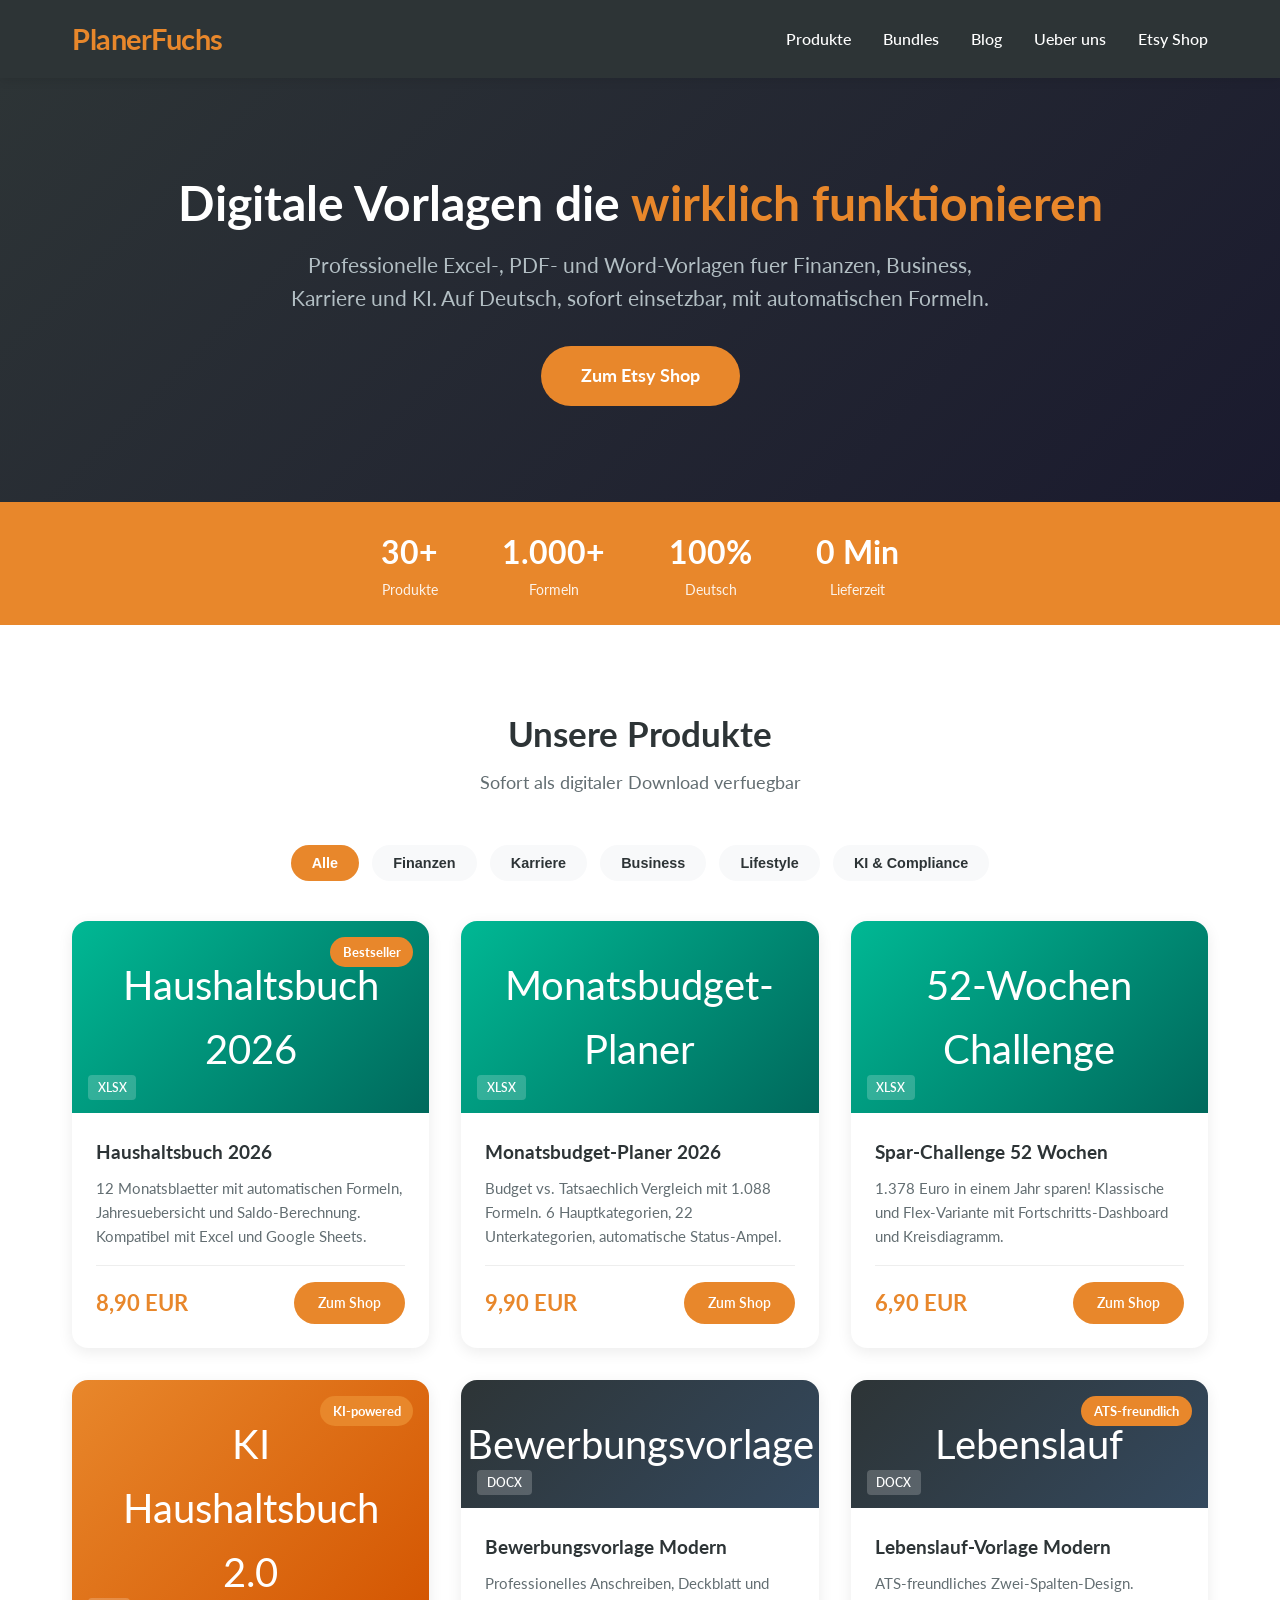
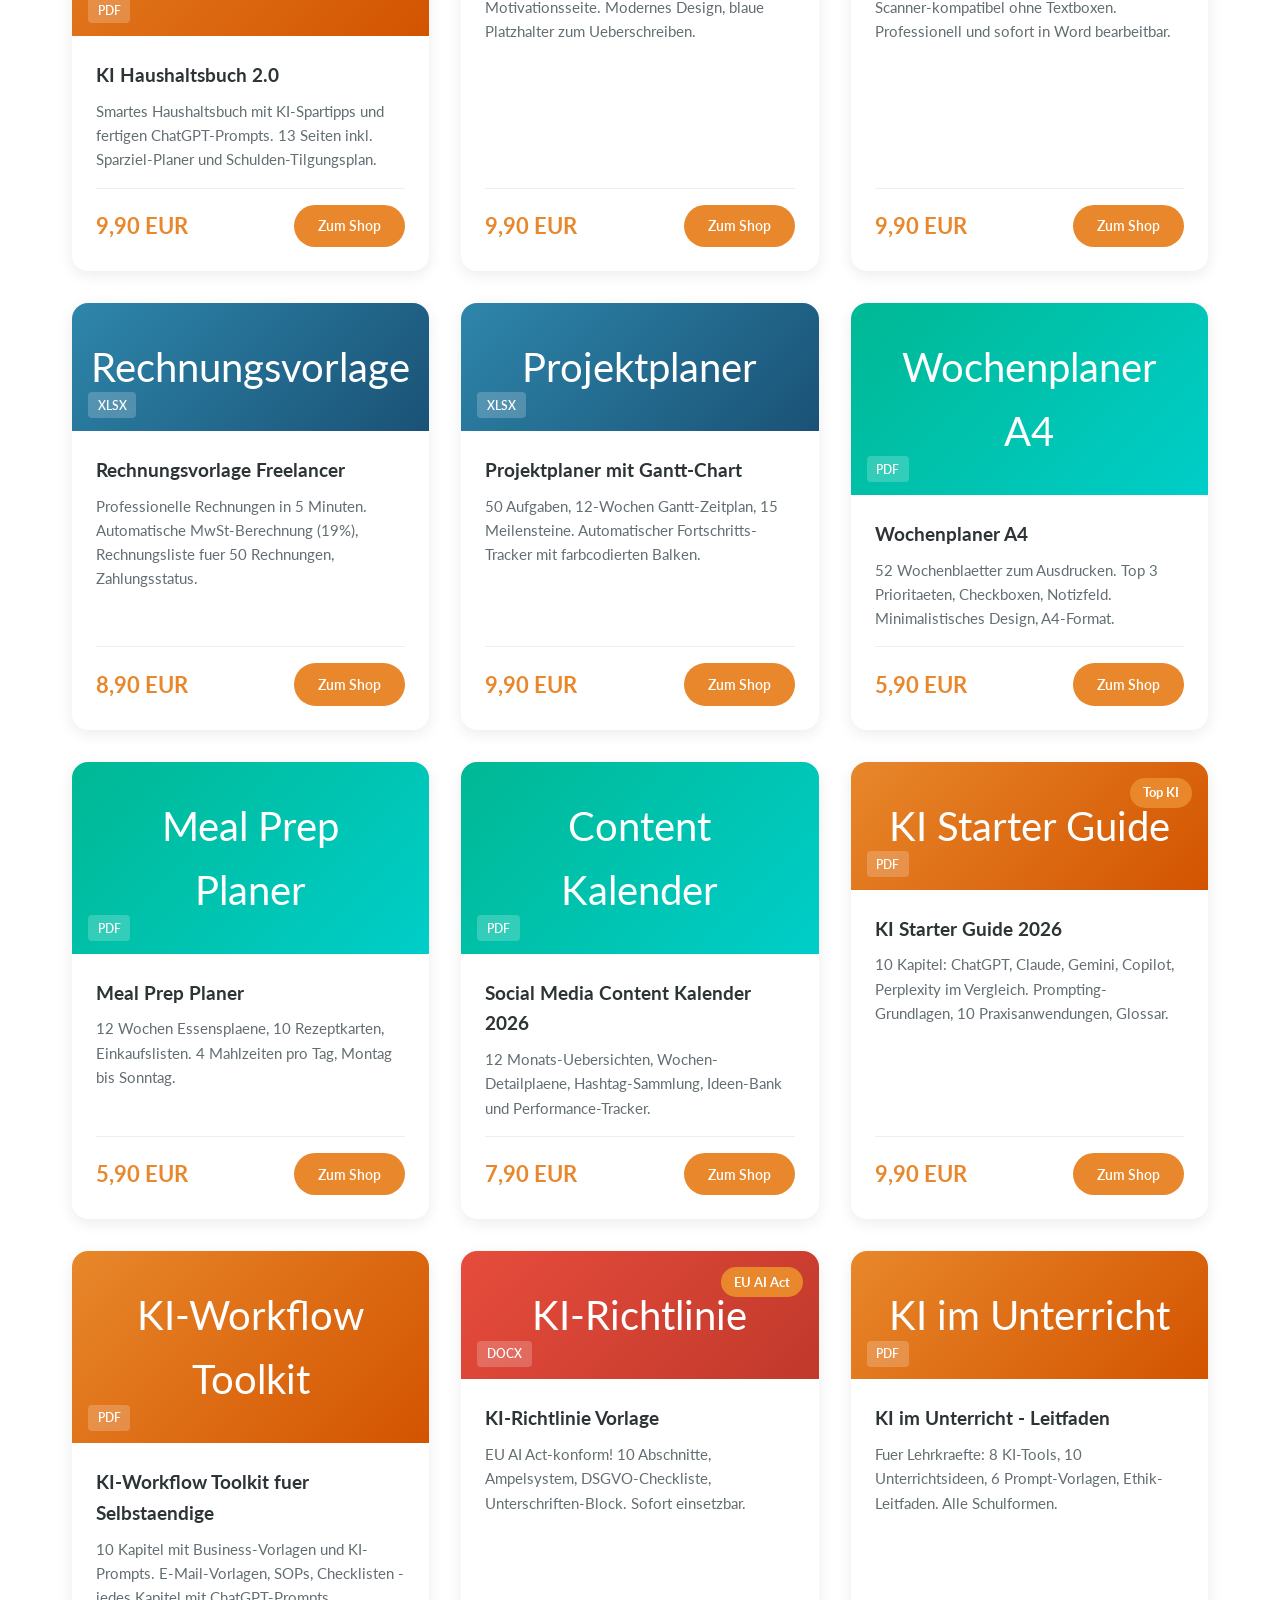
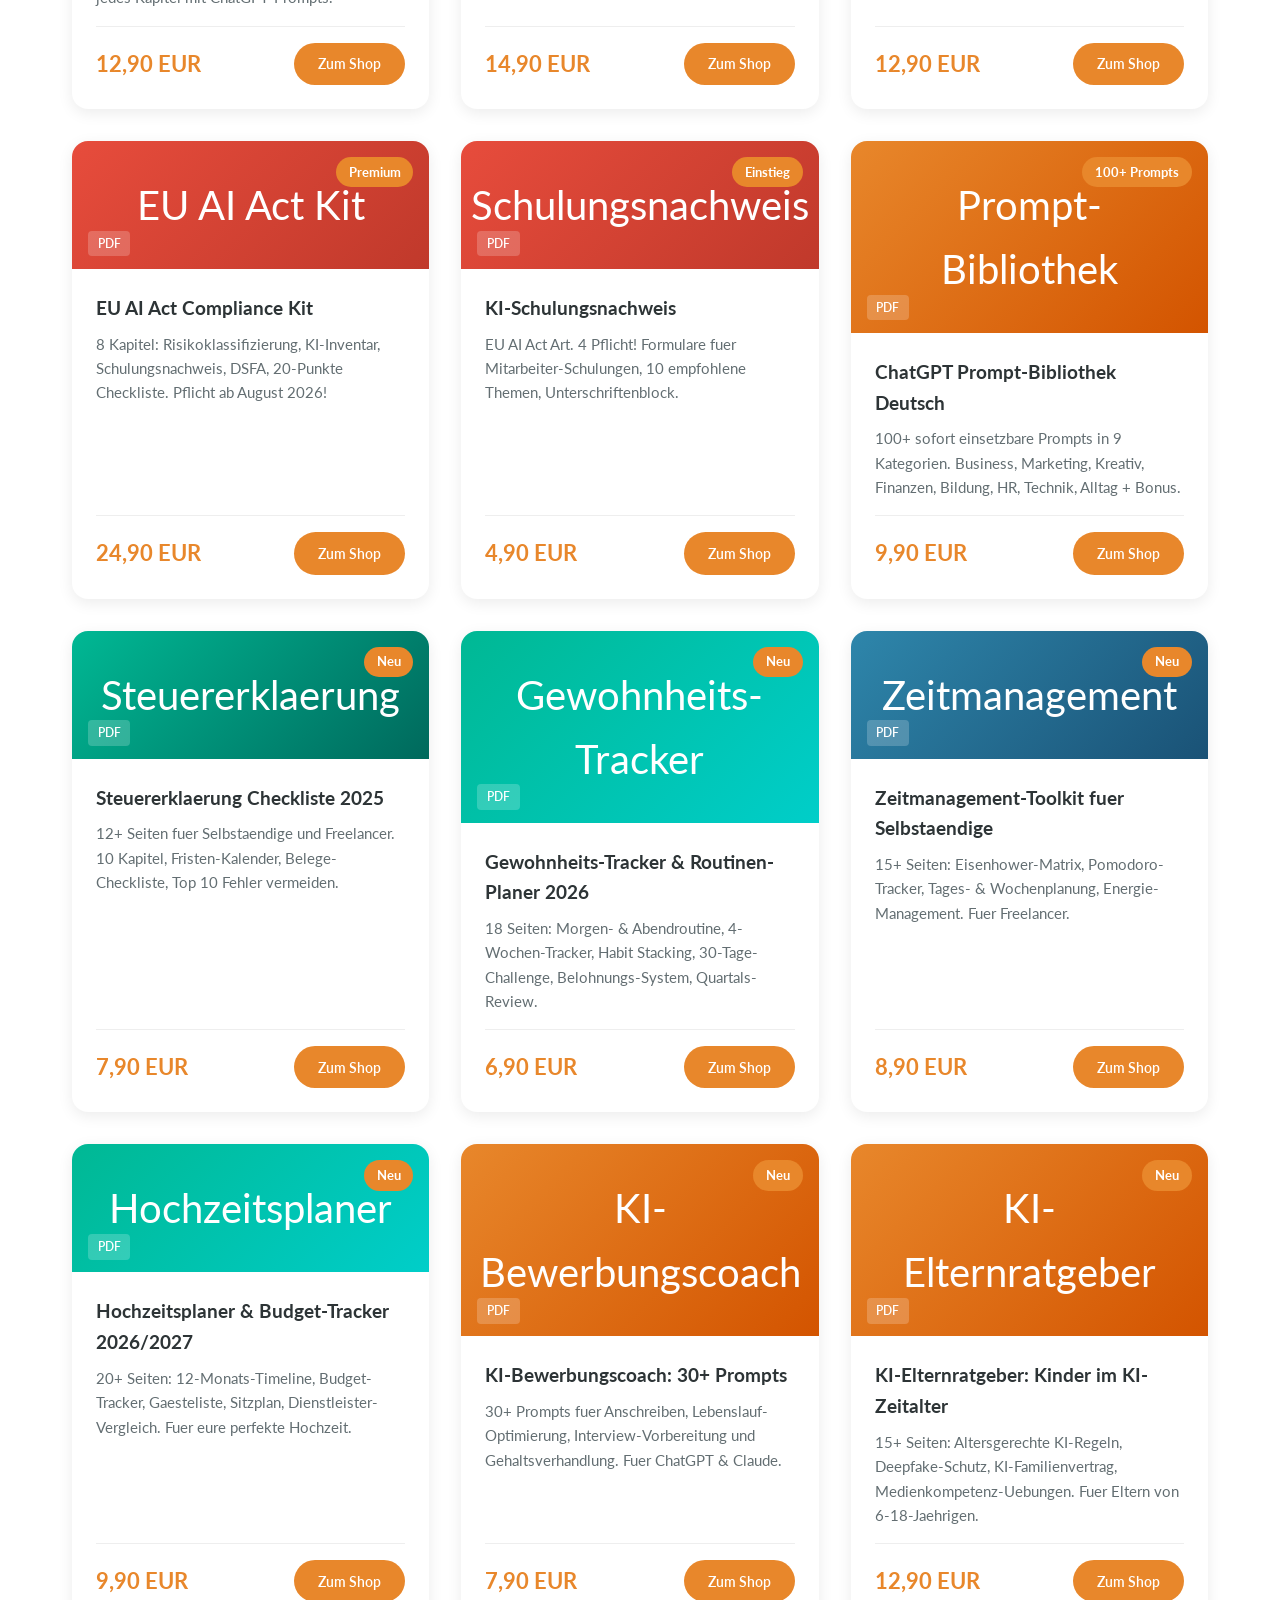
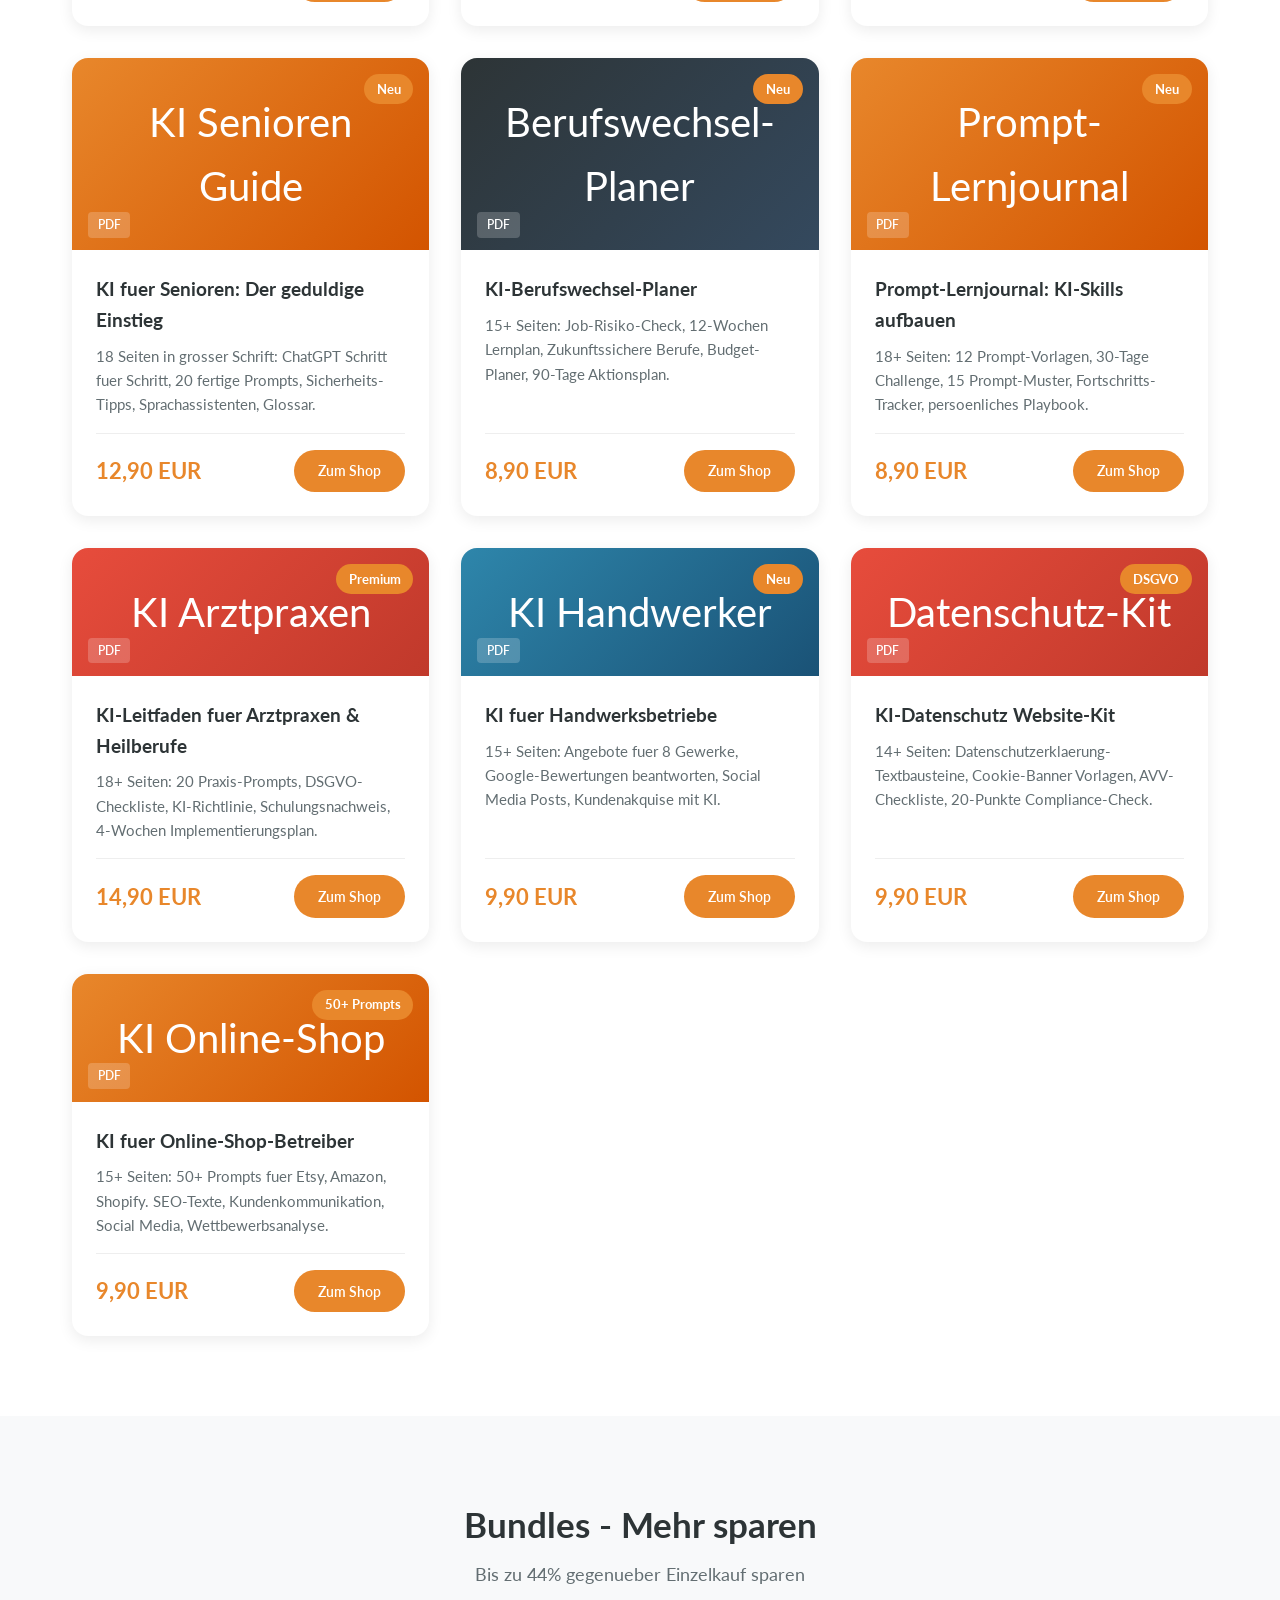
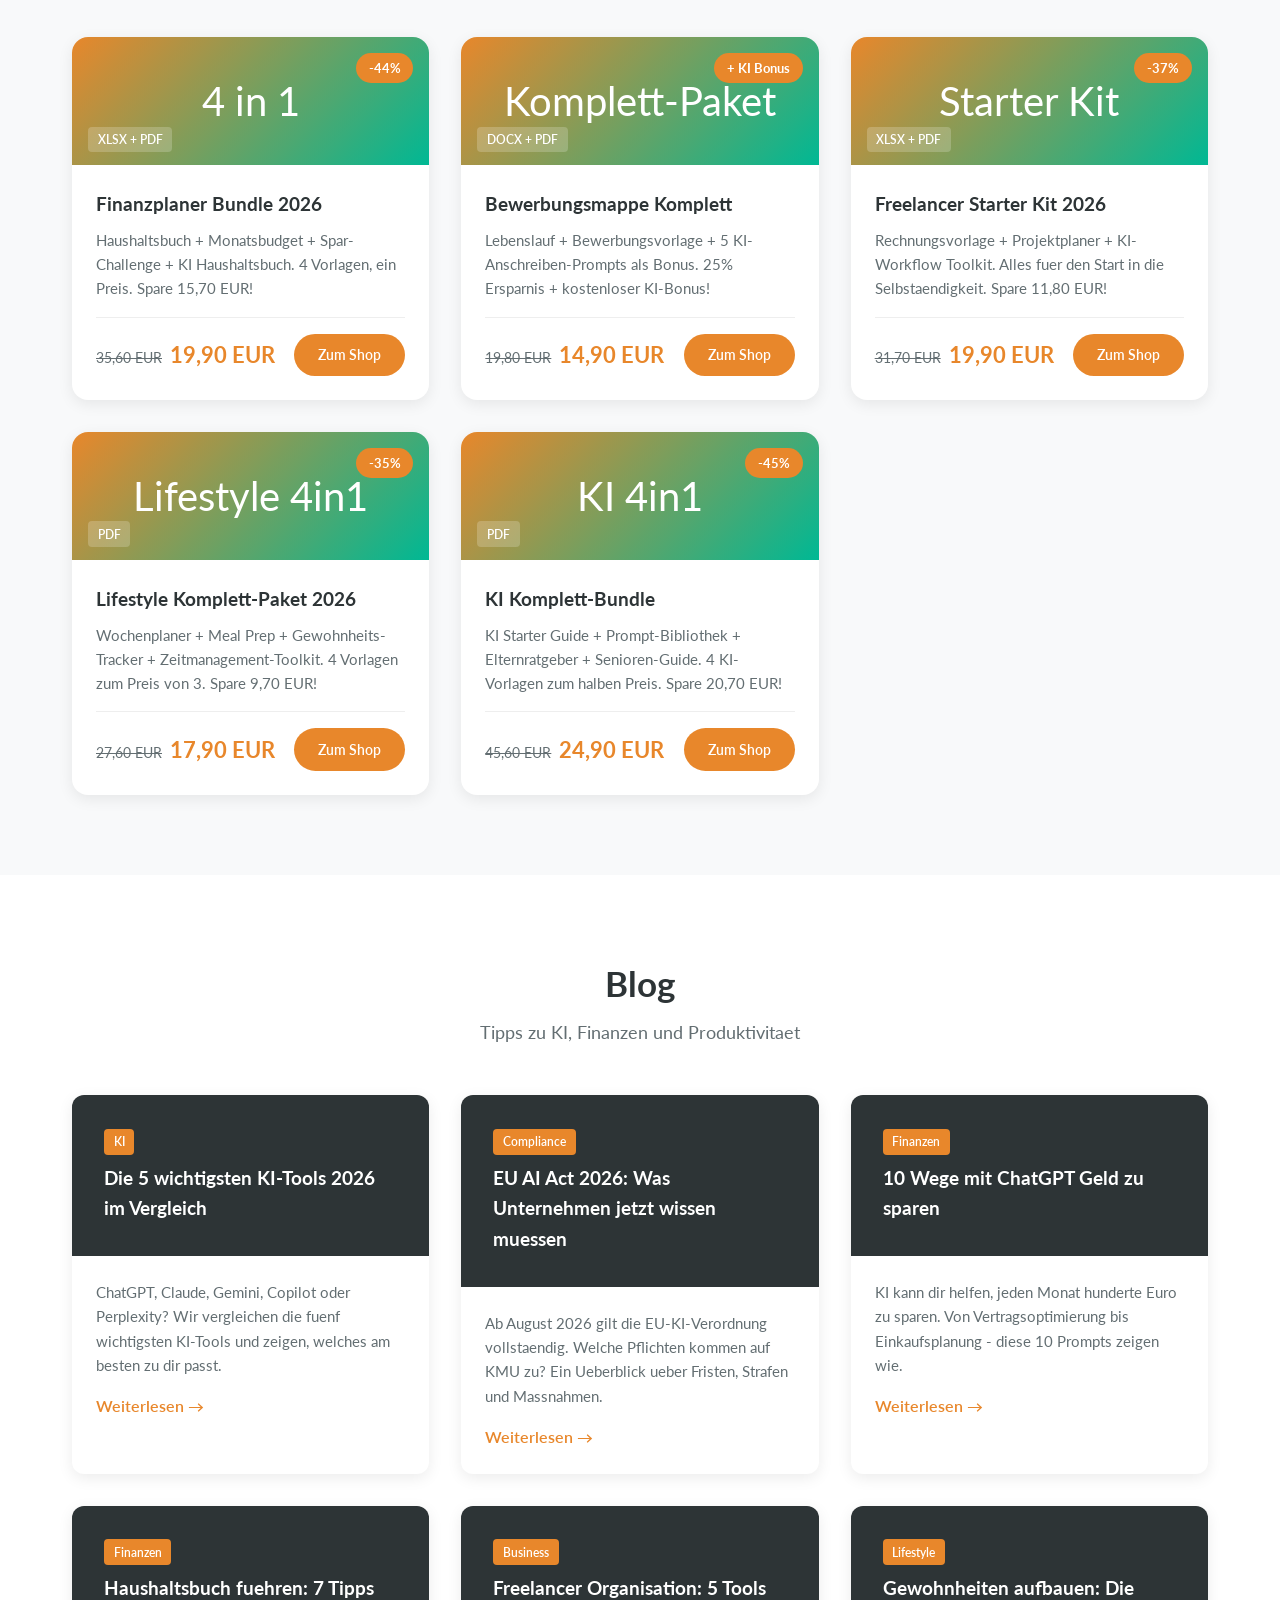
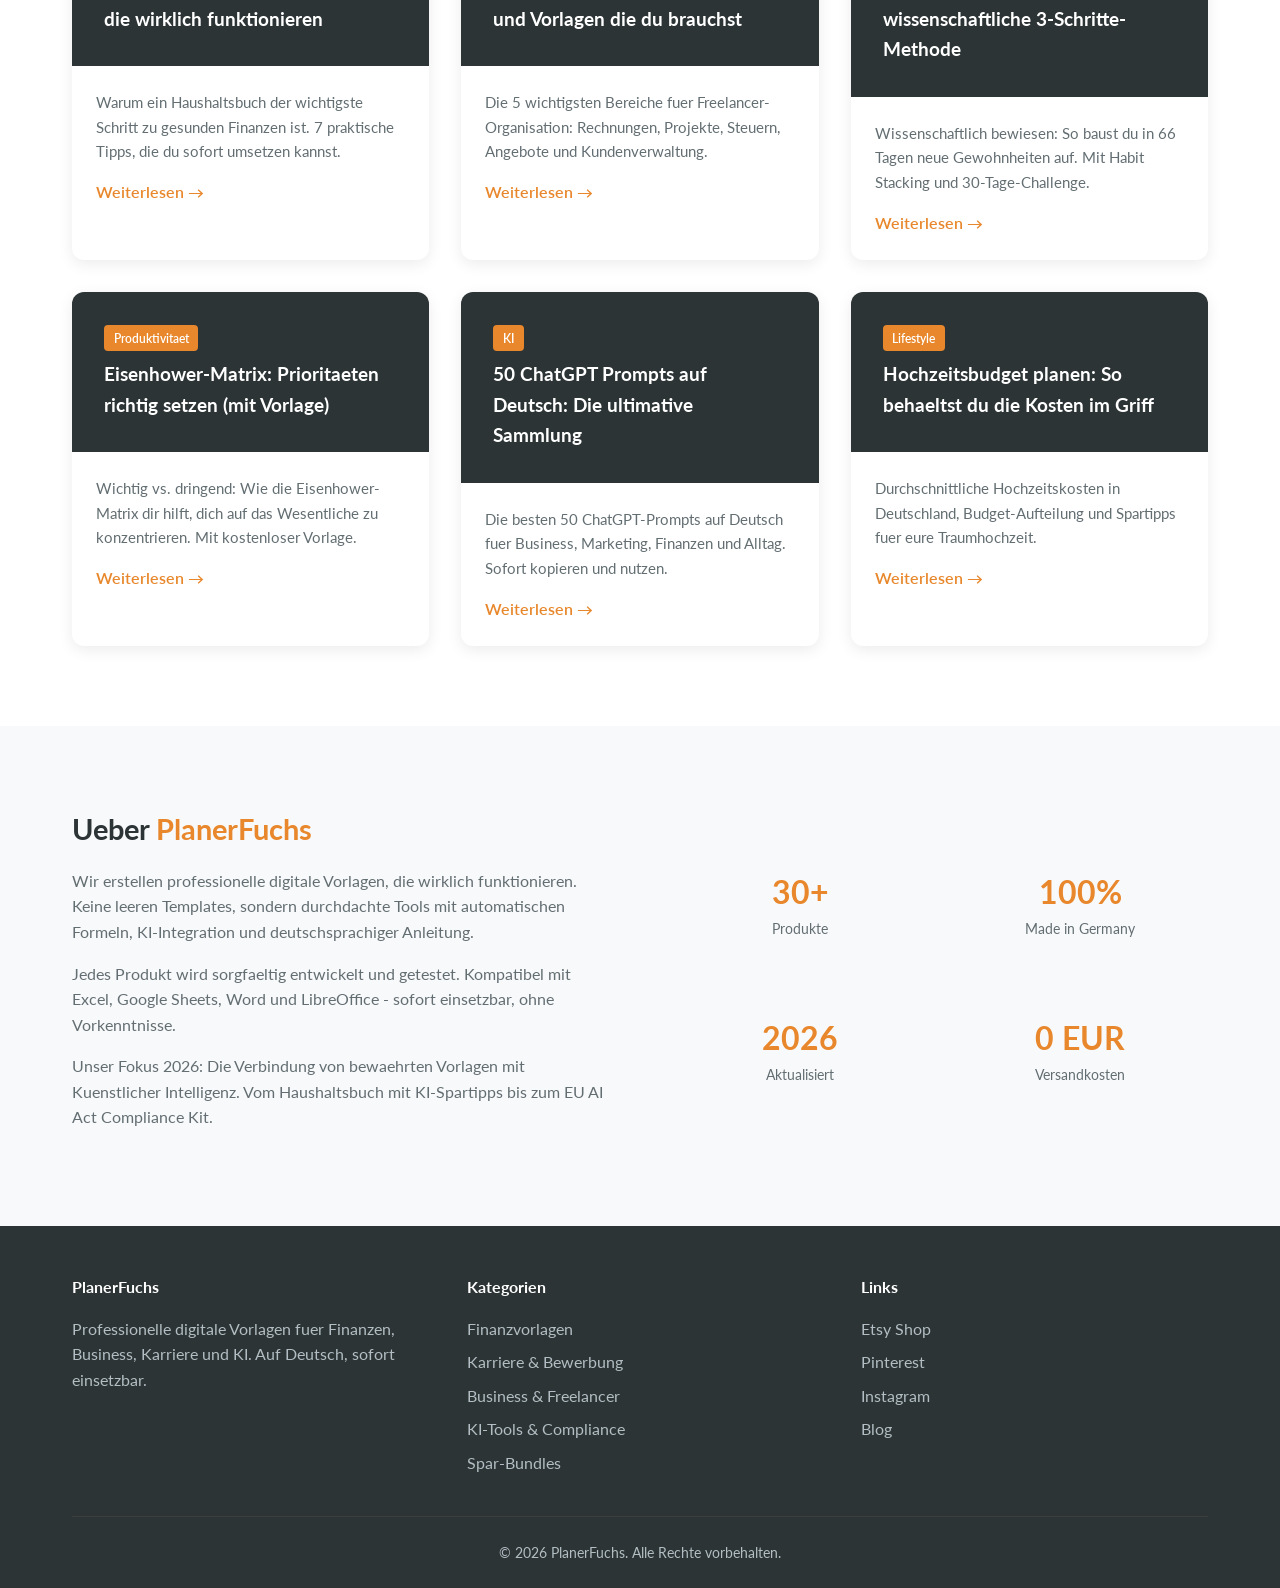
<file: index.html>
<!DOCTYPE html>
<html lang="de">
<head>
  <meta charset="UTF-8">
  <meta name="viewport" content="width=device-width, initial-scale=1.0">
  <title>PlanerFuchs - Digitale Vorlagen &amp; KI-Tools | Etsy Shop</title>
  <meta name="description" content="PlanerFuchs: Professionelle digitale Vorlagen fuer Finanzen, Business, Karriere und KI. Excel, PDF und Word Vorlagen auf Deutsch. Sofort-Download auf Etsy.">
  <meta name="keywords" content="PlanerFuchs, digitale Vorlagen, Excel Vorlagen, PDF Planer, KI Tools, Haushaltsbuch, Etsy Shop, deutsche Vorlagen">
  <meta name="author" content="PlanerFuchs">
  <meta property="og:title" content="PlanerFuchs - Digitale Vorlagen &amp; KI-Tools">
  <meta property="og:description" content="Professionelle digitale Vorlagen fuer Finanzen, Business, Karriere und KI. Sofort-Download.">
  <meta property="og:type" content="website">
  <link rel="preconnect" href="https://fonts.googleapis.com">
  <link href="https://fonts.googleapis.com/css2?family=Lato:wght@400;700;900&display=swap" rel="stylesheet">
  <link rel="stylesheet" href="css/style.css">
  <script type="application/ld+json">
  {
    "@context": "https://schema.org",
    "@type": "Organization",
    "name": "PlanerFuchs",
    "description": "Professionelle digitale Vorlagen fuer Finanzen, Business, Karriere und KI. Excel, PDF und Word Vorlagen auf Deutsch.",
    "url": "https://bens-stickerei-crypto.github.io/planerfuchs-website/",
    "sameAs": [
      "https://www.etsy.com/shop/PlanerFuchs",
      "https://www.pinterest.com/planerfuchs",
      "https://www.instagram.com/planerfuchs"
    ],
    "knowsAbout": ["digitale Vorlagen", "Excel Vorlagen", "KI Tools", "Haushaltsbuch", "EU AI Act"],
    "makesOffer": {
      "@type": "AggregateOffer",
      "priceCurrency": "EUR",
      "lowPrice": "3.90",
      "highPrice": "24.90",
      "offerCount": "36"
    }
  }
  </script>
</head>
<body>

<!-- Navigation -->
<nav class="navbar">
  <div class="container">
    <a href="/" class="logo">PlanerFuchs</a>
    <ul class="nav-links">
      <li><a href="#produkte">Produkte</a></li>
      <li><a href="#bundles">Bundles</a></li>
      <li><a href="#blog">Blog</a></li>
      <li><a href="#ueber-uns">Ueber uns</a></li>
      <li><a href="https://www.etsy.com/shop/PlanerFuchs" target="_blank" rel="noopener">Etsy Shop</a></li>
    </ul>
  </div>
</nav>

<!-- Hero -->
<section class="hero">
  <div class="container">
    <h1>Digitale Vorlagen die <span>wirklich funktionieren</span></h1>
    <p>Professionelle Excel-, PDF- und Word-Vorlagen fuer Finanzen, Business, Karriere und KI. Auf Deutsch, sofort einsetzbar, mit automatischen Formeln.</p>
    <a href="https://www.etsy.com/shop/PlanerFuchs" target="_blank" rel="noopener" class="hero-cta">Zum Etsy Shop</a>
  </div>
</section>

<!-- Stats Bar -->
<div class="stats-bar">
  <div class="stats-grid">
    <div class="stat">
      <div class="stat-number">30+</div>
      <div class="stat-label">Produkte</div>
    </div>
    <div class="stat">
      <div class="stat-number">1.000+</div>
      <div class="stat-label">Formeln</div>
    </div>
    <div class="stat">
      <div class="stat-number">100%</div>
      <div class="stat-label">Deutsch</div>
    </div>
    <div class="stat">
      <div class="stat-number">0 Min</div>
      <div class="stat-label">Lieferzeit</div>
    </div>
  </div>
</div>

<!-- Produkte -->
<section class="section" id="produkte">
  <div class="container">
    <h2 class="section-title">Unsere Produkte</h2>
    <p class="section-subtitle">Sofort als digitaler Download verfuegbar</p>

    <div class="filter-bar">
      <button class="filter-btn active" onclick="filterProducts('alle')">Alle</button>
      <button class="filter-btn" onclick="filterProducts('finanzen')">Finanzen</button>
      <button class="filter-btn" onclick="filterProducts('karriere')">Karriere</button>
      <button class="filter-btn" onclick="filterProducts('business')">Business</button>
      <button class="filter-btn" onclick="filterProducts('lifestyle')">Lifestyle</button>
      <button class="filter-btn" onclick="filterProducts('ki')">KI &amp; Compliance</button>
    </div>

    <div class="products-grid" id="productsGrid">

      <!-- FINANZEN -->
      <div class="product-card" data-category="finanzen">
        <div class="product-card__header product-card__header--finance">
          <span class="product-card__badge">Bestseller</span>
          <div class="product-card__icon">Haushaltsbuch 2026</div>
          <span class="product-card__format">XLSX</span>
        </div>
        <div class="product-card__body">
          <h3 class="product-card__title">Haushaltsbuch 2026</h3>
          <p class="product-card__desc">12 Monatsblaetter mit automatischen Formeln, Jahresuebersicht und Saldo-Berechnung. Kompatibel mit Excel und Google Sheets.</p>
          <div class="product-card__footer">
            <span class="product-card__price">8,90 EUR</span>
            <a href="https://www.etsy.com/shop/PlanerFuchs" class="product-card__btn" target="_blank" rel="noopener">Zum Shop</a>
          </div>
        </div>
      </div>

      <div class="product-card" data-category="finanzen">
        <div class="product-card__header product-card__header--finance">
          <div class="product-card__icon">Monatsbudget-Planer</div>
          <span class="product-card__format">XLSX</span>
        </div>
        <div class="product-card__body">
          <h3 class="product-card__title">Monatsbudget-Planer 2026</h3>
          <p class="product-card__desc">Budget vs. Tatsaechlich Vergleich mit 1.088 Formeln. 6 Hauptkategorien, 22 Unterkategorien, automatische Status-Ampel.</p>
          <div class="product-card__footer">
            <span class="product-card__price">9,90 EUR</span>
            <a href="https://www.etsy.com/shop/PlanerFuchs" class="product-card__btn" target="_blank" rel="noopener">Zum Shop</a>
          </div>
        </div>
      </div>

      <div class="product-card" data-category="finanzen">
        <div class="product-card__header product-card__header--finance">
          <div class="product-card__icon">52-Wochen Challenge</div>
          <span class="product-card__format">XLSX</span>
        </div>
        <div class="product-card__body">
          <h3 class="product-card__title">Spar-Challenge 52 Wochen</h3>
          <p class="product-card__desc">1.378 Euro in einem Jahr sparen! Klassische und Flex-Variante mit Fortschritts-Dashboard und Kreisdiagramm.</p>
          <div class="product-card__footer">
            <span class="product-card__price">6,90 EUR</span>
            <a href="https://www.etsy.com/shop/PlanerFuchs" class="product-card__btn" target="_blank" rel="noopener">Zum Shop</a>
          </div>
        </div>
      </div>

      <div class="product-card" data-category="finanzen ki">
        <div class="product-card__header product-card__header--ki">
          <span class="product-card__badge">KI-powered</span>
          <div class="product-card__icon">KI Haushaltsbuch 2.0</div>
          <span class="product-card__format">PDF</span>
        </div>
        <div class="product-card__body">
          <h3 class="product-card__title">KI Haushaltsbuch 2.0</h3>
          <p class="product-card__desc">Smartes Haushaltsbuch mit KI-Spartipps und fertigen ChatGPT-Prompts. 13 Seiten inkl. Sparziel-Planer und Schulden-Tilgungsplan.</p>
          <div class="product-card__footer">
            <span class="product-card__price">9,90 EUR</span>
            <a href="https://www.etsy.com/shop/PlanerFuchs" class="product-card__btn" target="_blank" rel="noopener">Zum Shop</a>
          </div>
        </div>
      </div>

      <!-- KARRIERE -->
      <div class="product-card" data-category="karriere">
        <div class="product-card__header product-card__header--career">
          <div class="product-card__icon">Bewerbungsvorlage</div>
          <span class="product-card__format">DOCX</span>
        </div>
        <div class="product-card__body">
          <h3 class="product-card__title">Bewerbungsvorlage Modern</h3>
          <p class="product-card__desc">Professionelles Anschreiben, Deckblatt und Motivationsseite. Modernes Design, blaue Platzhalter zum Ueberschreiben.</p>
          <div class="product-card__footer">
            <span class="product-card__price">9,90 EUR</span>
            <a href="https://www.etsy.com/shop/PlanerFuchs" class="product-card__btn" target="_blank" rel="noopener">Zum Shop</a>
          </div>
        </div>
      </div>

      <div class="product-card" data-category="karriere">
        <div class="product-card__header product-card__header--career">
          <span class="product-card__badge">ATS-freundlich</span>
          <div class="product-card__icon">Lebenslauf</div>
          <span class="product-card__format">DOCX</span>
        </div>
        <div class="product-card__body">
          <h3 class="product-card__title">Lebenslauf-Vorlage Modern</h3>
          <p class="product-card__desc">ATS-freundliches Zwei-Spalten-Design. Scanner-kompatibel ohne Textboxen. Professionell und sofort in Word bearbeitbar.</p>
          <div class="product-card__footer">
            <span class="product-card__price">9,90 EUR</span>
            <a href="https://www.etsy.com/shop/PlanerFuchs" class="product-card__btn" target="_blank" rel="noopener">Zum Shop</a>
          </div>
        </div>
      </div>

      <!-- BUSINESS -->
      <div class="product-card" data-category="business">
        <div class="product-card__header product-card__header--business">
          <div class="product-card__icon">Rechnungsvorlage</div>
          <span class="product-card__format">XLSX</span>
        </div>
        <div class="product-card__body">
          <h3 class="product-card__title">Rechnungsvorlage Freelancer</h3>
          <p class="product-card__desc">Professionelle Rechnungen in 5 Minuten. Automatische MwSt-Berechnung (19%), Rechnungsliste fuer 50 Rechnungen, Zahlungsstatus.</p>
          <div class="product-card__footer">
            <span class="product-card__price">8,90 EUR</span>
            <a href="https://www.etsy.com/shop/PlanerFuchs" class="product-card__btn" target="_blank" rel="noopener">Zum Shop</a>
          </div>
        </div>
      </div>

      <div class="product-card" data-category="business">
        <div class="product-card__header product-card__header--business">
          <div class="product-card__icon">Projektplaner</div>
          <span class="product-card__format">XLSX</span>
        </div>
        <div class="product-card__body">
          <h3 class="product-card__title">Projektplaner mit Gantt-Chart</h3>
          <p class="product-card__desc">50 Aufgaben, 12-Wochen Gantt-Zeitplan, 15 Meilensteine. Automatischer Fortschritts-Tracker mit farbcodierten Balken.</p>
          <div class="product-card__footer">
            <span class="product-card__price">9,90 EUR</span>
            <a href="https://www.etsy.com/shop/PlanerFuchs" class="product-card__btn" target="_blank" rel="noopener">Zum Shop</a>
          </div>
        </div>
      </div>

      <!-- LIFESTYLE -->
      <div class="product-card" data-category="lifestyle">
        <div class="product-card__header product-card__header--lifestyle">
          <div class="product-card__icon">Wochenplaner A4</div>
          <span class="product-card__format">PDF</span>
        </div>
        <div class="product-card__body">
          <h3 class="product-card__title">Wochenplaner A4</h3>
          <p class="product-card__desc">52 Wochenblaetter zum Ausdrucken. Top 3 Prioritaeten, Checkboxen, Notizfeld. Minimalistisches Design, A4-Format.</p>
          <div class="product-card__footer">
            <span class="product-card__price">5,90 EUR</span>
            <a href="https://www.etsy.com/shop/PlanerFuchs" class="product-card__btn" target="_blank" rel="noopener">Zum Shop</a>
          </div>
        </div>
      </div>

      <div class="product-card" data-category="lifestyle">
        <div class="product-card__header product-card__header--lifestyle">
          <div class="product-card__icon">Meal Prep Planer</div>
          <span class="product-card__format">PDF</span>
        </div>
        <div class="product-card__body">
          <h3 class="product-card__title">Meal Prep Planer</h3>
          <p class="product-card__desc">12 Wochen Essensplaene, 10 Rezeptkarten, Einkaufslisten. 4 Mahlzeiten pro Tag, Montag bis Sonntag.</p>
          <div class="product-card__footer">
            <span class="product-card__price">5,90 EUR</span>
            <a href="https://www.etsy.com/shop/PlanerFuchs" class="product-card__btn" target="_blank" rel="noopener">Zum Shop</a>
          </div>
        </div>
      </div>

      <div class="product-card" data-category="lifestyle business">
        <div class="product-card__header product-card__header--lifestyle">
          <div class="product-card__icon">Content Kalender</div>
          <span class="product-card__format">PDF</span>
        </div>
        <div class="product-card__body">
          <h3 class="product-card__title">Social Media Content Kalender 2026</h3>
          <p class="product-card__desc">12 Monats-Uebersichten, Wochen-Detailplaene, Hashtag-Sammlung, Ideen-Bank und Performance-Tracker.</p>
          <div class="product-card__footer">
            <span class="product-card__price">7,90 EUR</span>
            <a href="https://www.etsy.com/shop/PlanerFuchs" class="product-card__btn" target="_blank" rel="noopener">Zum Shop</a>
          </div>
        </div>
      </div>

      <!-- KI PRODUKTE -->
      <div class="product-card" data-category="ki">
        <div class="product-card__header product-card__header--ki">
          <span class="product-card__badge">Top KI</span>
          <div class="product-card__icon">KI Starter Guide</div>
          <span class="product-card__format">PDF</span>
        </div>
        <div class="product-card__body">
          <h3 class="product-card__title">KI Starter Guide 2026</h3>
          <p class="product-card__desc">10 Kapitel: ChatGPT, Claude, Gemini, Copilot, Perplexity im Vergleich. Prompting-Grundlagen, 10 Praxisanwendungen, Glossar.</p>
          <div class="product-card__footer">
            <span class="product-card__price">9,90 EUR</span>
            <a href="https://www.etsy.com/shop/PlanerFuchs" class="product-card__btn" target="_blank" rel="noopener">Zum Shop</a>
          </div>
        </div>
      </div>

      <div class="product-card" data-category="ki business">
        <div class="product-card__header product-card__header--ki">
          <div class="product-card__icon">KI-Workflow Toolkit</div>
          <span class="product-card__format">PDF</span>
        </div>
        <div class="product-card__body">
          <h3 class="product-card__title">KI-Workflow Toolkit fuer Selbstaendige</h3>
          <p class="product-card__desc">10 Kapitel mit Business-Vorlagen und KI-Prompts. E-Mail-Vorlagen, SOPs, Checklisten - jedes Kapitel mit ChatGPT-Prompts.</p>
          <div class="product-card__footer">
            <span class="product-card__price">12,90 EUR</span>
            <a href="https://www.etsy.com/shop/PlanerFuchs" class="product-card__btn" target="_blank" rel="noopener">Zum Shop</a>
          </div>
        </div>
      </div>

      <div class="product-card" data-category="ki">
        <div class="product-card__header product-card__header--compliance">
          <span class="product-card__badge">EU AI Act</span>
          <div class="product-card__icon">KI-Richtlinie</div>
          <span class="product-card__format">DOCX</span>
        </div>
        <div class="product-card__body">
          <h3 class="product-card__title">KI-Richtlinie Vorlage</h3>
          <p class="product-card__desc">EU AI Act-konform! 10 Abschnitte, Ampelsystem, DSGVO-Checkliste, Unterschriften-Block. Sofort einsetzbar.</p>
          <div class="product-card__footer">
            <span class="product-card__price">14,90 EUR</span>
            <a href="https://www.etsy.com/shop/PlanerFuchs" class="product-card__btn" target="_blank" rel="noopener">Zum Shop</a>
          </div>
        </div>
      </div>

      <div class="product-card" data-category="ki">
        <div class="product-card__header product-card__header--ki">
          <div class="product-card__icon">KI im Unterricht</div>
          <span class="product-card__format">PDF</span>
        </div>
        <div class="product-card__body">
          <h3 class="product-card__title">KI im Unterricht - Leitfaden</h3>
          <p class="product-card__desc">Fuer Lehrkraefte: 8 KI-Tools, 10 Unterrichtsideen, 6 Prompt-Vorlagen, Ethik-Leitfaden. Alle Schulformen.</p>
          <div class="product-card__footer">
            <span class="product-card__price">12,90 EUR</span>
            <a href="https://www.etsy.com/shop/PlanerFuchs" class="product-card__btn" target="_blank" rel="noopener">Zum Shop</a>
          </div>
        </div>
      </div>

      <div class="product-card" data-category="ki">
        <div class="product-card__header product-card__header--compliance">
          <span class="product-card__badge">Premium</span>
          <div class="product-card__icon">EU AI Act Kit</div>
          <span class="product-card__format">PDF</span>
        </div>
        <div class="product-card__body">
          <h3 class="product-card__title">EU AI Act Compliance Kit</h3>
          <p class="product-card__desc">8 Kapitel: Risikoklassifizierung, KI-Inventar, Schulungsnachweis, DSFA, 20-Punkte Checkliste. Pflicht ab August 2026!</p>
          <div class="product-card__footer">
            <span class="product-card__price">24,90 EUR</span>
            <a href="https://www.etsy.com/shop/PlanerFuchs" class="product-card__btn" target="_blank" rel="noopener">Zum Shop</a>
          </div>
        </div>
      </div>

      <div class="product-card" data-category="ki">
        <div class="product-card__header product-card__header--compliance">
          <span class="product-card__badge">Einstieg</span>
          <div class="product-card__icon">Schulungsnachweis</div>
          <span class="product-card__format">PDF</span>
        </div>
        <div class="product-card__body">
          <h3 class="product-card__title">KI-Schulungsnachweis</h3>
          <p class="product-card__desc">EU AI Act Art. 4 Pflicht! Formulare fuer Mitarbeiter-Schulungen, 10 empfohlene Themen, Unterschriftenblock.</p>
          <div class="product-card__footer">
            <span class="product-card__price">4,90 EUR</span>
            <a href="https://www.etsy.com/shop/PlanerFuchs" class="product-card__btn" target="_blank" rel="noopener">Zum Shop</a>
          </div>
        </div>
      </div>

      <div class="product-card" data-category="ki">
        <div class="product-card__header product-card__header--ki">
          <span class="product-card__badge">100+ Prompts</span>
          <div class="product-card__icon">Prompt-Bibliothek</div>
          <span class="product-card__format">PDF</span>
        </div>
        <div class="product-card__body">
          <h3 class="product-card__title">ChatGPT Prompt-Bibliothek Deutsch</h3>
          <p class="product-card__desc">100+ sofort einsetzbare Prompts in 9 Kategorien. Business, Marketing, Kreativ, Finanzen, Bildung, HR, Technik, Alltag + Bonus.</p>
          <div class="product-card__footer">
            <span class="product-card__price">9,90 EUR</span>
            <a href="https://www.etsy.com/shop/PlanerFuchs" class="product-card__btn" target="_blank" rel="noopener">Zum Shop</a>
          </div>
        </div>
      </div>

      <!-- NEUE PRODUKTE -->
      <div class="product-card" data-category="finanzen">
        <div class="product-card__header product-card__header--finance">
          <span class="product-card__badge">Neu</span>
          <div class="product-card__icon">Steuererklaerung</div>
          <span class="product-card__format">PDF</span>
        </div>
        <div class="product-card__body">
          <h3 class="product-card__title">Steuererklaerung Checkliste 2025</h3>
          <p class="product-card__desc">12+ Seiten fuer Selbstaendige und Freelancer. 10 Kapitel, Fristen-Kalender, Belege-Checkliste, Top 10 Fehler vermeiden.</p>
          <div class="product-card__footer">
            <span class="product-card__price">7,90 EUR</span>
            <a href="https://www.etsy.com/shop/PlanerFuchs" class="product-card__btn" target="_blank" rel="noopener">Zum Shop</a>
          </div>
        </div>
      </div>

      <div class="product-card" data-category="lifestyle">
        <div class="product-card__header product-card__header--lifestyle">
          <span class="product-card__badge">Neu</span>
          <div class="product-card__icon">Gewohnheits-Tracker</div>
          <span class="product-card__format">PDF</span>
        </div>
        <div class="product-card__body">
          <h3 class="product-card__title">Gewohnheits-Tracker & Routinen-Planer 2026</h3>
          <p class="product-card__desc">18 Seiten: Morgen- & Abendroutine, 4-Wochen-Tracker, Habit Stacking, 30-Tage-Challenge, Belohnungs-System, Quartals-Review.</p>
          <div class="product-card__footer">
            <span class="product-card__price">6,90 EUR</span>
            <a href="https://www.etsy.com/shop/PlanerFuchs" class="product-card__btn" target="_blank" rel="noopener">Zum Shop</a>
          </div>
        </div>
      </div>

      <div class="product-card" data-category="business">
        <div class="product-card__header product-card__header--business">
          <span class="product-card__badge">Neu</span>
          <div class="product-card__icon">Zeitmanagement</div>
          <span class="product-card__format">PDF</span>
        </div>
        <div class="product-card__body">
          <h3 class="product-card__title">Zeitmanagement-Toolkit fuer Selbstaendige</h3>
          <p class="product-card__desc">15+ Seiten: Eisenhower-Matrix, Pomodoro-Tracker, Tages- & Wochenplanung, Energie-Management. Fuer Freelancer.</p>
          <div class="product-card__footer">
            <span class="product-card__price">8,90 EUR</span>
            <a href="https://www.etsy.com/shop/PlanerFuchs" class="product-card__btn" target="_blank" rel="noopener">Zum Shop</a>
          </div>
        </div>
      </div>

      <div class="product-card" data-category="lifestyle">
        <div class="product-card__header product-card__header--lifestyle">
          <span class="product-card__badge">Neu</span>
          <div class="product-card__icon">Hochzeitsplaner</div>
          <span class="product-card__format">PDF</span>
        </div>
        <div class="product-card__body">
          <h3 class="product-card__title">Hochzeitsplaner & Budget-Tracker 2026/2027</h3>
          <p class="product-card__desc">20+ Seiten: 12-Monats-Timeline, Budget-Tracker, Gaesteliste, Sitzplan, Dienstleister-Vergleich. Fuer eure perfekte Hochzeit.</p>
          <div class="product-card__footer">
            <span class="product-card__price">9,90 EUR</span>
            <a href="https://www.etsy.com/shop/PlanerFuchs" class="product-card__btn" target="_blank" rel="noopener">Zum Shop</a>
          </div>
        </div>
      </div>

      <div class="product-card" data-category="karriere ki">
        <div class="product-card__header product-card__header--ki">
          <span class="product-card__badge">Neu</span>
          <div class="product-card__icon">KI-Bewerbungscoach</div>
          <span class="product-card__format">PDF</span>
        </div>
        <div class="product-card__body">
          <h3 class="product-card__title">KI-Bewerbungscoach: 30+ Prompts</h3>
          <p class="product-card__desc">30+ Prompts fuer Anschreiben, Lebenslauf-Optimierung, Interview-Vorbereitung und Gehaltsverhandlung. Fuer ChatGPT & Claude.</p>
          <div class="product-card__footer">
            <span class="product-card__price">7,90 EUR</span>
            <a href="https://www.etsy.com/shop/PlanerFuchs" class="product-card__btn" target="_blank" rel="noopener">Zum Shop</a>
          </div>
        </div>
      </div>

      <!-- P24 KI-Elternratgeber -->
      <div class="product-card" data-category="ki lifestyle">
        <div class="product-card__header product-card__header--ki">
          <span class="product-card__badge">Neu</span>
          <div class="product-card__icon">KI-Elternratgeber</div>
          <span class="product-card__format">PDF</span>
        </div>
        <div class="product-card__body">
          <h3 class="product-card__title">KI-Elternratgeber: Kinder im KI-Zeitalter</h3>
          <p class="product-card__desc">15+ Seiten: Altersgerechte KI-Regeln, Deepfake-Schutz, KI-Familienvertrag, Medienkompetenz-Uebungen. Fuer Eltern von 6-18-Jaehrigen.</p>
          <div class="product-card__footer">
            <span class="product-card__price">12,90 EUR</span>
            <a href="https://www.etsy.com/shop/PlanerFuchs" class="product-card__btn" target="_blank" rel="noopener">Zum Shop</a>
          </div>
        </div>
      </div>

      <!-- P25 KI Senioren Guide -->
      <div class="product-card" data-category="ki">
        <div class="product-card__header product-card__header--ki">
          <span class="product-card__badge">Neu</span>
          <div class="product-card__icon">KI Senioren Guide</div>
          <span class="product-card__format">PDF</span>
        </div>
        <div class="product-card__body">
          <h3 class="product-card__title">KI fuer Senioren: Der geduldige Einstieg</h3>
          <p class="product-card__desc">18 Seiten in grosser Schrift: ChatGPT Schritt fuer Schritt, 20 fertige Prompts, Sicherheits-Tipps, Sprachassistenten, Glossar.</p>
          <div class="product-card__footer">
            <span class="product-card__price">12,90 EUR</span>
            <a href="https://www.etsy.com/shop/PlanerFuchs" class="product-card__btn" target="_blank" rel="noopener">Zum Shop</a>
          </div>
        </div>
      </div>

      <!-- P26 KI-Berufswechsel-Planer -->
      <div class="product-card" data-category="karriere ki">
        <div class="product-card__header product-card__header--career">
          <span class="product-card__badge">Neu</span>
          <div class="product-card__icon">Berufswechsel-Planer</div>
          <span class="product-card__format">PDF</span>
        </div>
        <div class="product-card__body">
          <h3 class="product-card__title">KI-Berufswechsel-Planer</h3>
          <p class="product-card__desc">15+ Seiten: Job-Risiko-Check, 12-Wochen Lernplan, Zukunftssichere Berufe, Budget-Planer, 90-Tage Aktionsplan.</p>
          <div class="product-card__footer">
            <span class="product-card__price">8,90 EUR</span>
            <a href="https://www.etsy.com/shop/PlanerFuchs" class="product-card__btn" target="_blank" rel="noopener">Zum Shop</a>
          </div>
        </div>
      </div>

      <!-- P27 Prompt-Lernjournal -->
      <div class="product-card" data-category="ki">
        <div class="product-card__header product-card__header--ki">
          <span class="product-card__badge">Neu</span>
          <div class="product-card__icon">Prompt-Lernjournal</div>
          <span class="product-card__format">PDF</span>
        </div>
        <div class="product-card__body">
          <h3 class="product-card__title">Prompt-Lernjournal: KI-Skills aufbauen</h3>
          <p class="product-card__desc">18+ Seiten: 12 Prompt-Vorlagen, 30-Tage Challenge, 15 Prompt-Muster, Fortschritts-Tracker, persoenliches Playbook.</p>
          <div class="product-card__footer">
            <span class="product-card__price">8,90 EUR</span>
            <a href="https://www.etsy.com/shop/PlanerFuchs" class="product-card__btn" target="_blank" rel="noopener">Zum Shop</a>
          </div>
        </div>
      </div>

      <!-- P28 KI Arztpraxen -->
      <div class="product-card" data-category="ki business">
        <div class="product-card__header product-card__header--compliance">
          <span class="product-card__badge">Premium</span>
          <div class="product-card__icon">KI Arztpraxen</div>
          <span class="product-card__format">PDF</span>
        </div>
        <div class="product-card__body">
          <h3 class="product-card__title">KI-Leitfaden fuer Arztpraxen & Heilberufe</h3>
          <p class="product-card__desc">18+ Seiten: 20 Praxis-Prompts, DSGVO-Checkliste, KI-Richtlinie, Schulungsnachweis, 4-Wochen Implementierungsplan.</p>
          <div class="product-card__footer">
            <span class="product-card__price">14,90 EUR</span>
            <a href="https://www.etsy.com/shop/PlanerFuchs" class="product-card__btn" target="_blank" rel="noopener">Zum Shop</a>
          </div>
        </div>
      </div>

      <!-- P29 KI Handwerker -->
      <div class="product-card" data-category="ki business">
        <div class="product-card__header product-card__header--business">
          <span class="product-card__badge">Neu</span>
          <div class="product-card__icon">KI Handwerker</div>
          <span class="product-card__format">PDF</span>
        </div>
        <div class="product-card__body">
          <h3 class="product-card__title">KI fuer Handwerksbetriebe</h3>
          <p class="product-card__desc">15+ Seiten: Angebote fuer 8 Gewerke, Google-Bewertungen beantworten, Social Media Posts, Kundenakquise mit KI.</p>
          <div class="product-card__footer">
            <span class="product-card__price">9,90 EUR</span>
            <a href="https://www.etsy.com/shop/PlanerFuchs" class="product-card__btn" target="_blank" rel="noopener">Zum Shop</a>
          </div>
        </div>
      </div>

      <!-- P30 KI Datenschutz Website -->
      <div class="product-card" data-category="ki">
        <div class="product-card__header product-card__header--compliance">
          <span class="product-card__badge">DSGVO</span>
          <div class="product-card__icon">Datenschutz-Kit</div>
          <span class="product-card__format">PDF</span>
        </div>
        <div class="product-card__body">
          <h3 class="product-card__title">KI-Datenschutz Website-Kit</h3>
          <p class="product-card__desc">14+ Seiten: Datenschutzerklaerung-Textbausteine, Cookie-Banner Vorlagen, AVV-Checkliste, 20-Punkte Compliance-Check.</p>
          <div class="product-card__footer">
            <span class="product-card__price">9,90 EUR</span>
            <a href="https://www.etsy.com/shop/PlanerFuchs" class="product-card__btn" target="_blank" rel="noopener">Zum Shop</a>
          </div>
        </div>
      </div>

      <!-- P31 KI Online-Shop -->
      <div class="product-card" data-category="ki business">
        <div class="product-card__header product-card__header--ki">
          <span class="product-card__badge">50+ Prompts</span>
          <div class="product-card__icon">KI Online-Shop</div>
          <span class="product-card__format">PDF</span>
        </div>
        <div class="product-card__body">
          <h3 class="product-card__title">KI fuer Online-Shop-Betreiber</h3>
          <p class="product-card__desc">15+ Seiten: 50+ Prompts fuer Etsy, Amazon, Shopify. SEO-Texte, Kundenkommunikation, Social Media, Wettbewerbsanalyse.</p>
          <div class="product-card__footer">
            <span class="product-card__price">9,90 EUR</span>
            <a href="https://www.etsy.com/shop/PlanerFuchs" class="product-card__btn" target="_blank" rel="noopener">Zum Shop</a>
          </div>
        </div>
      </div>

    </div>
  </div>
</section>

<!-- Bundles -->
<section class="section section--gray" id="bundles">
  <div class="container">
    <h2 class="section-title">Bundles - Mehr sparen</h2>
    <p class="section-subtitle">Bis zu 44% gegenueber Einzelkauf sparen</p>

    <div class="products-grid">

      <div class="product-card" data-category="bundle">
        <div class="product-card__header product-card__header--bundle">
          <span class="product-card__badge">-44%</span>
          <div class="product-card__icon">4 in 1</div>
          <span class="product-card__format">XLSX + PDF</span>
        </div>
        <div class="product-card__body">
          <h3 class="product-card__title">Finanzplaner Bundle 2026</h3>
          <p class="product-card__desc">Haushaltsbuch + Monatsbudget + Spar-Challenge + KI Haushaltsbuch. 4 Vorlagen, ein Preis. Spare 15,70 EUR!</p>
          <div class="product-card__footer">
            <span><span class="product-card__price--old">35,60 EUR</span><span class="product-card__price">19,90 EUR</span></span>
            <a href="https://www.etsy.com/shop/PlanerFuchs" class="product-card__btn" target="_blank" rel="noopener">Zum Shop</a>
          </div>
        </div>
      </div>

      <div class="product-card" data-category="bundle">
        <div class="product-card__header product-card__header--bundle">
          <span class="product-card__badge">+ KI Bonus</span>
          <div class="product-card__icon">Komplett-Paket</div>
          <span class="product-card__format">DOCX + PDF</span>
        </div>
        <div class="product-card__body">
          <h3 class="product-card__title">Bewerbungsmappe Komplett</h3>
          <p class="product-card__desc">Lebenslauf + Bewerbungsvorlage + 5 KI-Anschreiben-Prompts als Bonus. 25% Ersparnis + kostenloser KI-Bonus!</p>
          <div class="product-card__footer">
            <span><span class="product-card__price--old">19,80 EUR</span><span class="product-card__price">14,90 EUR</span></span>
            <a href="https://www.etsy.com/shop/PlanerFuchs" class="product-card__btn" target="_blank" rel="noopener">Zum Shop</a>
          </div>
        </div>
      </div>

      <div class="product-card" data-category="bundle">
        <div class="product-card__header product-card__header--bundle">
          <span class="product-card__badge">-37%</span>
          <div class="product-card__icon">Starter Kit</div>
          <span class="product-card__format">XLSX + PDF</span>
        </div>
        <div class="product-card__body">
          <h3 class="product-card__title">Freelancer Starter Kit 2026</h3>
          <p class="product-card__desc">Rechnungsvorlage + Projektplaner + KI-Workflow Toolkit. Alles fuer den Start in die Selbstaendigkeit. Spare 11,80 EUR!</p>
          <div class="product-card__footer">
            <span><span class="product-card__price--old">31,70 EUR</span><span class="product-card__price">19,90 EUR</span></span>
            <a href="https://www.etsy.com/shop/PlanerFuchs" class="product-card__btn" target="_blank" rel="noopener">Zum Shop</a>
          </div>
        </div>
      </div>

      <div class="product-card" data-category="bundle">
        <div class="product-card__header product-card__header--bundle">
          <span class="product-card__badge">-35%</span>
          <div class="product-card__icon">Lifestyle 4in1</div>
          <span class="product-card__format">PDF</span>
        </div>
        <div class="product-card__body">
          <h3 class="product-card__title">Lifestyle Komplett-Paket 2026</h3>
          <p class="product-card__desc">Wochenplaner + Meal Prep + Gewohnheits-Tracker + Zeitmanagement-Toolkit. 4 Vorlagen zum Preis von 3. Spare 9,70 EUR!</p>
          <div class="product-card__footer">
            <span><span class="product-card__price--old">27,60 EUR</span><span class="product-card__price">17,90 EUR</span></span>
            <a href="https://www.etsy.com/shop/PlanerFuchs" class="product-card__btn" target="_blank" rel="noopener">Zum Shop</a>
          </div>
        </div>
      </div>

      <!-- Bundle E KI Komplett-Bundle -->
      <div class="product-card" data-category="bundle">
        <div class="product-card__header product-card__header--bundle">
          <span class="product-card__badge">-45%</span>
          <div class="product-card__icon">KI 4in1</div>
          <span class="product-card__format">PDF</span>
        </div>
        <div class="product-card__body">
          <h3 class="product-card__title">KI Komplett-Bundle</h3>
          <p class="product-card__desc">KI Starter Guide + Prompt-Bibliothek + Elternratgeber + Senioren-Guide. 4 KI-Vorlagen zum halben Preis. Spare 20,70 EUR!</p>
          <div class="product-card__footer">
            <span><span class="product-card__price--old">45,60 EUR</span><span class="product-card__price">24,90 EUR</span></span>
            <a href="https://www.etsy.com/shop/PlanerFuchs" class="product-card__btn" target="_blank" rel="noopener">Zum Shop</a>
          </div>
        </div>
      </div>

    </div>
  </div>
</section>

<!-- Blog -->
<section class="section" id="blog">
  <div class="container">
    <h2 class="section-title">Blog</h2>
    <p class="section-subtitle">Tipps zu KI, Finanzen und Produktivitaet</p>

    <div class="blog-grid">

      <a href="blog/ki-tools-2026.html" class="blog-card">
        <div class="blog-card__header">
          <span class="blog-card__tag">KI</span>
          <h3 class="blog-card__title">Die 5 wichtigsten KI-Tools 2026 im Vergleich</h3>
        </div>
        <div class="blog-card__body">
          <p class="blog-card__excerpt">ChatGPT, Claude, Gemini, Copilot oder Perplexity? Wir vergleichen die fuenf wichtigsten KI-Tools und zeigen, welches am besten zu dir passt.</p>
          <span class="blog-card__link">Weiterlesen &rarr;</span>
        </div>
      </a>

      <a href="blog/eu-ai-act-erklaert.html" class="blog-card">
        <div class="blog-card__header">
          <span class="blog-card__tag">Compliance</span>
          <h3 class="blog-card__title">EU AI Act 2026: Was Unternehmen jetzt wissen muessen</h3>
        </div>
        <div class="blog-card__body">
          <p class="blog-card__excerpt">Ab August 2026 gilt die EU-KI-Verordnung vollstaendig. Welche Pflichten kommen auf KMU zu? Ein Ueberblick ueber Fristen, Strafen und Massnahmen.</p>
          <span class="blog-card__link">Weiterlesen &rarr;</span>
        </div>
      </a>

      <a href="blog/sparen-mit-chatgpt.html" class="blog-card">
        <div class="blog-card__header">
          <span class="blog-card__tag">Finanzen</span>
          <h3 class="blog-card__title">10 Wege mit ChatGPT Geld zu sparen</h3>
        </div>
        <div class="blog-card__body">
          <p class="blog-card__excerpt">KI kann dir helfen, jeden Monat hunderte Euro zu sparen. Von Vertragsoptimierung bis Einkaufsplanung - diese 10 Prompts zeigen wie.</p>
          <span class="blog-card__link">Weiterlesen &rarr;</span>
        </div>
      </a>

      <a href="blog/haushaltsbuch-fuehren-tipps.html" class="blog-card">
        <div class="blog-card__header">
          <span class="blog-card__tag">Finanzen</span>
          <h3 class="blog-card__title">Haushaltsbuch fuehren: 7 Tipps die wirklich funktionieren</h3>
        </div>
        <div class="blog-card__body">
          <p class="blog-card__excerpt">Warum ein Haushaltsbuch der wichtigste Schritt zu gesunden Finanzen ist. 7 praktische Tipps, die du sofort umsetzen kannst.</p>
          <span class="blog-card__link">Weiterlesen &rarr;</span>
        </div>
      </a>

      <a href="blog/freelancer-organisation-2026.html" class="blog-card">
        <div class="blog-card__header">
          <span class="blog-card__tag">Business</span>
          <h3 class="blog-card__title">Freelancer Organisation: 5 Tools und Vorlagen die du brauchst</h3>
        </div>
        <div class="blog-card__body">
          <p class="blog-card__excerpt">Die 5 wichtigsten Bereiche fuer Freelancer-Organisation: Rechnungen, Projekte, Steuern, Angebote und Kundenverwaltung.</p>
          <span class="blog-card__link">Weiterlesen &rarr;</span>
        </div>
      </a>

      <a href="blog/gewohnheiten-aufbauen-anleitung.html" class="blog-card">
        <div class="blog-card__header">
          <span class="blog-card__tag">Lifestyle</span>
          <h3 class="blog-card__title">Gewohnheiten aufbauen: Die wissenschaftliche 3-Schritte-Methode</h3>
        </div>
        <div class="blog-card__body">
          <p class="blog-card__excerpt">Wissenschaftlich bewiesen: So baust du in 66 Tagen neue Gewohnheiten auf. Mit Habit Stacking und 30-Tage-Challenge.</p>
          <span class="blog-card__link">Weiterlesen &rarr;</span>
        </div>
      </a>

      <a href="blog/eisenhower-matrix-vorlage.html" class="blog-card">
        <div class="blog-card__header">
          <span class="blog-card__tag">Produktivitaet</span>
          <h3 class="blog-card__title">Eisenhower-Matrix: Prioritaeten richtig setzen (mit Vorlage)</h3>
        </div>
        <div class="blog-card__body">
          <p class="blog-card__excerpt">Wichtig vs. dringend: Wie die Eisenhower-Matrix dir hilft, dich auf das Wesentliche zu konzentrieren. Mit kostenloser Vorlage.</p>
          <span class="blog-card__link">Weiterlesen &rarr;</span>
        </div>
      </a>

      <a href="blog/chatgpt-prompts-deutsch-sammlung.html" class="blog-card">
        <div class="blog-card__header">
          <span class="blog-card__tag">KI</span>
          <h3 class="blog-card__title">50 ChatGPT Prompts auf Deutsch: Die ultimative Sammlung</h3>
        </div>
        <div class="blog-card__body">
          <p class="blog-card__excerpt">Die besten 50 ChatGPT-Prompts auf Deutsch fuer Business, Marketing, Finanzen und Alltag. Sofort kopieren und nutzen.</p>
          <span class="blog-card__link">Weiterlesen &rarr;</span>
        </div>
      </a>

      <a href="blog/hochzeitsbudget-planen.html" class="blog-card">
        <div class="blog-card__header">
          <span class="blog-card__tag">Lifestyle</span>
          <h3 class="blog-card__title">Hochzeitsbudget planen: So behaeltst du die Kosten im Griff</h3>
        </div>
        <div class="blog-card__body">
          <p class="blog-card__excerpt">Durchschnittliche Hochzeitskosten in Deutschland, Budget-Aufteilung und Spartipps fuer eure Traumhochzeit.</p>
          <span class="blog-card__link">Weiterlesen &rarr;</span>
        </div>
      </a>

    </div>
  </div>
</section>

<!-- Ueber uns -->
<section class="section section--gray" id="ueber-uns">
  <div class="container">
    <div class="about-content">
      <div class="about-text">
        <h3>Ueber <span style="color: var(--orange)">PlanerFuchs</span></h3>
        <p>Wir erstellen professionelle digitale Vorlagen, die wirklich funktionieren. Keine leeren Templates, sondern durchdachte Tools mit automatischen Formeln, KI-Integration und deutschsprachiger Anleitung.</p>
        <p>Jedes Produkt wird sorgfaeltig entwickelt und getestet. Kompatibel mit Excel, Google Sheets, Word und LibreOffice - sofort einsetzbar, ohne Vorkenntnisse.</p>
        <p>Unser Fokus 2026: Die Verbindung von bewaehrten Vorlagen mit Kuenstlicher Intelligenz. Vom Haushaltsbuch mit KI-Spartipps bis zum EU AI Act Compliance Kit.</p>
      </div>
      <div class="about-stats">
        <div class="about-stat">
          <div class="about-stat__number">30+</div>
          <div class="about-stat__label">Produkte</div>
        </div>
        <div class="about-stat">
          <div class="about-stat__number">100%</div>
          <div class="about-stat__label">Made in Germany</div>
        </div>
        <div class="about-stat">
          <div class="about-stat__number">2026</div>
          <div class="about-stat__label">Aktualisiert</div>
        </div>
        <div class="about-stat">
          <div class="about-stat__number">0 EUR</div>
          <div class="about-stat__label">Versandkosten</div>
        </div>
      </div>
    </div>
  </div>
</section>

<!-- Footer -->
<footer class="footer">
  <div class="container">
    <div class="footer-grid">
      <div>
        <h4>PlanerFuchs</h4>
        <p>Professionelle digitale Vorlagen fuer Finanzen, Business, Karriere und KI. Auf Deutsch, sofort einsetzbar.</p>
      </div>
      <div>
        <h4>Kategorien</h4>
        <ul>
          <li><a href="#produkte">Finanzvorlagen</a></li>
          <li><a href="#produkte">Karriere &amp; Bewerbung</a></li>
          <li><a href="#produkte">Business &amp; Freelancer</a></li>
          <li><a href="#produkte">KI-Tools &amp; Compliance</a></li>
          <li><a href="#bundles">Spar-Bundles</a></li>
        </ul>
      </div>
      <div>
        <h4>Links</h4>
        <ul>
          <li><a href="https://www.etsy.com/shop/PlanerFuchs" target="_blank" rel="noopener">Etsy Shop</a></li>
          <li><a href="https://www.pinterest.com/planerfuchs" target="_blank" rel="noopener">Pinterest</a></li>
          <li><a href="https://www.instagram.com/planerfuchs" target="_blank" rel="noopener">Instagram</a></li>
          <li><a href="#blog">Blog</a></li>
        </ul>
      </div>
    </div>
    <div class="footer-bottom">
      &copy; 2026 PlanerFuchs. Alle Rechte vorbehalten.
    </div>
  </div>
</footer>

<!-- Filter Script -->
<script>
function filterProducts(category) {
  const cards = document.querySelectorAll('.product-card[data-category]');
  const buttons = document.querySelectorAll('.filter-btn');

  buttons.forEach(btn => btn.classList.remove('active'));
  event.target.classList.add('active');

  cards.forEach(card => {
    if (category === 'alle' || card.dataset.category.includes(category)) {
      card.style.display = '';
    } else {
      card.style.display = 'none';
    }
  });
}
</script>

</body>
</html>
</file>
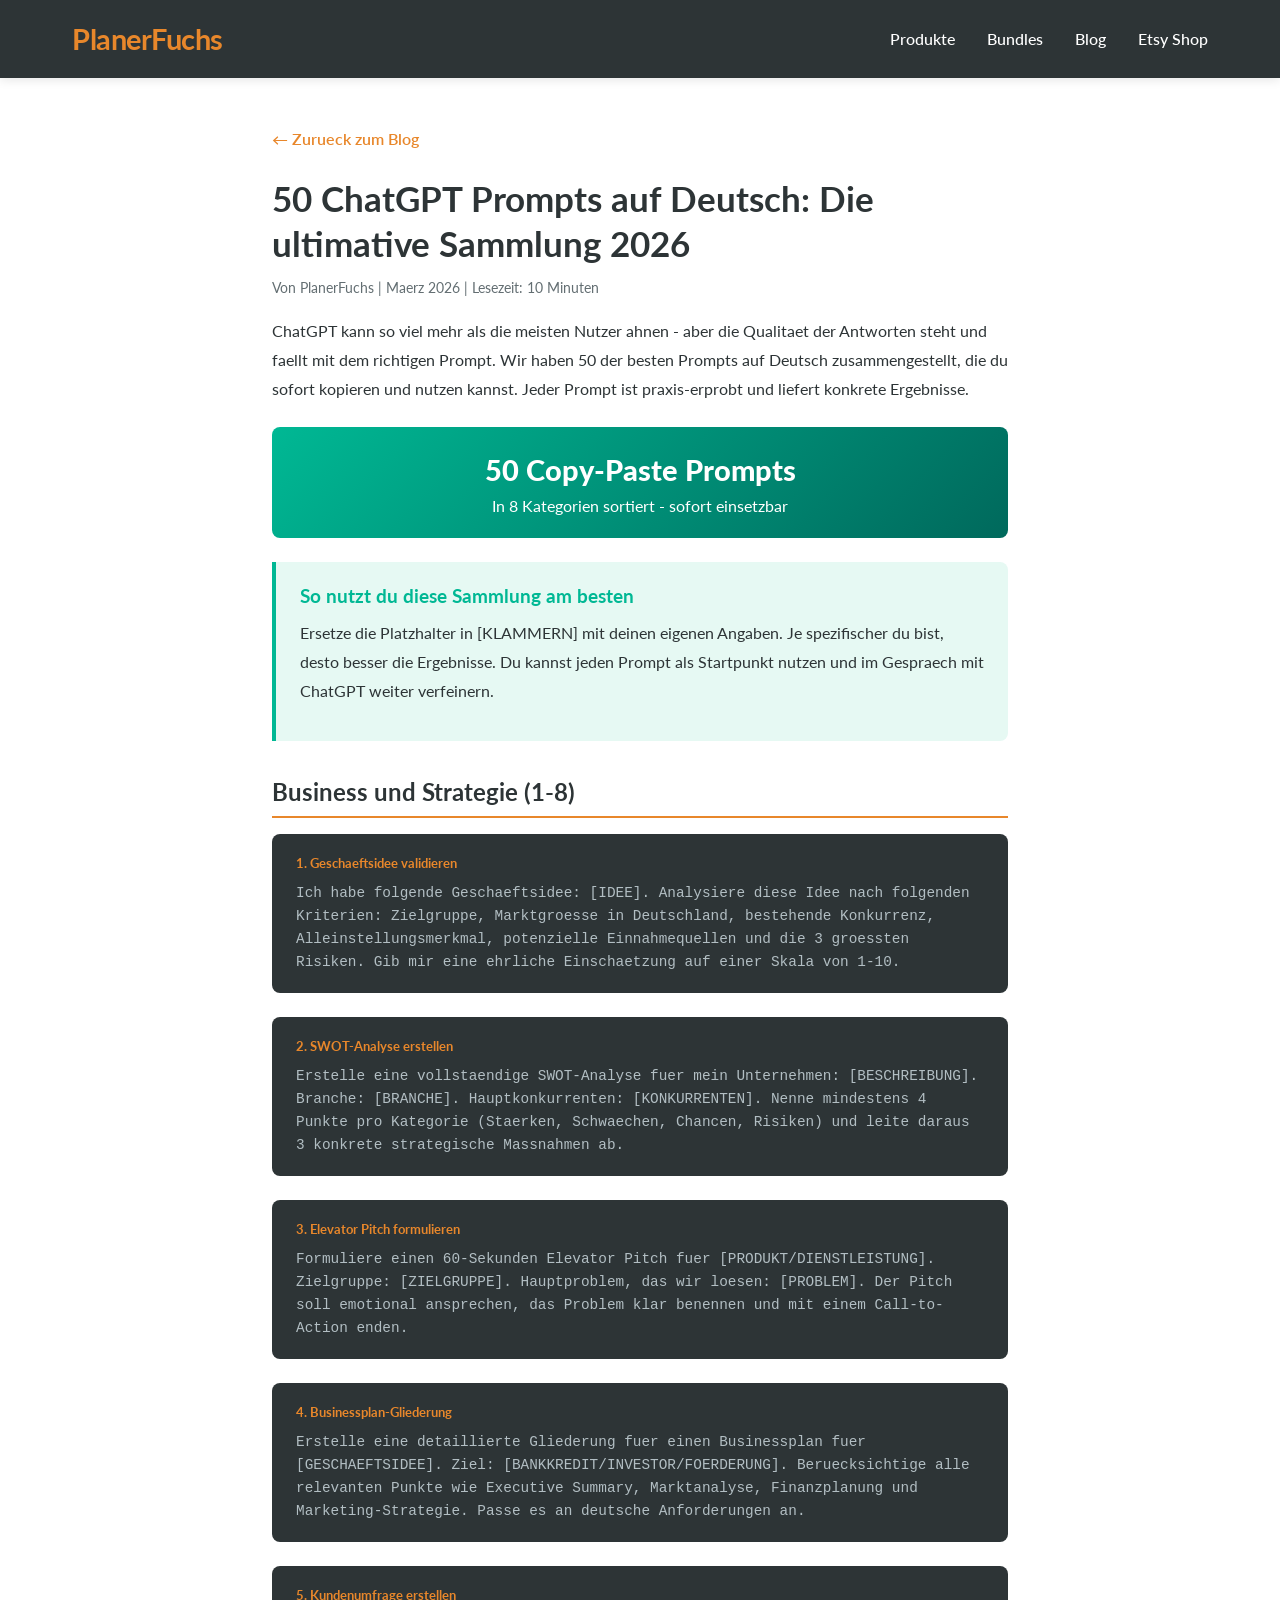
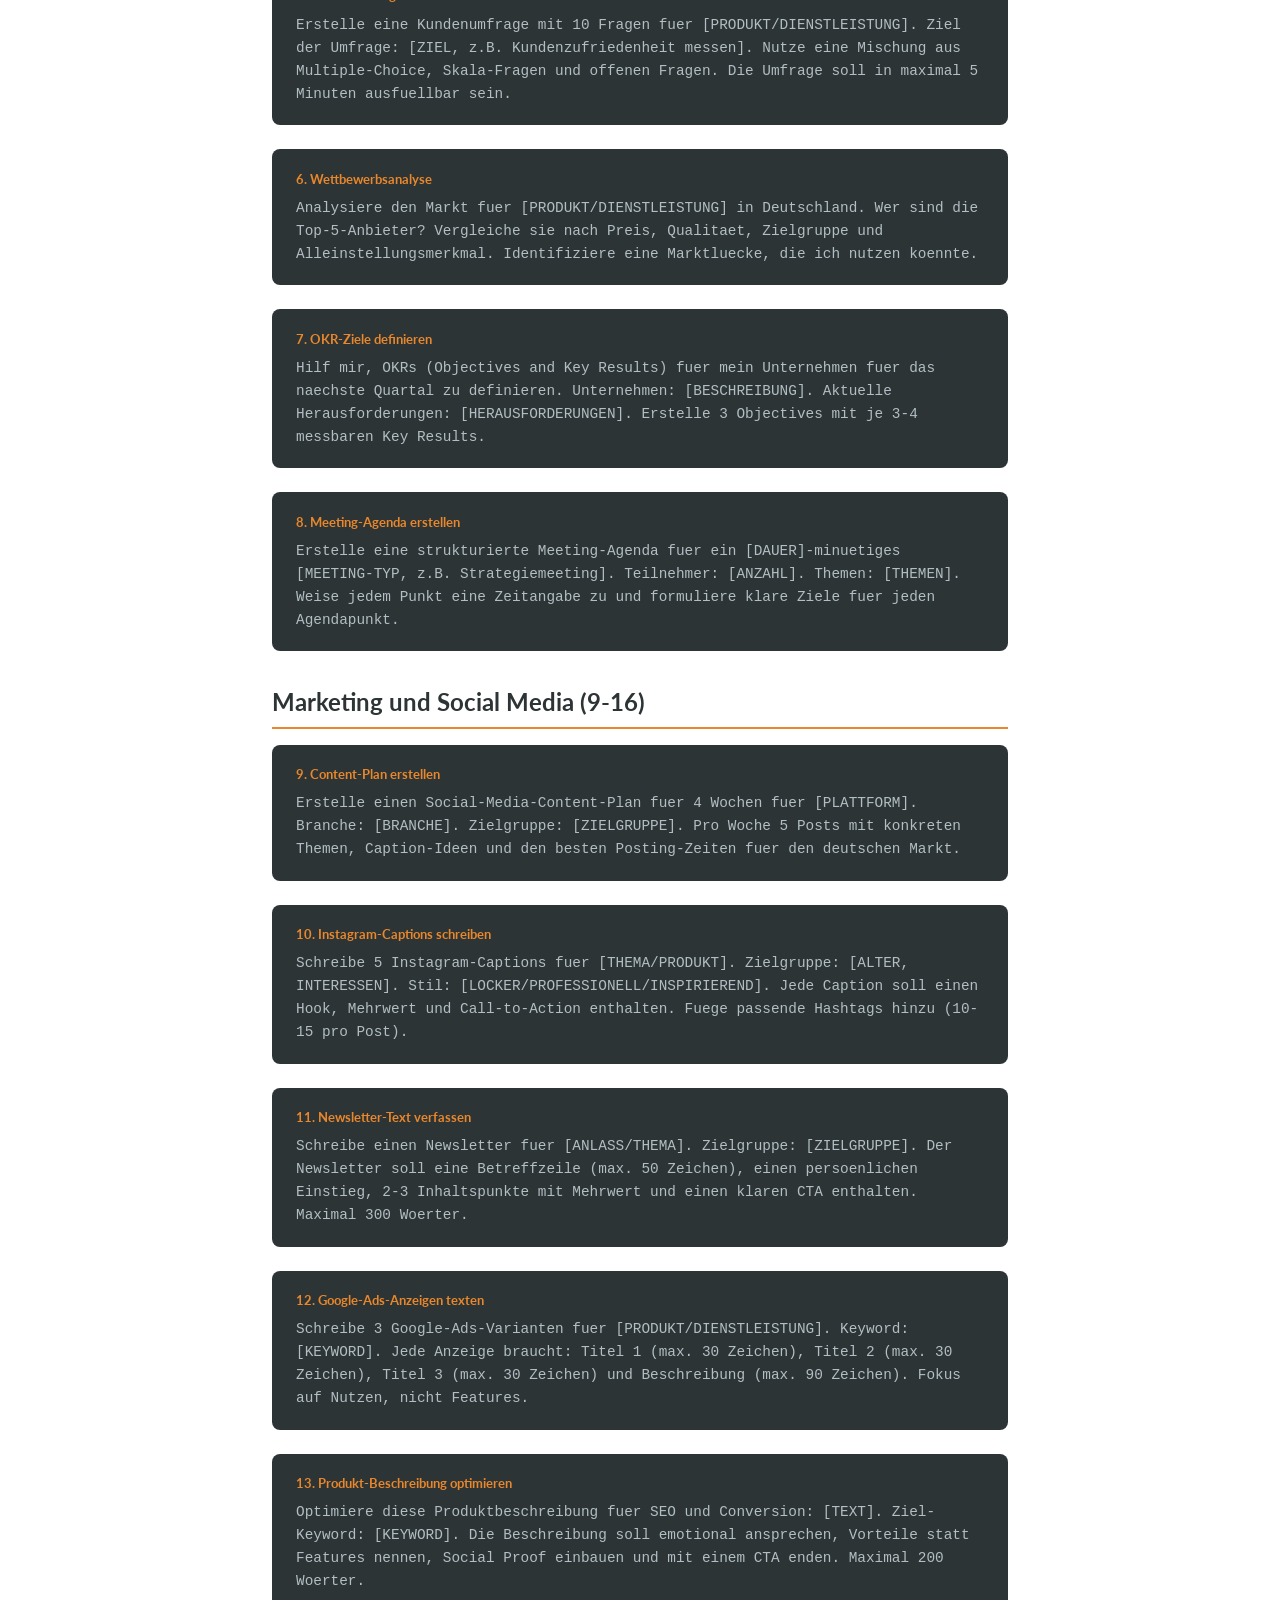
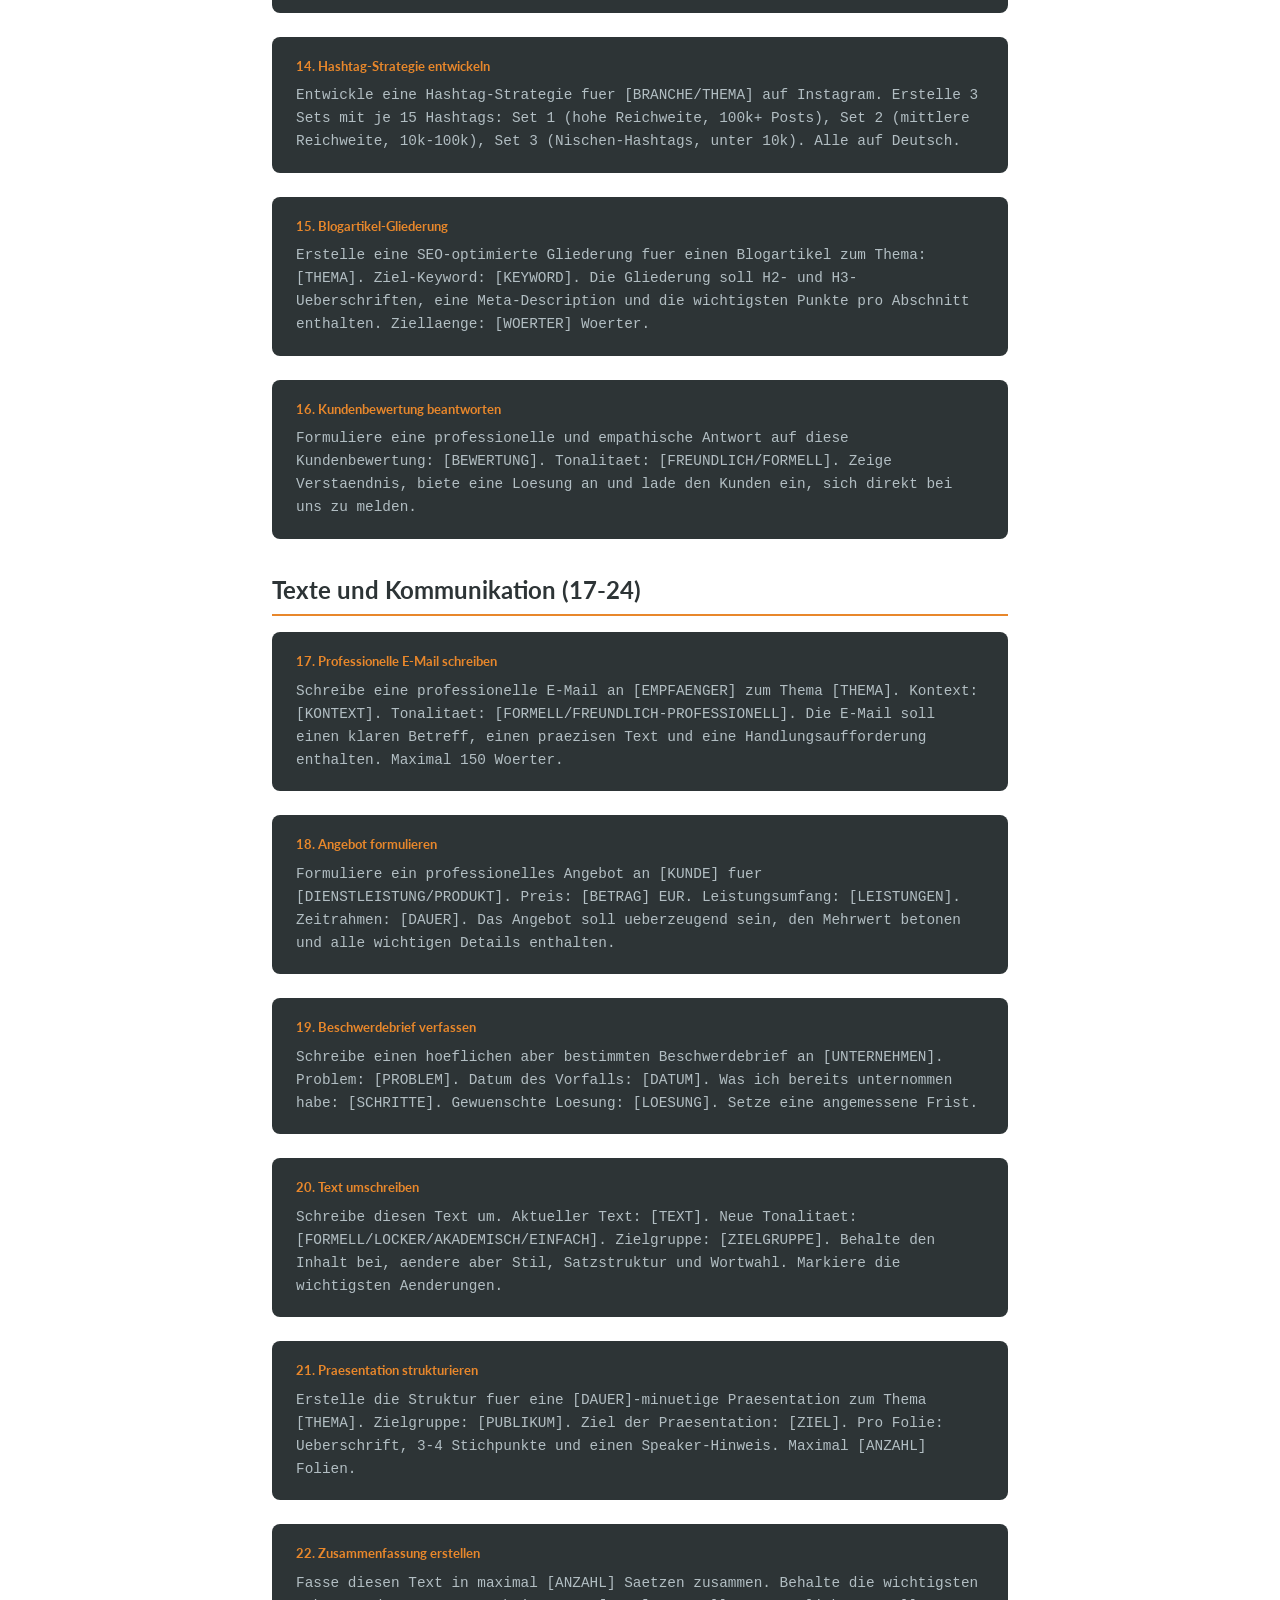
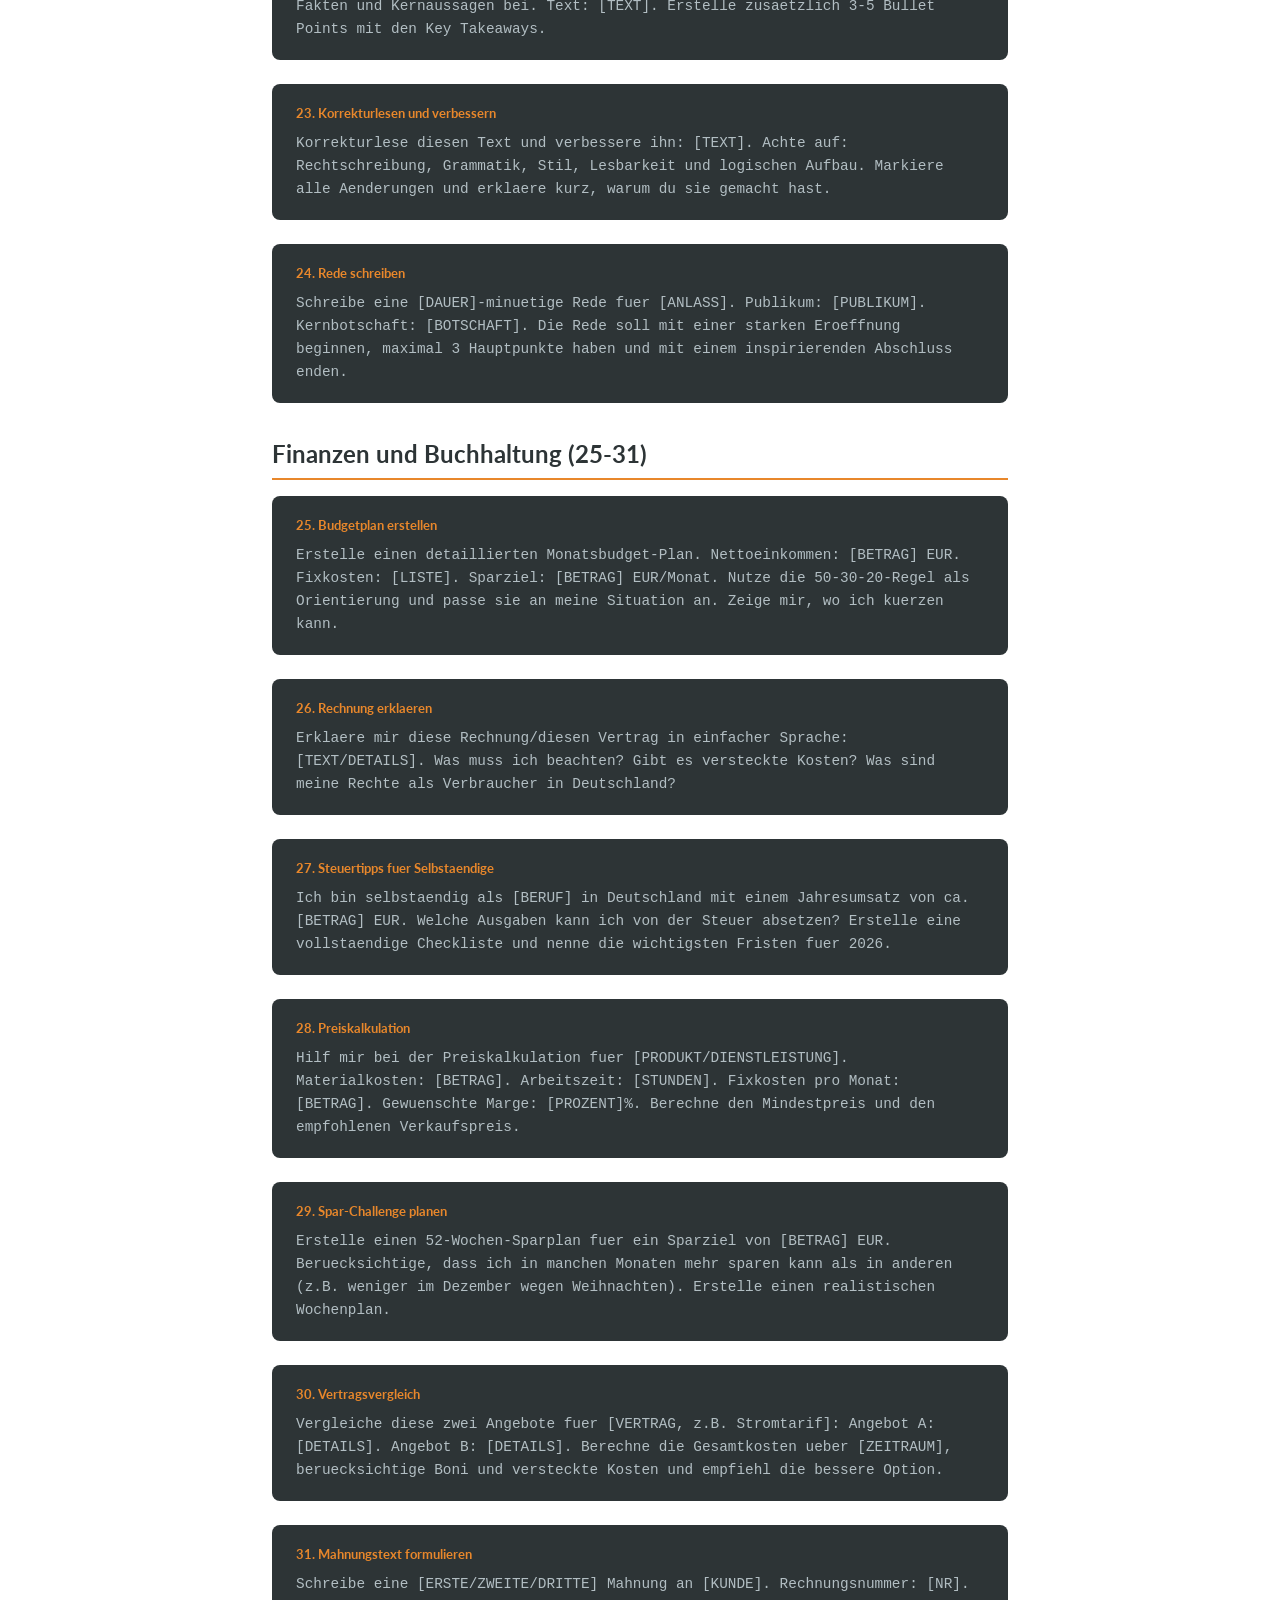
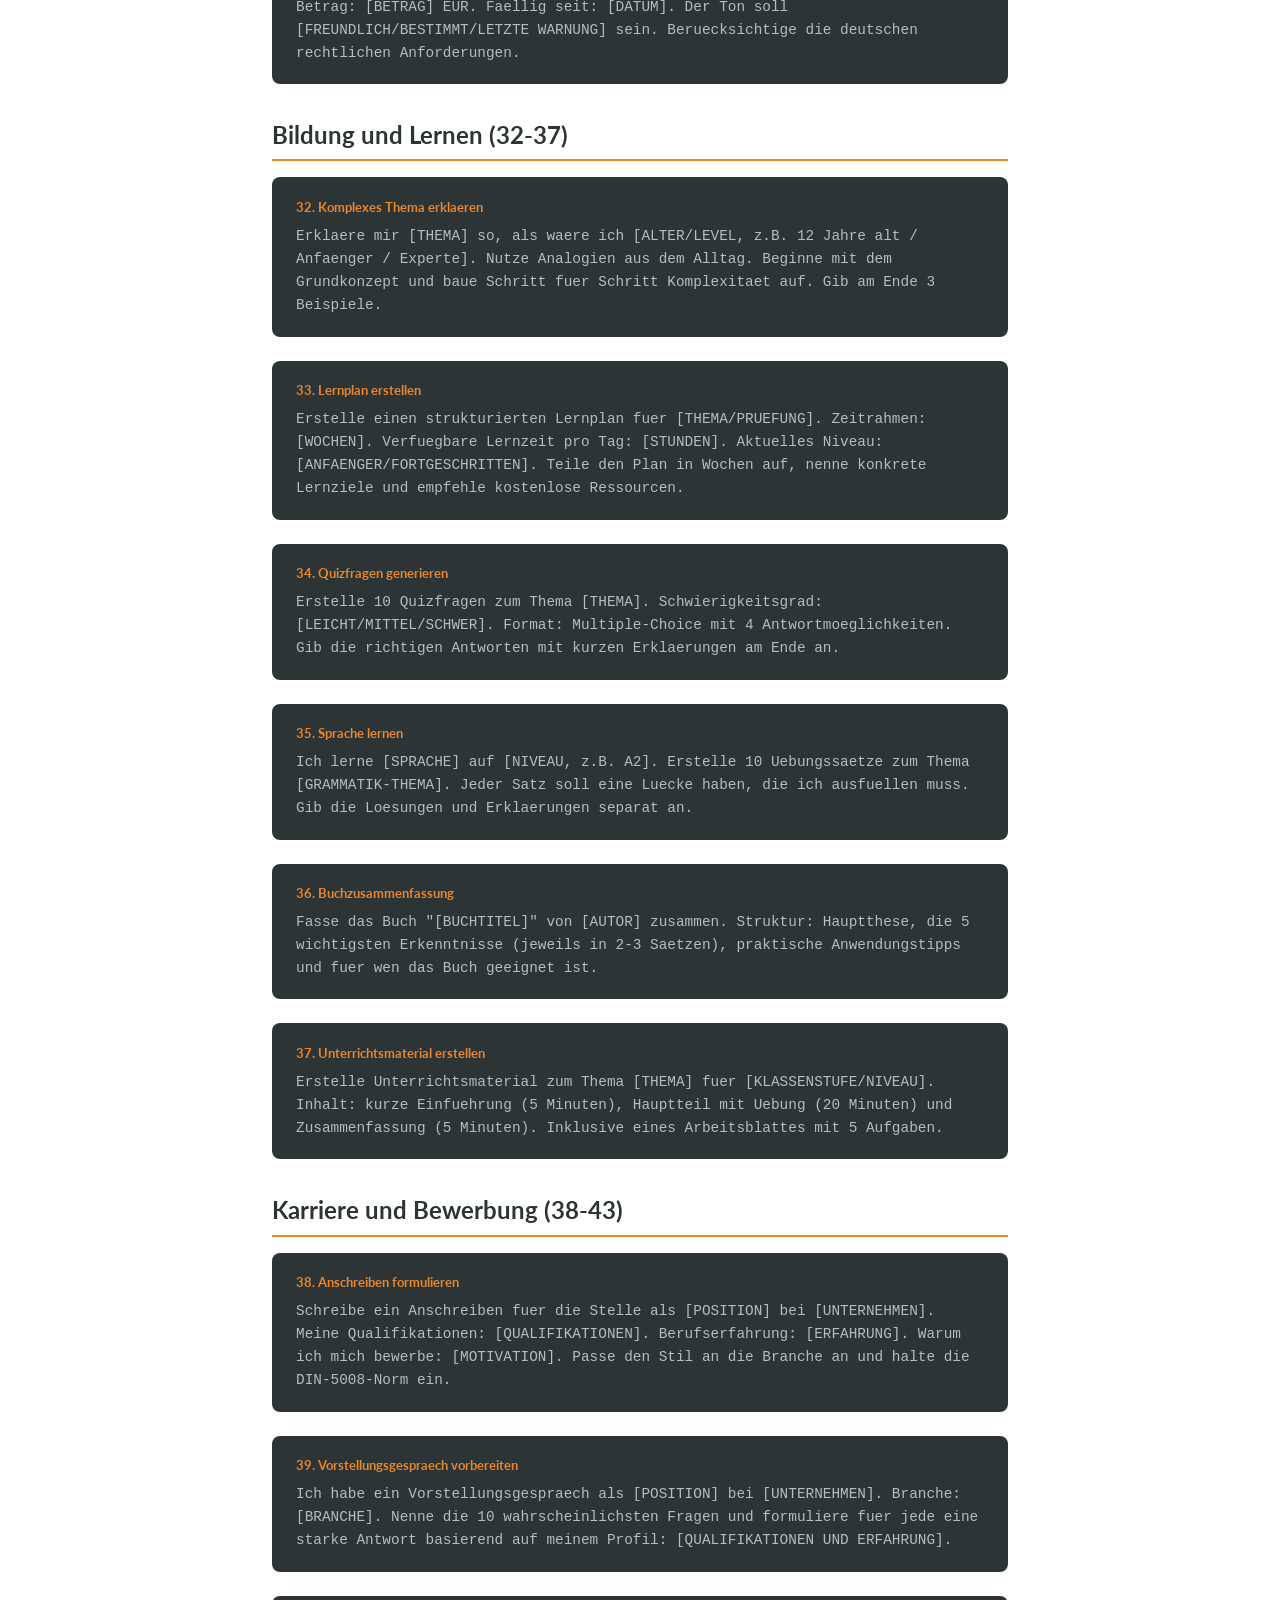
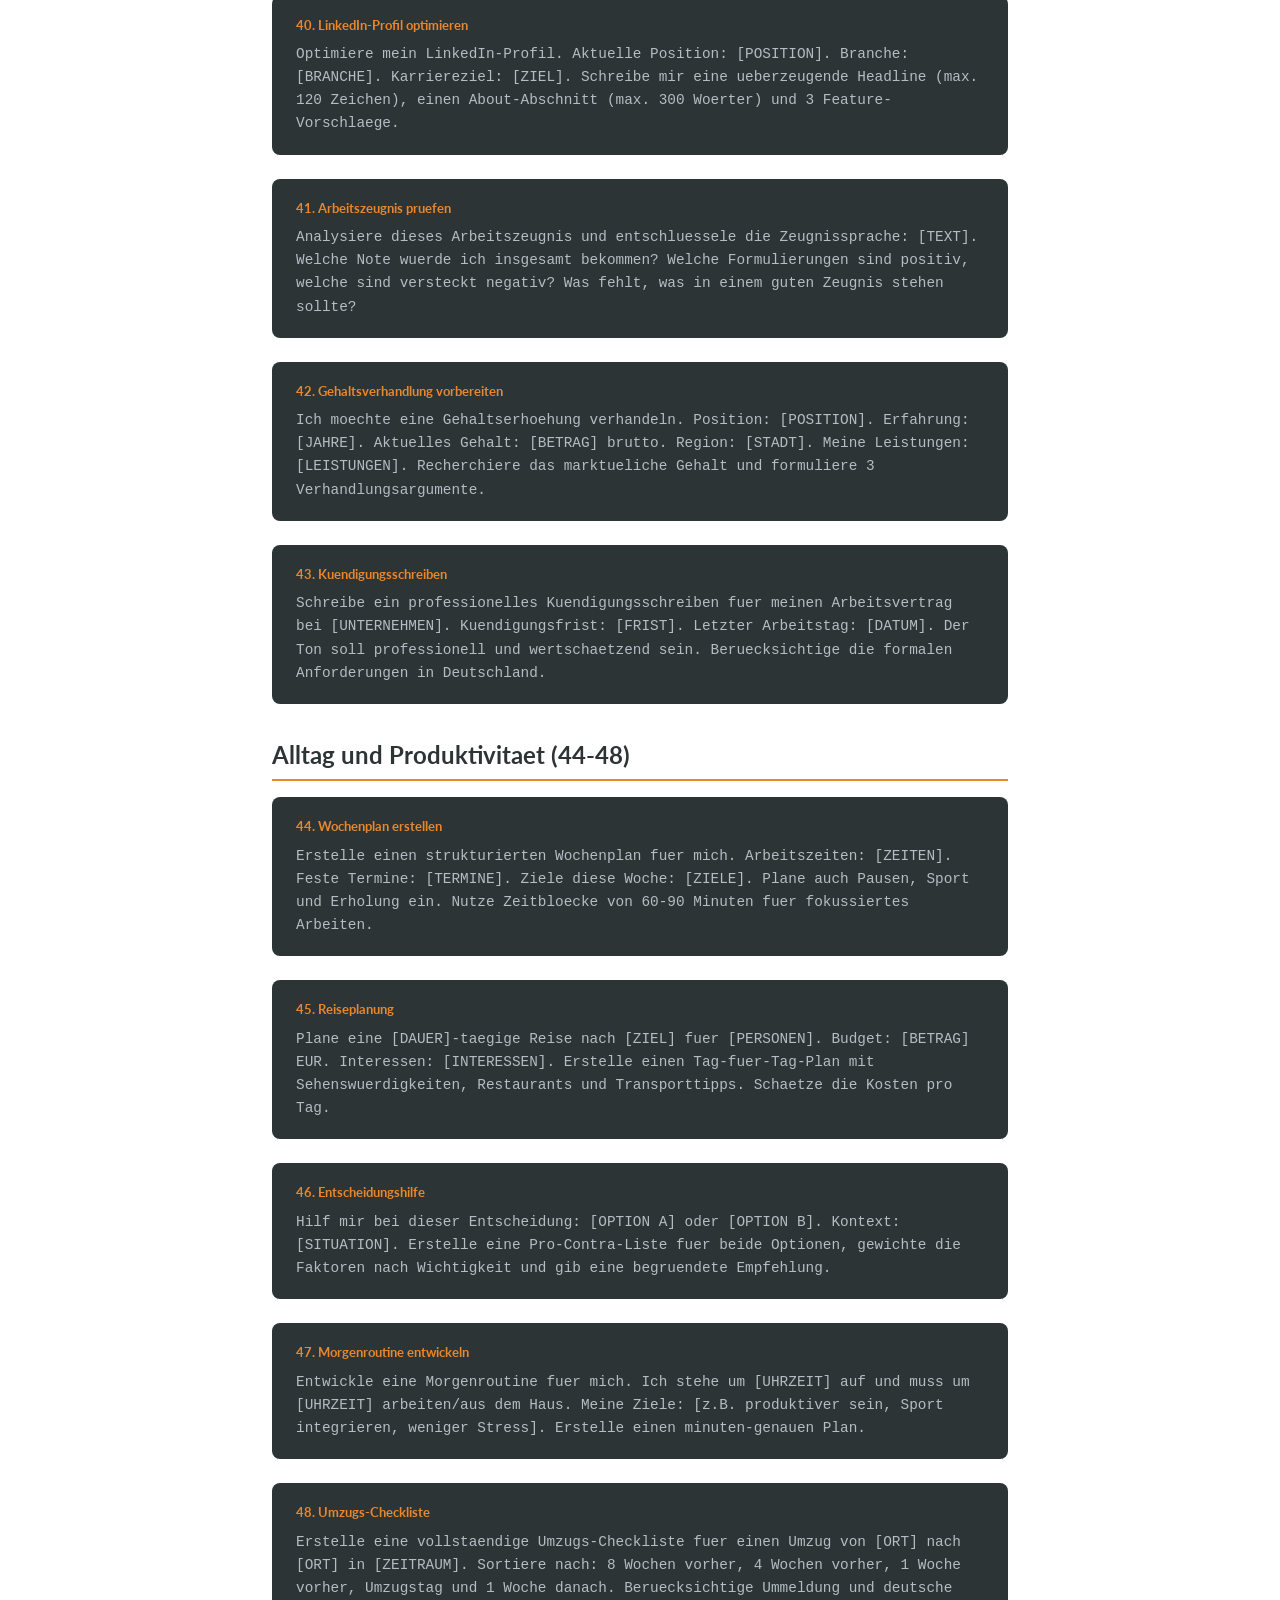
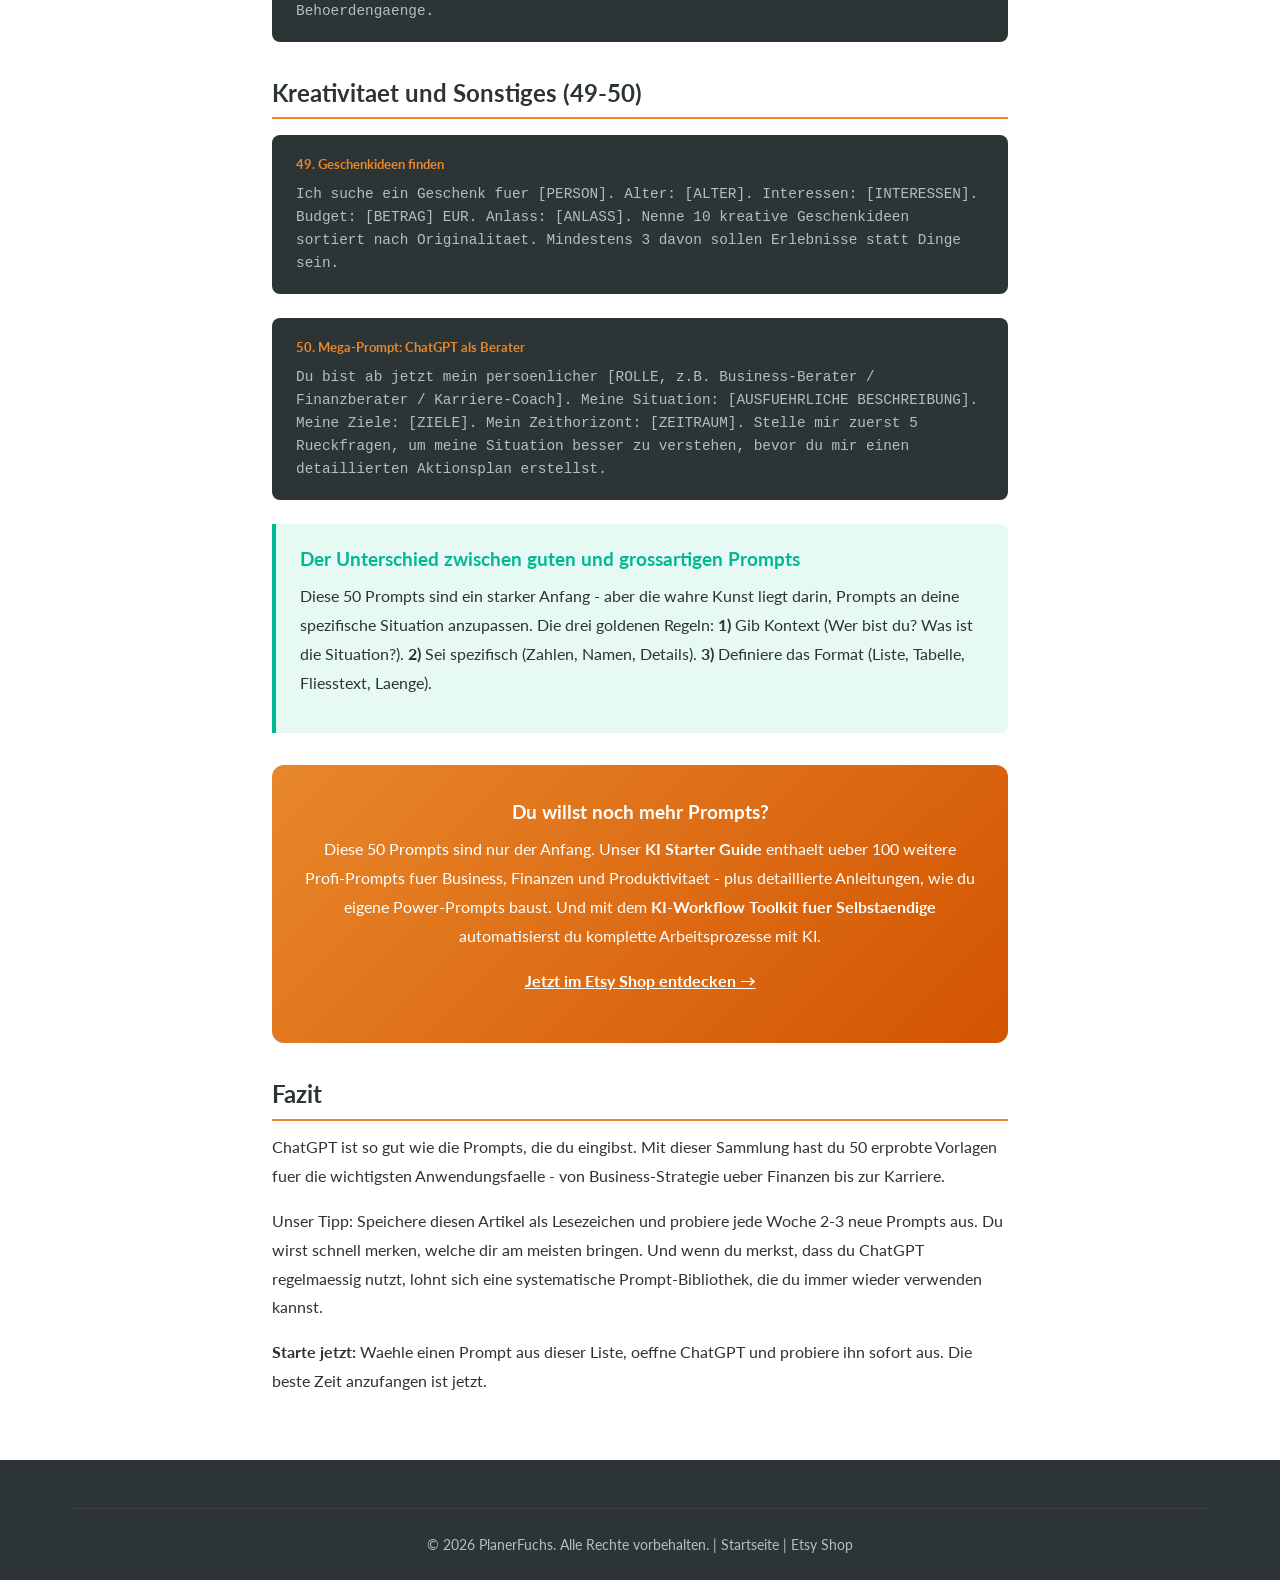
<file: blog/chatgpt-prompts-deutsch-sammlung.html>
<!DOCTYPE html>
<html lang="de">
<head>
  <meta charset="UTF-8">
  <meta name="viewport" content="width=device-width, initial-scale=1.0">
  <title>50 ChatGPT Prompts auf Deutsch: Die ultimative Sammlung 2026 | PlanerFuchs Blog</title>
  <meta name="description" content="50 ChatGPT Prompts auf Deutsch fuer Business, Marketing, Texte, Finanzen, Bildung und mehr. Sofort kopieren und loslegen - die beste Prompt-Sammlung 2026.">
  <meta name="keywords" content="ChatGPT Prompts deutsch, ChatGPT Befehle deutsch, ChatGPT Prompts Sammlung, beste ChatGPT Prompts, ChatGPT Beispiele deutsch, KI Prompts deutsch, ChatGPT Anleitung deutsch">
  <meta name="author" content="PlanerFuchs">
  <meta property="og:title" content="50 ChatGPT Prompts auf Deutsch: Die ultimative Sammlung 2026">
  <meta property="og:description" content="Die 50 besten ChatGPT Prompts auf Deutsch - nach Kategorien sortiert, sofort einsetzbar. Fuer Business, Finanzen, Marketing und mehr.">
  <meta property="og:type" content="article">
  <link rel="preconnect" href="https://fonts.googleapis.com">
  <link href="https://fonts.googleapis.com/css2?family=Lato:wght@400;700;900&display=swap" rel="stylesheet">
  <link rel="stylesheet" href="../css/style.css">
  <style>
    .article { max-width: 800px; margin: 0 auto; padding: 3rem 2rem; }
    .article h1 { font-size: 2.2rem; margin-bottom: 0.5rem; line-height: 1.3; }
    .article-meta { color: var(--gray); font-size: 0.9rem; margin-bottom: 2rem; }
    .article h2 { font-size: 1.5rem; margin: 2rem 0 0.8rem; color: var(--dark); border-bottom: 2px solid var(--orange); padding-bottom: 0.3rem; }
    .article h3 { font-size: 1.2rem; margin: 1.5rem 0 0.5rem; color: var(--blue); }
    .article p { margin-bottom: 1rem; line-height: 1.8; }
    .article ul, .article ol { margin: 0.5rem 0 1.5rem 1.5rem; line-height: 1.8; }
    .article li { margin-bottom: 0.3rem; }
    .prompt-box { background: var(--dark); color: #b2bec3; padding: 1.2rem 1.5rem; margin: 1rem 0 1.5rem; border-radius: 8px; font-family: monospace; font-size: 0.9rem; line-height: 1.6; white-space: pre-wrap; }
    .prompt-label { color: var(--orange); font-weight: 700; font-family: 'Lato', sans-serif; display: block; margin-bottom: 0.5rem; font-size: 0.8rem; }
    .tip-box { background: #e6f9f3; border-left: 4px solid var(--teal); padding: 1.2rem 1.5rem; margin: 1.5rem 0; border-radius: 0 8px 8px 0; }
    .tip-box h3 { margin-top: 0; color: var(--teal); }
    .cta-box { background: linear-gradient(135deg, var(--orange), #d35400); color: var(--white); padding: 2rem; border-radius: 12px; text-align: center; margin: 2rem 0; }
    .cta-box h3 { color: var(--white); margin-top: 0; }
    .cta-box a { color: var(--white); text-decoration: underline; font-weight: 700; }
    .back-link { display: inline-block; margin-bottom: 1.5rem; color: var(--orange); font-weight: 600; }
    .savings-highlight { background: linear-gradient(135deg, var(--teal), #00695c); color: var(--white); padding: 1.2rem 1.5rem; margin: 1.5rem 0; border-radius: 8px; text-align: center; }
    .savings-highlight .amount { font-size: 1.8rem; font-weight: 900; display: block; }
    .category-badge { display: inline-block; background: var(--blue); color: var(--white); padding: 0.2rem 0.8rem; border-radius: 20px; font-size: 0.85rem; font-weight: 700; margin-bottom: 0.5rem; }
  </style>
</head>
<body>

<nav class="navbar">
  <div class="container">
    <a href="../" class="logo">PlanerFuchs</a>
    <ul class="nav-links">
      <li><a href="../#produkte">Produkte</a></li>
      <li><a href="../#bundles">Bundles</a></li>
      <li><a href="../#blog">Blog</a></li>
      <li><a href="https://www.etsy.com/shop/PlanerFuchs" target="_blank" rel="noopener">Etsy Shop</a></li>
    </ul>
  </div>
</nav>

<div class="article">
  <a href="../#blog" class="back-link">&larr; Zurueck zum Blog</a>

  <h1>50 ChatGPT Prompts auf Deutsch: Die ultimative Sammlung 2026</h1>
  <p class="article-meta">Von PlanerFuchs | Maerz 2026 | Lesezeit: 10 Minuten</p>

  <p>ChatGPT kann so viel mehr als die meisten Nutzer ahnen - aber die Qualitaet der Antworten steht und faellt mit dem richtigen Prompt. Wir haben 50 der besten Prompts auf Deutsch zusammengestellt, die du sofort kopieren und nutzen kannst. Jeder Prompt ist praxis-erprobt und liefert konkrete Ergebnisse.</p>

  <div class="savings-highlight">
    <span class="amount">50 Copy-Paste Prompts</span>
    In 8 Kategorien sortiert - sofort einsetzbar
  </div>

  <div class="tip-box">
    <h3>So nutzt du diese Sammlung am besten</h3>
    <p>Ersetze die Platzhalter in [KLAMMERN] mit deinen eigenen Angaben. Je spezifischer du bist, desto besser die Ergebnisse. Du kannst jeden Prompt als Startpunkt nutzen und im Gespraech mit ChatGPT weiter verfeinern.</p>
  </div>

  <h2>Business und Strategie (1-8)</h2>

  <div class="prompt-box"><span class="prompt-label">1. Geschaeftsidee validieren</span>Ich habe folgende Geschaeftsidee: [IDEE]. Analysiere diese Idee nach folgenden Kriterien: Zielgruppe, Marktgroesse in Deutschland, bestehende Konkurrenz, Alleinstellungsmerkmal, potenzielle Einnahmequellen und die 3 groessten Risiken. Gib mir eine ehrliche Einschaetzung auf einer Skala von 1-10.</div>

  <div class="prompt-box"><span class="prompt-label">2. SWOT-Analyse erstellen</span>Erstelle eine vollstaendige SWOT-Analyse fuer mein Unternehmen: [BESCHREIBUNG]. Branche: [BRANCHE]. Hauptkonkurrenten: [KONKURRENTEN]. Nenne mindestens 4 Punkte pro Kategorie (Staerken, Schwaechen, Chancen, Risiken) und leite daraus 3 konkrete strategische Massnahmen ab.</div>

  <div class="prompt-box"><span class="prompt-label">3. Elevator Pitch formulieren</span>Formuliere einen 60-Sekunden Elevator Pitch fuer [PRODUKT/DIENSTLEISTUNG]. Zielgruppe: [ZIELGRUPPE]. Hauptproblem, das wir loesen: [PROBLEM]. Der Pitch soll emotional ansprechen, das Problem klar benennen und mit einem Call-to-Action enden.</div>

  <div class="prompt-box"><span class="prompt-label">4. Businessplan-Gliederung</span>Erstelle eine detaillierte Gliederung fuer einen Businessplan fuer [GESCHAEFTSIDEE]. Ziel: [BANKKREDIT/INVESTOR/FOERDERUNG]. Beruecksichtige alle relevanten Punkte wie Executive Summary, Marktanalyse, Finanzplanung und Marketing-Strategie. Passe es an deutsche Anforderungen an.</div>

  <div class="prompt-box"><span class="prompt-label">5. Kundenumfrage erstellen</span>Erstelle eine Kundenumfrage mit 10 Fragen fuer [PRODUKT/DIENSTLEISTUNG]. Ziel der Umfrage: [ZIEL, z.B. Kundenzufriedenheit messen]. Nutze eine Mischung aus Multiple-Choice, Skala-Fragen und offenen Fragen. Die Umfrage soll in maximal 5 Minuten ausfuellbar sein.</div>

  <div class="prompt-box"><span class="prompt-label">6. Wettbewerbsanalyse</span>Analysiere den Markt fuer [PRODUKT/DIENSTLEISTUNG] in Deutschland. Wer sind die Top-5-Anbieter? Vergleiche sie nach Preis, Qualitaet, Zielgruppe und Alleinstellungsmerkmal. Identifiziere eine Marktluecke, die ich nutzen koennte.</div>

  <div class="prompt-box"><span class="prompt-label">7. OKR-Ziele definieren</span>Hilf mir, OKRs (Objectives and Key Results) fuer mein Unternehmen fuer das naechste Quartal zu definieren. Unternehmen: [BESCHREIBUNG]. Aktuelle Herausforderungen: [HERAUSFORDERUNGEN]. Erstelle 3 Objectives mit je 3-4 messbaren Key Results.</div>

  <div class="prompt-box"><span class="prompt-label">8. Meeting-Agenda erstellen</span>Erstelle eine strukturierte Meeting-Agenda fuer ein [DAUER]-minuetiges [MEETING-TYP, z.B. Strategiemeeting]. Teilnehmer: [ANZAHL]. Themen: [THEMEN]. Weise jedem Punkt eine Zeitangabe zu und formuliere klare Ziele fuer jeden Agendapunkt.</div>

  <h2>Marketing und Social Media (9-16)</h2>

  <div class="prompt-box"><span class="prompt-label">9. Content-Plan erstellen</span>Erstelle einen Social-Media-Content-Plan fuer 4 Wochen fuer [PLATTFORM]. Branche: [BRANCHE]. Zielgruppe: [ZIELGRUPPE]. Pro Woche 5 Posts mit konkreten Themen, Caption-Ideen und den besten Posting-Zeiten fuer den deutschen Markt.</div>

  <div class="prompt-box"><span class="prompt-label">10. Instagram-Captions schreiben</span>Schreibe 5 Instagram-Captions fuer [THEMA/PRODUKT]. Zielgruppe: [ALTER, INTERESSEN]. Stil: [LOCKER/PROFESSIONELL/INSPIRIEREND]. Jede Caption soll einen Hook, Mehrwert und Call-to-Action enthalten. Fuege passende Hashtags hinzu (10-15 pro Post).</div>

  <div class="prompt-box"><span class="prompt-label">11. Newsletter-Text verfassen</span>Schreibe einen Newsletter fuer [ANLASS/THEMA]. Zielgruppe: [ZIELGRUPPE]. Der Newsletter soll eine Betreffzeile (max. 50 Zeichen), einen persoenlichen Einstieg, 2-3 Inhaltspunkte mit Mehrwert und einen klaren CTA enthalten. Maximal 300 Woerter.</div>

  <div class="prompt-box"><span class="prompt-label">12. Google-Ads-Anzeigen texten</span>Schreibe 3 Google-Ads-Varianten fuer [PRODUKT/DIENSTLEISTUNG]. Keyword: [KEYWORD]. Jede Anzeige braucht: Titel 1 (max. 30 Zeichen), Titel 2 (max. 30 Zeichen), Titel 3 (max. 30 Zeichen) und Beschreibung (max. 90 Zeichen). Fokus auf Nutzen, nicht Features.</div>

  <div class="prompt-box"><span class="prompt-label">13. Produkt-Beschreibung optimieren</span>Optimiere diese Produktbeschreibung fuer SEO und Conversion: [TEXT]. Ziel-Keyword: [KEYWORD]. Die Beschreibung soll emotional ansprechen, Vorteile statt Features nennen, Social Proof einbauen und mit einem CTA enden. Maximal 200 Woerter.</div>

  <div class="prompt-box"><span class="prompt-label">14. Hashtag-Strategie entwickeln</span>Entwickle eine Hashtag-Strategie fuer [BRANCHE/THEMA] auf Instagram. Erstelle 3 Sets mit je 15 Hashtags: Set 1 (hohe Reichweite, 100k+ Posts), Set 2 (mittlere Reichweite, 10k-100k), Set 3 (Nischen-Hashtags, unter 10k). Alle auf Deutsch.</div>

  <div class="prompt-box"><span class="prompt-label">15. Blogartikel-Gliederung</span>Erstelle eine SEO-optimierte Gliederung fuer einen Blogartikel zum Thema: [THEMA]. Ziel-Keyword: [KEYWORD]. Die Gliederung soll H2- und H3-Ueberschriften, eine Meta-Description und die wichtigsten Punkte pro Abschnitt enthalten. Ziellaenge: [WOERTER] Woerter.</div>

  <div class="prompt-box"><span class="prompt-label">16. Kundenbewertung beantworten</span>Formuliere eine professionelle und empathische Antwort auf diese Kundenbewertung: [BEWERTUNG]. Tonalitaet: [FREUNDLICH/FORMELL]. Zeige Verstaendnis, biete eine Loesung an und lade den Kunden ein, sich direkt bei uns zu melden.</div>

  <h2>Texte und Kommunikation (17-24)</h2>

  <div class="prompt-box"><span class="prompt-label">17. Professionelle E-Mail schreiben</span>Schreibe eine professionelle E-Mail an [EMPFAENGER] zum Thema [THEMA]. Kontext: [KONTEXT]. Tonalitaet: [FORMELL/FREUNDLICH-PROFESSIONELL]. Die E-Mail soll einen klaren Betreff, einen praezisen Text und eine Handlungsaufforderung enthalten. Maximal 150 Woerter.</div>

  <div class="prompt-box"><span class="prompt-label">18. Angebot formulieren</span>Formuliere ein professionelles Angebot an [KUNDE] fuer [DIENSTLEISTUNG/PRODUKT]. Preis: [BETRAG] EUR. Leistungsumfang: [LEISTUNGEN]. Zeitrahmen: [DAUER]. Das Angebot soll ueberzeugend sein, den Mehrwert betonen und alle wichtigen Details enthalten.</div>

  <div class="prompt-box"><span class="prompt-label">19. Beschwerdebrief verfassen</span>Schreibe einen hoeflichen aber bestimmten Beschwerdebrief an [UNTERNEHMEN]. Problem: [PROBLEM]. Datum des Vorfalls: [DATUM]. Was ich bereits unternommen habe: [SCHRITTE]. Gewuenschte Loesung: [LOESUNG]. Setze eine angemessene Frist.</div>

  <div class="prompt-box"><span class="prompt-label">20. Text umschreiben</span>Schreibe diesen Text um. Aktueller Text: [TEXT]. Neue Tonalitaet: [FORMELL/LOCKER/AKADEMISCH/EINFACH]. Zielgruppe: [ZIELGRUPPE]. Behalte den Inhalt bei, aendere aber Stil, Satzstruktur und Wortwahl. Markiere die wichtigsten Aenderungen.</div>

  <div class="prompt-box"><span class="prompt-label">21. Praesentation strukturieren</span>Erstelle die Struktur fuer eine [DAUER]-minuetige Praesentation zum Thema [THEMA]. Zielgruppe: [PUBLIKUM]. Ziel der Praesentation: [ZIEL]. Pro Folie: Ueberschrift, 3-4 Stichpunkte und einen Speaker-Hinweis. Maximal [ANZAHL] Folien.</div>

  <div class="prompt-box"><span class="prompt-label">22. Zusammenfassung erstellen</span>Fasse diesen Text in maximal [ANZAHL] Saetzen zusammen. Behalte die wichtigsten Fakten und Kernaussagen bei. Text: [TEXT]. Erstelle zusaetzlich 3-5 Bullet Points mit den Key Takeaways.</div>

  <div class="prompt-box"><span class="prompt-label">23. Korrekturlesen und verbessern</span>Korrekturlese diesen Text und verbessere ihn: [TEXT]. Achte auf: Rechtschreibung, Grammatik, Stil, Lesbarkeit und logischen Aufbau. Markiere alle Aenderungen und erklaere kurz, warum du sie gemacht hast.</div>

  <div class="prompt-box"><span class="prompt-label">24. Rede schreiben</span>Schreibe eine [DAUER]-minuetige Rede fuer [ANLASS]. Publikum: [PUBLIKUM]. Kernbotschaft: [BOTSCHAFT]. Die Rede soll mit einer starken Eroeffnung beginnen, maximal 3 Hauptpunkte haben und mit einem inspirierenden Abschluss enden.</div>

  <h2>Finanzen und Buchhaltung (25-31)</h2>

  <div class="prompt-box"><span class="prompt-label">25. Budgetplan erstellen</span>Erstelle einen detaillierten Monatsbudget-Plan. Nettoeinkommen: [BETRAG] EUR. Fixkosten: [LISTE]. Sparziel: [BETRAG] EUR/Monat. Nutze die 50-30-20-Regel als Orientierung und passe sie an meine Situation an. Zeige mir, wo ich kuerzen kann.</div>

  <div class="prompt-box"><span class="prompt-label">26. Rechnung erklaeren</span>Erklaere mir diese Rechnung/diesen Vertrag in einfacher Sprache: [TEXT/DETAILS]. Was muss ich beachten? Gibt es versteckte Kosten? Was sind meine Rechte als Verbraucher in Deutschland?</div>

  <div class="prompt-box"><span class="prompt-label">27. Steuertipps fuer Selbstaendige</span>Ich bin selbstaendig als [BERUF] in Deutschland mit einem Jahresumsatz von ca. [BETRAG] EUR. Welche Ausgaben kann ich von der Steuer absetzen? Erstelle eine vollstaendige Checkliste und nenne die wichtigsten Fristen fuer 2026.</div>

  <div class="prompt-box"><span class="prompt-label">28. Preiskalkulation</span>Hilf mir bei der Preiskalkulation fuer [PRODUKT/DIENSTLEISTUNG]. Materialkosten: [BETRAG]. Arbeitszeit: [STUNDEN]. Fixkosten pro Monat: [BETRAG]. Gewuenschte Marge: [PROZENT]%. Berechne den Mindestpreis und den empfohlenen Verkaufspreis.</div>

  <div class="prompt-box"><span class="prompt-label">29. Spar-Challenge planen</span>Erstelle einen 52-Wochen-Sparplan fuer ein Sparziel von [BETRAG] EUR. Beruecksichtige, dass ich in manchen Monaten mehr sparen kann als in anderen (z.B. weniger im Dezember wegen Weihnachten). Erstelle einen realistischen Wochenplan.</div>

  <div class="prompt-box"><span class="prompt-label">30. Vertragsvergleich</span>Vergleiche diese zwei Angebote fuer [VERTRAG, z.B. Stromtarif]: Angebot A: [DETAILS]. Angebot B: [DETAILS]. Berechne die Gesamtkosten ueber [ZEITRAUM], beruecksichtige Boni und versteckte Kosten und empfiehl die bessere Option.</div>

  <div class="prompt-box"><span class="prompt-label">31. Mahnungstext formulieren</span>Schreibe eine [ERSTE/ZWEITE/DRITTE] Mahnung an [KUNDE]. Rechnungsnummer: [NR]. Betrag: [BETRAG] EUR. Faellig seit: [DATUM]. Der Ton soll [FREUNDLICH/BESTIMMT/LETZTE WARNUNG] sein. Beruecksichtige die deutschen rechtlichen Anforderungen.</div>

  <h2>Bildung und Lernen (32-37)</h2>

  <div class="prompt-box"><span class="prompt-label">32. Komplexes Thema erklaeren</span>Erklaere mir [THEMA] so, als waere ich [ALTER/LEVEL, z.B. 12 Jahre alt / Anfaenger / Experte]. Nutze Analogien aus dem Alltag. Beginne mit dem Grundkonzept und baue Schritt fuer Schritt Komplexitaet auf. Gib am Ende 3 Beispiele.</div>

  <div class="prompt-box"><span class="prompt-label">33. Lernplan erstellen</span>Erstelle einen strukturierten Lernplan fuer [THEMA/PRUEFUNG]. Zeitrahmen: [WOCHEN]. Verfuegbare Lernzeit pro Tag: [STUNDEN]. Aktuelles Niveau: [ANFAENGER/FORTGESCHRITTEN]. Teile den Plan in Wochen auf, nenne konkrete Lernziele und empfehle kostenlose Ressourcen.</div>

  <div class="prompt-box"><span class="prompt-label">34. Quizfragen generieren</span>Erstelle 10 Quizfragen zum Thema [THEMA]. Schwierigkeitsgrad: [LEICHT/MITTEL/SCHWER]. Format: Multiple-Choice mit 4 Antwortmoeglichkeiten. Gib die richtigen Antworten mit kurzen Erklaerungen am Ende an.</div>

  <div class="prompt-box"><span class="prompt-label">35. Sprache lernen</span>Ich lerne [SPRACHE] auf [NIVEAU, z.B. A2]. Erstelle 10 Uebungssaetze zum Thema [GRAMMATIK-THEMA]. Jeder Satz soll eine Luecke haben, die ich ausfuellen muss. Gib die Loesungen und Erklaerungen separat an.</div>

  <div class="prompt-box"><span class="prompt-label">36. Buchzusammenfassung</span>Fasse das Buch "[BUCHTITEL]" von [AUTOR] zusammen. Struktur: Hauptthese, die 5 wichtigsten Erkenntnisse (jeweils in 2-3 Saetzen), praktische Anwendungstipps und fuer wen das Buch geeignet ist.</div>

  <div class="prompt-box"><span class="prompt-label">37. Unterrichtsmaterial erstellen</span>Erstelle Unterrichtsmaterial zum Thema [THEMA] fuer [KLASSENSTUFE/NIVEAU]. Inhalt: kurze Einfuehrung (5 Minuten), Hauptteil mit Uebung (20 Minuten) und Zusammenfassung (5 Minuten). Inklusive eines Arbeitsblattes mit 5 Aufgaben.</div>

  <h2>Karriere und Bewerbung (38-43)</h2>

  <div class="prompt-box"><span class="prompt-label">38. Anschreiben formulieren</span>Schreibe ein Anschreiben fuer die Stelle als [POSITION] bei [UNTERNEHMEN]. Meine Qualifikationen: [QUALIFIKATIONEN]. Berufserfahrung: [ERFAHRUNG]. Warum ich mich bewerbe: [MOTIVATION]. Passe den Stil an die Branche an und halte die DIN-5008-Norm ein.</div>

  <div class="prompt-box"><span class="prompt-label">39. Vorstellungsgespraech vorbereiten</span>Ich habe ein Vorstellungsgespraech als [POSITION] bei [UNTERNEHMEN]. Branche: [BRANCHE]. Nenne die 10 wahrscheinlichsten Fragen und formuliere fuer jede eine starke Antwort basierend auf meinem Profil: [QUALIFIKATIONEN UND ERFAHRUNG].</div>

  <div class="prompt-box"><span class="prompt-label">40. LinkedIn-Profil optimieren</span>Optimiere mein LinkedIn-Profil. Aktuelle Position: [POSITION]. Branche: [BRANCHE]. Karriereziel: [ZIEL]. Schreibe mir eine ueberzeugende Headline (max. 120 Zeichen), einen About-Abschnitt (max. 300 Woerter) und 3 Feature-Vorschlaege.</div>

  <div class="prompt-box"><span class="prompt-label">41. Arbeitszeugnis pruefen</span>Analysiere dieses Arbeitszeugnis und entschluessele die Zeugnissprache: [TEXT]. Welche Note wuerde ich insgesamt bekommen? Welche Formulierungen sind positiv, welche sind versteckt negativ? Was fehlt, was in einem guten Zeugnis stehen sollte?</div>

  <div class="prompt-box"><span class="prompt-label">42. Gehaltsverhandlung vorbereiten</span>Ich moechte eine Gehaltserhoehung verhandeln. Position: [POSITION]. Erfahrung: [JAHRE]. Aktuelles Gehalt: [BETRAG] brutto. Region: [STADT]. Meine Leistungen: [LEISTUNGEN]. Recherchiere das marktueliche Gehalt und formuliere 3 Verhandlungsargumente.</div>

  <div class="prompt-box"><span class="prompt-label">43. Kuendigungsschreiben</span>Schreibe ein professionelles Kuendigungsschreiben fuer meinen Arbeitsvertrag bei [UNTERNEHMEN]. Kuendigungsfrist: [FRIST]. Letzter Arbeitstag: [DATUM]. Der Ton soll professionell und wertschaetzend sein. Beruecksichtige die formalen Anforderungen in Deutschland.</div>

  <h2>Alltag und Produktivitaet (44-48)</h2>

  <div class="prompt-box"><span class="prompt-label">44. Wochenplan erstellen</span>Erstelle einen strukturierten Wochenplan fuer mich. Arbeitszeiten: [ZEITEN]. Feste Termine: [TERMINE]. Ziele diese Woche: [ZIELE]. Plane auch Pausen, Sport und Erholung ein. Nutze Zeitbloecke von 60-90 Minuten fuer fokussiertes Arbeiten.</div>

  <div class="prompt-box"><span class="prompt-label">45. Reiseplanung</span>Plane eine [DAUER]-taegige Reise nach [ZIEL] fuer [PERSONEN]. Budget: [BETRAG] EUR. Interessen: [INTERESSEN]. Erstelle einen Tag-fuer-Tag-Plan mit Sehenswuerdigkeiten, Restaurants und Transporttipps. Schaetze die Kosten pro Tag.</div>

  <div class="prompt-box"><span class="prompt-label">46. Entscheidungshilfe</span>Hilf mir bei dieser Entscheidung: [OPTION A] oder [OPTION B]. Kontext: [SITUATION]. Erstelle eine Pro-Contra-Liste fuer beide Optionen, gewichte die Faktoren nach Wichtigkeit und gib eine begruendete Empfehlung.</div>

  <div class="prompt-box"><span class="prompt-label">47. Morgenroutine entwickeln</span>Entwickle eine Morgenroutine fuer mich. Ich stehe um [UHRZEIT] auf und muss um [UHRZEIT] arbeiten/aus dem Haus. Meine Ziele: [z.B. produktiver sein, Sport integrieren, weniger Stress]. Erstelle einen minuten-genauen Plan.</div>

  <div class="prompt-box"><span class="prompt-label">48. Umzugs-Checkliste</span>Erstelle eine vollstaendige Umzugs-Checkliste fuer einen Umzug von [ORT] nach [ORT] in [ZEITRAUM]. Sortiere nach: 8 Wochen vorher, 4 Wochen vorher, 1 Woche vorher, Umzugstag und 1 Woche danach. Beruecksichtige Ummeldung und deutsche Behoerdengaenge.</div>

  <h2>Kreativitaet und Sonstiges (49-50)</h2>

  <div class="prompt-box"><span class="prompt-label">49. Geschenkideen finden</span>Ich suche ein Geschenk fuer [PERSON]. Alter: [ALTER]. Interessen: [INTERESSEN]. Budget: [BETRAG] EUR. Anlass: [ANLASS]. Nenne 10 kreative Geschenkideen sortiert nach Originalitaet. Mindestens 3 davon sollen Erlebnisse statt Dinge sein.</div>

  <div class="prompt-box"><span class="prompt-label">50. Mega-Prompt: ChatGPT als Berater</span>Du bist ab jetzt mein persoenlicher [ROLLE, z.B. Business-Berater / Finanzberater / Karriere-Coach]. Meine Situation: [AUSFUEHRLICHE BESCHREIBUNG]. Meine Ziele: [ZIELE]. Mein Zeithorizont: [ZEITRAUM]. Stelle mir zuerst 5 Rueckfragen, um meine Situation besser zu verstehen, bevor du mir einen detaillierten Aktionsplan erstellst.</div>

  <div class="tip-box">
    <h3>Der Unterschied zwischen guten und grossartigen Prompts</h3>
    <p>Diese 50 Prompts sind ein starker Anfang - aber die wahre Kunst liegt darin, Prompts an deine spezifische Situation anzupassen. Die drei goldenen Regeln: <strong>1)</strong> Gib Kontext (Wer bist du? Was ist die Situation?). <strong>2)</strong> Sei spezifisch (Zahlen, Namen, Details). <strong>3)</strong> Definiere das Format (Liste, Tabelle, Fliesstext, Laenge).</p>
  </div>

  <div class="cta-box">
    <h3>Du willst noch mehr Prompts?</h3>
    <p>Diese 50 Prompts sind nur der Anfang. Unser <strong>KI Starter Guide</strong> enthaelt ueber 100 weitere Profi-Prompts fuer Business, Finanzen und Produktivitaet - plus detaillierte Anleitungen, wie du eigene Power-Prompts baust. Und mit dem <strong>KI-Workflow Toolkit fuer Selbstaendige</strong> automatisierst du komplette Arbeitsprozesse mit KI.</p>
    <p><a href="https://www.etsy.com/shop/PlanerFuchs">Jetzt im Etsy Shop entdecken &rarr;</a></p>
  </div>

  <h2>Fazit</h2>
  <p>ChatGPT ist so gut wie die Prompts, die du eingibst. Mit dieser Sammlung hast du 50 erprobte Vorlagen fuer die wichtigsten Anwendungsfaelle - von Business-Strategie ueber Finanzen bis zur Karriere.</p>
  <p>Unser Tipp: Speichere diesen Artikel als Lesezeichen und probiere jede Woche 2-3 neue Prompts aus. Du wirst schnell merken, welche dir am meisten bringen. Und wenn du merkst, dass du ChatGPT regelmaessig nutzt, lohnt sich eine systematische Prompt-Bibliothek, die du immer wieder verwenden kannst.</p>
  <p><strong>Starte jetzt:</strong> Waehle einen Prompt aus dieser Liste, oeffne ChatGPT und probiere ihn sofort aus. Die beste Zeit anzufangen ist jetzt.</p>

</div>

<footer class="footer">
  <div class="container">
    <div class="footer-bottom">
      &copy; 2026 PlanerFuchs. Alle Rechte vorbehalten. | <a href="../">Startseite</a> | <a href="https://www.etsy.com/shop/PlanerFuchs" target="_blank" rel="noopener">Etsy Shop</a>
    </div>
  </div>
</footer>

</body>
</html>
</file>
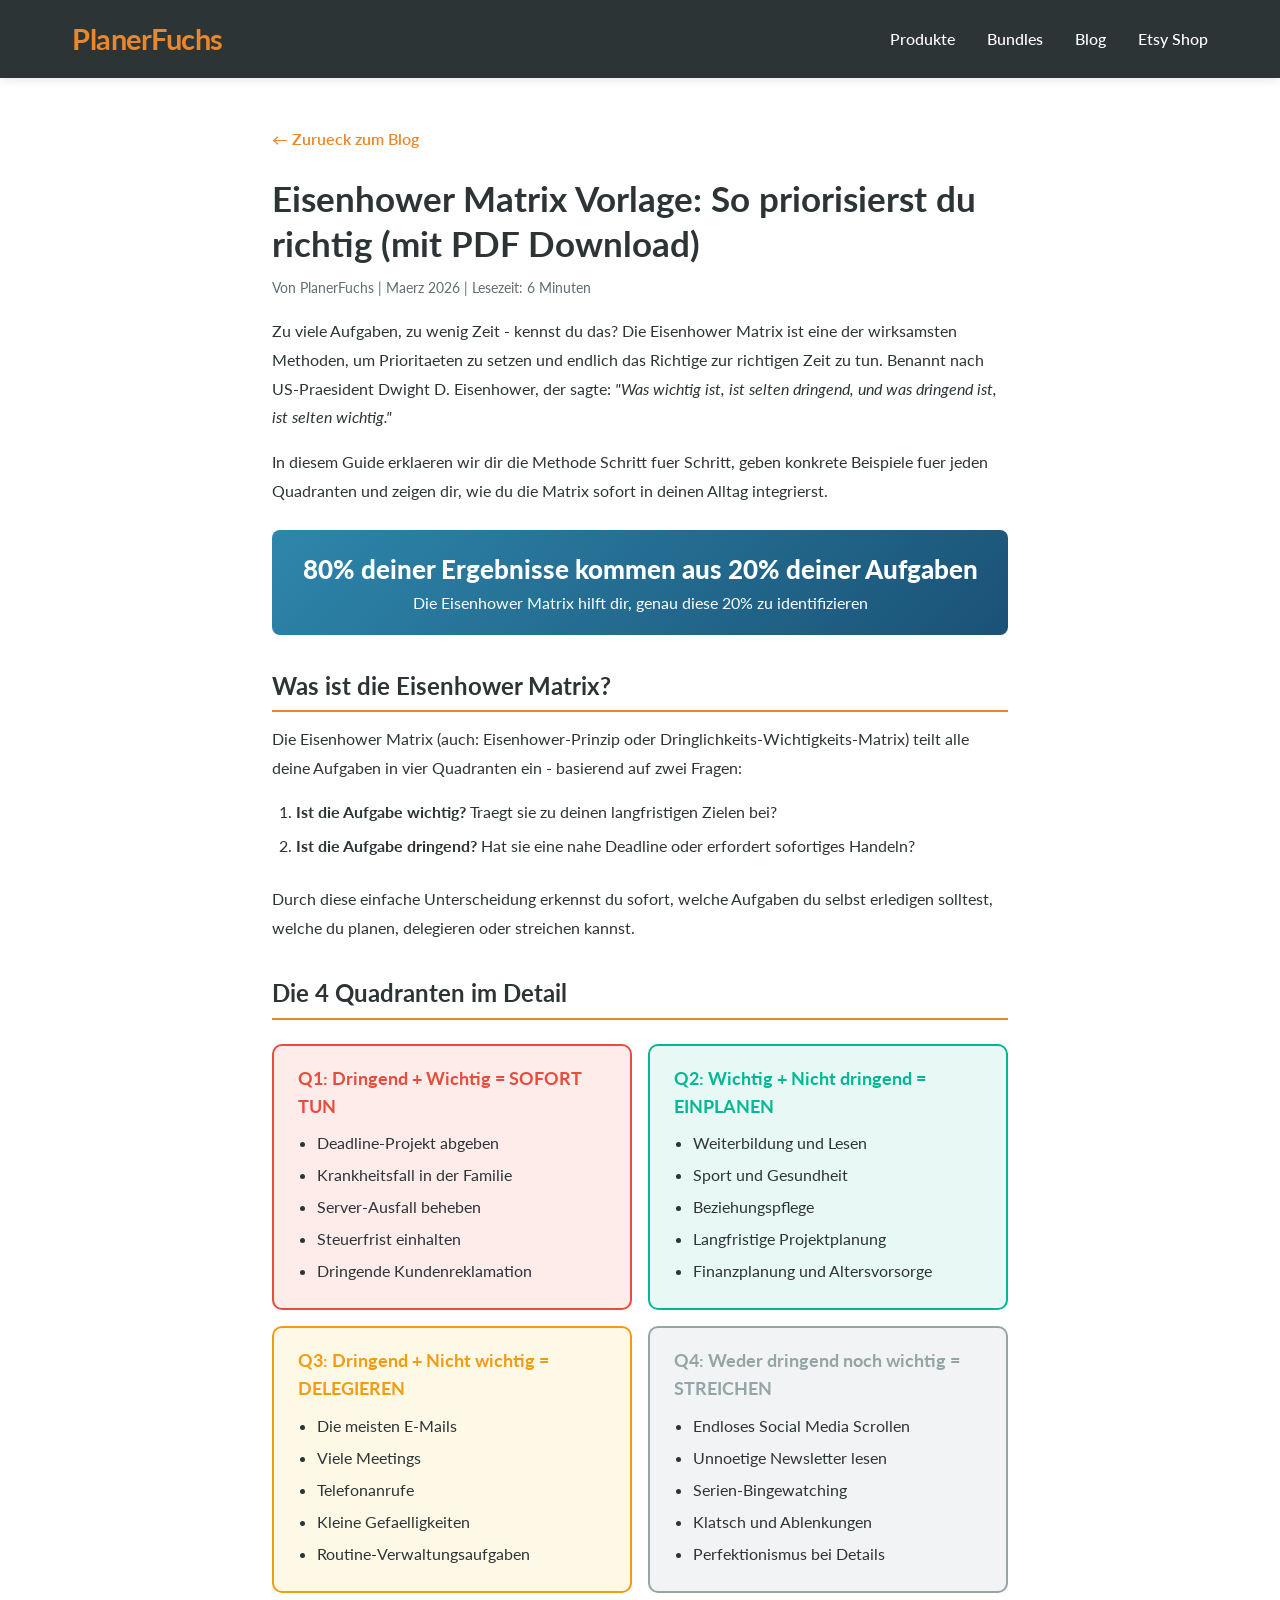
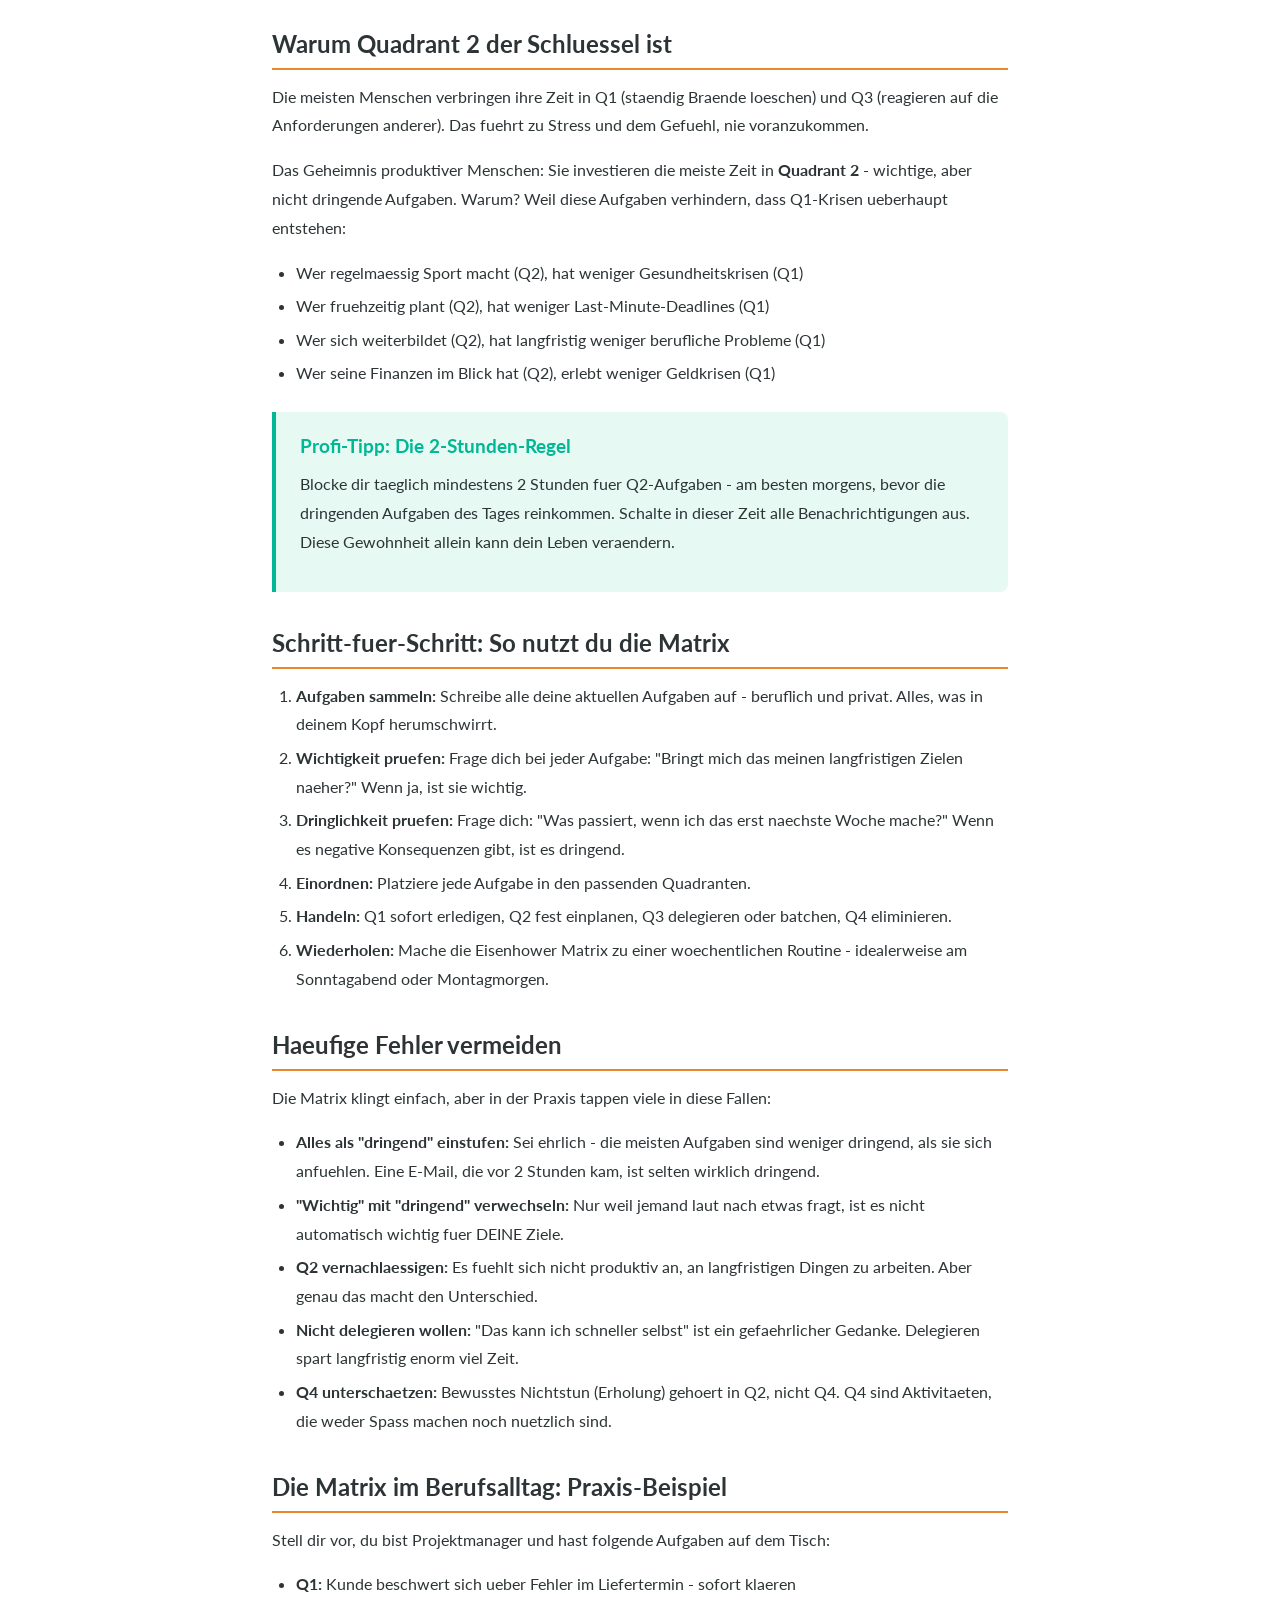
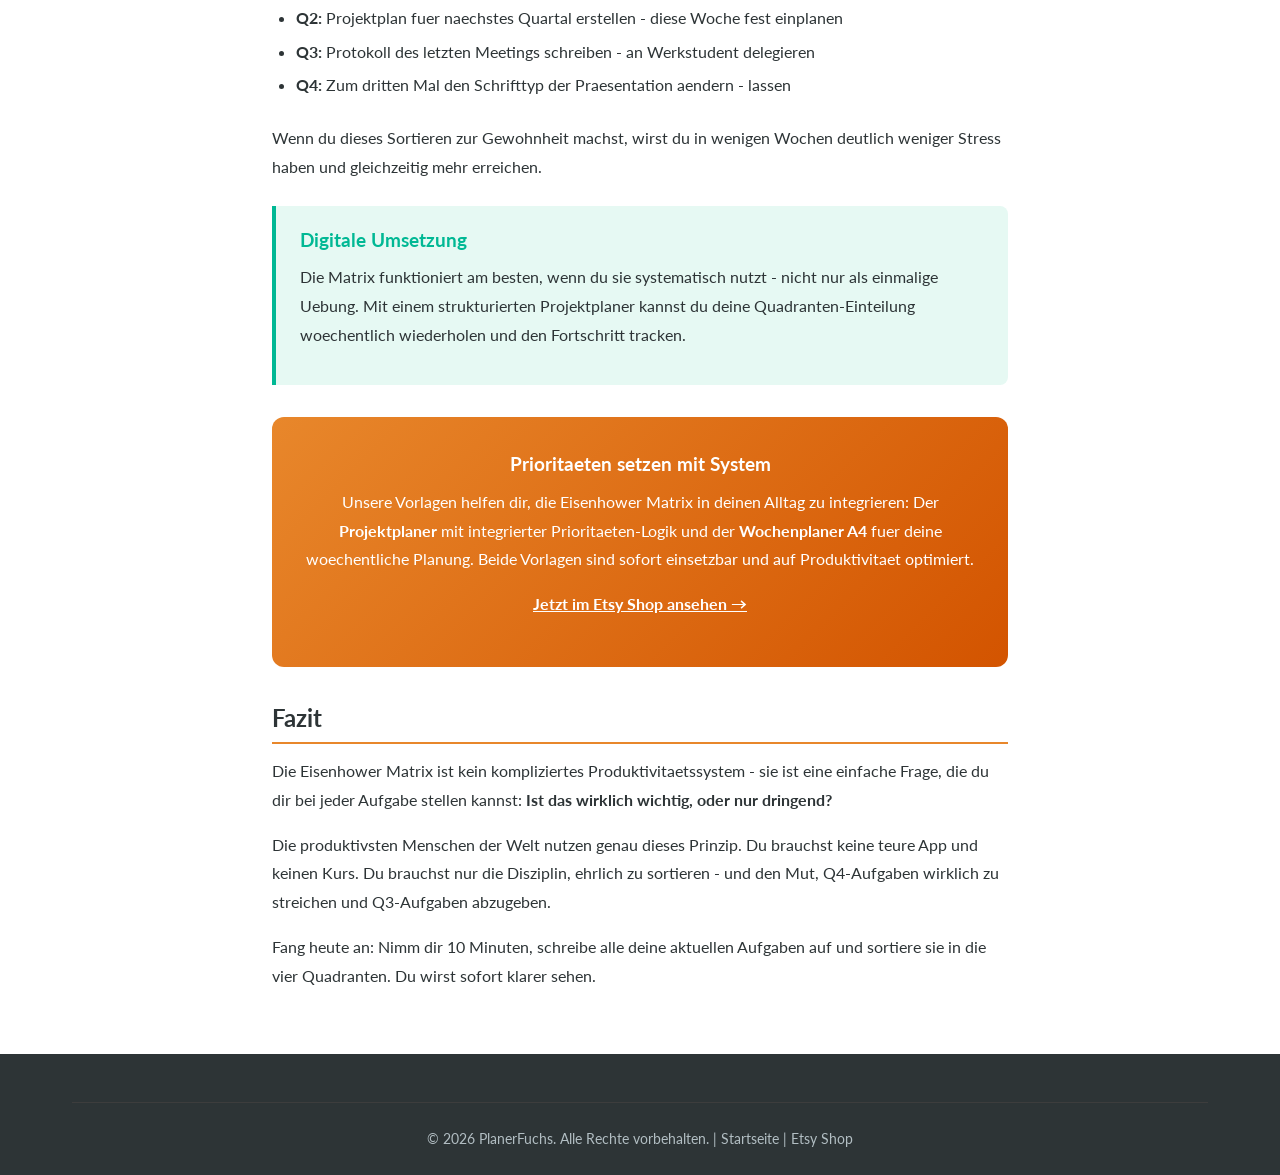
<file: blog/eisenhower-matrix-vorlage.html>
<!DOCTYPE html>
<html lang="de">
<head>
  <meta charset="UTF-8">
  <meta name="viewport" content="width=device-width, initial-scale=1.0">
  <title>Eisenhower Matrix Vorlage: So priorisierst du richtig | PlanerFuchs Blog</title>
  <meta name="description" content="Eisenhower Matrix Vorlage mit Erklaerung, Beispielen fuer alle 4 Quadranten und praktischen Tipps. Kostenlose PDF-Vorlage zum Download fuer besseres Zeitmanagement.">
  <meta name="keywords" content="Eisenhower Matrix Vorlage, Eisenhower Prinzip, Prioritaeten setzen, Zeitmanagement Methode, Eisenhower Matrix PDF, Aufgaben priorisieren, Eisenhower Matrix Beispiele">
  <meta name="author" content="PlanerFuchs">
  <meta property="og:title" content="Eisenhower Matrix Vorlage: So priorisierst du richtig (mit PDF Download)">
  <meta property="og:description" content="Die Eisenhower Matrix einfach erklaert mit Beispielen, Vorlage und Praxis-Tipps. Lerne die Methode, die Praesidenten und CEOs nutzen.">
  <meta property="og:type" content="article">
  <link rel="preconnect" href="https://fonts.googleapis.com">
  <link href="https://fonts.googleapis.com/css2?family=Lato:wght@400;700;900&display=swap" rel="stylesheet">
  <link rel="stylesheet" href="../css/style.css">
  <style>
    .article { max-width: 800px; margin: 0 auto; padding: 3rem 2rem; }
    .article h1 { font-size: 2.2rem; margin-bottom: 0.5rem; line-height: 1.3; }
    .article-meta { color: var(--gray); font-size: 0.9rem; margin-bottom: 2rem; }
    .article h2 { font-size: 1.5rem; margin: 2rem 0 0.8rem; color: var(--dark); border-bottom: 2px solid var(--orange); padding-bottom: 0.3rem; }
    .article h3 { font-size: 1.2rem; margin: 1.5rem 0 0.5rem; color: var(--blue); }
    .article p { margin-bottom: 1rem; line-height: 1.8; }
    .article ul, .article ol { margin: 0.5rem 0 1.5rem 1.5rem; line-height: 1.8; }
    .article li { margin-bottom: 0.3rem; }
    .tip-box { background: #e6f9f3; border-left: 4px solid var(--teal); padding: 1.2rem 1.5rem; margin: 1.5rem 0; border-radius: 0 8px 8px 0; }
    .tip-box h3 { margin-top: 0; color: var(--teal); }
    .cta-box { background: linear-gradient(135deg, var(--orange), #d35400); color: var(--white); padding: 2rem; border-radius: 12px; text-align: center; margin: 2rem 0; }
    .cta-box h3 { color: var(--white); margin-top: 0; }
    .cta-box a { color: var(--white); text-decoration: underline; font-weight: 700; }
    .back-link { display: inline-block; margin-bottom: 1.5rem; color: var(--orange); font-weight: 600; }
    .matrix-grid { display: grid; grid-template-columns: 1fr 1fr; gap: 1rem; margin: 1.5rem 0 2rem; }
    .matrix-cell { padding: 1.2rem 1.5rem; border-radius: 10px; }
    .matrix-cell h3 { margin-top: 0; font-size: 1.1rem; }
    .matrix-cell ul { margin: 0.5rem 0 0 1.2rem; line-height: 1.7; }
    .matrix-q1 { background: #fdecea; border: 2px solid #e74c3c; }
    .matrix-q1 h3 { color: #e74c3c; }
    .matrix-q2 { background: #e8f8f5; border: 2px solid var(--teal); }
    .matrix-q2 h3 { color: var(--teal); }
    .matrix-q3 { background: #fef9e7; border: 2px solid #f39c12; }
    .matrix-q3 h3 { color: #f39c12; }
    .matrix-q4 { background: #f2f3f4; border: 2px solid #95a5a6; }
    .matrix-q4 h3 { color: #95a5a6; }
    .savings-highlight { background: linear-gradient(135deg, var(--blue), #1a5276); color: var(--white); padding: 1.2rem 1.5rem; margin: 1.5rem 0; border-radius: 8px; text-align: center; }
    .savings-highlight .amount { font-size: 1.6rem; font-weight: 900; display: block; }
    @media (max-width: 600px) { .matrix-grid { grid-template-columns: 1fr; } }
  </style>
</head>
<body>

<nav class="navbar">
  <div class="container">
    <a href="../" class="logo">PlanerFuchs</a>
    <ul class="nav-links">
      <li><a href="../#produkte">Produkte</a></li>
      <li><a href="../#bundles">Bundles</a></li>
      <li><a href="../#blog">Blog</a></li>
      <li><a href="https://www.etsy.com/shop/PlanerFuchs" target="_blank" rel="noopener">Etsy Shop</a></li>
    </ul>
  </div>
</nav>

<div class="article">
  <a href="../#blog" class="back-link">&larr; Zurueck zum Blog</a>

  <h1>Eisenhower Matrix Vorlage: So priorisierst du richtig (mit PDF Download)</h1>
  <p class="article-meta">Von PlanerFuchs | Maerz 2026 | Lesezeit: 6 Minuten</p>

  <p>Zu viele Aufgaben, zu wenig Zeit - kennst du das? Die Eisenhower Matrix ist eine der wirksamsten Methoden, um Prioritaeten zu setzen und endlich das Richtige zur richtigen Zeit zu tun. Benannt nach US-Praesident Dwight D. Eisenhower, der sagte: <em>"Was wichtig ist, ist selten dringend, und was dringend ist, ist selten wichtig."</em></p>

  <p>In diesem Guide erklaeren wir dir die Methode Schritt fuer Schritt, geben konkrete Beispiele fuer jeden Quadranten und zeigen dir, wie du die Matrix sofort in deinen Alltag integrierst.</p>

  <div class="savings-highlight">
    <span class="amount">80% deiner Ergebnisse kommen aus 20% deiner Aufgaben</span>
    Die Eisenhower Matrix hilft dir, genau diese 20% zu identifizieren
  </div>

  <h2>Was ist die Eisenhower Matrix?</h2>
  <p>Die Eisenhower Matrix (auch: Eisenhower-Prinzip oder Dringlichkeits-Wichtigkeits-Matrix) teilt alle deine Aufgaben in vier Quadranten ein - basierend auf zwei Fragen:</p>
  <ol>
    <li><strong>Ist die Aufgabe wichtig?</strong> Traegt sie zu deinen langfristigen Zielen bei?</li>
    <li><strong>Ist die Aufgabe dringend?</strong> Hat sie eine nahe Deadline oder erfordert sofortiges Handeln?</li>
  </ol>
  <p>Durch diese einfache Unterscheidung erkennst du sofort, welche Aufgaben du selbst erledigen solltest, welche du planen, delegieren oder streichen kannst.</p>

  <h2>Die 4 Quadranten im Detail</h2>

  <div class="matrix-grid">
    <div class="matrix-cell matrix-q1">
      <h3>Q1: Dringend + Wichtig = SOFORT TUN</h3>
      <ul>
        <li>Deadline-Projekt abgeben</li>
        <li>Krankheitsfall in der Familie</li>
        <li>Server-Ausfall beheben</li>
        <li>Steuerfrist einhalten</li>
        <li>Dringende Kundenreklamation</li>
      </ul>
    </div>
    <div class="matrix-cell matrix-q2">
      <h3>Q2: Wichtig + Nicht dringend = EINPLANEN</h3>
      <ul>
        <li>Weiterbildung und Lesen</li>
        <li>Sport und Gesundheit</li>
        <li>Beziehungspflege</li>
        <li>Langfristige Projektplanung</li>
        <li>Finanzplanung und Altersvorsorge</li>
      </ul>
    </div>
    <div class="matrix-cell matrix-q3">
      <h3>Q3: Dringend + Nicht wichtig = DELEGIEREN</h3>
      <ul>
        <li>Die meisten E-Mails</li>
        <li>Viele Meetings</li>
        <li>Telefonanrufe</li>
        <li>Kleine Gefaelligkeiten</li>
        <li>Routine-Verwaltungsaufgaben</li>
      </ul>
    </div>
    <div class="matrix-cell matrix-q4">
      <h3>Q4: Weder dringend noch wichtig = STREICHEN</h3>
      <ul>
        <li>Endloses Social Media Scrollen</li>
        <li>Unnoetige Newsletter lesen</li>
        <li>Serien-Bingewatching</li>
        <li>Klatsch und Ablenkungen</li>
        <li>Perfektionismus bei Details</li>
      </ul>
    </div>
  </div>

  <h2>Warum Quadrant 2 der Schluessel ist</h2>
  <p>Die meisten Menschen verbringen ihre Zeit in Q1 (staendig Braende loeschen) und Q3 (reagieren auf die Anforderungen anderer). Das fuehrt zu Stress und dem Gefuehl, nie voranzukommen.</p>
  <p>Das Geheimnis produktiver Menschen: Sie investieren die meiste Zeit in <strong>Quadrant 2</strong> - wichtige, aber nicht dringende Aufgaben. Warum? Weil diese Aufgaben verhindern, dass Q1-Krisen ueberhaupt entstehen:</p>
  <ul>
    <li>Wer regelmaessig Sport macht (Q2), hat weniger Gesundheitskrisen (Q1)</li>
    <li>Wer fruehzeitig plant (Q2), hat weniger Last-Minute-Deadlines (Q1)</li>
    <li>Wer sich weiterbildet (Q2), hat langfristig weniger berufliche Probleme (Q1)</li>
    <li>Wer seine Finanzen im Blick hat (Q2), erlebt weniger Geldkrisen (Q1)</li>
  </ul>

  <div class="tip-box">
    <h3>Profi-Tipp: Die 2-Stunden-Regel</h3>
    <p>Blocke dir taeglich mindestens 2 Stunden fuer Q2-Aufgaben - am besten morgens, bevor die dringenden Aufgaben des Tages reinkommen. Schalte in dieser Zeit alle Benachrichtigungen aus. Diese Gewohnheit allein kann dein Leben veraendern.</p>
  </div>

  <h2>Schritt-fuer-Schritt: So nutzt du die Matrix</h2>
  <ol>
    <li><strong>Aufgaben sammeln:</strong> Schreibe alle deine aktuellen Aufgaben auf - beruflich und privat. Alles, was in deinem Kopf herumschwirrt.</li>
    <li><strong>Wichtigkeit pruefen:</strong> Frage dich bei jeder Aufgabe: "Bringt mich das meinen langfristigen Zielen naeher?" Wenn ja, ist sie wichtig.</li>
    <li><strong>Dringlichkeit pruefen:</strong> Frage dich: "Was passiert, wenn ich das erst naechste Woche mache?" Wenn es negative Konsequenzen gibt, ist es dringend.</li>
    <li><strong>Einordnen:</strong> Platziere jede Aufgabe in den passenden Quadranten.</li>
    <li><strong>Handeln:</strong> Q1 sofort erledigen, Q2 fest einplanen, Q3 delegieren oder batchen, Q4 eliminieren.</li>
    <li><strong>Wiederholen:</strong> Mache die Eisenhower Matrix zu einer woechentlichen Routine - idealerweise am Sonntagabend oder Montagmorgen.</li>
  </ol>

  <h2>Haeufige Fehler vermeiden</h2>
  <p>Die Matrix klingt einfach, aber in der Praxis tappen viele in diese Fallen:</p>
  <ul>
    <li><strong>Alles als "dringend" einstufen:</strong> Sei ehrlich - die meisten Aufgaben sind weniger dringend, als sie sich anfuehlen. Eine E-Mail, die vor 2 Stunden kam, ist selten wirklich dringend.</li>
    <li><strong>"Wichtig" mit "dringend" verwechseln:</strong> Nur weil jemand laut nach etwas fragt, ist es nicht automatisch wichtig fuer DEINE Ziele.</li>
    <li><strong>Q2 vernachlaessigen:</strong> Es fuehlt sich nicht produktiv an, an langfristigen Dingen zu arbeiten. Aber genau das macht den Unterschied.</li>
    <li><strong>Nicht delegieren wollen:</strong> "Das kann ich schneller selbst" ist ein gefaehrlicher Gedanke. Delegieren spart langfristig enorm viel Zeit.</li>
    <li><strong>Q4 unterschaetzen:</strong> Bewusstes Nichtstun (Erholung) gehoert in Q2, nicht Q4. Q4 sind Aktivitaeten, die weder Spass machen noch nuetzlich sind.</li>
  </ul>

  <h2>Die Matrix im Berufsalltag: Praxis-Beispiel</h2>
  <p>Stell dir vor, du bist Projektmanager und hast folgende Aufgaben auf dem Tisch:</p>
  <ul>
    <li><strong>Q1:</strong> Kunde beschwert sich ueber Fehler im Liefertermin - sofort klaeren</li>
    <li><strong>Q2:</strong> Projektplan fuer naechstes Quartal erstellen - diese Woche fest einplanen</li>
    <li><strong>Q3:</strong> Protokoll des letzten Meetings schreiben - an Werkstudent delegieren</li>
    <li><strong>Q4:</strong> Zum dritten Mal den Schrifttyp der Praesentation aendern - lassen</li>
  </ul>
  <p>Wenn du dieses Sortieren zur Gewohnheit machst, wirst du in wenigen Wochen deutlich weniger Stress haben und gleichzeitig mehr erreichen.</p>

  <div class="tip-box">
    <h3>Digitale Umsetzung</h3>
    <p>Die Matrix funktioniert am besten, wenn du sie systematisch nutzt - nicht nur als einmalige Uebung. Mit einem strukturierten Projektplaner kannst du deine Quadranten-Einteilung woechentlich wiederholen und den Fortschritt tracken.</p>
  </div>

  <div class="cta-box">
    <h3>Prioritaeten setzen mit System</h3>
    <p>Unsere Vorlagen helfen dir, die Eisenhower Matrix in deinen Alltag zu integrieren: Der <strong>Projektplaner</strong> mit integrierter Prioritaeten-Logik und der <strong>Wochenplaner A4</strong> fuer deine woechentliche Planung. Beide Vorlagen sind sofort einsetzbar und auf Produktivitaet optimiert.</p>
    <p><a href="https://www.etsy.com/shop/PlanerFuchs">Jetzt im Etsy Shop ansehen &rarr;</a></p>
  </div>

  <h2>Fazit</h2>
  <p>Die Eisenhower Matrix ist kein kompliziertes Produktivitaetssystem - sie ist eine einfache Frage, die du dir bei jeder Aufgabe stellen kannst: <strong>Ist das wirklich wichtig, oder nur dringend?</strong></p>
  <p>Die produktivsten Menschen der Welt nutzen genau dieses Prinzip. Du brauchst keine teure App und keinen Kurs. Du brauchst nur die Disziplin, ehrlich zu sortieren - und den Mut, Q4-Aufgaben wirklich zu streichen und Q3-Aufgaben abzugeben.</p>
  <p>Fang heute an: Nimm dir 10 Minuten, schreibe alle deine aktuellen Aufgaben auf und sortiere sie in die vier Quadranten. Du wirst sofort klarer sehen.</p>

</div>

<footer class="footer">
  <div class="container">
    <div class="footer-bottom">
      &copy; 2026 PlanerFuchs. Alle Rechte vorbehalten. | <a href="../">Startseite</a> | <a href="https://www.etsy.com/shop/PlanerFuchs" target="_blank" rel="noopener">Etsy Shop</a>
    </div>
  </div>
</footer>

</body>
</html>
</file>
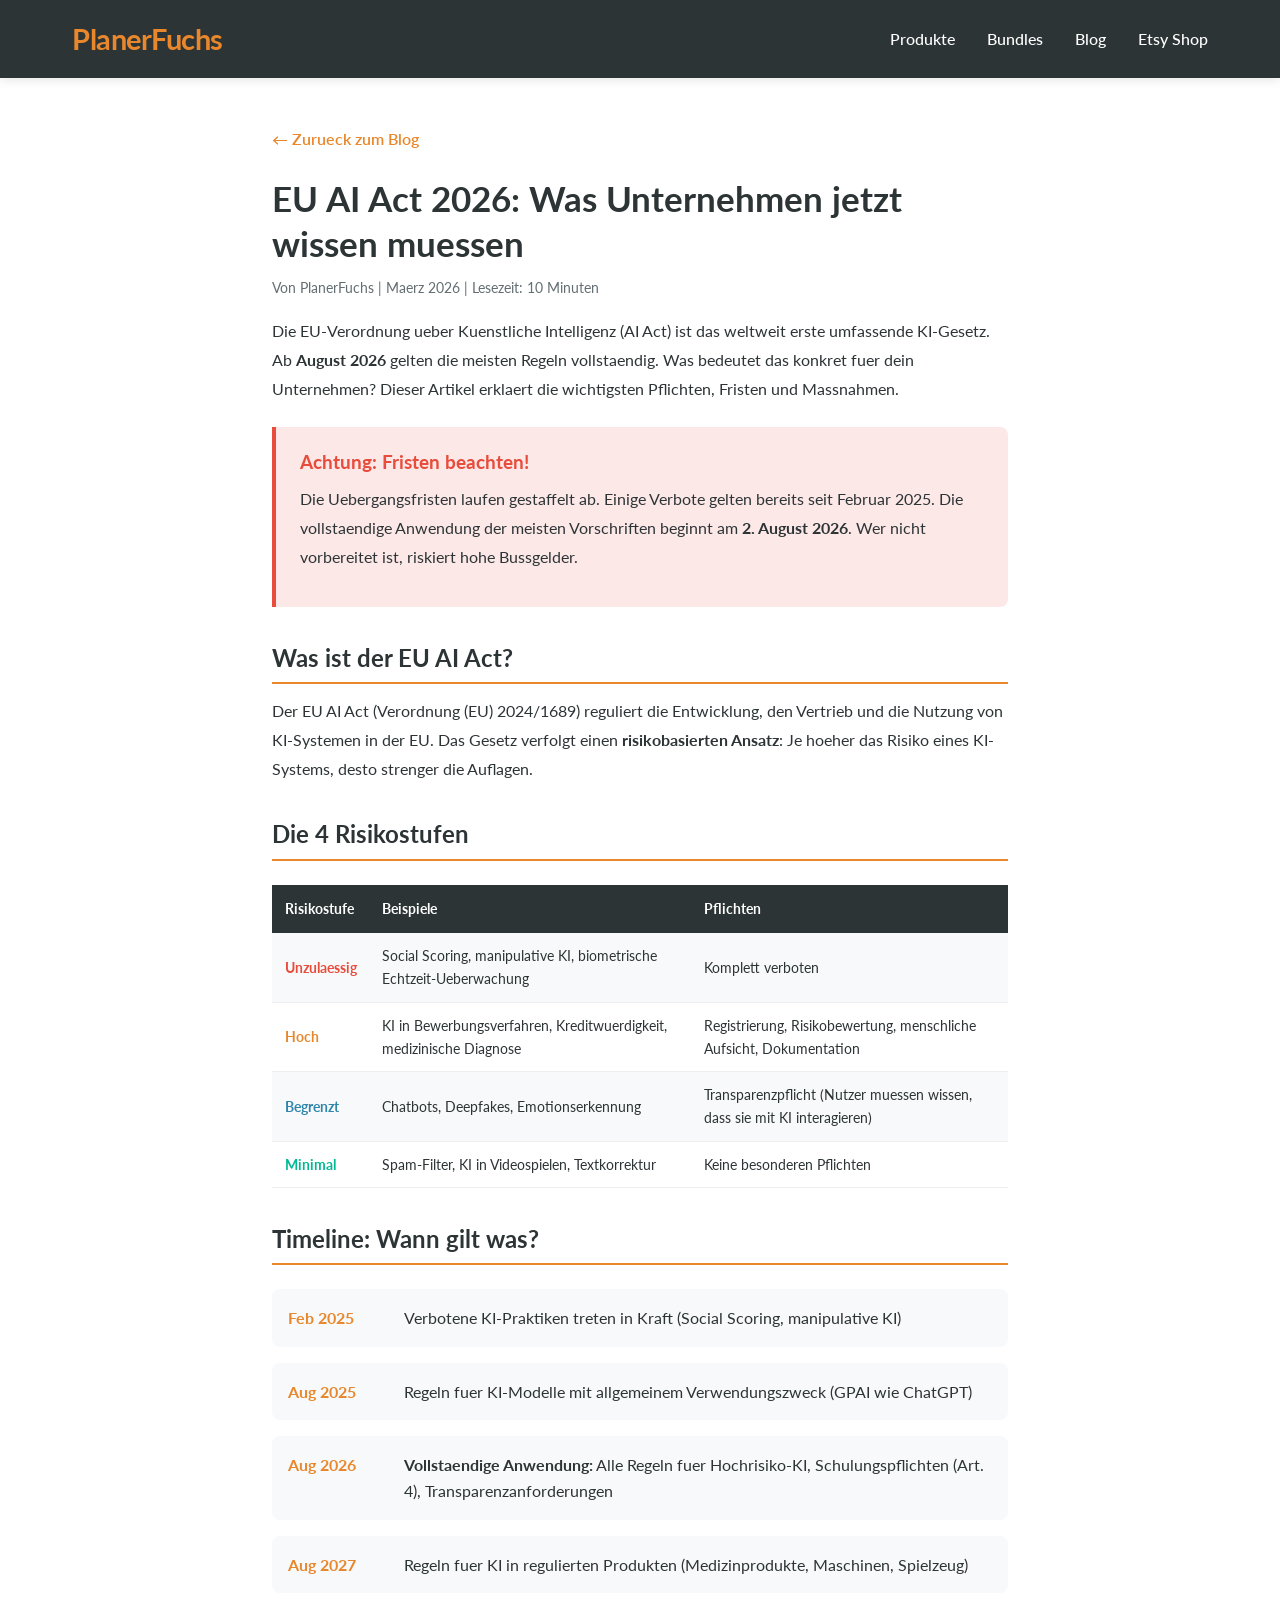
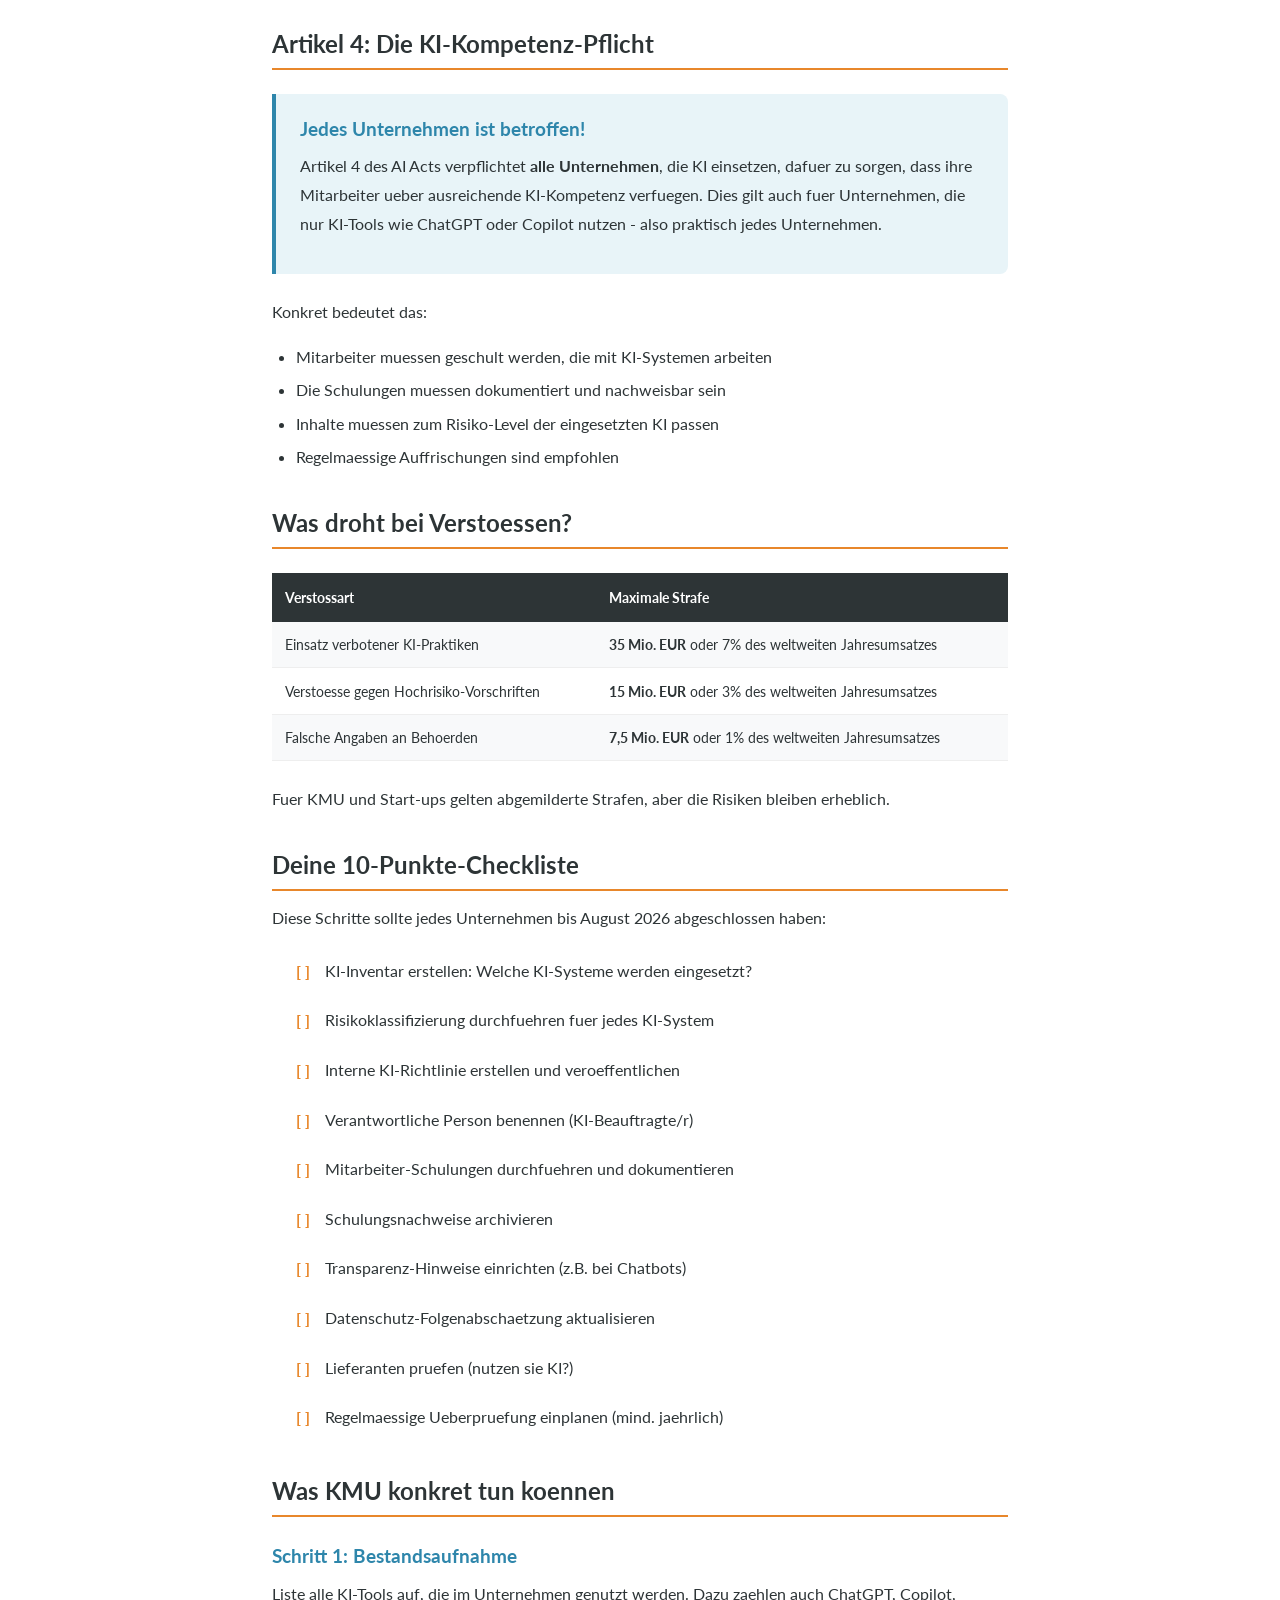
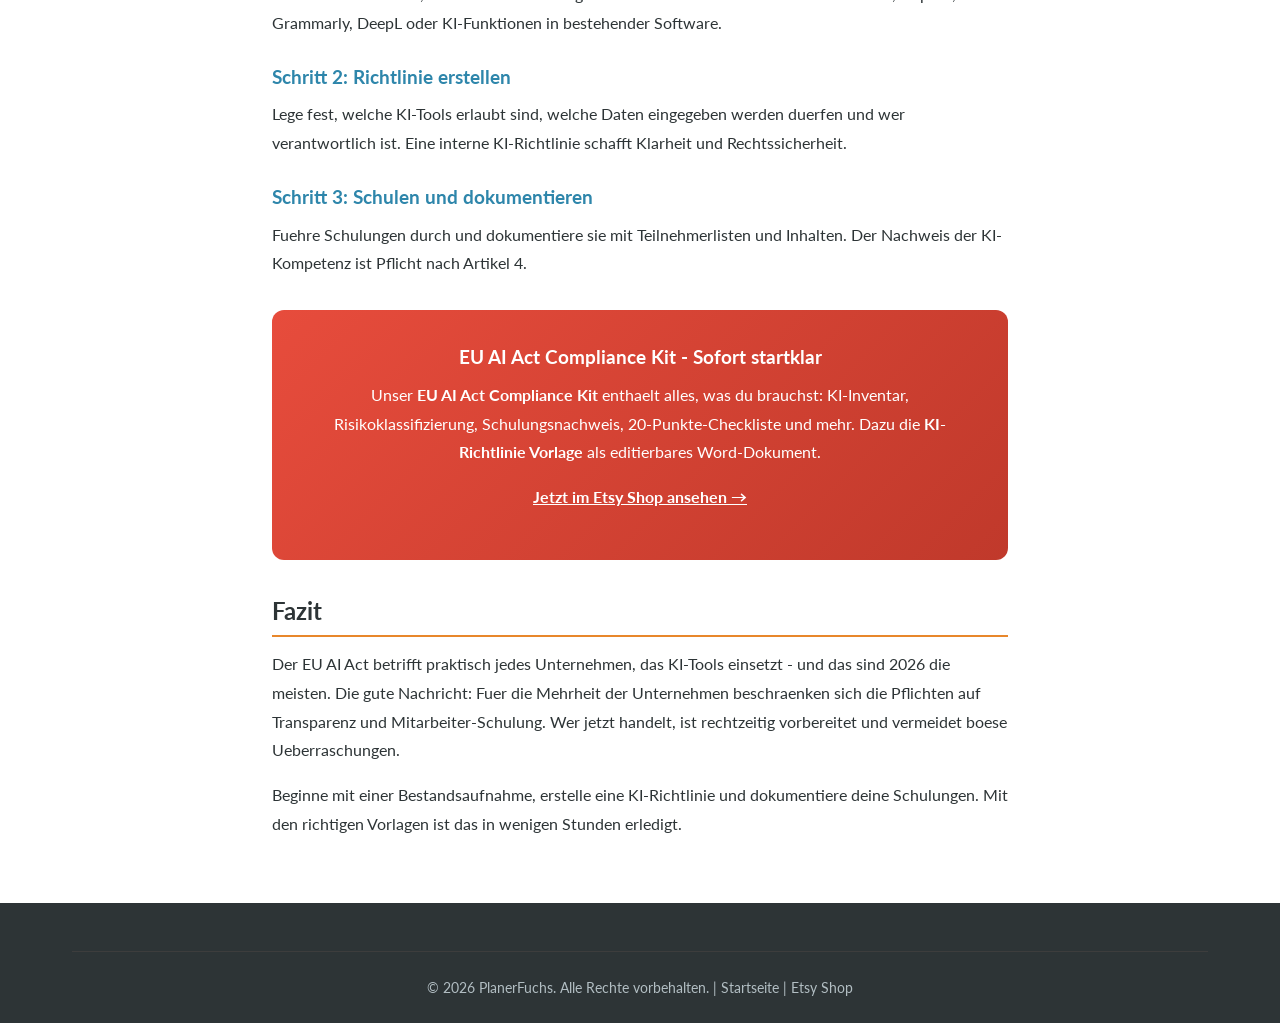
<file: blog/eu-ai-act-erklaert.html>
<!DOCTYPE html>
<html lang="de">
<head>
  <meta charset="UTF-8">
  <meta name="viewport" content="width=device-width, initial-scale=1.0">
  <title>EU AI Act 2026: Was Unternehmen jetzt wissen muessen | PlanerFuchs Blog</title>
  <meta name="description" content="EU AI Act 2026 einfach erklaert: Fristen, Pflichten, Strafen und was KMU jetzt tun muessen. Inklusive Checkliste und Compliance-Tipps.">
  <meta name="keywords" content="EU AI Act 2026, KI Verordnung, KI Richtlinie Unternehmen, AI Act Pflichten, KI Compliance, EU KI Gesetz, Kuenstliche Intelligenz Regulierung">
  <meta name="author" content="PlanerFuchs">
  <meta property="og:title" content="EU AI Act 2026: Was Unternehmen jetzt wissen muessen">
  <meta property="og:description" content="Die EU-KI-Verordnung gilt ab August 2026. Was KMU jetzt wissen und tun muessen.">
  <meta property="og:type" content="article">
  <link rel="preconnect" href="https://fonts.googleapis.com">
  <link href="https://fonts.googleapis.com/css2?family=Lato:wght@400;700;900&display=swap" rel="stylesheet">
  <link rel="stylesheet" href="../css/style.css">
  <style>
    .article { max-width: 800px; margin: 0 auto; padding: 3rem 2rem; }
    .article h1 { font-size: 2.2rem; margin-bottom: 0.5rem; line-height: 1.3; }
    .article-meta { color: var(--gray); font-size: 0.9rem; margin-bottom: 2rem; }
    .article h2 { font-size: 1.5rem; margin: 2rem 0 0.8rem; color: var(--dark); border-bottom: 2px solid var(--orange); padding-bottom: 0.3rem; }
    .article h3 { font-size: 1.2rem; margin: 1.5rem 0 0.5rem; color: var(--blue); }
    .article p { margin-bottom: 1rem; line-height: 1.8; }
    .article ul, .article ol { margin: 0.5rem 0 1.5rem 1.5rem; line-height: 1.8; }
    .article li { margin-bottom: 0.3rem; }
    .warning-box { background: #fde8e8; border-left: 4px solid var(--red); padding: 1.2rem 1.5rem; margin: 1.5rem 0; border-radius: 0 8px 8px 0; }
    .warning-box h3 { margin-top: 0; color: var(--red); }
    .info-box { background: #e8f4f8; border-left: 4px solid var(--blue); padding: 1.2rem 1.5rem; margin: 1.5rem 0; border-radius: 0 8px 8px 0; }
    .info-box h3 { margin-top: 0; color: var(--blue); }
    .timeline { margin: 1.5rem 0; }
    .timeline-item { display: flex; gap: 1rem; margin-bottom: 1rem; padding: 1rem; background: var(--light); border-radius: 8px; }
    .timeline-date { min-width: 100px; font-weight: 700; color: var(--orange); }
    .risk-table { width: 100%; border-collapse: collapse; margin: 1.5rem 0; font-size: 0.9rem; }
    .risk-table th { background: var(--dark); color: var(--white); padding: 0.8rem; text-align: left; }
    .risk-table td { padding: 0.7rem 0.8rem; border-bottom: 1px solid #eee; }
    .risk-table tr:nth-child(even) { background: var(--light); }
    .cta-box { background: linear-gradient(135deg, #e74c3c, #c0392b); color: var(--white); padding: 2rem; border-radius: 12px; text-align: center; margin: 2rem 0; }
    .cta-box h3 { color: var(--white); margin-top: 0; }
    .cta-box a { color: var(--white); text-decoration: underline; font-weight: 700; }
    .checklist { list-style: none; margin-left: 0; padding-left: 0; }
    .checklist li { padding: 0.5rem 0; padding-left: 1.8rem; position: relative; }
    .checklist li::before { content: "[ ]"; position: absolute; left: 0; color: var(--orange); font-weight: 700; }
    .back-link { display: inline-block; margin-bottom: 1.5rem; color: var(--orange); font-weight: 600; }
  </style>
</head>
<body>

<nav class="navbar">
  <div class="container">
    <a href="../" class="logo">PlanerFuchs</a>
    <ul class="nav-links">
      <li><a href="../#produkte">Produkte</a></li>
      <li><a href="../#bundles">Bundles</a></li>
      <li><a href="../#blog">Blog</a></li>
      <li><a href="https://www.etsy.com/shop/PlanerFuchs" target="_blank" rel="noopener">Etsy Shop</a></li>
    </ul>
  </div>
</nav>

<div class="article">
  <a href="../#blog" class="back-link">&larr; Zurueck zum Blog</a>

  <h1>EU AI Act 2026: Was Unternehmen jetzt wissen muessen</h1>
  <p class="article-meta">Von PlanerFuchs | Maerz 2026 | Lesezeit: 10 Minuten</p>

  <p>Die EU-Verordnung ueber Kuenstliche Intelligenz (AI Act) ist das weltweit erste umfassende KI-Gesetz. Ab <strong>August 2026</strong> gelten die meisten Regeln vollstaendig. Was bedeutet das konkret fuer dein Unternehmen? Dieser Artikel erklaert die wichtigsten Pflichten, Fristen und Massnahmen.</p>

  <div class="warning-box">
    <h3>Achtung: Fristen beachten!</h3>
    <p>Die Uebergangsfristen laufen gestaffelt ab. Einige Verbote gelten bereits seit Februar 2025. Die vollstaendige Anwendung der meisten Vorschriften beginnt am <strong>2. August 2026</strong>. Wer nicht vorbereitet ist, riskiert hohe Bussgelder.</p>
  </div>

  <h2>Was ist der EU AI Act?</h2>
  <p>Der EU AI Act (Verordnung (EU) 2024/1689) reguliert die Entwicklung, den Vertrieb und die Nutzung von KI-Systemen in der EU. Das Gesetz verfolgt einen <strong>risikobasierten Ansatz</strong>: Je hoeher das Risiko eines KI-Systems, desto strenger die Auflagen.</p>

  <h2>Die 4 Risikostufen</h2>

  <table class="risk-table">
    <tr>
      <th>Risikostufe</th>
      <th>Beispiele</th>
      <th>Pflichten</th>
    </tr>
    <tr>
      <td><strong style="color: var(--red);">Unzulaessig</strong></td>
      <td>Social Scoring, manipulative KI, biometrische Echtzeit-Ueberwachung</td>
      <td>Komplett verboten</td>
    </tr>
    <tr>
      <td><strong style="color: var(--orange);">Hoch</strong></td>
      <td>KI in Bewerbungsverfahren, Kreditwuerdigkeit, medizinische Diagnose</td>
      <td>Registrierung, Risikobewertung, menschliche Aufsicht, Dokumentation</td>
    </tr>
    <tr>
      <td><strong style="color: var(--blue);">Begrenzt</strong></td>
      <td>Chatbots, Deepfakes, Emotionserkennung</td>
      <td>Transparenzpflicht (Nutzer muessen wissen, dass sie mit KI interagieren)</td>
    </tr>
    <tr>
      <td><strong style="color: var(--teal);">Minimal</strong></td>
      <td>Spam-Filter, KI in Videospielen, Textkorrektur</td>
      <td>Keine besonderen Pflichten</td>
    </tr>
  </table>

  <h2>Timeline: Wann gilt was?</h2>

  <div class="timeline">
    <div class="timeline-item">
      <span class="timeline-date">Feb 2025</span>
      <div>Verbotene KI-Praktiken treten in Kraft (Social Scoring, manipulative KI)</div>
    </div>
    <div class="timeline-item">
      <span class="timeline-date">Aug 2025</span>
      <div>Regeln fuer KI-Modelle mit allgemeinem Verwendungszweck (GPAI wie ChatGPT)</div>
    </div>
    <div class="timeline-item">
      <span class="timeline-date">Aug 2026</span>
      <div><strong>Vollstaendige Anwendung:</strong> Alle Regeln fuer Hochrisiko-KI, Schulungspflichten (Art. 4), Transparenzanforderungen</div>
    </div>
    <div class="timeline-item">
      <span class="timeline-date">Aug 2027</span>
      <div>Regeln fuer KI in regulierten Produkten (Medizinprodukte, Maschinen, Spielzeug)</div>
    </div>
  </div>

  <h2>Artikel 4: Die KI-Kompetenz-Pflicht</h2>

  <div class="info-box">
    <h3>Jedes Unternehmen ist betroffen!</h3>
    <p>Artikel 4 des AI Acts verpflichtet <strong>alle Unternehmen</strong>, die KI einsetzen, dafuer zu sorgen, dass ihre Mitarbeiter ueber ausreichende KI-Kompetenz verfuegen. Dies gilt auch fuer Unternehmen, die nur KI-Tools wie ChatGPT oder Copilot nutzen - also praktisch jedes Unternehmen.</p>
  </div>

  <p>Konkret bedeutet das:</p>
  <ul>
    <li>Mitarbeiter muessen geschult werden, die mit KI-Systemen arbeiten</li>
    <li>Die Schulungen muessen dokumentiert und nachweisbar sein</li>
    <li>Inhalte muessen zum Risiko-Level der eingesetzten KI passen</li>
    <li>Regelmaessige Auffrischungen sind empfohlen</li>
  </ul>

  <h2>Was droht bei Verstoessen?</h2>

  <table class="risk-table">
    <tr>
      <th>Verstossart</th>
      <th>Maximale Strafe</th>
    </tr>
    <tr>
      <td>Einsatz verbotener KI-Praktiken</td>
      <td><strong>35 Mio. EUR</strong> oder 7% des weltweiten Jahresumsatzes</td>
    </tr>
    <tr>
      <td>Verstoesse gegen Hochrisiko-Vorschriften</td>
      <td><strong>15 Mio. EUR</strong> oder 3% des weltweiten Jahresumsatzes</td>
    </tr>
    <tr>
      <td>Falsche Angaben an Behoerden</td>
      <td><strong>7,5 Mio. EUR</strong> oder 1% des weltweiten Jahresumsatzes</td>
    </tr>
  </table>

  <p>Fuer KMU und Start-ups gelten abgemilderte Strafen, aber die Risiken bleiben erheblich.</p>

  <h2>Deine 10-Punkte-Checkliste</h2>
  <p>Diese Schritte sollte jedes Unternehmen bis August 2026 abgeschlossen haben:</p>

  <ul class="checklist">
    <li>KI-Inventar erstellen: Welche KI-Systeme werden eingesetzt?</li>
    <li>Risikoklassifizierung durchfuehren fuer jedes KI-System</li>
    <li>Interne KI-Richtlinie erstellen und veroeffentlichen</li>
    <li>Verantwortliche Person benennen (KI-Beauftragte/r)</li>
    <li>Mitarbeiter-Schulungen durchfuehren und dokumentieren</li>
    <li>Schulungsnachweise archivieren</li>
    <li>Transparenz-Hinweise einrichten (z.B. bei Chatbots)</li>
    <li>Datenschutz-Folgenabschaetzung aktualisieren</li>
    <li>Lieferanten pruefen (nutzen sie KI?)</li>
    <li>Regelmaessige Ueberpruefung einplanen (mind. jaehrlich)</li>
  </ul>

  <h2>Was KMU konkret tun koennen</h2>

  <h3>Schritt 1: Bestandsaufnahme</h3>
  <p>Liste alle KI-Tools auf, die im Unternehmen genutzt werden. Dazu zaehlen auch ChatGPT, Copilot, Grammarly, DeepL oder KI-Funktionen in bestehender Software.</p>

  <h3>Schritt 2: Richtlinie erstellen</h3>
  <p>Lege fest, welche KI-Tools erlaubt sind, welche Daten eingegeben werden duerfen und wer verantwortlich ist. Eine interne KI-Richtlinie schafft Klarheit und Rechtssicherheit.</p>

  <h3>Schritt 3: Schulen und dokumentieren</h3>
  <p>Fuehre Schulungen durch und dokumentiere sie mit Teilnehmerlisten und Inhalten. Der Nachweis der KI-Kompetenz ist Pflicht nach Artikel 4.</p>

  <div class="cta-box">
    <h3>EU AI Act Compliance Kit - Sofort startklar</h3>
    <p>Unser <strong>EU AI Act Compliance Kit</strong> enthaelt alles, was du brauchst: KI-Inventar, Risikoklassifizierung, Schulungsnachweis, 20-Punkte-Checkliste und mehr. Dazu die <strong>KI-Richtlinie Vorlage</strong> als editierbares Word-Dokument.</p>
    <p><a href="https://www.etsy.com/shop/PlanerFuchs">Jetzt im Etsy Shop ansehen &rarr;</a></p>
  </div>

  <h2>Fazit</h2>
  <p>Der EU AI Act betrifft praktisch jedes Unternehmen, das KI-Tools einsetzt - und das sind 2026 die meisten. Die gute Nachricht: Fuer die Mehrheit der Unternehmen beschraenken sich die Pflichten auf Transparenz und Mitarbeiter-Schulung. Wer jetzt handelt, ist rechtzeitig vorbereitet und vermeidet boese Ueberraschungen.</p>
  <p>Beginne mit einer Bestandsaufnahme, erstelle eine KI-Richtlinie und dokumentiere deine Schulungen. Mit den richtigen Vorlagen ist das in wenigen Stunden erledigt.</p>

</div>

<footer class="footer">
  <div class="container">
    <div class="footer-bottom">
      &copy; 2026 PlanerFuchs. Alle Rechte vorbehalten. | <a href="../">Startseite</a> | <a href="https://www.etsy.com/shop/PlanerFuchs" target="_blank" rel="noopener">Etsy Shop</a>
    </div>
  </div>
</footer>

</body>
</html>
</file>
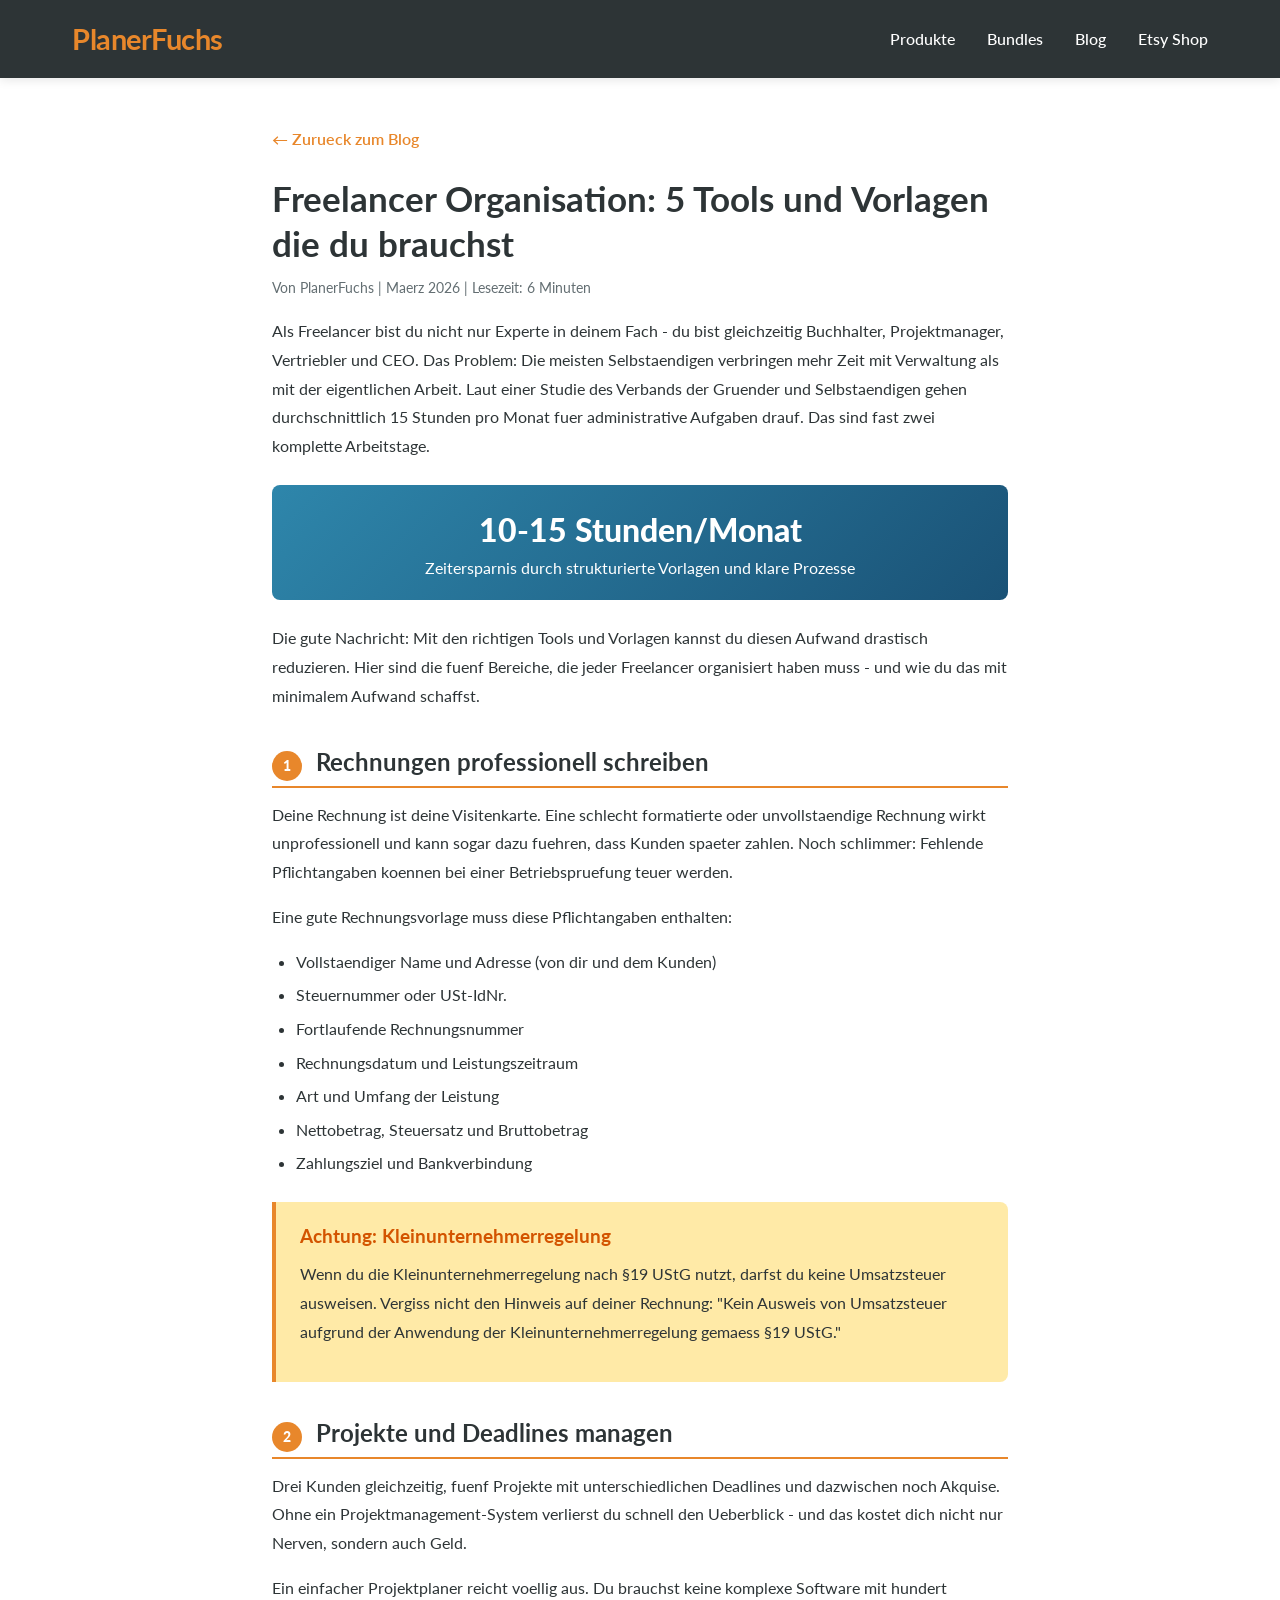
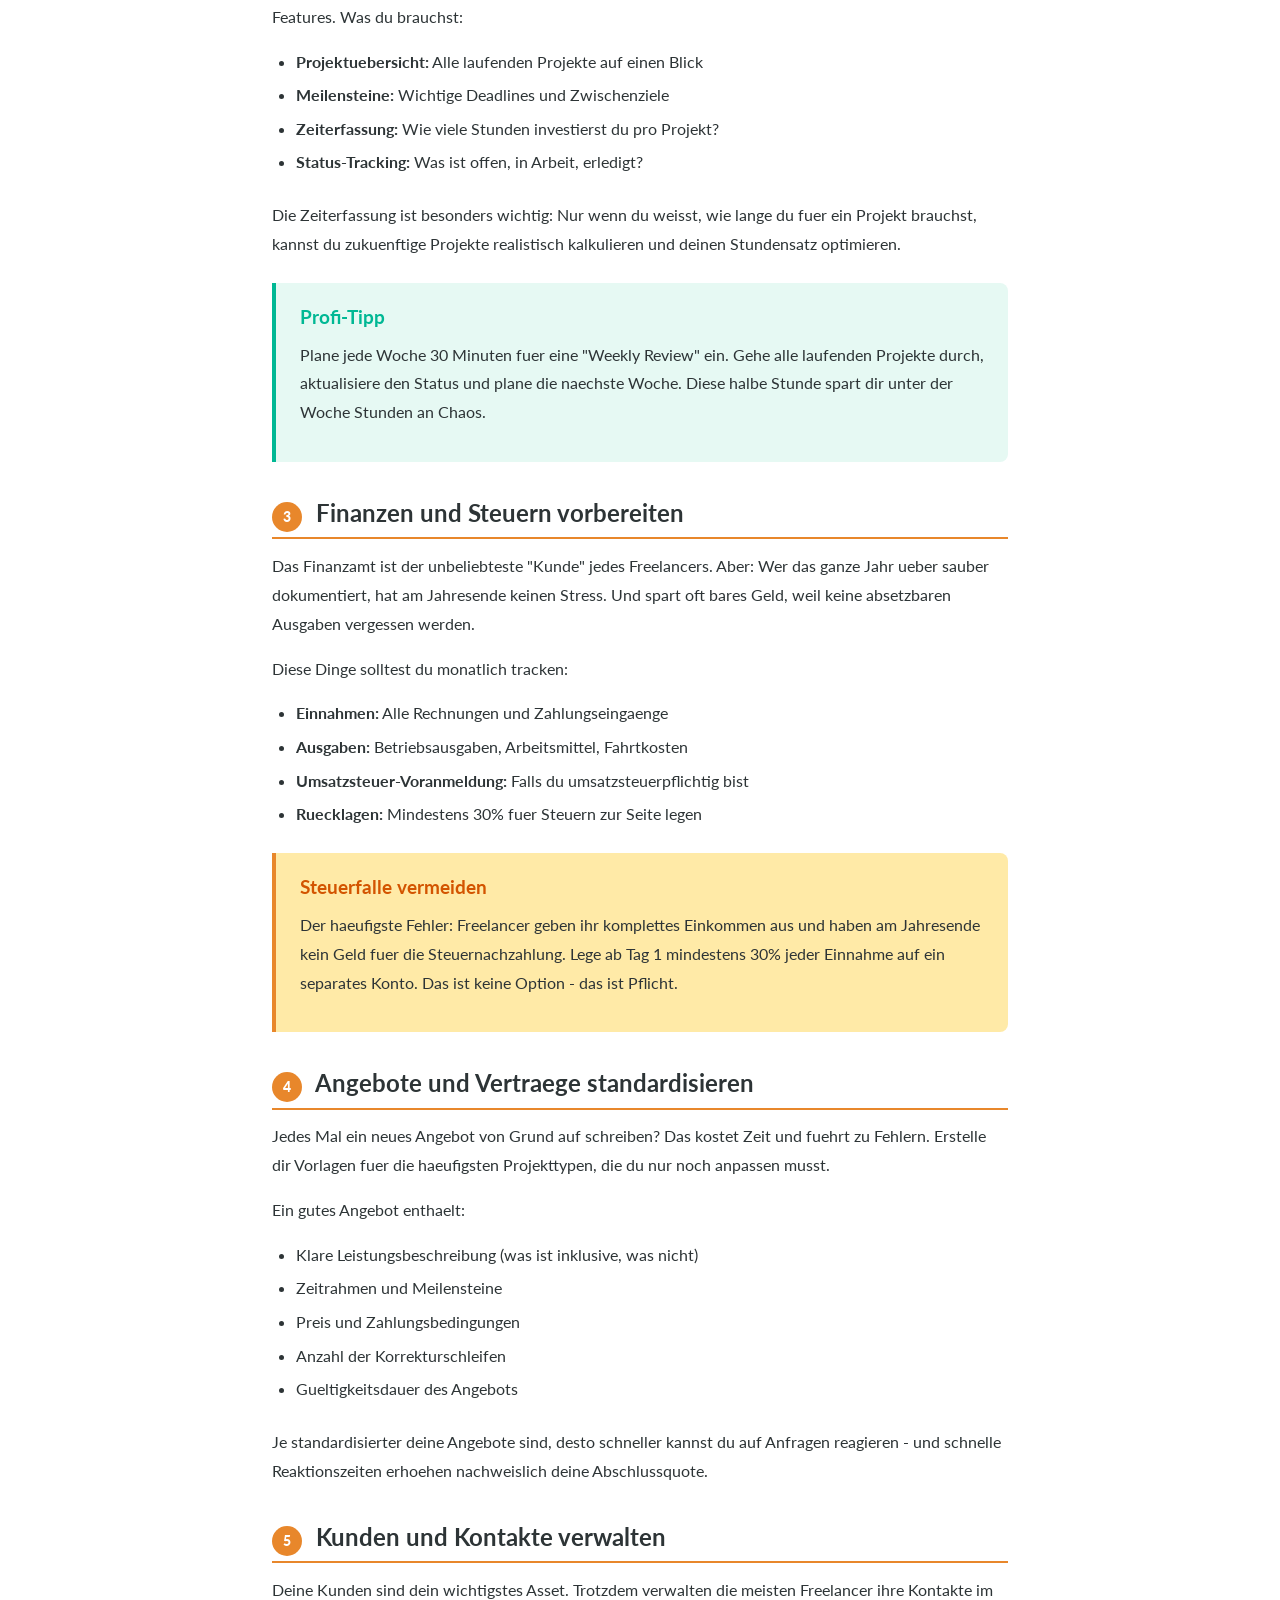
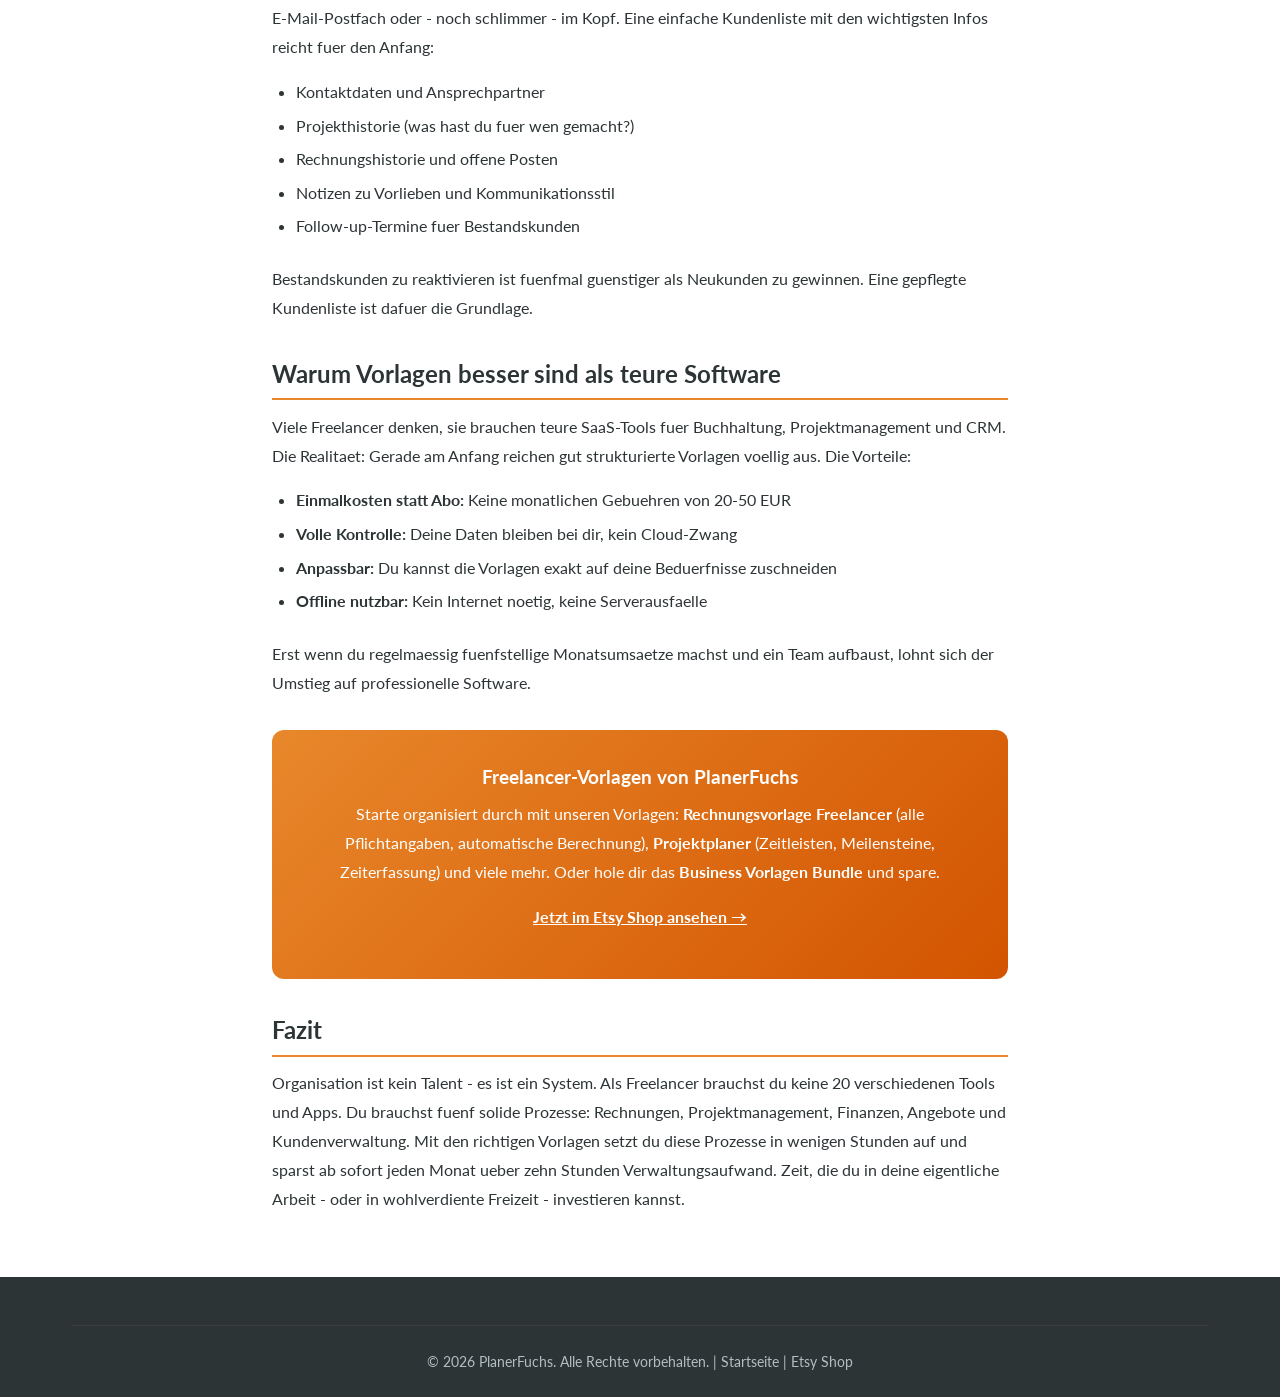
<file: blog/freelancer-organisation-2026.html>
<!DOCTYPE html>
<html lang="de">
<head>
  <meta charset="UTF-8">
  <meta name="viewport" content="width=device-width, initial-scale=1.0">
  <title>Freelancer Organisation: 5 Tools und Vorlagen die du brauchst | PlanerFuchs Blog</title>
  <meta name="description" content="Freelancer Organisation 2026: Die 5 wichtigsten Tools und Vorlagen fuer Rechnungen, Projektplanung und Steuervorbereitung. So sparst du als Selbstaendiger 10+ Stunden pro Monat.">
  <meta name="keywords" content="freelancer organisation, selbstaendig vorlagen, rechnung schreiben, projektmanagement freelancer, freelancer tools, selbstaendig steuern, rechnungsvorlage">
  <meta name="author" content="PlanerFuchs">
  <meta property="og:title" content="Freelancer Organisation: 5 Tools und Vorlagen die du brauchst">
  <meta property="og:description" content="Diese 5 Bereiche musst du als Freelancer organisiert haben. Mit den richtigen Vorlagen sparst du 10+ Stunden pro Monat.">
  <meta property="og:type" content="article">
  <link rel="preconnect" href="https://fonts.googleapis.com">
  <link href="https://fonts.googleapis.com/css2?family=Lato:wght@400;700;900&display=swap" rel="stylesheet">
  <link rel="stylesheet" href="../css/style.css">
  <style>
    .article { max-width: 800px; margin: 0 auto; padding: 3rem 2rem; }
    .article h1 { font-size: 2.2rem; margin-bottom: 0.5rem; line-height: 1.3; }
    .article-meta { color: var(--gray); font-size: 0.9rem; margin-bottom: 2rem; }
    .article h2 { font-size: 1.5rem; margin: 2rem 0 0.8rem; color: var(--dark); border-bottom: 2px solid var(--orange); padding-bottom: 0.3rem; }
    .article h3 { font-size: 1.2rem; margin: 1.5rem 0 0.5rem; color: var(--blue); }
    .article p { margin-bottom: 1rem; line-height: 1.8; }
    .article ul, .article ol { margin: 0.5rem 0 1.5rem 1.5rem; line-height: 1.8; }
    .article li { margin-bottom: 0.3rem; }
    .savings-highlight { background: linear-gradient(135deg, var(--blue), #1a5276); color: var(--white); padding: 1.2rem 1.5rem; margin: 1.5rem 0; border-radius: 8px; text-align: center; }
    .savings-highlight .amount { font-size: 2rem; font-weight: 900; display: block; }
    .tip-box { background: #e6f9f3; border-left: 4px solid var(--teal); padding: 1.2rem 1.5rem; margin: 1.5rem 0; border-radius: 0 8px 8px 0; }
    .tip-box h3 { margin-top: 0; color: var(--teal); }
    .cta-box { background: linear-gradient(135deg, var(--orange), #d35400); color: var(--white); padding: 2rem; border-radius: 12px; text-align: center; margin: 2rem 0; }
    .cta-box h3 { color: var(--white); margin-top: 0; }
    .cta-box a { color: var(--white); text-decoration: underline; font-weight: 700; }
    .back-link { display: inline-block; margin-bottom: 1.5rem; color: var(--orange); font-weight: 600; }
    .tool-card { background: #f8f9fa; border-radius: 10px; padding: 1.5rem; margin: 1.5rem 0; border-left: 4px solid var(--blue); }
    .tool-card h3 { margin-top: 0; color: var(--blue); }
    .tool-number { display: inline-block; background: var(--orange); color: var(--white); width: 30px; height: 30px; border-radius: 50%; text-align: center; line-height: 30px; font-weight: 900; font-size: 0.9rem; margin-right: 0.5rem; }
    .warning-box { background: #ffeaa7; border-left: 4px solid var(--orange); padding: 1.2rem 1.5rem; margin: 1.5rem 0; border-radius: 0 8px 8px 0; }
    .warning-box h3 { margin-top: 0; color: #d35400; }
  </style>
</head>
<body>

<nav class="navbar">
  <div class="container">
    <a href="../" class="logo">PlanerFuchs</a>
    <ul class="nav-links">
      <li><a href="../#produkte">Produkte</a></li>
      <li><a href="../#bundles">Bundles</a></li>
      <li><a href="../#blog">Blog</a></li>
      <li><a href="https://www.etsy.com/shop/PlanerFuchs" target="_blank" rel="noopener">Etsy Shop</a></li>
    </ul>
  </div>
</nav>

<div class="article">
  <a href="../#blog" class="back-link">&larr; Zurueck zum Blog</a>

  <h1>Freelancer Organisation: 5 Tools und Vorlagen die du brauchst</h1>
  <p class="article-meta">Von PlanerFuchs | Maerz 2026 | Lesezeit: 6 Minuten</p>

  <p>Als Freelancer bist du nicht nur Experte in deinem Fach - du bist gleichzeitig Buchhalter, Projektmanager, Vertriebler und CEO. Das Problem: Die meisten Selbstaendigen verbringen mehr Zeit mit Verwaltung als mit der eigentlichen Arbeit. Laut einer Studie des Verbands der Gruender und Selbstaendigen gehen durchschnittlich 15 Stunden pro Monat fuer administrative Aufgaben drauf. Das sind fast zwei komplette Arbeitstage.</p>

  <div class="savings-highlight">
    <span class="amount">10-15 Stunden/Monat</span>
    Zeitersparnis durch strukturierte Vorlagen und klare Prozesse
  </div>

  <p>Die gute Nachricht: Mit den richtigen Tools und Vorlagen kannst du diesen Aufwand drastisch reduzieren. Hier sind die fuenf Bereiche, die jeder Freelancer organisiert haben muss - und wie du das mit minimalem Aufwand schaffst.</p>

  <h2><span class="tool-number">1</span> Rechnungen professionell schreiben</h2>
  <p>Deine Rechnung ist deine Visitenkarte. Eine schlecht formatierte oder unvollstaendige Rechnung wirkt unprofessionell und kann sogar dazu fuehren, dass Kunden spaeter zahlen. Noch schlimmer: Fehlende Pflichtangaben koennen bei einer Betriebspruefung teuer werden.</p>
  <p>Eine gute Rechnungsvorlage muss diese Pflichtangaben enthalten:</p>
  <ul>
    <li>Vollstaendiger Name und Adresse (von dir und dem Kunden)</li>
    <li>Steuernummer oder USt-IdNr.</li>
    <li>Fortlaufende Rechnungsnummer</li>
    <li>Rechnungsdatum und Leistungszeitraum</li>
    <li>Art und Umfang der Leistung</li>
    <li>Nettobetrag, Steuersatz und Bruttobetrag</li>
    <li>Zahlungsziel und Bankverbindung</li>
  </ul>

  <div class="warning-box">
    <h3>Achtung: Kleinunternehmerregelung</h3>
    <p>Wenn du die Kleinunternehmerregelung nach &sect;19 UStG nutzt, darfst du keine Umsatzsteuer ausweisen. Vergiss nicht den Hinweis auf deiner Rechnung: "Kein Ausweis von Umsatzsteuer aufgrund der Anwendung der Kleinunternehmerregelung gemaess &sect;19 UStG."</p>
  </div>

  <h2><span class="tool-number">2</span> Projekte und Deadlines managen</h2>
  <p>Drei Kunden gleichzeitig, fuenf Projekte mit unterschiedlichen Deadlines und dazwischen noch Akquise. Ohne ein Projektmanagement-System verlierst du schnell den Ueberblick - und das kostet dich nicht nur Nerven, sondern auch Geld.</p>
  <p>Ein einfacher Projektplaner reicht voellig aus. Du brauchst keine komplexe Software mit hundert Features. Was du brauchst:</p>
  <ul>
    <li><strong>Projektuebersicht:</strong> Alle laufenden Projekte auf einen Blick</li>
    <li><strong>Meilensteine:</strong> Wichtige Deadlines und Zwischenziele</li>
    <li><strong>Zeiterfassung:</strong> Wie viele Stunden investierst du pro Projekt?</li>
    <li><strong>Status-Tracking:</strong> Was ist offen, in Arbeit, erledigt?</li>
  </ul>
  <p>Die Zeiterfassung ist besonders wichtig: Nur wenn du weisst, wie lange du fuer ein Projekt brauchst, kannst du zukuenftige Projekte realistisch kalkulieren und deinen Stundensatz optimieren.</p>

  <div class="tip-box">
    <h3>Profi-Tipp</h3>
    <p>Plane jede Woche 30 Minuten fuer eine "Weekly Review" ein. Gehe alle laufenden Projekte durch, aktualisiere den Status und plane die naechste Woche. Diese halbe Stunde spart dir unter der Woche Stunden an Chaos.</p>
  </div>

  <h2><span class="tool-number">3</span> Finanzen und Steuern vorbereiten</h2>
  <p>Das Finanzamt ist der unbeliebteste "Kunde" jedes Freelancers. Aber: Wer das ganze Jahr ueber sauber dokumentiert, hat am Jahresende keinen Stress. Und spart oft bares Geld, weil keine absetzbaren Ausgaben vergessen werden.</p>
  <p>Diese Dinge solltest du monatlich tracken:</p>
  <ul>
    <li><strong>Einnahmen:</strong> Alle Rechnungen und Zahlungseingaenge</li>
    <li><strong>Ausgaben:</strong> Betriebsausgaben, Arbeitsmittel, Fahrtkosten</li>
    <li><strong>Umsatzsteuer-Voranmeldung:</strong> Falls du umsatzsteuerpflichtig bist</li>
    <li><strong>Ruecklagen:</strong> Mindestens 30% fuer Steuern zur Seite legen</li>
  </ul>

  <div class="warning-box">
    <h3>Steuerfalle vermeiden</h3>
    <p>Der haeufigste Fehler: Freelancer geben ihr komplettes Einkommen aus und haben am Jahresende kein Geld fuer die Steuernachzahlung. Lege ab Tag 1 mindestens 30% jeder Einnahme auf ein separates Konto. Das ist keine Option - das ist Pflicht.</p>
  </div>

  <h2><span class="tool-number">4</span> Angebote und Vertraege standardisieren</h2>
  <p>Jedes Mal ein neues Angebot von Grund auf schreiben? Das kostet Zeit und fuehrt zu Fehlern. Erstelle dir Vorlagen fuer die haeufigsten Projekttypen, die du nur noch anpassen musst.</p>
  <p>Ein gutes Angebot enthaelt:</p>
  <ul>
    <li>Klare Leistungsbeschreibung (was ist inklusive, was nicht)</li>
    <li>Zeitrahmen und Meilensteine</li>
    <li>Preis und Zahlungsbedingungen</li>
    <li>Anzahl der Korrekturschleifen</li>
    <li>Gueltigkeitsdauer des Angebots</li>
  </ul>
  <p>Je standardisierter deine Angebote sind, desto schneller kannst du auf Anfragen reagieren - und schnelle Reaktionszeiten erhoehen nachweislich deine Abschlussquote.</p>

  <h2><span class="tool-number">5</span> Kunden und Kontakte verwalten</h2>
  <p>Deine Kunden sind dein wichtigstes Asset. Trotzdem verwalten die meisten Freelancer ihre Kontakte im E-Mail-Postfach oder - noch schlimmer - im Kopf. Eine einfache Kundenliste mit den wichtigsten Infos reicht fuer den Anfang:</p>
  <ul>
    <li>Kontaktdaten und Ansprechpartner</li>
    <li>Projekthistorie (was hast du fuer wen gemacht?)</li>
    <li>Rechnungshistorie und offene Posten</li>
    <li>Notizen zu Vorlieben und Kommunikationsstil</li>
    <li>Follow-up-Termine fuer Bestandskunden</li>
  </ul>
  <p>Bestandskunden zu reaktivieren ist fuenfmal guenstiger als Neukunden zu gewinnen. Eine gepflegte Kundenliste ist dafuer die Grundlage.</p>

  <h2>Warum Vorlagen besser sind als teure Software</h2>
  <p>Viele Freelancer denken, sie brauchen teure SaaS-Tools fuer Buchhaltung, Projektmanagement und CRM. Die Realitaet: Gerade am Anfang reichen gut strukturierte Vorlagen voellig aus. Die Vorteile:</p>
  <ul>
    <li><strong>Einmalkosten statt Abo:</strong> Keine monatlichen Gebuehren von 20-50 EUR</li>
    <li><strong>Volle Kontrolle:</strong> Deine Daten bleiben bei dir, kein Cloud-Zwang</li>
    <li><strong>Anpassbar:</strong> Du kannst die Vorlagen exakt auf deine Beduerfnisse zuschneiden</li>
    <li><strong>Offline nutzbar:</strong> Kein Internet noetig, keine Serverausfaelle</li>
  </ul>
  <p>Erst wenn du regelmaessig fuenfstellige Monatsumsaetze machst und ein Team aufbaust, lohnt sich der Umstieg auf professionelle Software.</p>

  <div class="cta-box">
    <h3>Freelancer-Vorlagen von PlanerFuchs</h3>
    <p>Starte organisiert durch mit unseren Vorlagen: <strong>Rechnungsvorlage Freelancer</strong> (alle Pflichtangaben, automatische Berechnung), <strong>Projektplaner</strong> (Zeitleisten, Meilensteine, Zeiterfassung) und viele mehr. Oder hole dir das <strong>Business Vorlagen Bundle</strong> und spare.</p>
    <p><a href="https://www.etsy.com/shop/PlanerFuchs">Jetzt im Etsy Shop ansehen &rarr;</a></p>
  </div>

  <h2>Fazit</h2>
  <p>Organisation ist kein Talent - es ist ein System. Als Freelancer brauchst du keine 20 verschiedenen Tools und Apps. Du brauchst fuenf solide Prozesse: Rechnungen, Projektmanagement, Finanzen, Angebote und Kundenverwaltung. Mit den richtigen Vorlagen setzt du diese Prozesse in wenigen Stunden auf und sparst ab sofort jeden Monat ueber zehn Stunden Verwaltungsaufwand. Zeit, die du in deine eigentliche Arbeit - oder in wohlverdiente Freizeit - investieren kannst.</p>

</div>

<footer class="footer">
  <div class="container">
    <div class="footer-bottom">
      &copy; 2026 PlanerFuchs. Alle Rechte vorbehalten. | <a href="../">Startseite</a> | <a href="https://www.etsy.com/shop/PlanerFuchs" target="_blank" rel="noopener">Etsy Shop</a>
    </div>
  </div>
</footer>

</body>
</html>
</file>
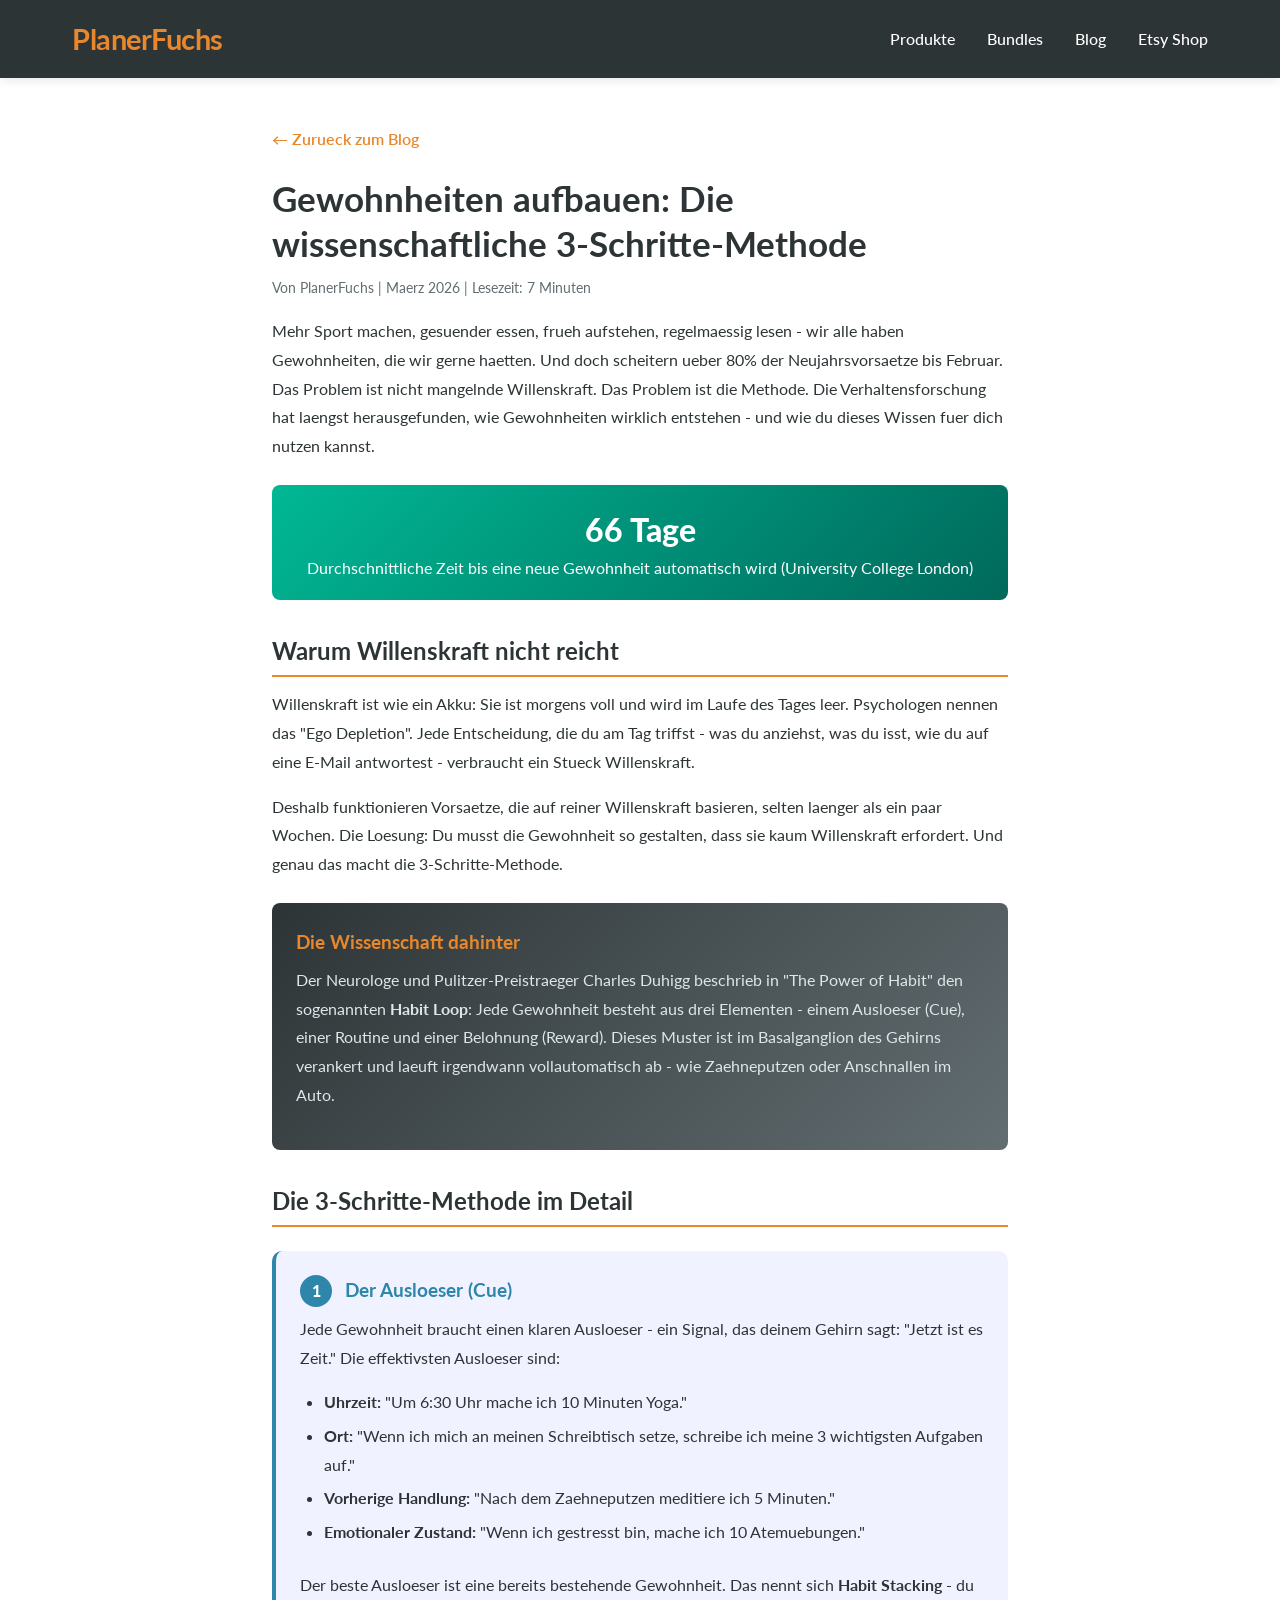
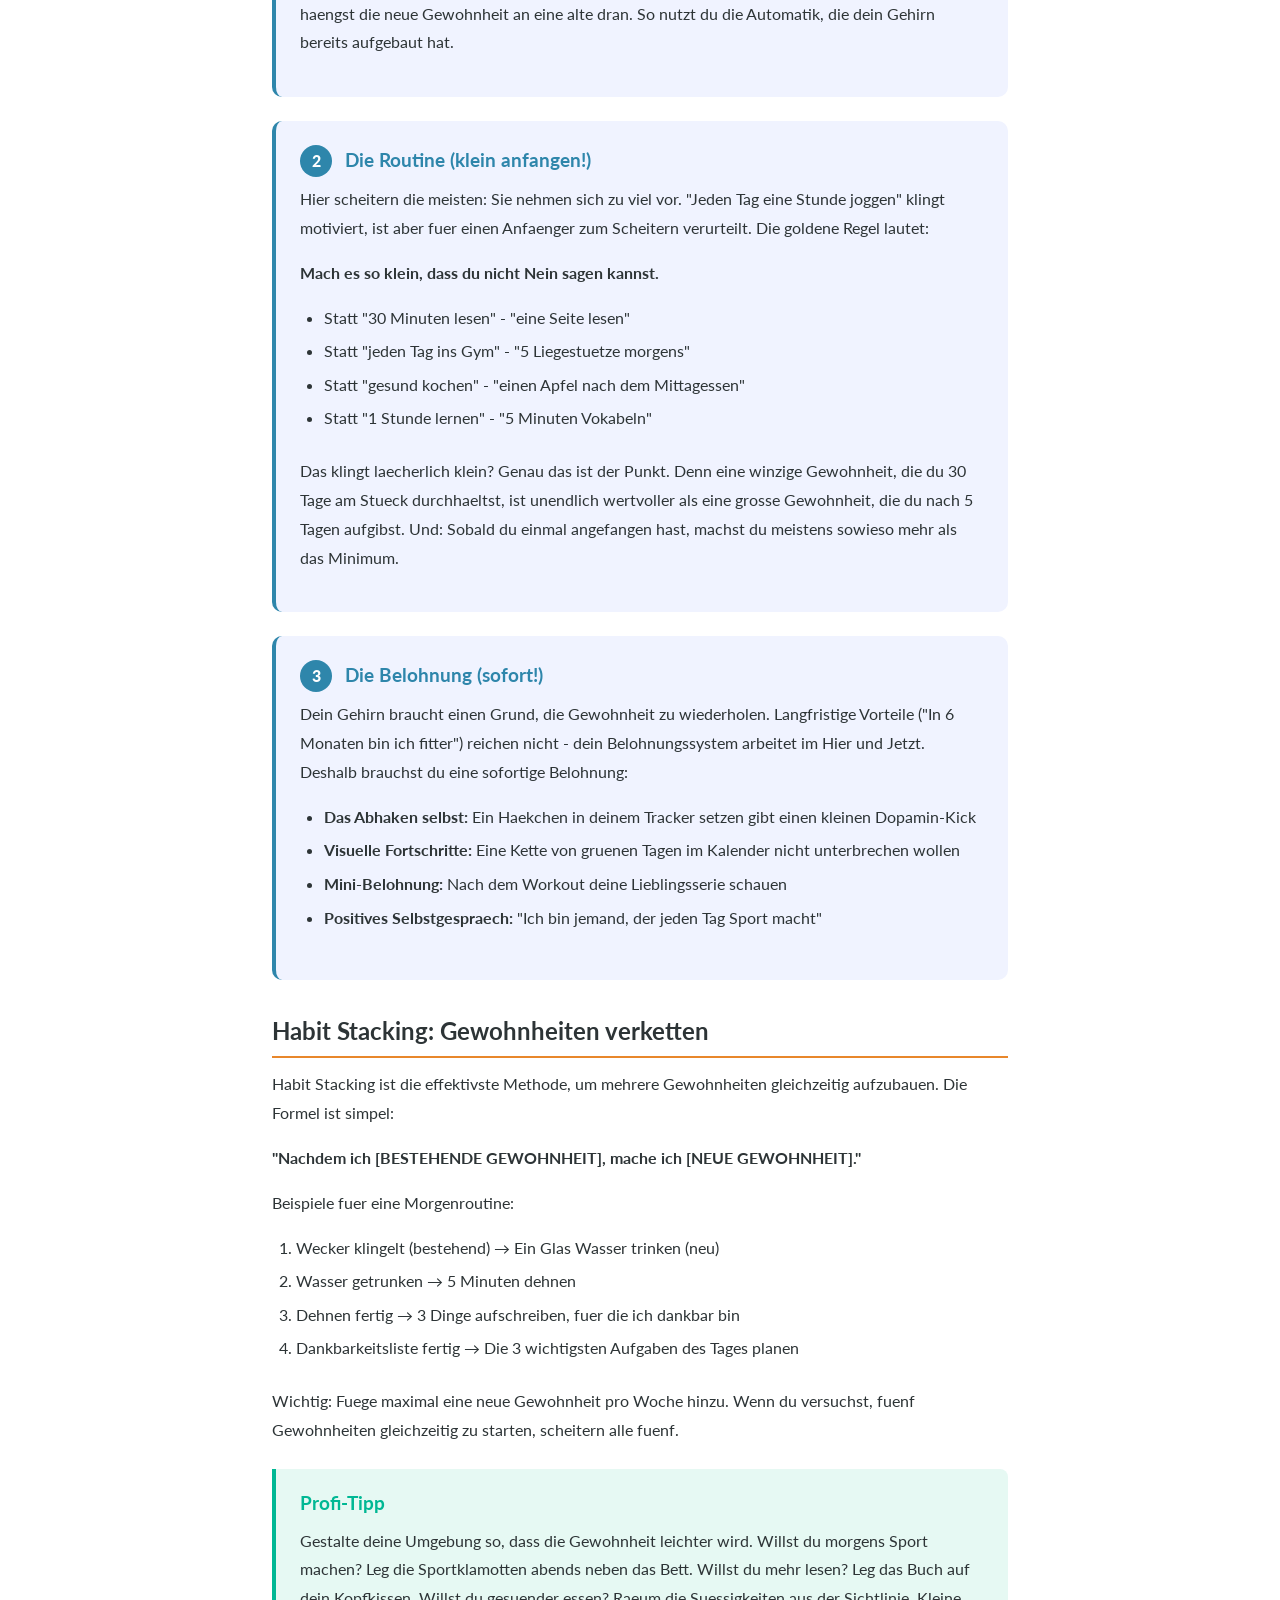
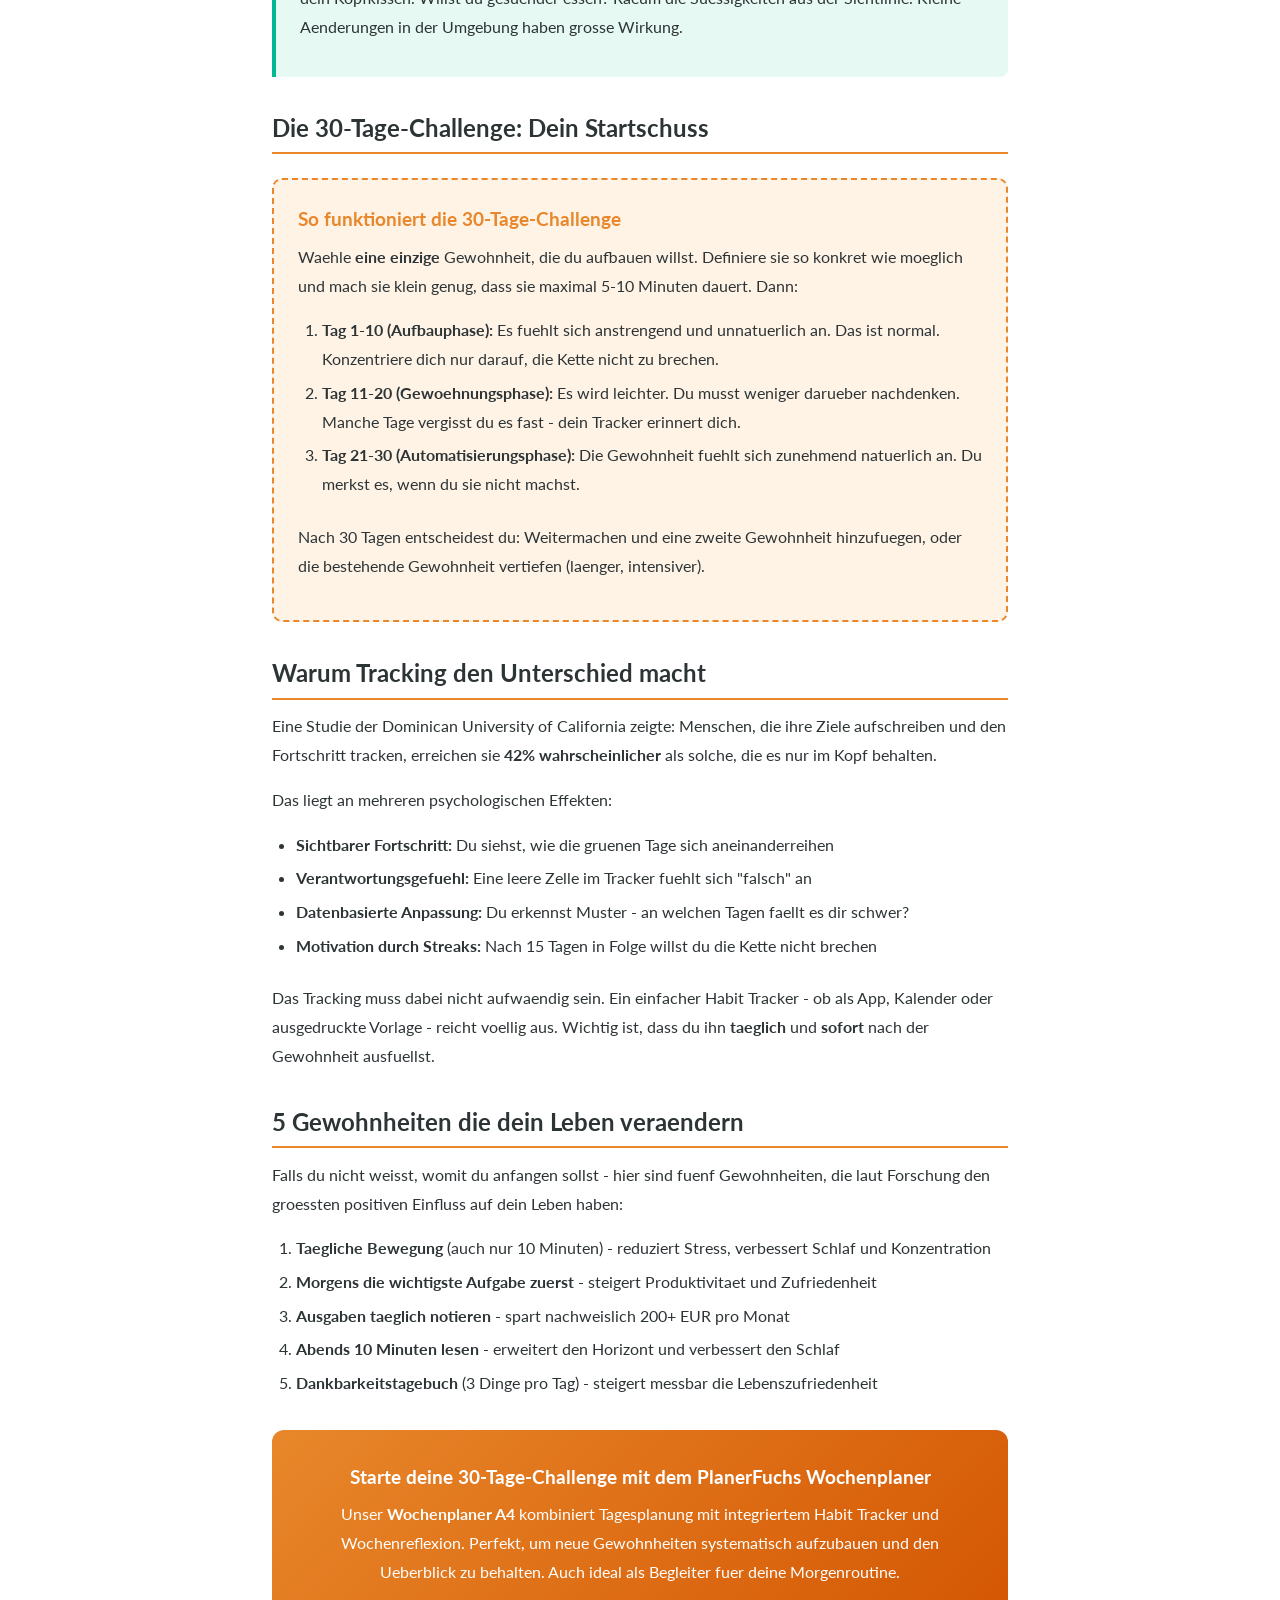
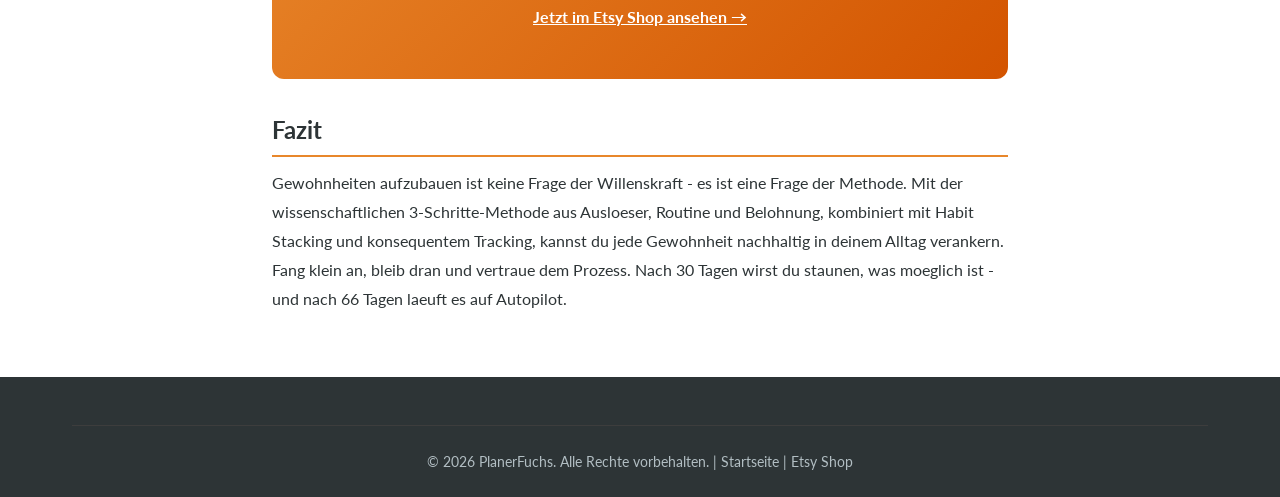
<file: blog/gewohnheiten-aufbauen-anleitung.html>
<!DOCTYPE html>
<html lang="de">
<head>
  <meta charset="UTF-8">
  <meta name="viewport" content="width=device-width, initial-scale=1.0">
  <title>Gewohnheiten aufbauen: Die wissenschaftliche 3-Schritte-Methode | PlanerFuchs Blog</title>
  <meta name="description" content="Gewohnheiten aufbauen mit der wissenschaftlich erprobten 3-Schritte-Methode: Ausloeser, Routine, Belohnung. Inklusive 30-Tage-Challenge und Habit-Tracker Tipps.">
  <meta name="keywords" content="gewohnheiten aufbauen, habit tracker, routinen planer, 30 tage challenge, morgenroutine, gewohnheiten aendern, habit stacking, neue gewohnheiten">
  <meta name="author" content="PlanerFuchs">
  <meta property="og:title" content="Gewohnheiten aufbauen: Die wissenschaftliche 3-Schritte-Methode">
  <meta property="og:description" content="So baust du nachhaltige Gewohnheiten auf - mit der 3-Schritte-Methode aus der Verhaltensforschung und einem einfachen Tracking-System.">
  <meta property="og:type" content="article">
  <link rel="preconnect" href="https://fonts.googleapis.com">
  <link href="https://fonts.googleapis.com/css2?family=Lato:wght@400;700;900&display=swap" rel="stylesheet">
  <link rel="stylesheet" href="../css/style.css">
  <style>
    .article { max-width: 800px; margin: 0 auto; padding: 3rem 2rem; }
    .article h1 { font-size: 2.2rem; margin-bottom: 0.5rem; line-height: 1.3; }
    .article-meta { color: var(--gray); font-size: 0.9rem; margin-bottom: 2rem; }
    .article h2 { font-size: 1.5rem; margin: 2rem 0 0.8rem; color: var(--dark); border-bottom: 2px solid var(--orange); padding-bottom: 0.3rem; }
    .article h3 { font-size: 1.2rem; margin: 1.5rem 0 0.5rem; color: var(--blue); }
    .article p { margin-bottom: 1rem; line-height: 1.8; }
    .article ul, .article ol { margin: 0.5rem 0 1.5rem 1.5rem; line-height: 1.8; }
    .article li { margin-bottom: 0.3rem; }
    .savings-highlight { background: linear-gradient(135deg, var(--teal), #00695c); color: var(--white); padding: 1.2rem 1.5rem; margin: 1.5rem 0; border-radius: 8px; text-align: center; }
    .savings-highlight .amount { font-size: 2rem; font-weight: 900; display: block; }
    .tip-box { background: #e6f9f3; border-left: 4px solid var(--teal); padding: 1.2rem 1.5rem; margin: 1.5rem 0; border-radius: 0 8px 8px 0; }
    .tip-box h3 { margin-top: 0; color: var(--teal); }
    .cta-box { background: linear-gradient(135deg, var(--orange), #d35400); color: var(--white); padding: 2rem; border-radius: 12px; text-align: center; margin: 2rem 0; }
    .cta-box h3 { color: var(--white); margin-top: 0; }
    .cta-box a { color: var(--white); text-decoration: underline; font-weight: 700; }
    .back-link { display: inline-block; margin-bottom: 1.5rem; color: var(--orange); font-weight: 600; }
    .step-box { background: #f0f3ff; border-radius: 10px; padding: 1.5rem; margin: 1.5rem 0; border-left: 4px solid var(--blue); }
    .step-box h3 { margin-top: 0; }
    .step-number { display: inline-block; background: var(--blue); color: var(--white); width: 32px; height: 32px; border-radius: 50%; text-align: center; line-height: 32px; font-weight: 900; font-size: 1rem; margin-right: 0.5rem; }
    .science-box { background: linear-gradient(135deg, #2D3436, #636e72); color: #dfe6e9; padding: 1.5rem; margin: 1.5rem 0; border-radius: 8px; }
    .science-box h3 { color: var(--orange); margin-top: 0; }
    .challenge-box { background: #fff3e6; border: 2px dashed var(--orange); padding: 1.5rem; margin: 1.5rem 0; border-radius: 10px; }
    .challenge-box h3 { color: var(--orange); margin-top: 0; }
  </style>
</head>
<body>

<nav class="navbar">
  <div class="container">
    <a href="../" class="logo">PlanerFuchs</a>
    <ul class="nav-links">
      <li><a href="../#produkte">Produkte</a></li>
      <li><a href="../#bundles">Bundles</a></li>
      <li><a href="../#blog">Blog</a></li>
      <li><a href="https://www.etsy.com/shop/PlanerFuchs" target="_blank" rel="noopener">Etsy Shop</a></li>
    </ul>
  </div>
</nav>

<div class="article">
  <a href="../#blog" class="back-link">&larr; Zurueck zum Blog</a>

  <h1>Gewohnheiten aufbauen: Die wissenschaftliche 3-Schritte-Methode</h1>
  <p class="article-meta">Von PlanerFuchs | Maerz 2026 | Lesezeit: 7 Minuten</p>

  <p>Mehr Sport machen, gesuender essen, frueh aufstehen, regelmaessig lesen - wir alle haben Gewohnheiten, die wir gerne haetten. Und doch scheitern ueber 80% der Neujahrsvorsaetze bis Februar. Das Problem ist nicht mangelnde Willenskraft. Das Problem ist die Methode. Die Verhaltensforschung hat laengst herausgefunden, wie Gewohnheiten wirklich entstehen - und wie du dieses Wissen fuer dich nutzen kannst.</p>

  <div class="savings-highlight">
    <span class="amount">66 Tage</span>
    Durchschnittliche Zeit bis eine neue Gewohnheit automatisch wird (University College London)
  </div>

  <h2>Warum Willenskraft nicht reicht</h2>
  <p>Willenskraft ist wie ein Akku: Sie ist morgens voll und wird im Laufe des Tages leer. Psychologen nennen das "Ego Depletion". Jede Entscheidung, die du am Tag triffst - was du anziehst, was du isst, wie du auf eine E-Mail antwortest - verbraucht ein Stueck Willenskraft.</p>
  <p>Deshalb funktionieren Vorsaetze, die auf reiner Willenskraft basieren, selten laenger als ein paar Wochen. Die Loesung: Du musst die Gewohnheit so gestalten, dass sie kaum Willenskraft erfordert. Und genau das macht die 3-Schritte-Methode.</p>

  <div class="science-box">
    <h3>Die Wissenschaft dahinter</h3>
    <p>Der Neurologe und Pulitzer-Preistraeger Charles Duhigg beschrieb in "The Power of Habit" den sogenannten <strong>Habit Loop</strong>: Jede Gewohnheit besteht aus drei Elementen - einem Ausloeser (Cue), einer Routine und einer Belohnung (Reward). Dieses Muster ist im Basalganglion des Gehirns verankert und laeuft irgendwann vollautomatisch ab - wie Zaehneputzen oder Anschnallen im Auto.</p>
  </div>

  <h2>Die 3-Schritte-Methode im Detail</h2>

  <div class="step-box">
    <h3><span class="step-number">1</span> Der Ausloeser (Cue)</h3>
    <p>Jede Gewohnheit braucht einen klaren Ausloeser - ein Signal, das deinem Gehirn sagt: "Jetzt ist es Zeit." Die effektivsten Ausloeser sind:</p>
    <ul>
      <li><strong>Uhrzeit:</strong> "Um 6:30 Uhr mache ich 10 Minuten Yoga."</li>
      <li><strong>Ort:</strong> "Wenn ich mich an meinen Schreibtisch setze, schreibe ich meine 3 wichtigsten Aufgaben auf."</li>
      <li><strong>Vorherige Handlung:</strong> "Nach dem Zaehneputzen meditiere ich 5 Minuten."</li>
      <li><strong>Emotionaler Zustand:</strong> "Wenn ich gestresst bin, mache ich 10 Atemuebungen."</li>
    </ul>
    <p>Der beste Ausloeser ist eine bereits bestehende Gewohnheit. Das nennt sich <strong>Habit Stacking</strong> - du haengst die neue Gewohnheit an eine alte dran. So nutzt du die Automatik, die dein Gehirn bereits aufgebaut hat.</p>
  </div>

  <div class="step-box">
    <h3><span class="step-number">2</span> Die Routine (klein anfangen!)</h3>
    <p>Hier scheitern die meisten: Sie nehmen sich zu viel vor. "Jeden Tag eine Stunde joggen" klingt motiviert, ist aber fuer einen Anfaenger zum Scheitern verurteilt. Die goldene Regel lautet:</p>
    <p><strong>Mach es so klein, dass du nicht Nein sagen kannst.</strong></p>
    <ul>
      <li>Statt "30 Minuten lesen" - "eine Seite lesen"</li>
      <li>Statt "jeden Tag ins Gym" - "5 Liegestuetze morgens"</li>
      <li>Statt "gesund kochen" - "einen Apfel nach dem Mittagessen"</li>
      <li>Statt "1 Stunde lernen" - "5 Minuten Vokabeln"</li>
    </ul>
    <p>Das klingt laecherlich klein? Genau das ist der Punkt. Denn eine winzige Gewohnheit, die du 30 Tage am Stueck durchhaeltst, ist unendlich wertvoller als eine grosse Gewohnheit, die du nach 5 Tagen aufgibst. Und: Sobald du einmal angefangen hast, machst du meistens sowieso mehr als das Minimum.</p>
  </div>

  <div class="step-box">
    <h3><span class="step-number">3</span> Die Belohnung (sofort!)</h3>
    <p>Dein Gehirn braucht einen Grund, die Gewohnheit zu wiederholen. Langfristige Vorteile ("In 6 Monaten bin ich fitter") reichen nicht - dein Belohnungssystem arbeitet im Hier und Jetzt. Deshalb brauchst du eine sofortige Belohnung:</p>
    <ul>
      <li><strong>Das Abhaken selbst:</strong> Ein Haekchen in deinem Tracker setzen gibt einen kleinen Dopamin-Kick</li>
      <li><strong>Visuelle Fortschritte:</strong> Eine Kette von gruenen Tagen im Kalender nicht unterbrechen wollen</li>
      <li><strong>Mini-Belohnung:</strong> Nach dem Workout deine Lieblingsserie schauen</li>
      <li><strong>Positives Selbstgespraech:</strong> "Ich bin jemand, der jeden Tag Sport macht"</li>
    </ul>
  </div>

  <h2>Habit Stacking: Gewohnheiten verketten</h2>
  <p>Habit Stacking ist die effektivste Methode, um mehrere Gewohnheiten gleichzeitig aufzubauen. Die Formel ist simpel:</p>
  <p><strong>"Nachdem ich [BESTEHENDE GEWOHNHEIT], mache ich [NEUE GEWOHNHEIT]."</strong></p>
  <p>Beispiele fuer eine Morgenroutine:</p>
  <ol>
    <li>Wecker klingelt (bestehend) &rarr; Ein Glas Wasser trinken (neu)</li>
    <li>Wasser getrunken &rarr; 5 Minuten dehnen</li>
    <li>Dehnen fertig &rarr; 3 Dinge aufschreiben, fuer die ich dankbar bin</li>
    <li>Dankbarkeitsliste fertig &rarr; Die 3 wichtigsten Aufgaben des Tages planen</li>
  </ol>
  <p>Wichtig: Fuege maximal eine neue Gewohnheit pro Woche hinzu. Wenn du versuchst, fuenf Gewohnheiten gleichzeitig zu starten, scheitern alle fuenf.</p>

  <div class="tip-box">
    <h3>Profi-Tipp</h3>
    <p>Gestalte deine Umgebung so, dass die Gewohnheit leichter wird. Willst du morgens Sport machen? Leg die Sportklamotten abends neben das Bett. Willst du mehr lesen? Leg das Buch auf dein Kopfkissen. Willst du gesuender essen? Raeum die Suessigkeiten aus der Sichtlinie. Kleine Aenderungen in der Umgebung haben grosse Wirkung.</p>
  </div>

  <h2>Die 30-Tage-Challenge: Dein Startschuss</h2>

  <div class="challenge-box">
    <h3>So funktioniert die 30-Tage-Challenge</h3>
    <p>Waehle <strong>eine einzige</strong> Gewohnheit, die du aufbauen willst. Definiere sie so konkret wie moeglich und mach sie klein genug, dass sie maximal 5-10 Minuten dauert. Dann:</p>
    <ol>
      <li><strong>Tag 1-10 (Aufbauphase):</strong> Es fuehlt sich anstrengend und unnatuerlich an. Das ist normal. Konzentriere dich nur darauf, die Kette nicht zu brechen.</li>
      <li><strong>Tag 11-20 (Gewoehnungsphase):</strong> Es wird leichter. Du musst weniger darueber nachdenken. Manche Tage vergisst du es fast - dein Tracker erinnert dich.</li>
      <li><strong>Tag 21-30 (Automatisierungsphase):</strong> Die Gewohnheit fuehlt sich zunehmend natuerlich an. Du merkst es, wenn du sie nicht machst.</li>
    </ol>
    <p>Nach 30 Tagen entscheidest du: Weitermachen und eine zweite Gewohnheit hinzufuegen, oder die bestehende Gewohnheit vertiefen (laenger, intensiver).</p>
  </div>

  <h2>Warum Tracking den Unterschied macht</h2>
  <p>Eine Studie der Dominican University of California zeigte: Menschen, die ihre Ziele aufschreiben und den Fortschritt tracken, erreichen sie <strong>42% wahrscheinlicher</strong> als solche, die es nur im Kopf behalten.</p>
  <p>Das liegt an mehreren psychologischen Effekten:</p>
  <ul>
    <li><strong>Sichtbarer Fortschritt:</strong> Du siehst, wie die gruenen Tage sich aneinanderreihen</li>
    <li><strong>Verantwortungsgefuehl:</strong> Eine leere Zelle im Tracker fuehlt sich "falsch" an</li>
    <li><strong>Datenbasierte Anpassung:</strong> Du erkennst Muster - an welchen Tagen faellt es dir schwer?</li>
    <li><strong>Motivation durch Streaks:</strong> Nach 15 Tagen in Folge willst du die Kette nicht brechen</li>
  </ul>
  <p>Das Tracking muss dabei nicht aufwaendig sein. Ein einfacher Habit Tracker - ob als App, Kalender oder ausgedruckte Vorlage - reicht voellig aus. Wichtig ist, dass du ihn <strong>taeglich</strong> und <strong>sofort</strong> nach der Gewohnheit ausfuellst.</p>

  <h2>5 Gewohnheiten die dein Leben veraendern</h2>
  <p>Falls du nicht weisst, womit du anfangen sollst - hier sind fuenf Gewohnheiten, die laut Forschung den groessten positiven Einfluss auf dein Leben haben:</p>
  <ol>
    <li><strong>Taegliche Bewegung</strong> (auch nur 10 Minuten) - reduziert Stress, verbessert Schlaf und Konzentration</li>
    <li><strong>Morgens die wichtigste Aufgabe zuerst</strong> - steigert Produktivitaet und Zufriedenheit</li>
    <li><strong>Ausgaben taeglich notieren</strong> - spart nachweislich 200+ EUR pro Monat</li>
    <li><strong>Abends 10 Minuten lesen</strong> - erweitert den Horizont und verbessert den Schlaf</li>
    <li><strong>Dankbarkeitstagebuch</strong> (3 Dinge pro Tag) - steigert messbar die Lebenszufriedenheit</li>
  </ol>

  <div class="cta-box">
    <h3>Starte deine 30-Tage-Challenge mit dem PlanerFuchs Wochenplaner</h3>
    <p>Unser <strong>Wochenplaner A4</strong> kombiniert Tagesplanung mit integriertem Habit Tracker und Wochenreflexion. Perfekt, um neue Gewohnheiten systematisch aufzubauen und den Ueberblick zu behalten. Auch ideal als Begleiter fuer deine Morgenroutine.</p>
    <p><a href="https://www.etsy.com/shop/PlanerFuchs">Jetzt im Etsy Shop ansehen &rarr;</a></p>
  </div>

  <h2>Fazit</h2>
  <p>Gewohnheiten aufzubauen ist keine Frage der Willenskraft - es ist eine Frage der Methode. Mit der wissenschaftlichen 3-Schritte-Methode aus Ausloeser, Routine und Belohnung, kombiniert mit Habit Stacking und konsequentem Tracking, kannst du jede Gewohnheit nachhaltig in deinem Alltag verankern. Fang klein an, bleib dran und vertraue dem Prozess. Nach 30 Tagen wirst du staunen, was moeglich ist - und nach 66 Tagen laeuft es auf Autopilot.</p>

</div>

<footer class="footer">
  <div class="container">
    <div class="footer-bottom">
      &copy; 2026 PlanerFuchs. Alle Rechte vorbehalten. | <a href="../">Startseite</a> | <a href="https://www.etsy.com/shop/PlanerFuchs" target="_blank" rel="noopener">Etsy Shop</a>
    </div>
  </div>
</footer>

</body>
</html>
</file>
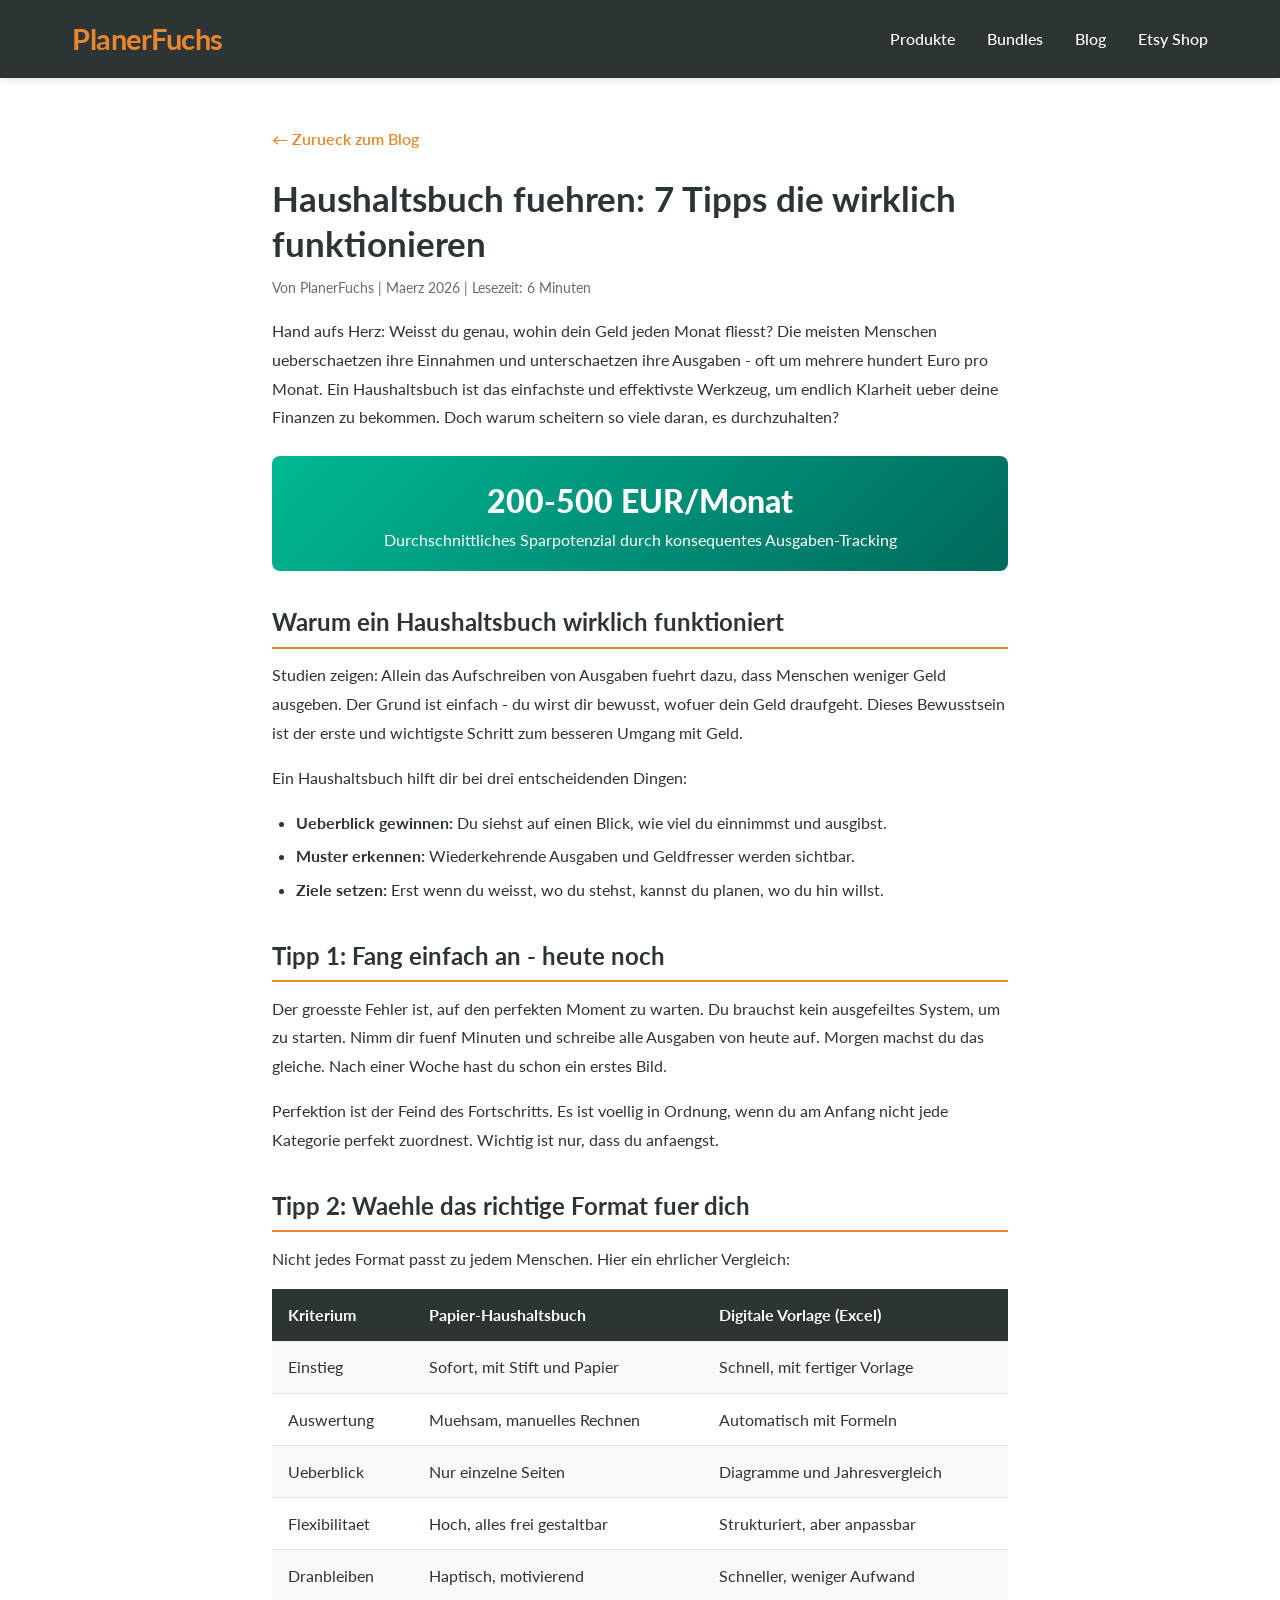
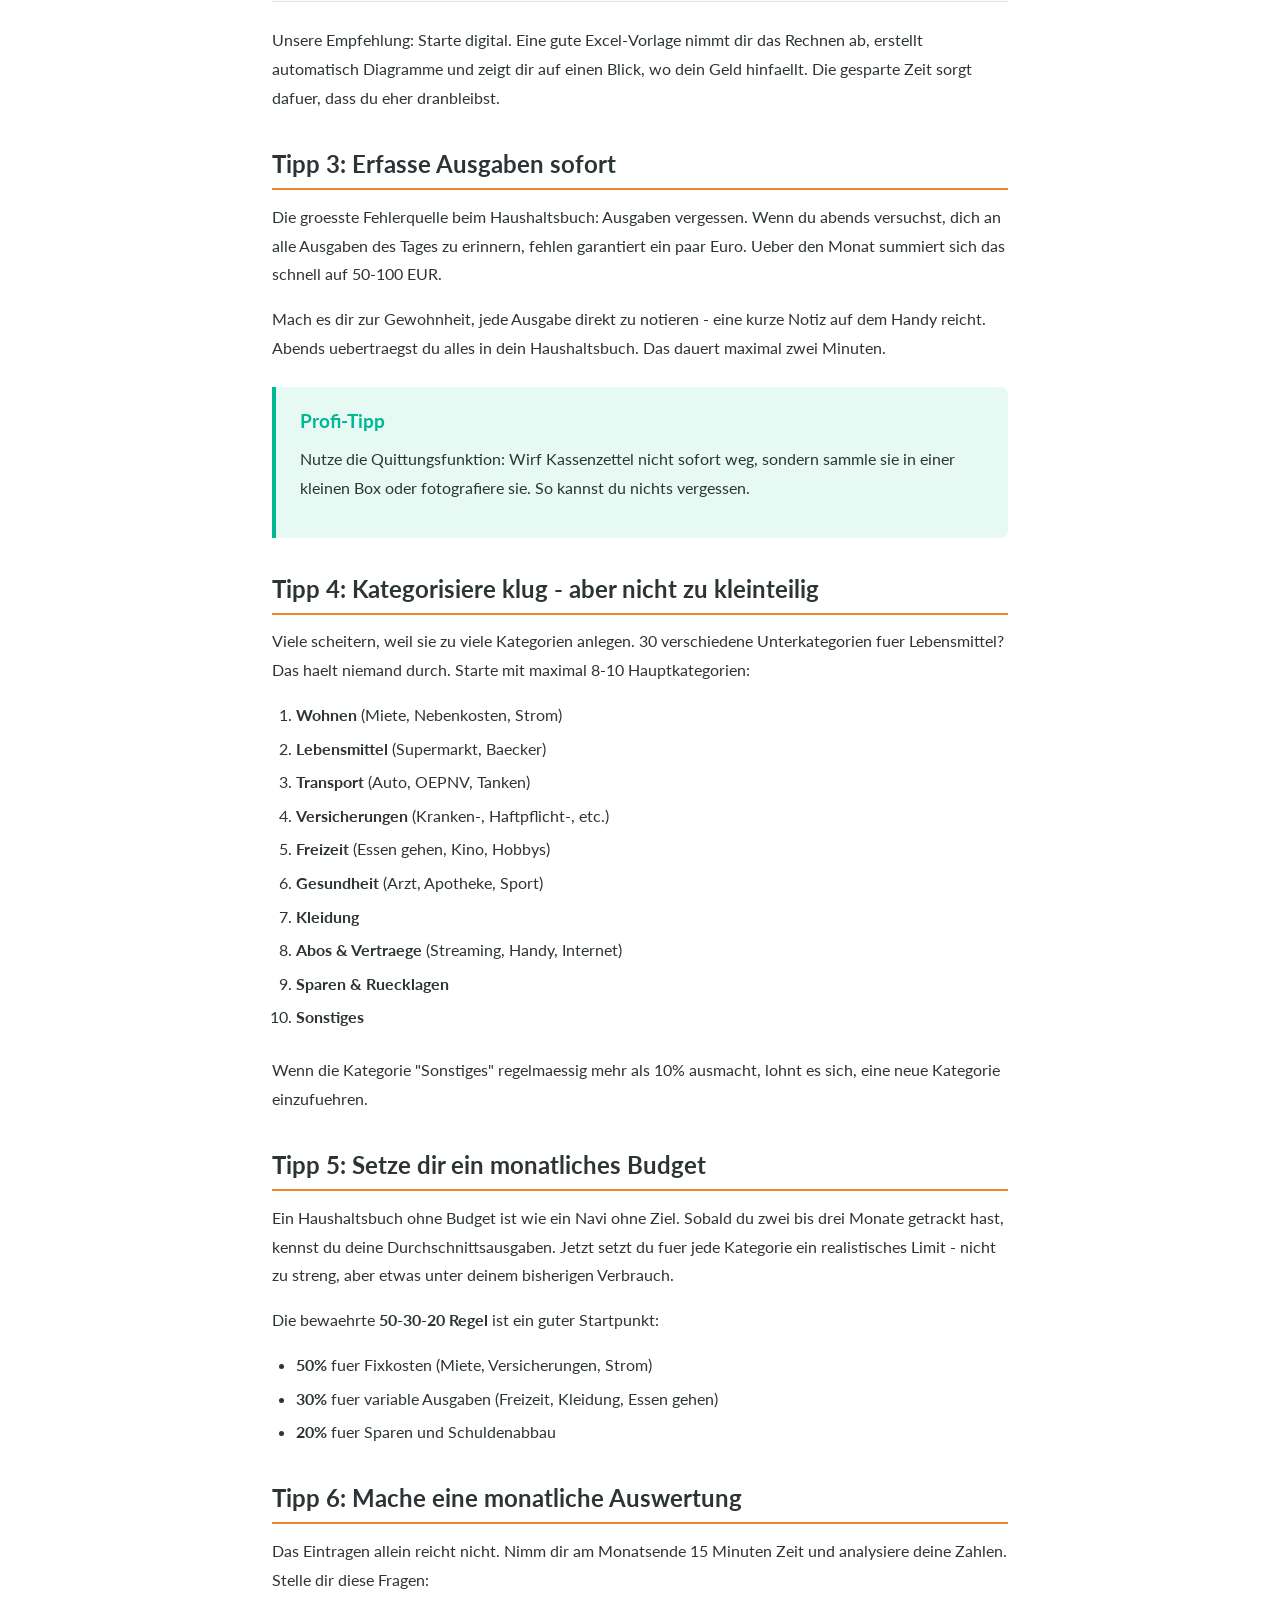
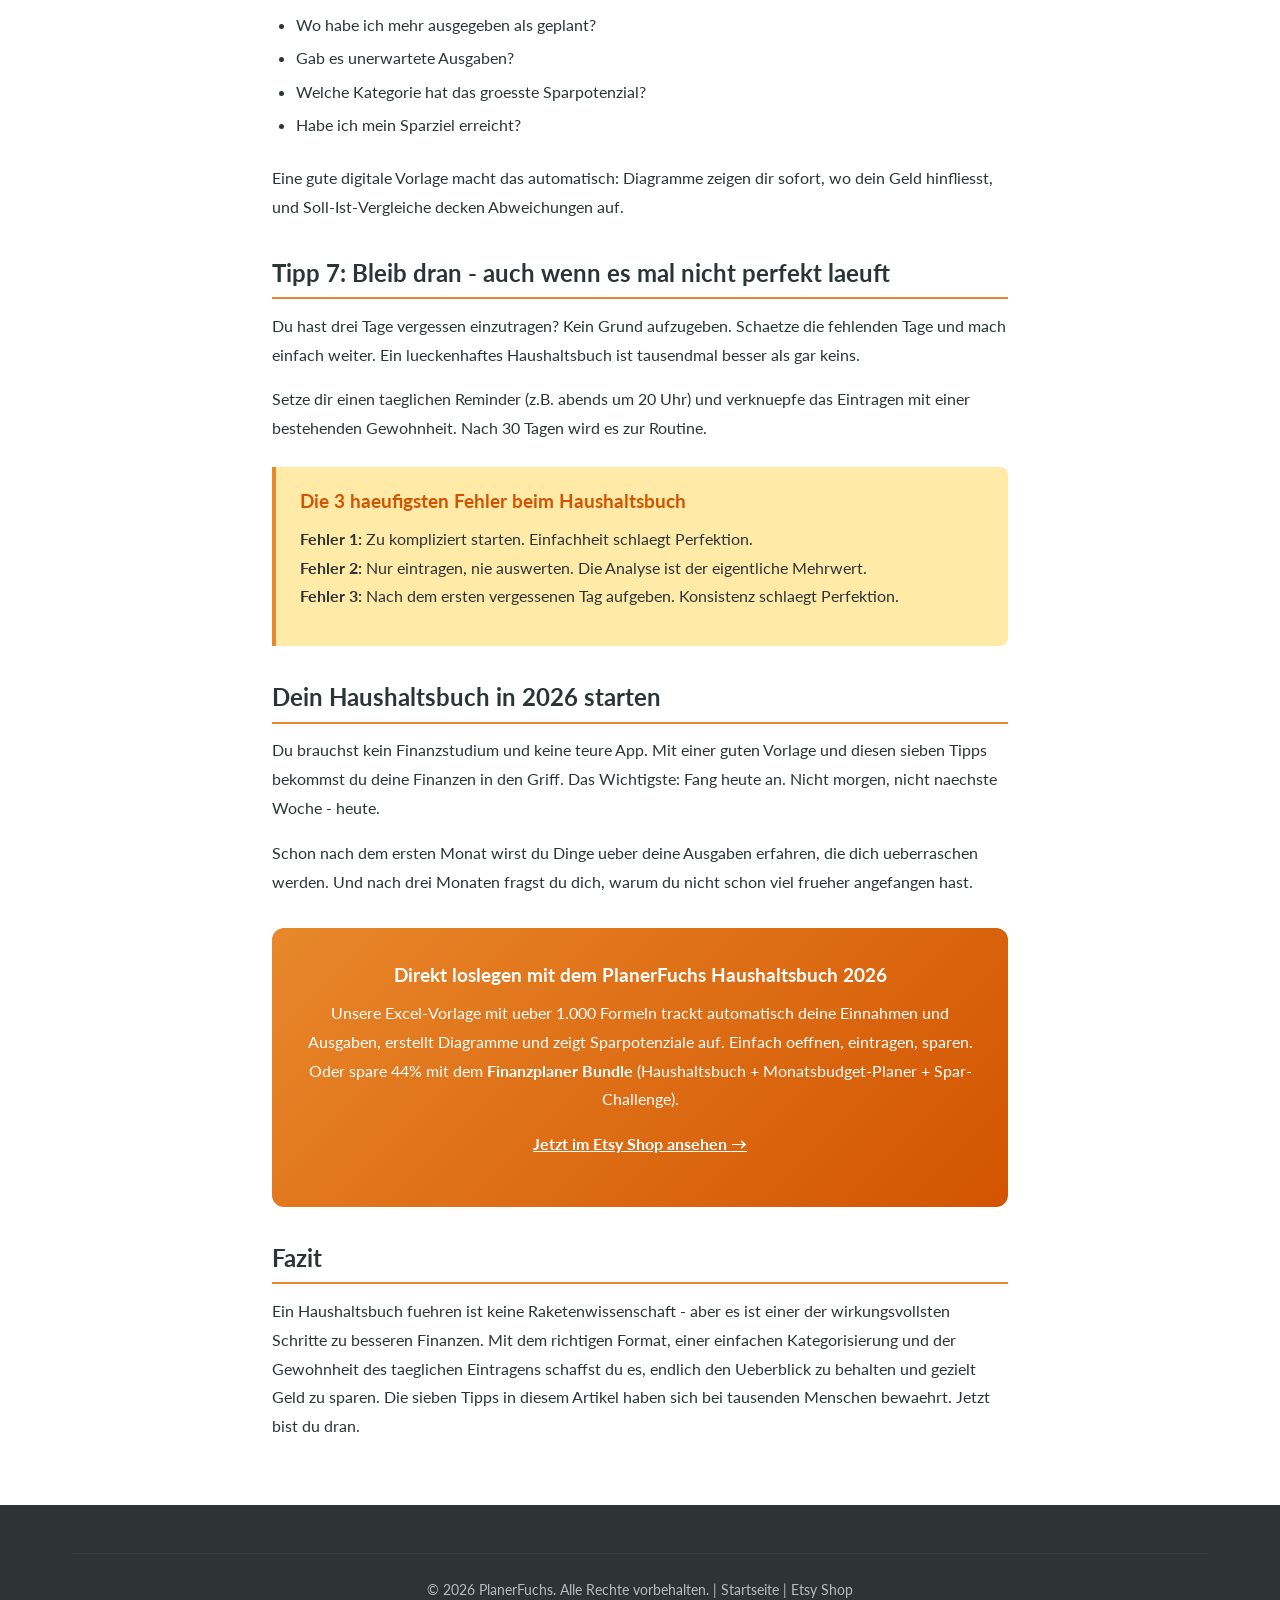
<file: blog/haushaltsbuch-fuehren-tipps.html>
<!DOCTYPE html>
<html lang="de">
<head>
  <meta charset="UTF-8">
  <meta name="viewport" content="width=device-width, initial-scale=1.0">
  <title>Haushaltsbuch fuehren: 7 Tipps die wirklich funktionieren | PlanerFuchs Blog</title>
  <meta name="description" content="Haushaltsbuch fuehren leicht gemacht: 7 erprobte Tipps fuer mehr Ueberblick ueber deine Finanzen. Digital vs. Papier, typische Fehler und wie du endlich dranbleibst.">
  <meta name="keywords" content="haushaltsbuch fuehren, ausgaben tracken, geld sparen tipps, budget planer, haushaltsbuch vorlage, einnahmen ausgaben, finanzplanung privat">
  <meta name="author" content="PlanerFuchs">
  <meta property="og:title" content="Haushaltsbuch fuehren: 7 Tipps die wirklich funktionieren">
  <meta property="og:description" content="Mit diesen 7 Tipps schaffst du es endlich, dein Haushaltsbuch dauerhaft zu fuehren und hunderte Euro im Jahr zu sparen.">
  <meta property="og:type" content="article">
  <link rel="preconnect" href="https://fonts.googleapis.com">
  <link href="https://fonts.googleapis.com/css2?family=Lato:wght@400;700;900&display=swap" rel="stylesheet">
  <link rel="stylesheet" href="../css/style.css">
  <style>
    .article { max-width: 800px; margin: 0 auto; padding: 3rem 2rem; }
    .article h1 { font-size: 2.2rem; margin-bottom: 0.5rem; line-height: 1.3; }
    .article-meta { color: var(--gray); font-size: 0.9rem; margin-bottom: 2rem; }
    .article h2 { font-size: 1.5rem; margin: 2rem 0 0.8rem; color: var(--dark); border-bottom: 2px solid var(--orange); padding-bottom: 0.3rem; }
    .article h3 { font-size: 1.2rem; margin: 1.5rem 0 0.5rem; color: var(--blue); }
    .article p { margin-bottom: 1rem; line-height: 1.8; }
    .article ul, .article ol { margin: 0.5rem 0 1.5rem 1.5rem; line-height: 1.8; }
    .article li { margin-bottom: 0.3rem; }
    .savings-highlight { background: linear-gradient(135deg, var(--teal), #00695c); color: var(--white); padding: 1.2rem 1.5rem; margin: 1.5rem 0; border-radius: 8px; text-align: center; }
    .savings-highlight .amount { font-size: 2rem; font-weight: 900; display: block; }
    .tip-box { background: #e6f9f3; border-left: 4px solid var(--teal); padding: 1.2rem 1.5rem; margin: 1.5rem 0; border-radius: 0 8px 8px 0; }
    .tip-box h3 { margin-top: 0; color: var(--teal); }
    .cta-box { background: linear-gradient(135deg, var(--orange), #d35400); color: var(--white); padding: 2rem; border-radius: 12px; text-align: center; margin: 2rem 0; }
    .cta-box h3 { color: var(--white); margin-top: 0; }
    .cta-box a { color: var(--white); text-decoration: underline; font-weight: 700; }
    .back-link { display: inline-block; margin-bottom: 1.5rem; color: var(--orange); font-weight: 600; }
    .comparison-table { width: 100%; border-collapse: collapse; margin: 1rem 0 1.5rem; }
    .comparison-table th, .comparison-table td { padding: 0.8rem 1rem; text-align: left; border-bottom: 1px solid #dfe6e9; }
    .comparison-table th { background: var(--dark); color: var(--white); font-weight: 700; }
    .comparison-table tr:nth-child(even) { background: #f8f9fa; }
    .mistake-box { background: #ffeaa7; border-left: 4px solid var(--orange); padding: 1.2rem 1.5rem; margin: 1.5rem 0; border-radius: 0 8px 8px 0; }
    .mistake-box h3 { margin-top: 0; color: #d35400; }
  </style>
</head>
<body>

<nav class="navbar">
  <div class="container">
    <a href="../" class="logo">PlanerFuchs</a>
    <ul class="nav-links">
      <li><a href="../#produkte">Produkte</a></li>
      <li><a href="../#bundles">Bundles</a></li>
      <li><a href="../#blog">Blog</a></li>
      <li><a href="https://www.etsy.com/shop/PlanerFuchs" target="_blank" rel="noopener">Etsy Shop</a></li>
    </ul>
  </div>
</nav>

<div class="article">
  <a href="../#blog" class="back-link">&larr; Zurueck zum Blog</a>

  <h1>Haushaltsbuch fuehren: 7 Tipps die wirklich funktionieren</h1>
  <p class="article-meta">Von PlanerFuchs | Maerz 2026 | Lesezeit: 6 Minuten</p>

  <p>Hand aufs Herz: Weisst du genau, wohin dein Geld jeden Monat fliesst? Die meisten Menschen ueberschaetzen ihre Einnahmen und unterschaetzen ihre Ausgaben - oft um mehrere hundert Euro pro Monat. Ein Haushaltsbuch ist das einfachste und effektivste Werkzeug, um endlich Klarheit ueber deine Finanzen zu bekommen. Doch warum scheitern so viele daran, es durchzuhalten?</p>

  <div class="savings-highlight">
    <span class="amount">200-500 EUR/Monat</span>
    Durchschnittliches Sparpotenzial durch konsequentes Ausgaben-Tracking
  </div>

  <h2>Warum ein Haushaltsbuch wirklich funktioniert</h2>
  <p>Studien zeigen: Allein das Aufschreiben von Ausgaben fuehrt dazu, dass Menschen weniger Geld ausgeben. Der Grund ist einfach - du wirst dir bewusst, wofuer dein Geld draufgeht. Dieses Bewusstsein ist der erste und wichtigste Schritt zum besseren Umgang mit Geld.</p>
  <p>Ein Haushaltsbuch hilft dir bei drei entscheidenden Dingen:</p>
  <ul>
    <li><strong>Ueberblick gewinnen:</strong> Du siehst auf einen Blick, wie viel du einnimmst und ausgibst.</li>
    <li><strong>Muster erkennen:</strong> Wiederkehrende Ausgaben und Geldfresser werden sichtbar.</li>
    <li><strong>Ziele setzen:</strong> Erst wenn du weisst, wo du stehst, kannst du planen, wo du hin willst.</li>
  </ul>

  <h2>Tipp 1: Fang einfach an - heute noch</h2>
  <p>Der groesste Fehler ist, auf den perfekten Moment zu warten. Du brauchst kein ausgefeiltes System, um zu starten. Nimm dir fuenf Minuten und schreibe alle Ausgaben von heute auf. Morgen machst du das gleiche. Nach einer Woche hast du schon ein erstes Bild.</p>
  <p>Perfektion ist der Feind des Fortschritts. Es ist voellig in Ordnung, wenn du am Anfang nicht jede Kategorie perfekt zuordnest. Wichtig ist nur, dass du anfaengst.</p>

  <h2>Tipp 2: Waehle das richtige Format fuer dich</h2>
  <p>Nicht jedes Format passt zu jedem Menschen. Hier ein ehrlicher Vergleich:</p>

  <table class="comparison-table">
    <tr>
      <th>Kriterium</th>
      <th>Papier-Haushaltsbuch</th>
      <th>Digitale Vorlage (Excel)</th>
    </tr>
    <tr>
      <td>Einstieg</td>
      <td>Sofort, mit Stift und Papier</td>
      <td>Schnell, mit fertiger Vorlage</td>
    </tr>
    <tr>
      <td>Auswertung</td>
      <td>Muehsam, manuelles Rechnen</td>
      <td>Automatisch mit Formeln</td>
    </tr>
    <tr>
      <td>Ueberblick</td>
      <td>Nur einzelne Seiten</td>
      <td>Diagramme und Jahresvergleich</td>
    </tr>
    <tr>
      <td>Flexibilitaet</td>
      <td>Hoch, alles frei gestaltbar</td>
      <td>Strukturiert, aber anpassbar</td>
    </tr>
    <tr>
      <td>Dranbleiben</td>
      <td>Haptisch, motivierend</td>
      <td>Schneller, weniger Aufwand</td>
    </tr>
  </table>

  <p>Unsere Empfehlung: Starte digital. Eine gute Excel-Vorlage nimmt dir das Rechnen ab, erstellt automatisch Diagramme und zeigt dir auf einen Blick, wo dein Geld hinfaellt. Die gesparte Zeit sorgt dafuer, dass du eher dranbleibst.</p>

  <h2>Tipp 3: Erfasse Ausgaben sofort</h2>
  <p>Die groesste Fehlerquelle beim Haushaltsbuch: Ausgaben vergessen. Wenn du abends versuchst, dich an alle Ausgaben des Tages zu erinnern, fehlen garantiert ein paar Euro. Ueber den Monat summiert sich das schnell auf 50-100 EUR.</p>
  <p>Mach es dir zur Gewohnheit, jede Ausgabe direkt zu notieren - eine kurze Notiz auf dem Handy reicht. Abends uebertraegst du alles in dein Haushaltsbuch. Das dauert maximal zwei Minuten.</p>

  <div class="tip-box">
    <h3>Profi-Tipp</h3>
    <p>Nutze die Quittungsfunktion: Wirf Kassenzettel nicht sofort weg, sondern sammle sie in einer kleinen Box oder fotografiere sie. So kannst du nichts vergessen.</p>
  </div>

  <h2>Tipp 4: Kategorisiere klug - aber nicht zu kleinteilig</h2>
  <p>Viele scheitern, weil sie zu viele Kategorien anlegen. 30 verschiedene Unterkategorien fuer Lebensmittel? Das haelt niemand durch. Starte mit maximal 8-10 Hauptkategorien:</p>
  <ol>
    <li><strong>Wohnen</strong> (Miete, Nebenkosten, Strom)</li>
    <li><strong>Lebensmittel</strong> (Supermarkt, Baecker)</li>
    <li><strong>Transport</strong> (Auto, OEPNV, Tanken)</li>
    <li><strong>Versicherungen</strong> (Kranken-, Haftpflicht-, etc.)</li>
    <li><strong>Freizeit</strong> (Essen gehen, Kino, Hobbys)</li>
    <li><strong>Gesundheit</strong> (Arzt, Apotheke, Sport)</li>
    <li><strong>Kleidung</strong></li>
    <li><strong>Abos & Vertraege</strong> (Streaming, Handy, Internet)</li>
    <li><strong>Sparen & Ruecklagen</strong></li>
    <li><strong>Sonstiges</strong></li>
  </ol>
  <p>Wenn die Kategorie "Sonstiges" regelmaessig mehr als 10% ausmacht, lohnt es sich, eine neue Kategorie einzufuehren.</p>

  <h2>Tipp 5: Setze dir ein monatliches Budget</h2>
  <p>Ein Haushaltsbuch ohne Budget ist wie ein Navi ohne Ziel. Sobald du zwei bis drei Monate getrackt hast, kennst du deine Durchschnittsausgaben. Jetzt setzt du fuer jede Kategorie ein realistisches Limit - nicht zu streng, aber etwas unter deinem bisherigen Verbrauch.</p>
  <p>Die bewaehrte <strong>50-30-20 Regel</strong> ist ein guter Startpunkt:</p>
  <ul>
    <li><strong>50%</strong> fuer Fixkosten (Miete, Versicherungen, Strom)</li>
    <li><strong>30%</strong> fuer variable Ausgaben (Freizeit, Kleidung, Essen gehen)</li>
    <li><strong>20%</strong> fuer Sparen und Schuldenabbau</li>
  </ul>

  <h2>Tipp 6: Mache eine monatliche Auswertung</h2>
  <p>Das Eintragen allein reicht nicht. Nimm dir am Monatsende 15 Minuten Zeit und analysiere deine Zahlen. Stelle dir diese Fragen:</p>
  <ul>
    <li>Wo habe ich mehr ausgegeben als geplant?</li>
    <li>Gab es unerwartete Ausgaben?</li>
    <li>Welche Kategorie hat das groesste Sparpotenzial?</li>
    <li>Habe ich mein Sparziel erreicht?</li>
  </ul>
  <p>Eine gute digitale Vorlage macht das automatisch: Diagramme zeigen dir sofort, wo dein Geld hinfliesst, und Soll-Ist-Vergleiche decken Abweichungen auf.</p>

  <h2>Tipp 7: Bleib dran - auch wenn es mal nicht perfekt laeuft</h2>
  <p>Du hast drei Tage vergessen einzutragen? Kein Grund aufzugeben. Schaetze die fehlenden Tage und mach einfach weiter. Ein lueckenhaftes Haushaltsbuch ist tausendmal besser als gar keins.</p>
  <p>Setze dir einen taeglichen Reminder (z.B. abends um 20 Uhr) und verknuepfe das Eintragen mit einer bestehenden Gewohnheit. Nach 30 Tagen wird es zur Routine.</p>

  <div class="mistake-box">
    <h3>Die 3 haeufigsten Fehler beim Haushaltsbuch</h3>
    <p><strong>Fehler 1:</strong> Zu kompliziert starten. Einfachheit schlaegt Perfektion.<br>
    <strong>Fehler 2:</strong> Nur eintragen, nie auswerten. Die Analyse ist der eigentliche Mehrwert.<br>
    <strong>Fehler 3:</strong> Nach dem ersten vergessenen Tag aufgeben. Konsistenz schlaegt Perfektion.</p>
  </div>

  <h2>Dein Haushaltsbuch in 2026 starten</h2>
  <p>Du brauchst kein Finanzstudium und keine teure App. Mit einer guten Vorlage und diesen sieben Tipps bekommst du deine Finanzen in den Griff. Das Wichtigste: Fang heute an. Nicht morgen, nicht naechste Woche - heute.</p>
  <p>Schon nach dem ersten Monat wirst du Dinge ueber deine Ausgaben erfahren, die dich ueberraschen werden. Und nach drei Monaten fragst du dich, warum du nicht schon viel frueher angefangen hast.</p>

  <div class="cta-box">
    <h3>Direkt loslegen mit dem PlanerFuchs Haushaltsbuch 2026</h3>
    <p>Unsere Excel-Vorlage mit ueber 1.000 Formeln trackt automatisch deine Einnahmen und Ausgaben, erstellt Diagramme und zeigt Sparpotenziale auf. Einfach oeffnen, eintragen, sparen. Oder spare 44% mit dem <strong>Finanzplaner Bundle</strong> (Haushaltsbuch + Monatsbudget-Planer + Spar-Challenge).</p>
    <p><a href="https://www.etsy.com/shop/PlanerFuchs">Jetzt im Etsy Shop ansehen &rarr;</a></p>
  </div>

  <h2>Fazit</h2>
  <p>Ein Haushaltsbuch fuehren ist keine Raketenwissenschaft - aber es ist einer der wirkungsvollsten Schritte zu besseren Finanzen. Mit dem richtigen Format, einer einfachen Kategorisierung und der Gewohnheit des taeglichen Eintragens schaffst du es, endlich den Ueberblick zu behalten und gezielt Geld zu sparen. Die sieben Tipps in diesem Artikel haben sich bei tausenden Menschen bewaehrt. Jetzt bist du dran.</p>

</div>

<footer class="footer">
  <div class="container">
    <div class="footer-bottom">
      &copy; 2026 PlanerFuchs. Alle Rechte vorbehalten. | <a href="../">Startseite</a> | <a href="https://www.etsy.com/shop/PlanerFuchs" target="_blank" rel="noopener">Etsy Shop</a>
    </div>
  </div>
</footer>

</body>
</html>
</file>
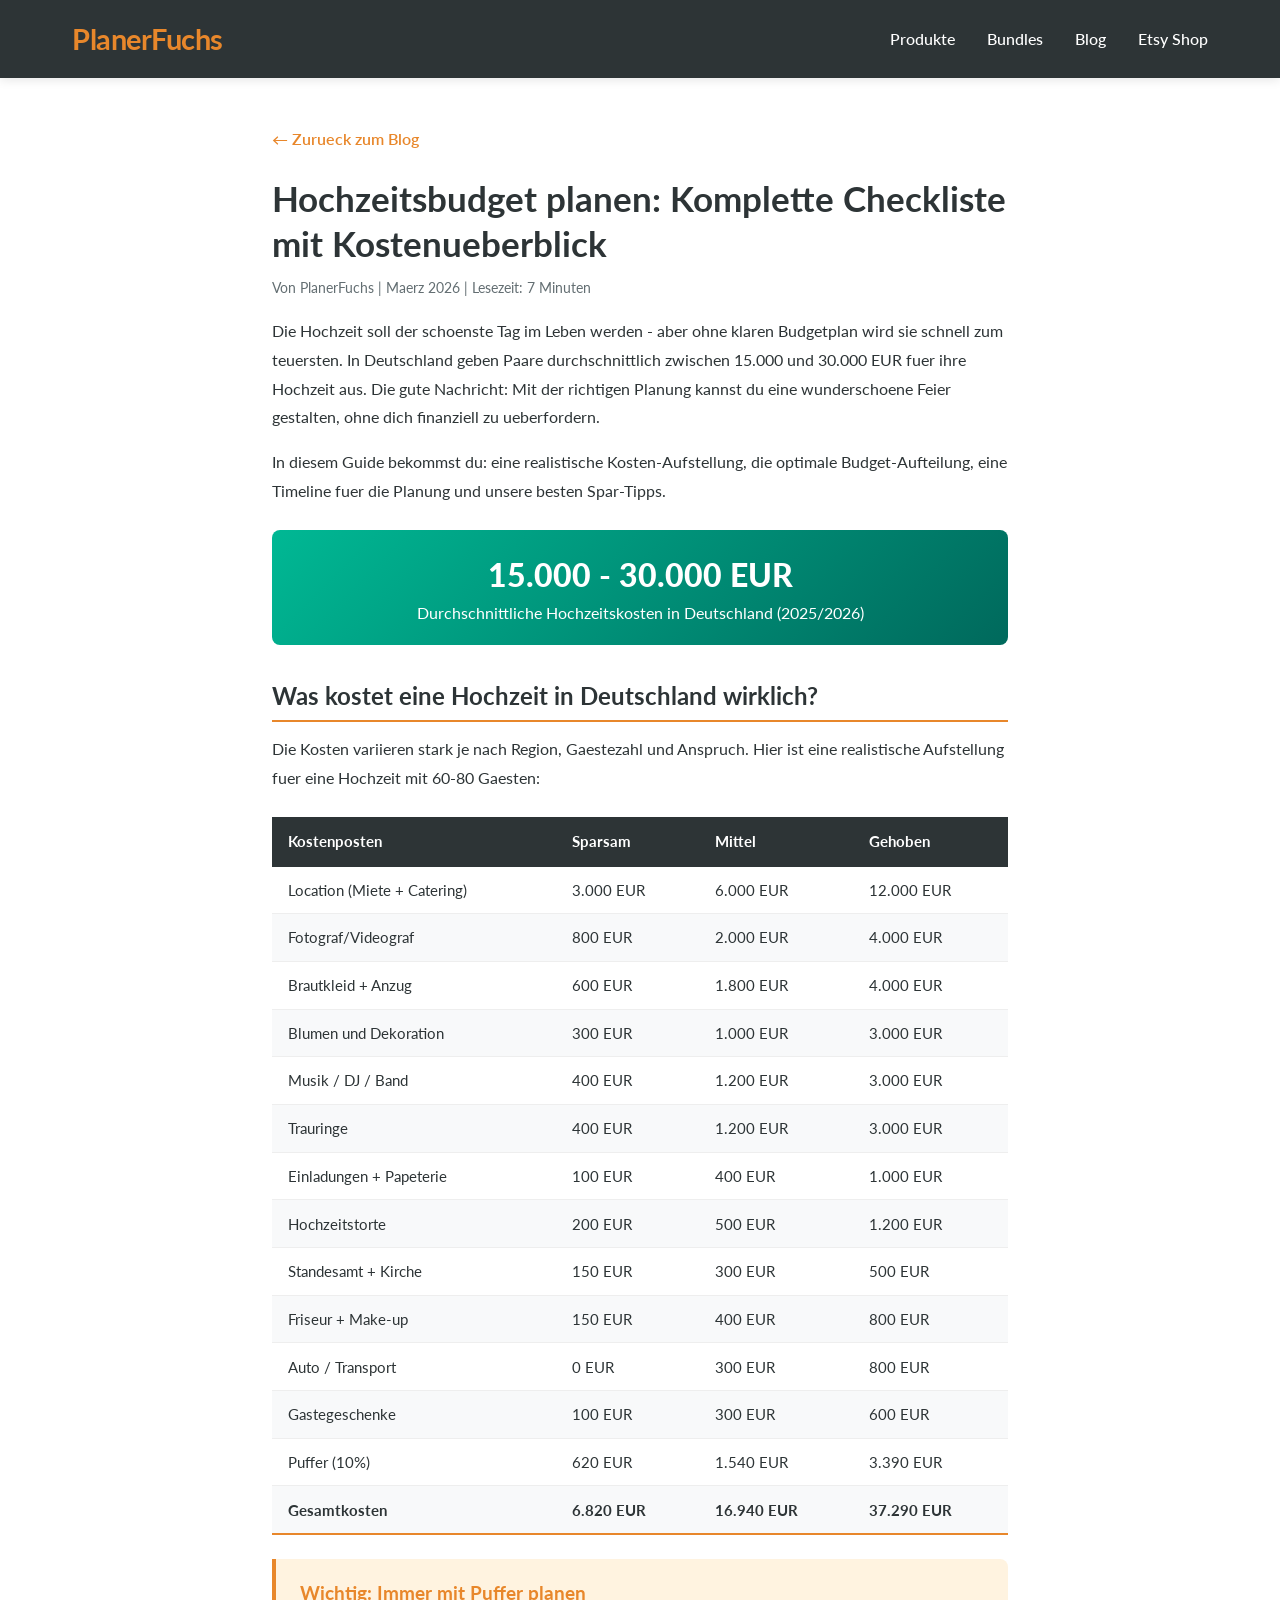
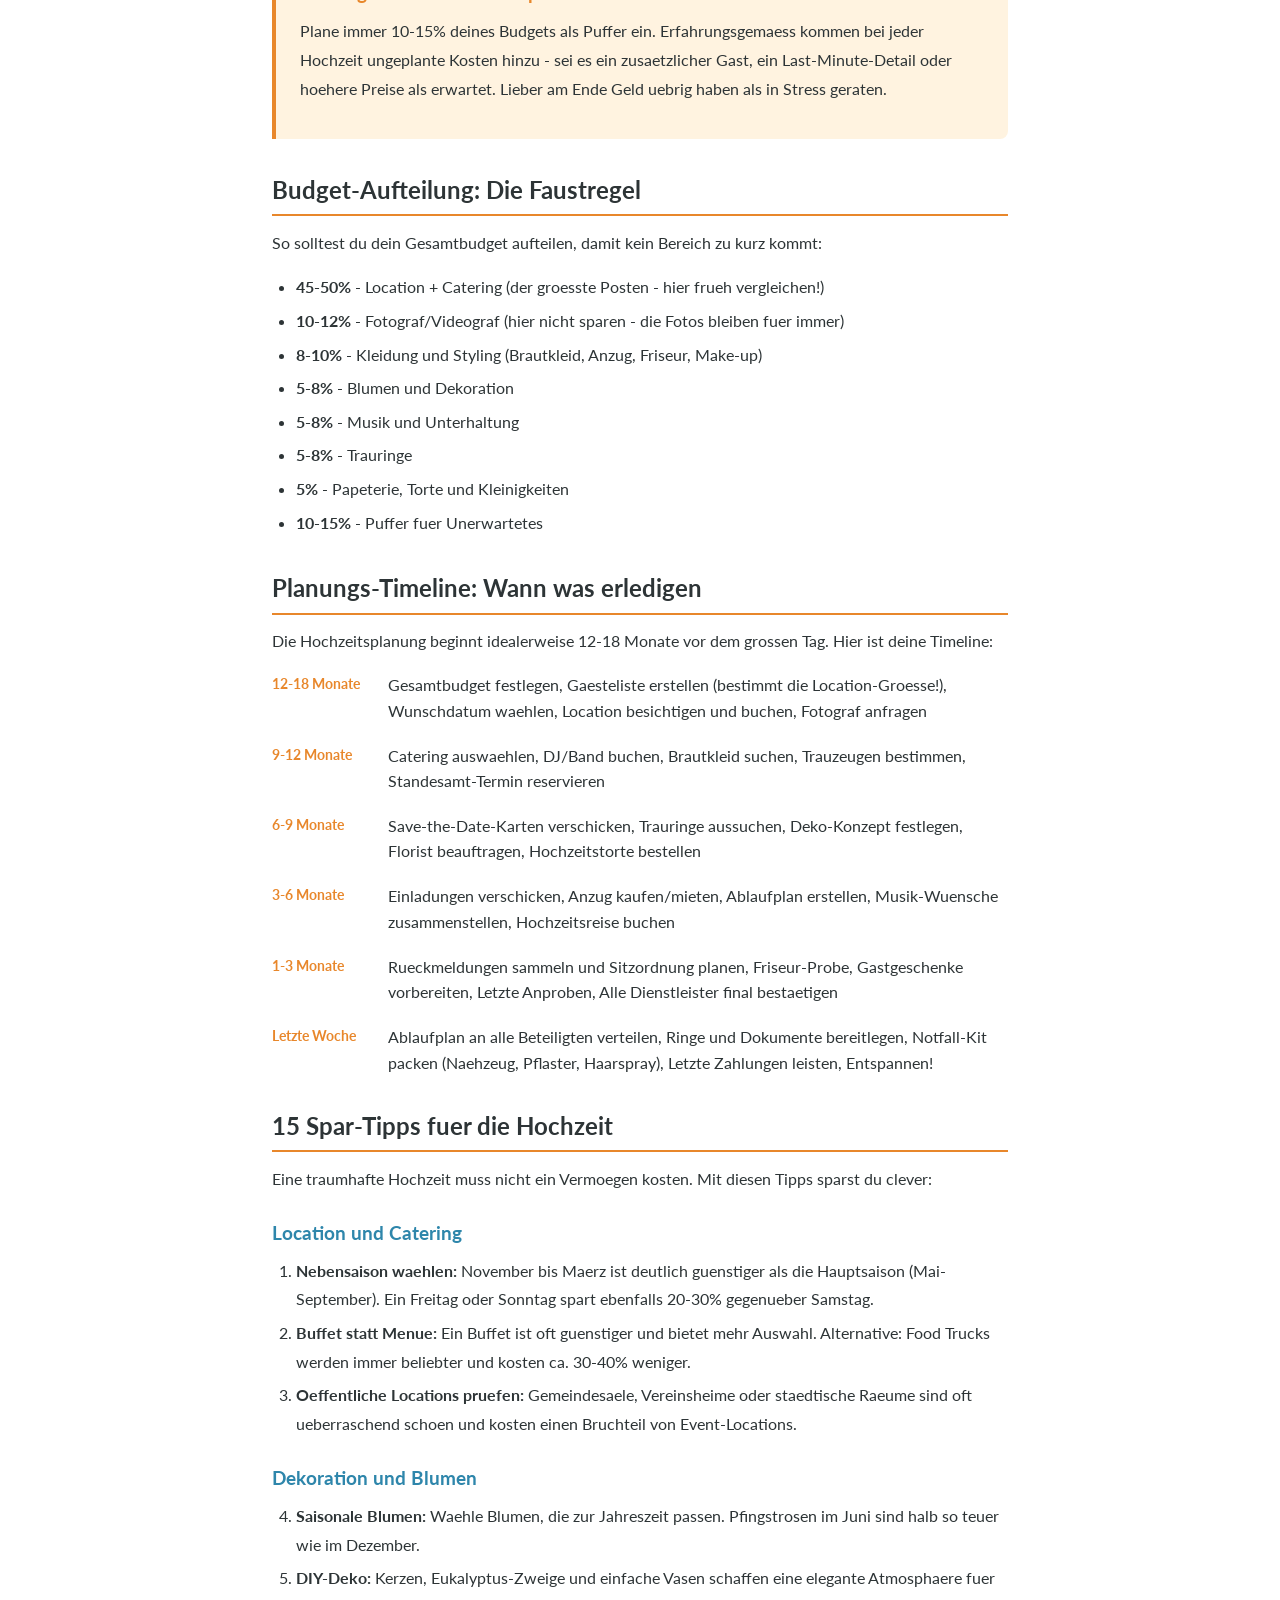
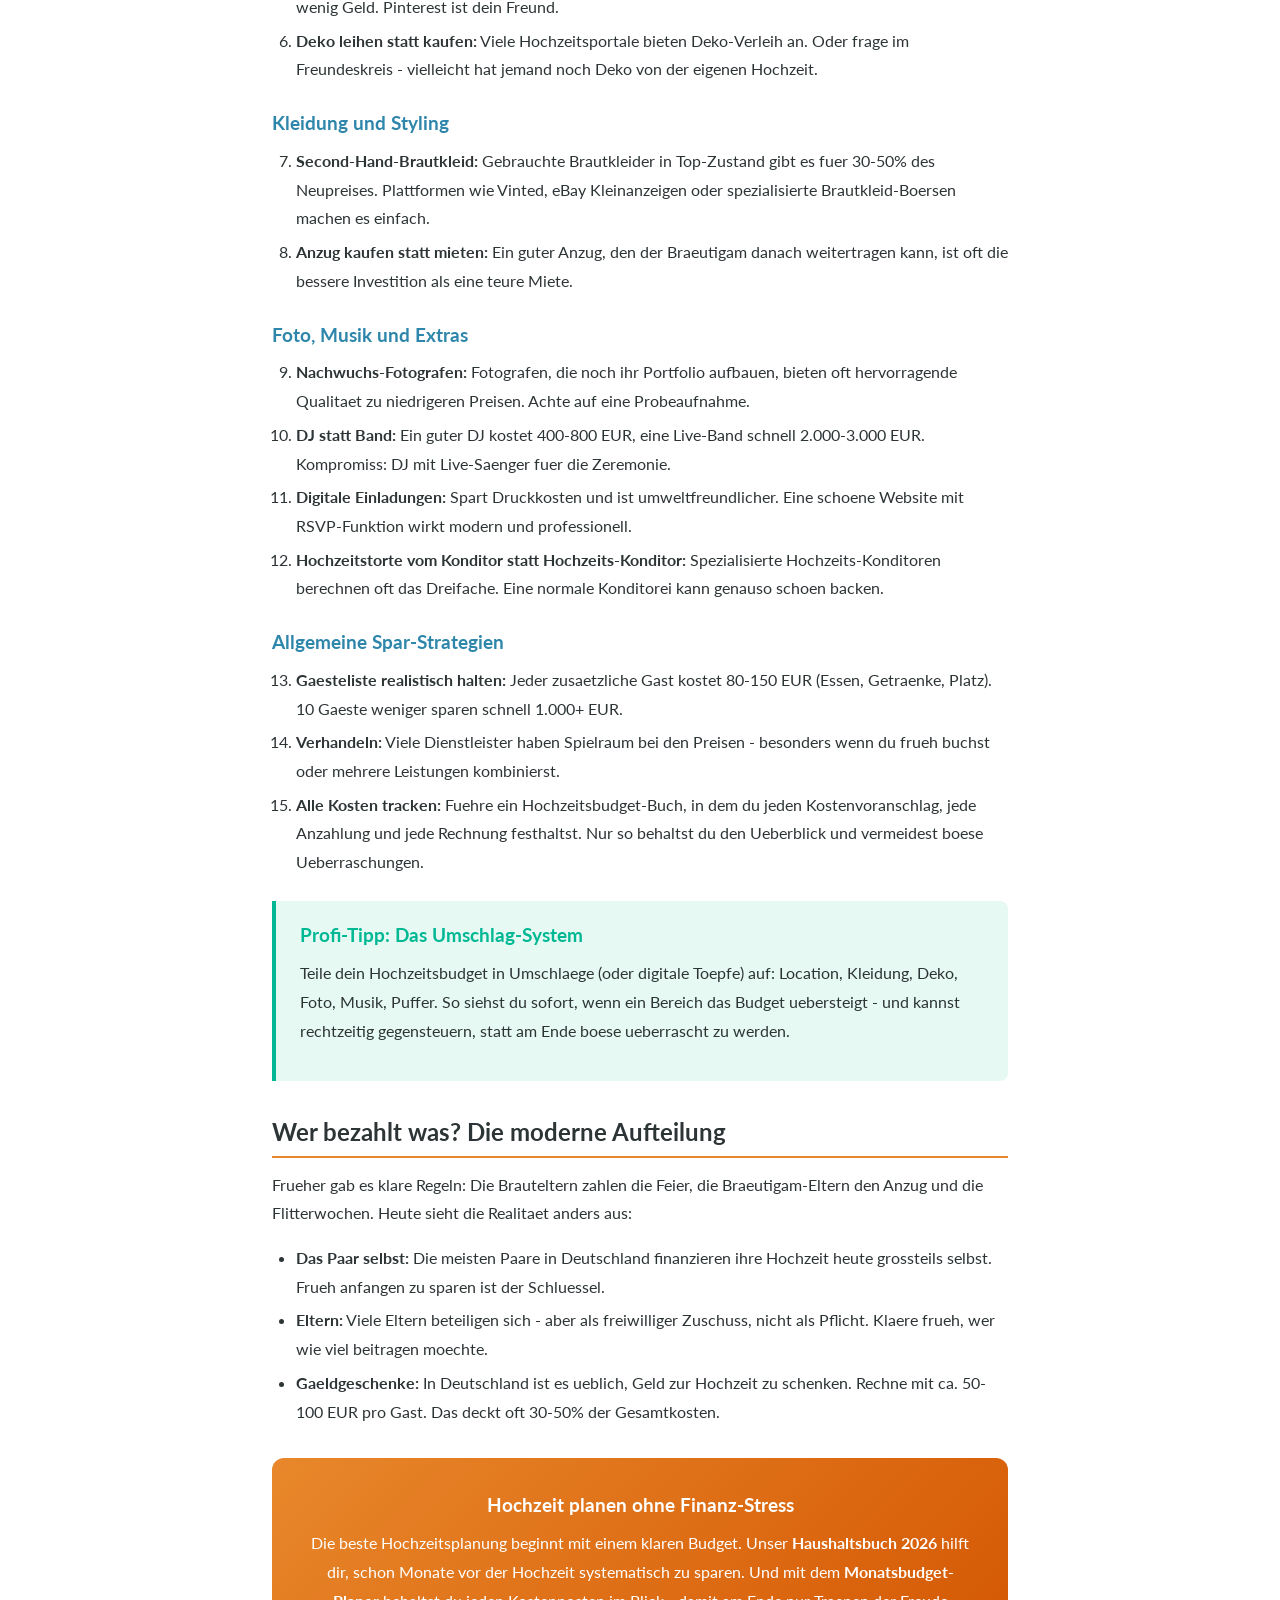
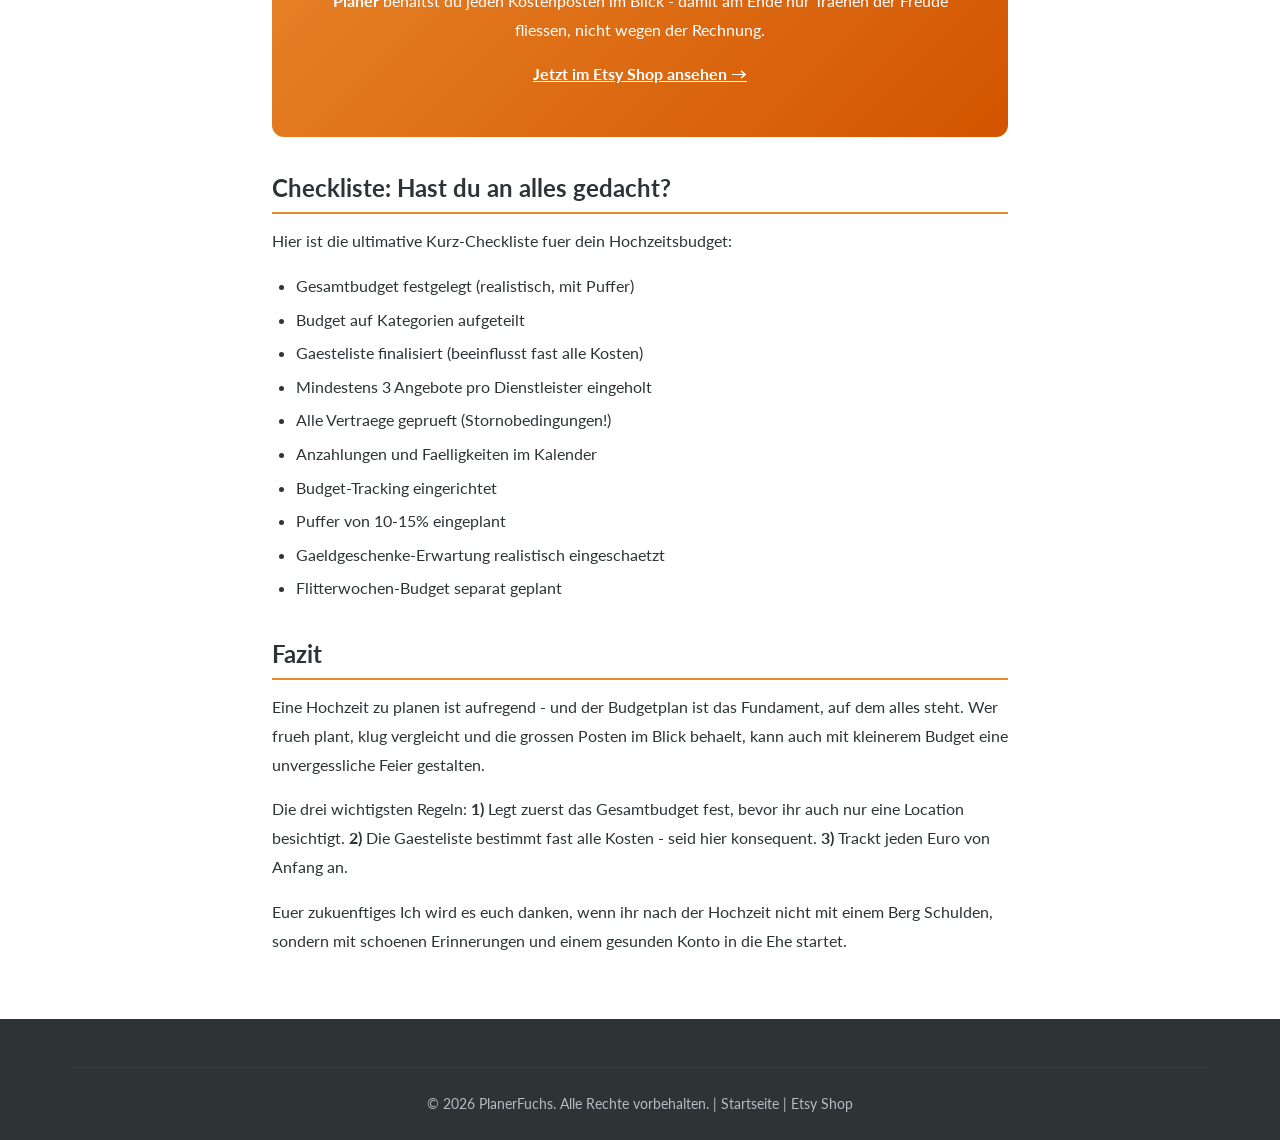
<file: blog/hochzeitsbudget-planen.html>
<!DOCTYPE html>
<html lang="de">
<head>
  <meta charset="UTF-8">
  <meta name="viewport" content="width=device-width, initial-scale=1.0">
  <title>Hochzeitsbudget planen: Komplette Checkliste mit Kostenueberblick | PlanerFuchs Blog</title>
  <meta name="description" content="Hochzeitsbudget planen leicht gemacht: Durchschnittskosten in Deutschland, Budget-Aufteilung, Spar-Tipps und Checkliste. So behältst du die Kosten im Griff.">
  <meta name="keywords" content="Hochzeitsbudget planen, Hochzeit Kosten Deutschland, Hochzeit Budget Checkliste, Hochzeit Kosten Aufstellung, Hochzeit sparen Tipps, Hochzeitsplaner, Hochzeit Kostenueberblick">
  <meta name="author" content="PlanerFuchs">
  <meta property="og:title" content="Hochzeitsbudget planen: Komplette Checkliste mit Kostenueberblick">
  <meta property="og:description" content="Was kostet eine Hochzeit in Deutschland wirklich? Komplette Kosten-Checkliste, Budget-Aufteilung und die besten Spar-Tipps fuer deine Traumhochzeit.">
  <meta property="og:type" content="article">
  <link rel="preconnect" href="https://fonts.googleapis.com">
  <link href="https://fonts.googleapis.com/css2?family=Lato:wght@400;700;900&display=swap" rel="stylesheet">
  <link rel="stylesheet" href="../css/style.css">
  <style>
    .article { max-width: 800px; margin: 0 auto; padding: 3rem 2rem; }
    .article h1 { font-size: 2.2rem; margin-bottom: 0.5rem; line-height: 1.3; }
    .article-meta { color: var(--gray); font-size: 0.9rem; margin-bottom: 2rem; }
    .article h2 { font-size: 1.5rem; margin: 2rem 0 0.8rem; color: var(--dark); border-bottom: 2px solid var(--orange); padding-bottom: 0.3rem; }
    .article h3 { font-size: 1.2rem; margin: 1.5rem 0 0.5rem; color: var(--blue); }
    .article p { margin-bottom: 1rem; line-height: 1.8; }
    .article ul, .article ol { margin: 0.5rem 0 1.5rem 1.5rem; line-height: 1.8; }
    .article li { margin-bottom: 0.3rem; }
    .tip-box { background: #e6f9f3; border-left: 4px solid var(--teal); padding: 1.2rem 1.5rem; margin: 1.5rem 0; border-radius: 0 8px 8px 0; }
    .tip-box h3 { margin-top: 0; color: var(--teal); }
    .cta-box { background: linear-gradient(135deg, var(--orange), #d35400); color: var(--white); padding: 2rem; border-radius: 12px; text-align: center; margin: 2rem 0; }
    .cta-box h3 { color: var(--white); margin-top: 0; }
    .cta-box a { color: var(--white); text-decoration: underline; font-weight: 700; }
    .back-link { display: inline-block; margin-bottom: 1.5rem; color: var(--orange); font-weight: 600; }
    .savings-highlight { background: linear-gradient(135deg, var(--teal), #00695c); color: var(--white); padding: 1.2rem 1.5rem; margin: 1.5rem 0; border-radius: 8px; text-align: center; }
    .savings-highlight .amount { font-size: 2rem; font-weight: 900; display: block; }
    .cost-table { width: 100%; border-collapse: collapse; margin: 1.5rem 0; font-size: 0.95rem; }
    .cost-table th { background: var(--dark); color: var(--white); padding: 0.8rem 1rem; text-align: left; }
    .cost-table td { padding: 0.7rem 1rem; border-bottom: 1px solid #eee; }
    .cost-table tr:nth-child(even) { background: #f8f9fa; }
    .cost-table tr:last-child td { border-bottom: 2px solid var(--orange); font-weight: 700; }
    .timeline-item { display: flex; gap: 1rem; margin-bottom: 1.2rem; }
    .timeline-marker { min-width: 100px; font-weight: 700; color: var(--orange); font-size: 0.9rem; }
    .timeline-content { flex: 1; }
    .warning-box { background: #fff3e0; border-left: 4px solid var(--orange); padding: 1.2rem 1.5rem; margin: 1.5rem 0; border-radius: 0 8px 8px 0; }
    .warning-box h3 { margin-top: 0; color: var(--orange); }
  </style>
</head>
<body>

<nav class="navbar">
  <div class="container">
    <a href="../" class="logo">PlanerFuchs</a>
    <ul class="nav-links">
      <li><a href="../#produkte">Produkte</a></li>
      <li><a href="../#bundles">Bundles</a></li>
      <li><a href="../#blog">Blog</a></li>
      <li><a href="https://www.etsy.com/shop/PlanerFuchs" target="_blank" rel="noopener">Etsy Shop</a></li>
    </ul>
  </div>
</nav>

<div class="article">
  <a href="../#blog" class="back-link">&larr; Zurueck zum Blog</a>

  <h1>Hochzeitsbudget planen: Komplette Checkliste mit Kostenueberblick</h1>
  <p class="article-meta">Von PlanerFuchs | Maerz 2026 | Lesezeit: 7 Minuten</p>

  <p>Die Hochzeit soll der schoenste Tag im Leben werden - aber ohne klaren Budgetplan wird sie schnell zum teuersten. In Deutschland geben Paare durchschnittlich zwischen 15.000 und 30.000 EUR fuer ihre Hochzeit aus. Die gute Nachricht: Mit der richtigen Planung kannst du eine wunderschoene Feier gestalten, ohne dich finanziell zu ueberfordern.</p>

  <p>In diesem Guide bekommst du: eine realistische Kosten-Aufstellung, die optimale Budget-Aufteilung, eine Timeline fuer die Planung und unsere besten Spar-Tipps.</p>

  <div class="savings-highlight">
    <span class="amount">15.000 - 30.000 EUR</span>
    Durchschnittliche Hochzeitskosten in Deutschland (2025/2026)
  </div>

  <h2>Was kostet eine Hochzeit in Deutschland wirklich?</h2>
  <p>Die Kosten variieren stark je nach Region, Gaestezahl und Anspruch. Hier ist eine realistische Aufstellung fuer eine Hochzeit mit 60-80 Gaesten:</p>

  <table class="cost-table">
    <thead>
      <tr>
        <th>Kostenposten</th>
        <th>Sparsam</th>
        <th>Mittel</th>
        <th>Gehoben</th>
      </tr>
    </thead>
    <tbody>
      <tr>
        <td>Location (Miete + Catering)</td>
        <td>3.000 EUR</td>
        <td>6.000 EUR</td>
        <td>12.000 EUR</td>
      </tr>
      <tr>
        <td>Fotograf/Videograf</td>
        <td>800 EUR</td>
        <td>2.000 EUR</td>
        <td>4.000 EUR</td>
      </tr>
      <tr>
        <td>Brautkleid + Anzug</td>
        <td>600 EUR</td>
        <td>1.800 EUR</td>
        <td>4.000 EUR</td>
      </tr>
      <tr>
        <td>Blumen und Dekoration</td>
        <td>300 EUR</td>
        <td>1.000 EUR</td>
        <td>3.000 EUR</td>
      </tr>
      <tr>
        <td>Musik / DJ / Band</td>
        <td>400 EUR</td>
        <td>1.200 EUR</td>
        <td>3.000 EUR</td>
      </tr>
      <tr>
        <td>Trauringe</td>
        <td>400 EUR</td>
        <td>1.200 EUR</td>
        <td>3.000 EUR</td>
      </tr>
      <tr>
        <td>Einladungen + Papeterie</td>
        <td>100 EUR</td>
        <td>400 EUR</td>
        <td>1.000 EUR</td>
      </tr>
      <tr>
        <td>Hochzeitstorte</td>
        <td>200 EUR</td>
        <td>500 EUR</td>
        <td>1.200 EUR</td>
      </tr>
      <tr>
        <td>Standesamt + Kirche</td>
        <td>150 EUR</td>
        <td>300 EUR</td>
        <td>500 EUR</td>
      </tr>
      <tr>
        <td>Friseur + Make-up</td>
        <td>150 EUR</td>
        <td>400 EUR</td>
        <td>800 EUR</td>
      </tr>
      <tr>
        <td>Auto / Transport</td>
        <td>0 EUR</td>
        <td>300 EUR</td>
        <td>800 EUR</td>
      </tr>
      <tr>
        <td>Gastegeschenke</td>
        <td>100 EUR</td>
        <td>300 EUR</td>
        <td>600 EUR</td>
      </tr>
      <tr>
        <td>Puffer (10%)</td>
        <td>620 EUR</td>
        <td>1.540 EUR</td>
        <td>3.390 EUR</td>
      </tr>
      <tr>
        <td><strong>Gesamtkosten</strong></td>
        <td><strong>6.820 EUR</strong></td>
        <td><strong>16.940 EUR</strong></td>
        <td><strong>37.290 EUR</strong></td>
      </tr>
    </tbody>
  </table>

  <div class="warning-box">
    <h3>Wichtig: Immer mit Puffer planen</h3>
    <p>Plane immer 10-15% deines Budgets als Puffer ein. Erfahrungsgemaess kommen bei jeder Hochzeit ungeplante Kosten hinzu - sei es ein zusaetzlicher Gast, ein Last-Minute-Detail oder hoehere Preise als erwartet. Lieber am Ende Geld uebrig haben als in Stress geraten.</p>
  </div>

  <h2>Budget-Aufteilung: Die Faustregel</h2>
  <p>So solltest du dein Gesamtbudget aufteilen, damit kein Bereich zu kurz kommt:</p>
  <ul>
    <li><strong>45-50%</strong> - Location + Catering (der groesste Posten - hier frueh vergleichen!)</li>
    <li><strong>10-12%</strong> - Fotograf/Videograf (hier nicht sparen - die Fotos bleiben fuer immer)</li>
    <li><strong>8-10%</strong> - Kleidung und Styling (Brautkleid, Anzug, Friseur, Make-up)</li>
    <li><strong>5-8%</strong> - Blumen und Dekoration</li>
    <li><strong>5-8%</strong> - Musik und Unterhaltung</li>
    <li><strong>5-8%</strong> - Trauringe</li>
    <li><strong>5%</strong> - Papeterie, Torte und Kleinigkeiten</li>
    <li><strong>10-15%</strong> - Puffer fuer Unerwartetes</li>
  </ul>

  <h2>Planungs-Timeline: Wann was erledigen</h2>
  <p>Die Hochzeitsplanung beginnt idealerweise 12-18 Monate vor dem grossen Tag. Hier ist deine Timeline:</p>

  <div class="timeline-item">
    <div class="timeline-marker">12-18 Monate</div>
    <div class="timeline-content">Gesamtbudget festlegen, Gaesteliste erstellen (bestimmt die Location-Groesse!), Wunschdatum waehlen, Location besichtigen und buchen, Fotograf anfragen</div>
  </div>

  <div class="timeline-item">
    <div class="timeline-marker">9-12 Monate</div>
    <div class="timeline-content">Catering auswaehlen, DJ/Band buchen, Brautkleid suchen, Trauzeugen bestimmen, Standesamt-Termin reservieren</div>
  </div>

  <div class="timeline-item">
    <div class="timeline-marker">6-9 Monate</div>
    <div class="timeline-content">Save-the-Date-Karten verschicken, Trauringe aussuchen, Deko-Konzept festlegen, Florist beauftragen, Hochzeitstorte bestellen</div>
  </div>

  <div class="timeline-item">
    <div class="timeline-marker">3-6 Monate</div>
    <div class="timeline-content">Einladungen verschicken, Anzug kaufen/mieten, Ablaufplan erstellen, Musik-Wuensche zusammenstellen, Hochzeitsreise buchen</div>
  </div>

  <div class="timeline-item">
    <div class="timeline-marker">1-3 Monate</div>
    <div class="timeline-content">Rueckmeldungen sammeln und Sitzordnung planen, Friseur-Probe, Gastgeschenke vorbereiten, Letzte Anproben, Alle Dienstleister final bestaetigen</div>
  </div>

  <div class="timeline-item">
    <div class="timeline-marker">Letzte Woche</div>
    <div class="timeline-content">Ablaufplan an alle Beteiligten verteilen, Ringe und Dokumente bereitlegen, Notfall-Kit packen (Naehzeug, Pflaster, Haarspray), Letzte Zahlungen leisten, Entspannen!</div>
  </div>

  <h2>15 Spar-Tipps fuer die Hochzeit</h2>
  <p>Eine traumhafte Hochzeit muss nicht ein Vermoegen kosten. Mit diesen Tipps sparst du clever:</p>

  <h3>Location und Catering</h3>
  <ol>
    <li><strong>Nebensaison waehlen:</strong> November bis Maerz ist deutlich guenstiger als die Hauptsaison (Mai-September). Ein Freitag oder Sonntag spart ebenfalls 20-30% gegenueber Samstag.</li>
    <li><strong>Buffet statt Menue:</strong> Ein Buffet ist oft guenstiger und bietet mehr Auswahl. Alternative: Food Trucks werden immer beliebter und kosten ca. 30-40% weniger.</li>
    <li><strong>Oeffentliche Locations pruefen:</strong> Gemeindesaele, Vereinsheime oder staedtische Raeume sind oft ueberraschend schoen und kosten einen Bruchteil von Event-Locations.</li>
  </ol>

  <h3>Dekoration und Blumen</h3>
  <ol start="4">
    <li><strong>Saisonale Blumen:</strong> Waehle Blumen, die zur Jahreszeit passen. Pfingstrosen im Juni sind halb so teuer wie im Dezember.</li>
    <li><strong>DIY-Deko:</strong> Kerzen, Eukalyptus-Zweige und einfache Vasen schaffen eine elegante Atmosphaere fuer wenig Geld. Pinterest ist dein Freund.</li>
    <li><strong>Deko leihen statt kaufen:</strong> Viele Hochzeitsportale bieten Deko-Verleih an. Oder frage im Freundeskreis - vielleicht hat jemand noch Deko von der eigenen Hochzeit.</li>
  </ol>

  <h3>Kleidung und Styling</h3>
  <ol start="7">
    <li><strong>Second-Hand-Brautkleid:</strong> Gebrauchte Brautkleider in Top-Zustand gibt es fuer 30-50% des Neupreises. Plattformen wie Vinted, eBay Kleinanzeigen oder spezialisierte Brautkleid-Boersen machen es einfach.</li>
    <li><strong>Anzug kaufen statt mieten:</strong> Ein guter Anzug, den der Braeutigam danach weitertragen kann, ist oft die bessere Investition als eine teure Miete.</li>
  </ol>

  <h3>Foto, Musik und Extras</h3>
  <ol start="9">
    <li><strong>Nachwuchs-Fotografen:</strong> Fotografen, die noch ihr Portfolio aufbauen, bieten oft hervorragende Qualitaet zu niedrigeren Preisen. Achte auf eine Probeaufnahme.</li>
    <li><strong>DJ statt Band:</strong> Ein guter DJ kostet 400-800 EUR, eine Live-Band schnell 2.000-3.000 EUR. Kompromiss: DJ mit Live-Saenger fuer die Zeremonie.</li>
    <li><strong>Digitale Einladungen:</strong> Spart Druckkosten und ist umweltfreundlicher. Eine schoene Website mit RSVP-Funktion wirkt modern und professionell.</li>
    <li><strong>Hochzeitstorte vom Konditor statt Hochzeits-Konditor:</strong> Spezialisierte Hochzeits-Konditoren berechnen oft das Dreifache. Eine normale Konditorei kann genauso schoen backen.</li>
  </ol>

  <h3>Allgemeine Spar-Strategien</h3>
  <ol start="13">
    <li><strong>Gaesteliste realistisch halten:</strong> Jeder zusaetzliche Gast kostet 80-150 EUR (Essen, Getraenke, Platz). 10 Gaeste weniger sparen schnell 1.000+ EUR.</li>
    <li><strong>Verhandeln:</strong> Viele Dienstleister haben Spielraum bei den Preisen - besonders wenn du frueh buchst oder mehrere Leistungen kombinierst.</li>
    <li><strong>Alle Kosten tracken:</strong> Fuehre ein Hochzeitsbudget-Buch, in dem du jeden Kostenvoranschlag, jede Anzahlung und jede Rechnung festhaltst. Nur so behaltst du den Ueberblick und vermeidest boese Ueberraschungen.</li>
  </ol>

  <div class="tip-box">
    <h3>Profi-Tipp: Das Umschlag-System</h3>
    <p>Teile dein Hochzeitsbudget in Umschlaege (oder digitale Toepfe) auf: Location, Kleidung, Deko, Foto, Musik, Puffer. So siehst du sofort, wenn ein Bereich das Budget uebersteigt - und kannst rechtzeitig gegensteuern, statt am Ende boese ueberrascht zu werden.</p>
  </div>

  <h2>Wer bezahlt was? Die moderne Aufteilung</h2>
  <p>Frueher gab es klare Regeln: Die Brauteltern zahlen die Feier, die Braeutigam-Eltern den Anzug und die Flitterwochen. Heute sieht die Realitaet anders aus:</p>
  <ul>
    <li><strong>Das Paar selbst:</strong> Die meisten Paare in Deutschland finanzieren ihre Hochzeit heute grossteils selbst. Frueh anfangen zu sparen ist der Schluessel.</li>
    <li><strong>Eltern:</strong> Viele Eltern beteiligen sich - aber als freiwilliger Zuschuss, nicht als Pflicht. Klaere frueh, wer wie viel beitragen moechte.</li>
    <li><strong>Gaeldgeschenke:</strong> In Deutschland ist es ueblich, Geld zur Hochzeit zu schenken. Rechne mit ca. 50-100 EUR pro Gast. Das deckt oft 30-50% der Gesamtkosten.</li>
  </ul>

  <div class="cta-box">
    <h3>Hochzeit planen ohne Finanz-Stress</h3>
    <p>Die beste Hochzeitsplanung beginnt mit einem klaren Budget. Unser <strong>Haushaltsbuch 2026</strong> hilft dir, schon Monate vor der Hochzeit systematisch zu sparen. Und mit dem <strong>Monatsbudget-Planer</strong> behaltst du jeden Kostenposten im Blick - damit am Ende nur Traenen der Freude fliessen, nicht wegen der Rechnung.</p>
    <p><a href="https://www.etsy.com/shop/PlanerFuchs">Jetzt im Etsy Shop ansehen &rarr;</a></p>
  </div>

  <h2>Checkliste: Hast du an alles gedacht?</h2>
  <p>Hier ist die ultimative Kurz-Checkliste fuer dein Hochzeitsbudget:</p>
  <ul>
    <li>Gesamtbudget festgelegt (realistisch, mit Puffer)</li>
    <li>Budget auf Kategorien aufgeteilt</li>
    <li>Gaesteliste finalisiert (beeinflusst fast alle Kosten)</li>
    <li>Mindestens 3 Angebote pro Dienstleister eingeholt</li>
    <li>Alle Vertraege geprueft (Stornobedingungen!)</li>
    <li>Anzahlungen und Faelligkeiten im Kalender</li>
    <li>Budget-Tracking eingerichtet</li>
    <li>Puffer von 10-15% eingeplant</li>
    <li>Gaeldgeschenke-Erwartung realistisch eingeschaetzt</li>
    <li>Flitterwochen-Budget separat geplant</li>
  </ul>

  <h2>Fazit</h2>
  <p>Eine Hochzeit zu planen ist aufregend - und der Budgetplan ist das Fundament, auf dem alles steht. Wer frueh plant, klug vergleicht und die grossen Posten im Blick behaelt, kann auch mit kleinerem Budget eine unvergessliche Feier gestalten.</p>
  <p>Die drei wichtigsten Regeln: <strong>1)</strong> Legt zuerst das Gesamtbudget fest, bevor ihr auch nur eine Location besichtigt. <strong>2)</strong> Die Gaesteliste bestimmt fast alle Kosten - seid hier konsequent. <strong>3)</strong> Trackt jeden Euro von Anfang an.</p>
  <p>Euer zukuenftiges Ich wird es euch danken, wenn ihr nach der Hochzeit nicht mit einem Berg Schulden, sondern mit schoenen Erinnerungen und einem gesunden Konto in die Ehe startet.</p>

</div>

<footer class="footer">
  <div class="container">
    <div class="footer-bottom">
      &copy; 2026 PlanerFuchs. Alle Rechte vorbehalten. | <a href="../">Startseite</a> | <a href="https://www.etsy.com/shop/PlanerFuchs" target="_blank" rel="noopener">Etsy Shop</a>
    </div>
  </div>
</footer>

</body>
</html>
</file>
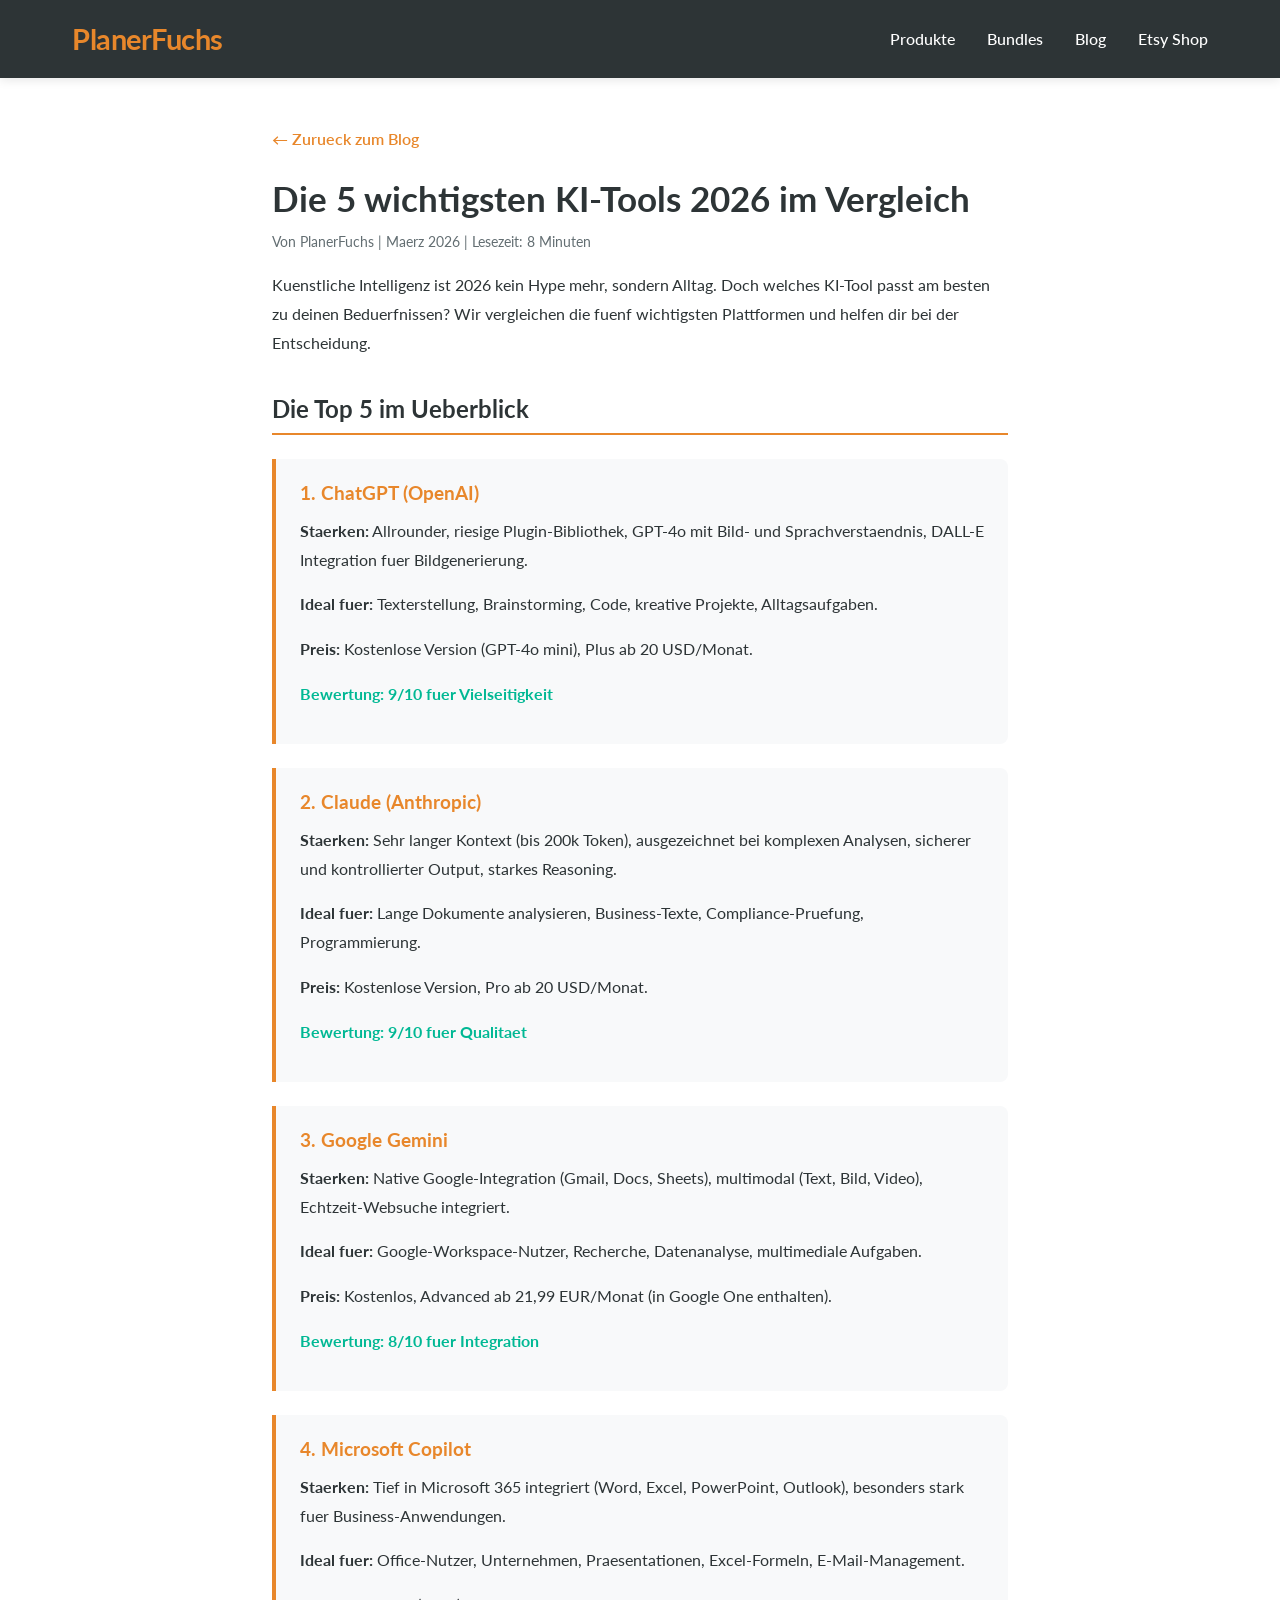
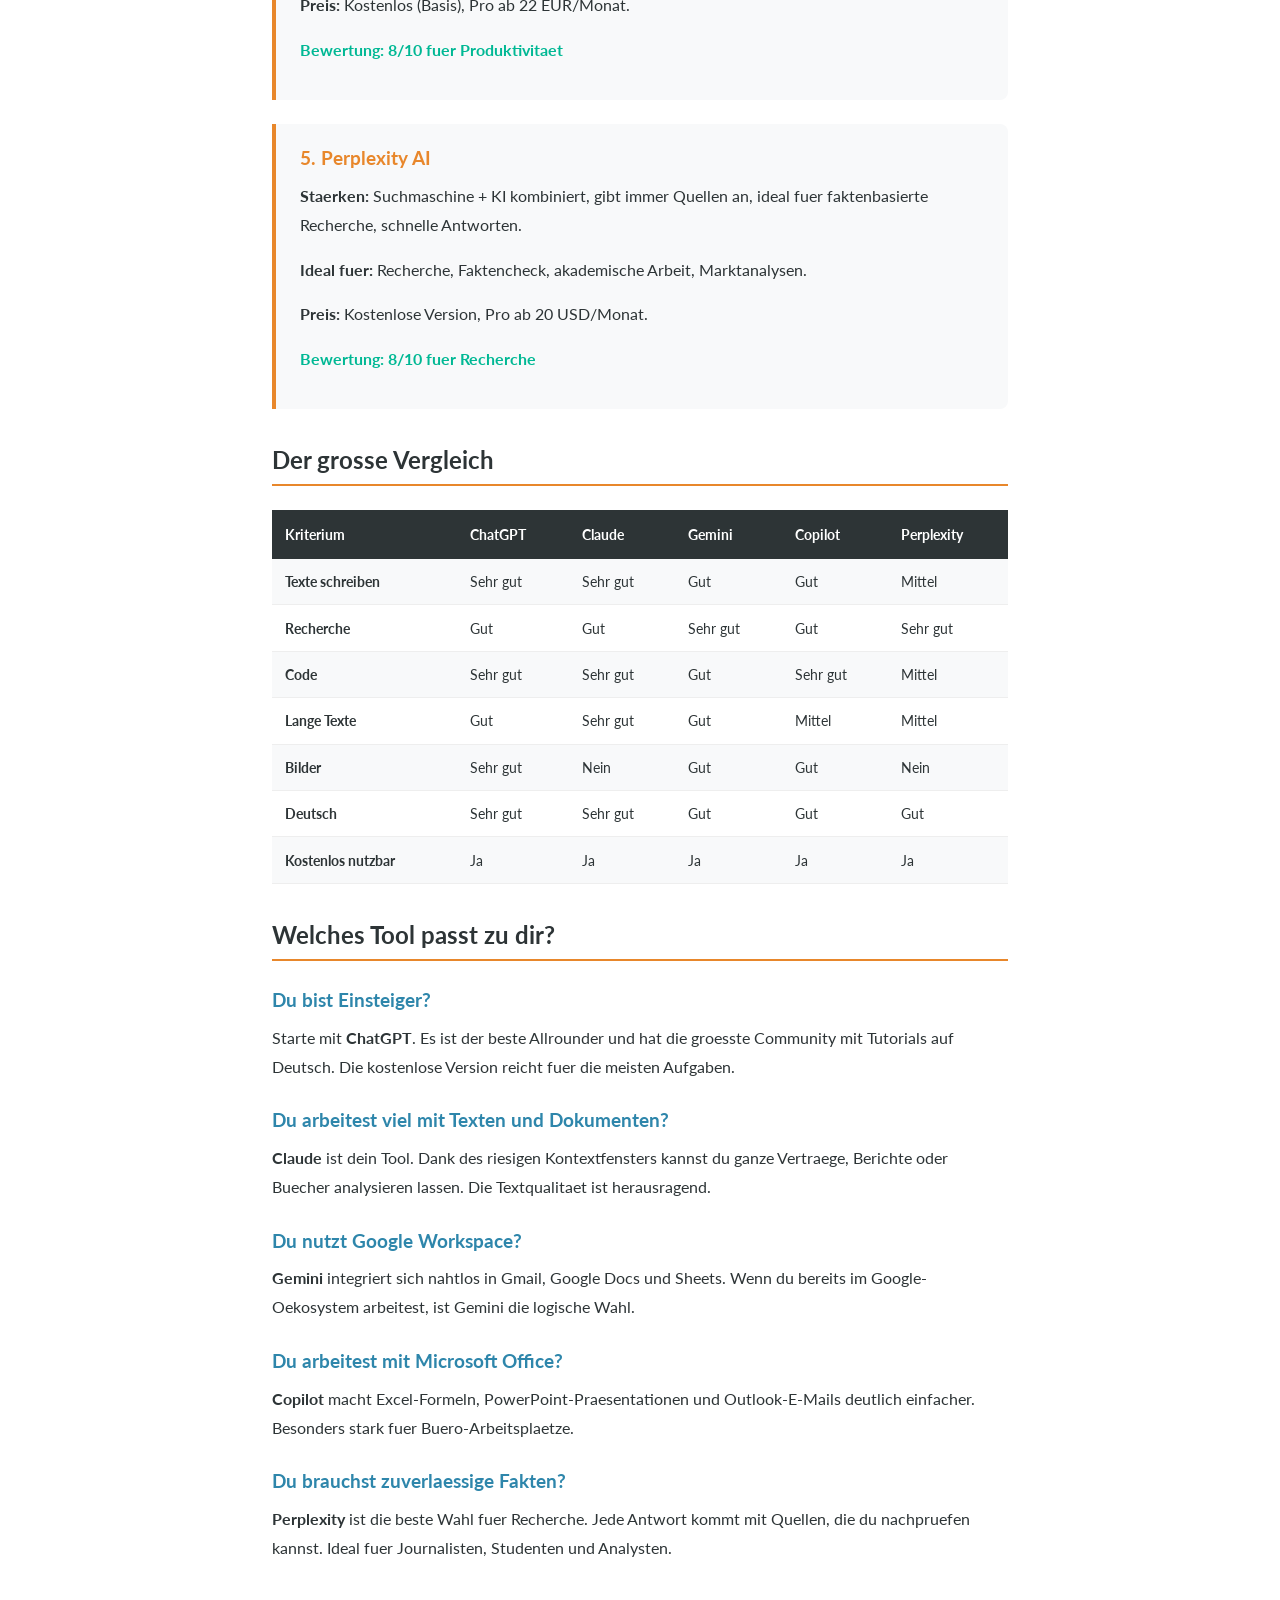
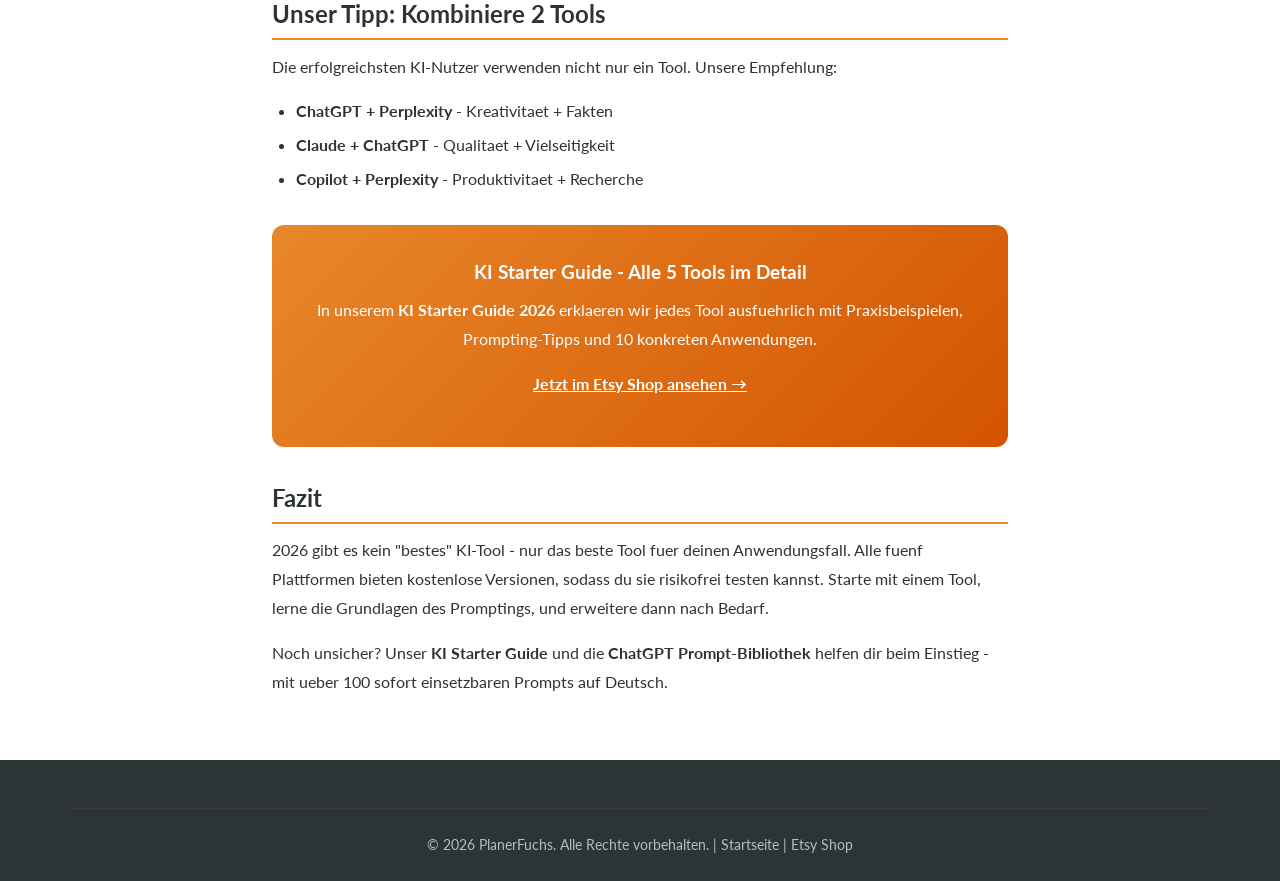
<file: blog/ki-tools-2026.html>
<!DOCTYPE html>
<html lang="de">
<head>
  <meta charset="UTF-8">
  <meta name="viewport" content="width=device-width, initial-scale=1.0">
  <title>Die 5 wichtigsten KI-Tools 2026 im Vergleich | PlanerFuchs Blog</title>
  <meta name="description" content="ChatGPT, Claude, Gemini, Copilot oder Perplexity? Wir vergleichen die 5 wichtigsten KI-Tools 2026 und zeigen, welches am besten zu dir passt.">
  <meta name="keywords" content="KI Tools 2026, ChatGPT Vergleich, Claude AI, Gemini, Copilot, Perplexity, KI Vergleich deutsch, beste KI 2026">
  <meta name="author" content="PlanerFuchs">
  <meta property="og:title" content="Die 5 wichtigsten KI-Tools 2026 im Vergleich">
  <meta property="og:description" content="ChatGPT vs Claude vs Gemini vs Copilot vs Perplexity - der grosse Vergleich.">
  <meta property="og:type" content="article">
  <link rel="preconnect" href="https://fonts.googleapis.com">
  <link href="https://fonts.googleapis.com/css2?family=Lato:wght@400;700;900&display=swap" rel="stylesheet">
  <link rel="stylesheet" href="../css/style.css">
  <style>
    .article { max-width: 800px; margin: 0 auto; padding: 3rem 2rem; }
    .article h1 { font-size: 2.2rem; margin-bottom: 0.5rem; line-height: 1.3; }
    .article-meta { color: var(--gray); font-size: 0.9rem; margin-bottom: 2rem; }
    .article h2 { font-size: 1.5rem; margin: 2rem 0 0.8rem; color: var(--dark); border-bottom: 2px solid var(--orange); padding-bottom: 0.3rem; }
    .article h3 { font-size: 1.2rem; margin: 1.5rem 0 0.5rem; color: var(--blue); }
    .article p { margin-bottom: 1rem; line-height: 1.8; }
    .article ul, .article ol { margin: 0.5rem 0 1.5rem 1.5rem; line-height: 1.8; }
    .article li { margin-bottom: 0.3rem; }
    .tool-box { background: var(--light); border-left: 4px solid var(--orange); padding: 1.2rem 1.5rem; margin: 1.5rem 0; border-radius: 0 8px 8px 0; }
    .tool-box h3 { margin-top: 0; color: var(--orange); }
    .tool-box .rating { font-weight: 700; color: var(--teal); }
    .comparison-table { width: 100%; border-collapse: collapse; margin: 1.5rem 0; font-size: 0.9rem; }
    .comparison-table th { background: var(--dark); color: var(--white); padding: 0.8rem; text-align: left; }
    .comparison-table td { padding: 0.7rem 0.8rem; border-bottom: 1px solid #eee; }
    .comparison-table tr:nth-child(even) { background: var(--light); }
    .cta-box { background: linear-gradient(135deg, var(--orange), #d35400); color: var(--white); padding: 2rem; border-radius: 12px; text-align: center; margin: 2rem 0; }
    .cta-box h3 { color: var(--white); margin-top: 0; }
    .cta-box a { color: var(--white); text-decoration: underline; font-weight: 700; }
    .back-link { display: inline-block; margin-bottom: 1.5rem; color: var(--orange); font-weight: 600; }
  </style>
</head>
<body>

<nav class="navbar">
  <div class="container">
    <a href="../" class="logo">PlanerFuchs</a>
    <ul class="nav-links">
      <li><a href="../#produkte">Produkte</a></li>
      <li><a href="../#bundles">Bundles</a></li>
      <li><a href="../#blog">Blog</a></li>
      <li><a href="https://www.etsy.com/shop/PlanerFuchs" target="_blank" rel="noopener">Etsy Shop</a></li>
    </ul>
  </div>
</nav>

<div class="article">
  <a href="../#blog" class="back-link">&larr; Zurueck zum Blog</a>

  <h1>Die 5 wichtigsten KI-Tools 2026 im Vergleich</h1>
  <p class="article-meta">Von PlanerFuchs | Maerz 2026 | Lesezeit: 8 Minuten</p>

  <p>Kuenstliche Intelligenz ist 2026 kein Hype mehr, sondern Alltag. Doch welches KI-Tool passt am besten zu deinen Beduerfnissen? Wir vergleichen die fuenf wichtigsten Plattformen und helfen dir bei der Entscheidung.</p>

  <h2>Die Top 5 im Ueberblick</h2>

  <div class="tool-box">
    <h3>1. ChatGPT (OpenAI)</h3>
    <p><strong>Staerken:</strong> Allrounder, riesige Plugin-Bibliothek, GPT-4o mit Bild- und Sprachverstaendnis, DALL-E Integration fuer Bildgenerierung.</p>
    <p><strong>Ideal fuer:</strong> Texterstellung, Brainstorming, Code, kreative Projekte, Alltagsaufgaben.</p>
    <p><strong>Preis:</strong> Kostenlose Version (GPT-4o mini), Plus ab 20 USD/Monat.</p>
    <p class="rating">Bewertung: 9/10 fuer Vielseitigkeit</p>
  </div>

  <div class="tool-box">
    <h3>2. Claude (Anthropic)</h3>
    <p><strong>Staerken:</strong> Sehr langer Kontext (bis 200k Token), ausgezeichnet bei komplexen Analysen, sicherer und kontrollierter Output, starkes Reasoning.</p>
    <p><strong>Ideal fuer:</strong> Lange Dokumente analysieren, Business-Texte, Compliance-Pruefung, Programmierung.</p>
    <p><strong>Preis:</strong> Kostenlose Version, Pro ab 20 USD/Monat.</p>
    <p class="rating">Bewertung: 9/10 fuer Qualitaet</p>
  </div>

  <div class="tool-box">
    <h3>3. Google Gemini</h3>
    <p><strong>Staerken:</strong> Native Google-Integration (Gmail, Docs, Sheets), multimodal (Text, Bild, Video), Echtzeit-Websuche integriert.</p>
    <p><strong>Ideal fuer:</strong> Google-Workspace-Nutzer, Recherche, Datenanalyse, multimediale Aufgaben.</p>
    <p><strong>Preis:</strong> Kostenlos, Advanced ab 21,99 EUR/Monat (in Google One enthalten).</p>
    <p class="rating">Bewertung: 8/10 fuer Integration</p>
  </div>

  <div class="tool-box">
    <h3>4. Microsoft Copilot</h3>
    <p><strong>Staerken:</strong> Tief in Microsoft 365 integriert (Word, Excel, PowerPoint, Outlook), besonders stark fuer Business-Anwendungen.</p>
    <p><strong>Ideal fuer:</strong> Office-Nutzer, Unternehmen, Praesentationen, Excel-Formeln, E-Mail-Management.</p>
    <p><strong>Preis:</strong> Kostenlos (Basis), Pro ab 22 EUR/Monat.</p>
    <p class="rating">Bewertung: 8/10 fuer Produktivitaet</p>
  </div>

  <div class="tool-box">
    <h3>5. Perplexity AI</h3>
    <p><strong>Staerken:</strong> Suchmaschine + KI kombiniert, gibt immer Quellen an, ideal fuer faktenbasierte Recherche, schnelle Antworten.</p>
    <p><strong>Ideal fuer:</strong> Recherche, Faktencheck, akademische Arbeit, Marktanalysen.</p>
    <p><strong>Preis:</strong> Kostenlose Version, Pro ab 20 USD/Monat.</p>
    <p class="rating">Bewertung: 8/10 fuer Recherche</p>
  </div>

  <h2>Der grosse Vergleich</h2>

  <table class="comparison-table">
    <tr>
      <th>Kriterium</th>
      <th>ChatGPT</th>
      <th>Claude</th>
      <th>Gemini</th>
      <th>Copilot</th>
      <th>Perplexity</th>
    </tr>
    <tr>
      <td><strong>Texte schreiben</strong></td>
      <td>Sehr gut</td>
      <td>Sehr gut</td>
      <td>Gut</td>
      <td>Gut</td>
      <td>Mittel</td>
    </tr>
    <tr>
      <td><strong>Recherche</strong></td>
      <td>Gut</td>
      <td>Gut</td>
      <td>Sehr gut</td>
      <td>Gut</td>
      <td>Sehr gut</td>
    </tr>
    <tr>
      <td><strong>Code</strong></td>
      <td>Sehr gut</td>
      <td>Sehr gut</td>
      <td>Gut</td>
      <td>Sehr gut</td>
      <td>Mittel</td>
    </tr>
    <tr>
      <td><strong>Lange Texte</strong></td>
      <td>Gut</td>
      <td>Sehr gut</td>
      <td>Gut</td>
      <td>Mittel</td>
      <td>Mittel</td>
    </tr>
    <tr>
      <td><strong>Bilder</strong></td>
      <td>Sehr gut</td>
      <td>Nein</td>
      <td>Gut</td>
      <td>Gut</td>
      <td>Nein</td>
    </tr>
    <tr>
      <td><strong>Deutsch</strong></td>
      <td>Sehr gut</td>
      <td>Sehr gut</td>
      <td>Gut</td>
      <td>Gut</td>
      <td>Gut</td>
    </tr>
    <tr>
      <td><strong>Kostenlos nutzbar</strong></td>
      <td>Ja</td>
      <td>Ja</td>
      <td>Ja</td>
      <td>Ja</td>
      <td>Ja</td>
    </tr>
  </table>

  <h2>Welches Tool passt zu dir?</h2>

  <h3>Du bist Einsteiger?</h3>
  <p>Starte mit <strong>ChatGPT</strong>. Es ist der beste Allrounder und hat die groesste Community mit Tutorials auf Deutsch. Die kostenlose Version reicht fuer die meisten Aufgaben.</p>

  <h3>Du arbeitest viel mit Texten und Dokumenten?</h3>
  <p><strong>Claude</strong> ist dein Tool. Dank des riesigen Kontextfensters kannst du ganze Vertraege, Berichte oder Buecher analysieren lassen. Die Textqualitaet ist herausragend.</p>

  <h3>Du nutzt Google Workspace?</h3>
  <p><strong>Gemini</strong> integriert sich nahtlos in Gmail, Google Docs und Sheets. Wenn du bereits im Google-Oekosystem arbeitest, ist Gemini die logische Wahl.</p>

  <h3>Du arbeitest mit Microsoft Office?</h3>
  <p><strong>Copilot</strong> macht Excel-Formeln, PowerPoint-Praesentationen und Outlook-E-Mails deutlich einfacher. Besonders stark fuer Buero-Arbeitsplaetze.</p>

  <h3>Du brauchst zuverlaessige Fakten?</h3>
  <p><strong>Perplexity</strong> ist die beste Wahl fuer Recherche. Jede Antwort kommt mit Quellen, die du nachpruefen kannst. Ideal fuer Journalisten, Studenten und Analysten.</p>

  <h2>Unser Tipp: Kombiniere 2 Tools</h2>
  <p>Die erfolgreichsten KI-Nutzer verwenden nicht nur ein Tool. Unsere Empfehlung:</p>
  <ul>
    <li><strong>ChatGPT + Perplexity</strong> - Kreativitaet + Fakten</li>
    <li><strong>Claude + ChatGPT</strong> - Qualitaet + Vielseitigkeit</li>
    <li><strong>Copilot + Perplexity</strong> - Produktivitaet + Recherche</li>
  </ul>

  <div class="cta-box">
    <h3>KI Starter Guide - Alle 5 Tools im Detail</h3>
    <p>In unserem <strong>KI Starter Guide 2026</strong> erklaeren wir jedes Tool ausfuehrlich mit Praxisbeispielen, Prompting-Tipps und 10 konkreten Anwendungen.</p>
    <p><a href="https://www.etsy.com/shop/PlanerFuchs">Jetzt im Etsy Shop ansehen &rarr;</a></p>
  </div>

  <h2>Fazit</h2>
  <p>2026 gibt es kein "bestes" KI-Tool - nur das beste Tool fuer deinen Anwendungsfall. Alle fuenf Plattformen bieten kostenlose Versionen, sodass du sie risikofrei testen kannst. Starte mit einem Tool, lerne die Grundlagen des Promptings, und erweitere dann nach Bedarf.</p>
  <p>Noch unsicher? Unser <strong>KI Starter Guide</strong> und die <strong>ChatGPT Prompt-Bibliothek</strong> helfen dir beim Einstieg - mit ueber 100 sofort einsetzbaren Prompts auf Deutsch.</p>

</div>

<footer class="footer">
  <div class="container">
    <div class="footer-bottom">
      &copy; 2026 PlanerFuchs. Alle Rechte vorbehalten. | <a href="../">Startseite</a> | <a href="https://www.etsy.com/shop/PlanerFuchs" target="_blank" rel="noopener">Etsy Shop</a>
    </div>
  </div>
</footer>

</body>
</html>
</file>
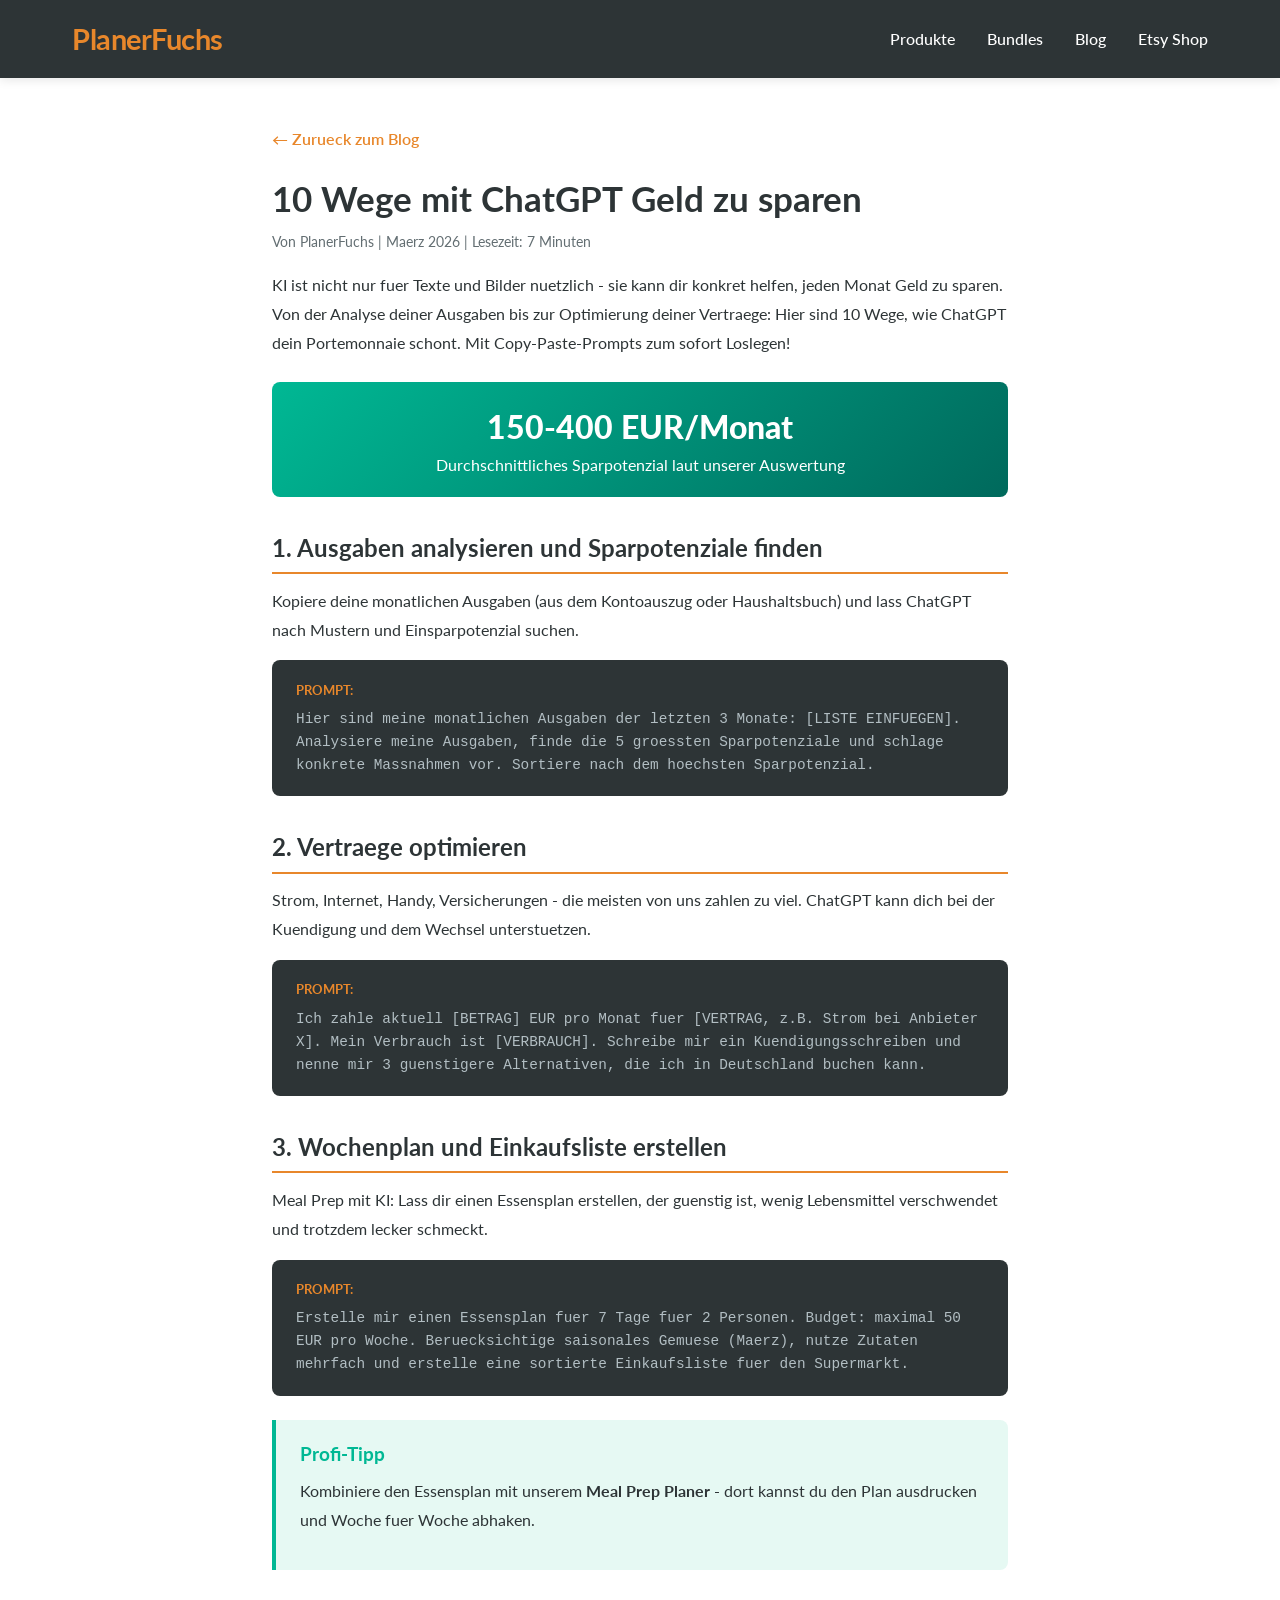
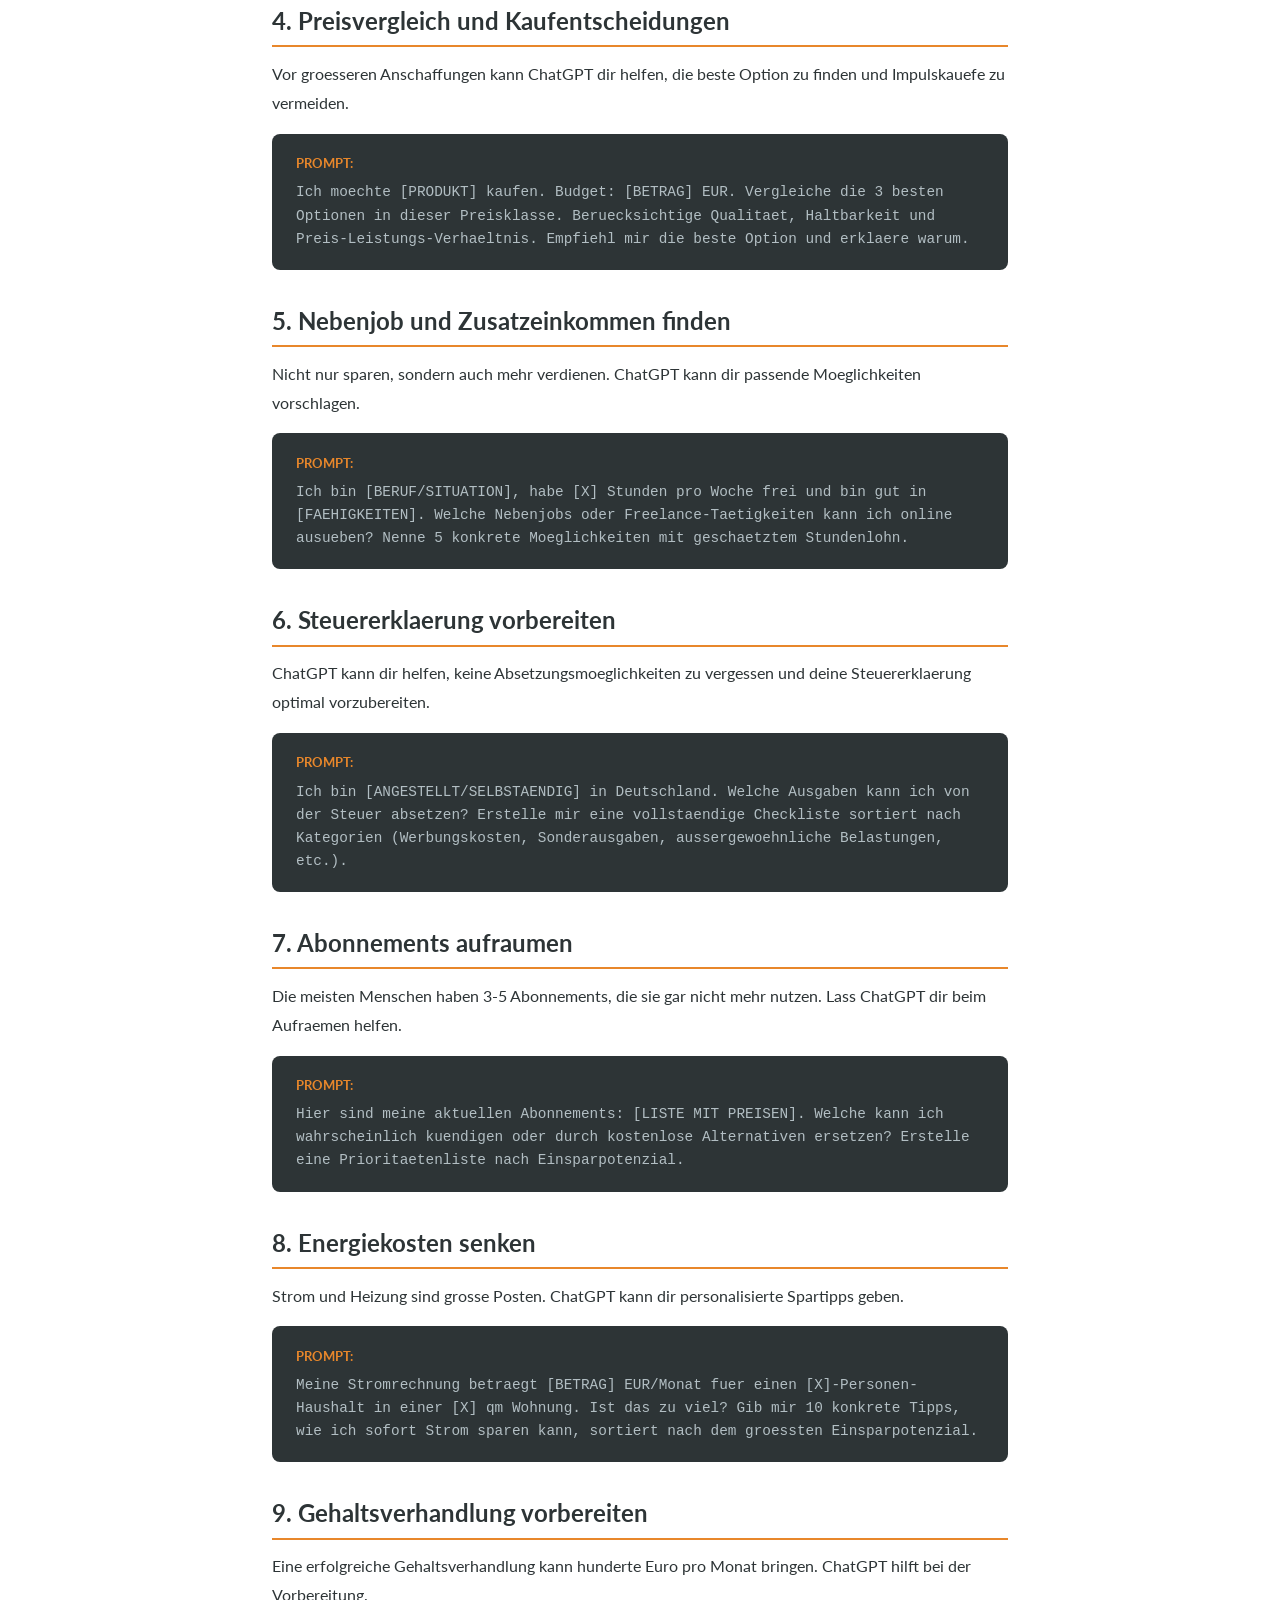
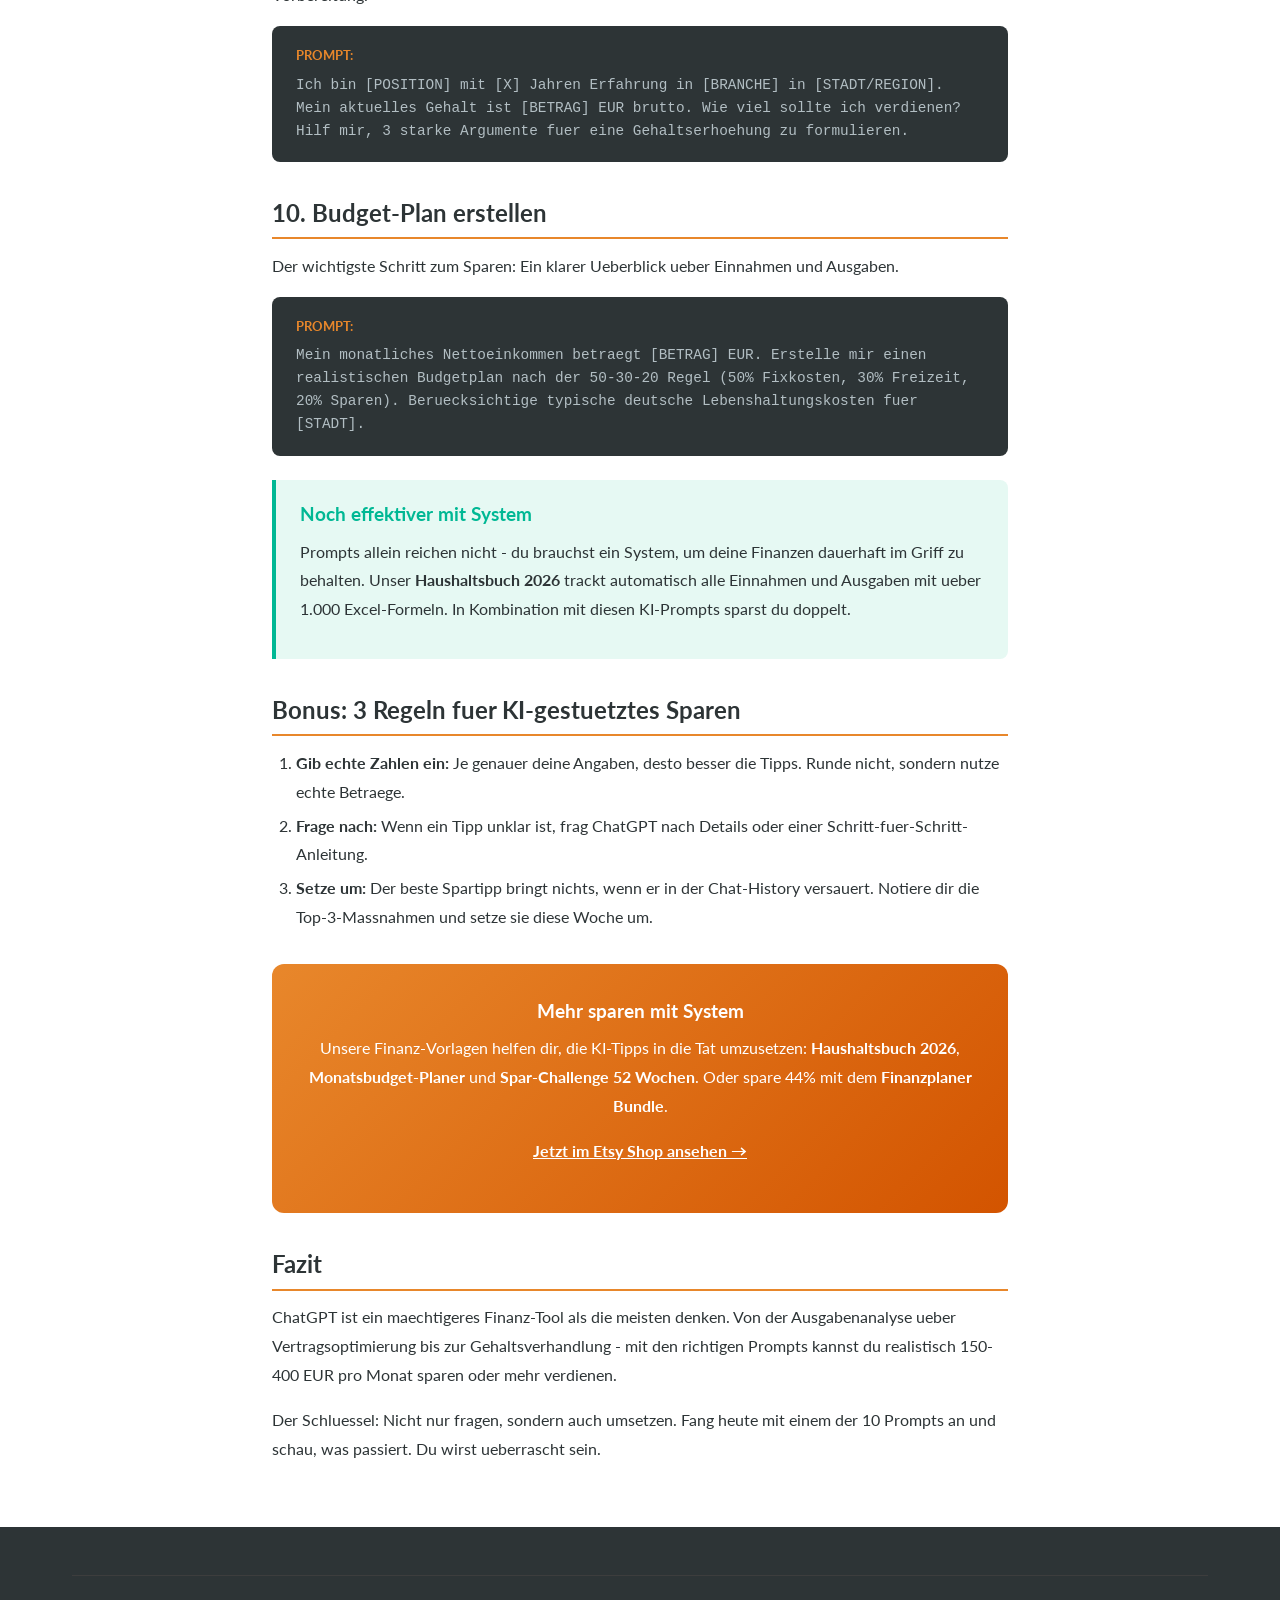
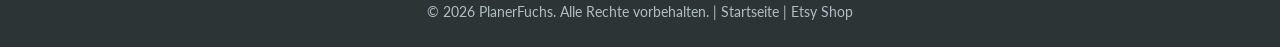
<file: blog/sparen-mit-chatgpt.html>
<!DOCTYPE html>
<html lang="de">
<head>
  <meta charset="UTF-8">
  <meta name="viewport" content="width=device-width, initial-scale=1.0">
  <title>10 Wege mit ChatGPT Geld zu sparen | PlanerFuchs Blog</title>
  <meta name="description" content="Mit ChatGPT jeden Monat Geld sparen: 10 konkrete Wege von Vertragsoptimierung bis Einkaufsplanung. Inklusive Copy-Paste Prompts auf Deutsch.">
  <meta name="keywords" content="ChatGPT Geld sparen, KI Spartipps, ChatGPT Finanzen, Geld sparen mit KI, ChatGPT Prompts deutsch, Haushaltsbuch KI">
  <meta name="author" content="PlanerFuchs">
  <meta property="og:title" content="10 Wege mit ChatGPT Geld zu sparen">
  <meta property="og:description" content="KI kann dir helfen, jeden Monat hunderte Euro zu sparen. Diese 10 Prompts zeigen wie.">
  <meta property="og:type" content="article">
  <link rel="preconnect" href="https://fonts.googleapis.com">
  <link href="https://fonts.googleapis.com/css2?family=Lato:wght@400;700;900&display=swap" rel="stylesheet">
  <link rel="stylesheet" href="../css/style.css">
  <style>
    .article { max-width: 800px; margin: 0 auto; padding: 3rem 2rem; }
    .article h1 { font-size: 2.2rem; margin-bottom: 0.5rem; line-height: 1.3; }
    .article-meta { color: var(--gray); font-size: 0.9rem; margin-bottom: 2rem; }
    .article h2 { font-size: 1.5rem; margin: 2rem 0 0.8rem; color: var(--dark); border-bottom: 2px solid var(--orange); padding-bottom: 0.3rem; }
    .article h3 { font-size: 1.2rem; margin: 1.5rem 0 0.5rem; color: var(--blue); }
    .article p { margin-bottom: 1rem; line-height: 1.8; }
    .article ul, .article ol { margin: 0.5rem 0 1.5rem 1.5rem; line-height: 1.8; }
    .article li { margin-bottom: 0.3rem; }
    .prompt-box { background: var(--dark); color: #b2bec3; padding: 1.2rem 1.5rem; margin: 1rem 0 1.5rem; border-radius: 8px; font-family: monospace; font-size: 0.9rem; line-height: 1.6; white-space: pre-wrap; }
    .prompt-label { color: var(--orange); font-weight: 700; font-family: 'Lato', sans-serif; display: block; margin-bottom: 0.5rem; font-size: 0.8rem; }
    .savings-highlight { background: linear-gradient(135deg, var(--teal), #00695c); color: var(--white); padding: 1.2rem 1.5rem; margin: 1.5rem 0; border-radius: 8px; text-align: center; }
    .savings-highlight .amount { font-size: 2rem; font-weight: 900; display: block; }
    .tip-box { background: #e6f9f3; border-left: 4px solid var(--teal); padding: 1.2rem 1.5rem; margin: 1.5rem 0; border-radius: 0 8px 8px 0; }
    .tip-box h3 { margin-top: 0; color: var(--teal); }
    .cta-box { background: linear-gradient(135deg, var(--orange), #d35400); color: var(--white); padding: 2rem; border-radius: 12px; text-align: center; margin: 2rem 0; }
    .cta-box h3 { color: var(--white); margin-top: 0; }
    .cta-box a { color: var(--white); text-decoration: underline; font-weight: 700; }
    .back-link { display: inline-block; margin-bottom: 1.5rem; color: var(--orange); font-weight: 600; }
  </style>
</head>
<body>

<nav class="navbar">
  <div class="container">
    <a href="../" class="logo">PlanerFuchs</a>
    <ul class="nav-links">
      <li><a href="../#produkte">Produkte</a></li>
      <li><a href="../#bundles">Bundles</a></li>
      <li><a href="../#blog">Blog</a></li>
      <li><a href="https://www.etsy.com/shop/PlanerFuchs" target="_blank" rel="noopener">Etsy Shop</a></li>
    </ul>
  </div>
</nav>

<div class="article">
  <a href="../#blog" class="back-link">&larr; Zurueck zum Blog</a>

  <h1>10 Wege mit ChatGPT Geld zu sparen</h1>
  <p class="article-meta">Von PlanerFuchs | Maerz 2026 | Lesezeit: 7 Minuten</p>

  <p>KI ist nicht nur fuer Texte und Bilder nuetzlich - sie kann dir konkret helfen, jeden Monat Geld zu sparen. Von der Analyse deiner Ausgaben bis zur Optimierung deiner Vertraege: Hier sind 10 Wege, wie ChatGPT dein Portemonnaie schont. Mit Copy-Paste-Prompts zum sofort Loslegen!</p>

  <div class="savings-highlight">
    <span class="amount">150-400 EUR/Monat</span>
    Durchschnittliches Sparpotenzial laut unserer Auswertung
  </div>

  <h2>1. Ausgaben analysieren und Sparpotenziale finden</h2>
  <p>Kopiere deine monatlichen Ausgaben (aus dem Kontoauszug oder Haushaltsbuch) und lass ChatGPT nach Mustern und Einsparpotenzial suchen.</p>
  <div class="prompt-box"><span class="prompt-label">PROMPT:</span>Hier sind meine monatlichen Ausgaben der letzten 3 Monate: [LISTE EINFUEGEN]. Analysiere meine Ausgaben, finde die 5 groessten Sparpotenziale und schlage konkrete Massnahmen vor. Sortiere nach dem hoechsten Sparpotenzial.</div>

  <h2>2. Vertraege optimieren</h2>
  <p>Strom, Internet, Handy, Versicherungen - die meisten von uns zahlen zu viel. ChatGPT kann dich bei der Kuendigung und dem Wechsel unterstuetzen.</p>
  <div class="prompt-box"><span class="prompt-label">PROMPT:</span>Ich zahle aktuell [BETRAG] EUR pro Monat fuer [VERTRAG, z.B. Strom bei Anbieter X]. Mein Verbrauch ist [VERBRAUCH]. Schreibe mir ein Kuendigungsschreiben und nenne mir 3 guenstigere Alternativen, die ich in Deutschland buchen kann.</div>

  <h2>3. Wochenplan und Einkaufsliste erstellen</h2>
  <p>Meal Prep mit KI: Lass dir einen Essensplan erstellen, der guenstig ist, wenig Lebensmittel verschwendet und trotzdem lecker schmeckt.</p>
  <div class="prompt-box"><span class="prompt-label">PROMPT:</span>Erstelle mir einen Essensplan fuer 7 Tage fuer 2 Personen. Budget: maximal 50 EUR pro Woche. Beruecksichtige saisonales Gemuese (Maerz), nutze Zutaten mehrfach und erstelle eine sortierte Einkaufsliste fuer den Supermarkt.</div>

  <div class="tip-box">
    <h3>Profi-Tipp</h3>
    <p>Kombiniere den Essensplan mit unserem <strong>Meal Prep Planer</strong> - dort kannst du den Plan ausdrucken und Woche fuer Woche abhaken.</p>
  </div>

  <h2>4. Preisvergleich und Kaufentscheidungen</h2>
  <p>Vor groesseren Anschaffungen kann ChatGPT dir helfen, die beste Option zu finden und Impulskauefe zu vermeiden.</p>
  <div class="prompt-box"><span class="prompt-label">PROMPT:</span>Ich moechte [PRODUKT] kaufen. Budget: [BETRAG] EUR. Vergleiche die 3 besten Optionen in dieser Preisklasse. Beruecksichtige Qualitaet, Haltbarkeit und Preis-Leistungs-Verhaeltnis. Empfiehl mir die beste Option und erklaere warum.</div>

  <h2>5. Nebenjob und Zusatzeinkommen finden</h2>
  <p>Nicht nur sparen, sondern auch mehr verdienen. ChatGPT kann dir passende Moeglichkeiten vorschlagen.</p>
  <div class="prompt-box"><span class="prompt-label">PROMPT:</span>Ich bin [BERUF/SITUATION], habe [X] Stunden pro Woche frei und bin gut in [FAEHIGKEITEN]. Welche Nebenjobs oder Freelance-Taetigkeiten kann ich online ausueben? Nenne 5 konkrete Moeglichkeiten mit geschaetztem Stundenlohn.</div>

  <h2>6. Steuererklaerung vorbereiten</h2>
  <p>ChatGPT kann dir helfen, keine Absetzungsmoeglichkeiten zu vergessen und deine Steuererklaerung optimal vorzubereiten.</p>
  <div class="prompt-box"><span class="prompt-label">PROMPT:</span>Ich bin [ANGESTELLT/SELBSTAENDIG] in Deutschland. Welche Ausgaben kann ich von der Steuer absetzen? Erstelle mir eine vollstaendige Checkliste sortiert nach Kategorien (Werbungskosten, Sonderausgaben, aussergewoehnliche Belastungen, etc.).</div>

  <h2>7. Abonnements aufraumen</h2>
  <p>Die meisten Menschen haben 3-5 Abonnements, die sie gar nicht mehr nutzen. Lass ChatGPT dir beim Aufraemen helfen.</p>
  <div class="prompt-box"><span class="prompt-label">PROMPT:</span>Hier sind meine aktuellen Abonnements: [LISTE MIT PREISEN]. Welche kann ich wahrscheinlich kuendigen oder durch kostenlose Alternativen ersetzen? Erstelle eine Prioritaetenliste nach Einsparpotenzial.</div>

  <h2>8. Energiekosten senken</h2>
  <p>Strom und Heizung sind grosse Posten. ChatGPT kann dir personalisierte Spartipps geben.</p>
  <div class="prompt-box"><span class="prompt-label">PROMPT:</span>Meine Stromrechnung betraegt [BETRAG] EUR/Monat fuer einen [X]-Personen-Haushalt in einer [X] qm Wohnung. Ist das zu viel? Gib mir 10 konkrete Tipps, wie ich sofort Strom sparen kann, sortiert nach dem groessten Einsparpotenzial.</div>

  <h2>9. Gehaltsverhandlung vorbereiten</h2>
  <p>Eine erfolgreiche Gehaltsverhandlung kann hunderte Euro pro Monat bringen. ChatGPT hilft bei der Vorbereitung.</p>
  <div class="prompt-box"><span class="prompt-label">PROMPT:</span>Ich bin [POSITION] mit [X] Jahren Erfahrung in [BRANCHE] in [STADT/REGION]. Mein aktuelles Gehalt ist [BETRAG] EUR brutto. Wie viel sollte ich verdienen? Hilf mir, 3 starke Argumente fuer eine Gehaltserhoehung zu formulieren.</div>

  <h2>10. Budget-Plan erstellen</h2>
  <p>Der wichtigste Schritt zum Sparen: Ein klarer Ueberblick ueber Einnahmen und Ausgaben.</p>
  <div class="prompt-box"><span class="prompt-label">PROMPT:</span>Mein monatliches Nettoeinkommen betraegt [BETRAG] EUR. Erstelle mir einen realistischen Budgetplan nach der 50-30-20 Regel (50% Fixkosten, 30% Freizeit, 20% Sparen). Beruecksichtige typische deutsche Lebenshaltungskosten fuer [STADT].</div>

  <div class="tip-box">
    <h3>Noch effektiver mit System</h3>
    <p>Prompts allein reichen nicht - du brauchst ein System, um deine Finanzen dauerhaft im Griff zu behalten. Unser <strong>Haushaltsbuch 2026</strong> trackt automatisch alle Einnahmen und Ausgaben mit ueber 1.000 Excel-Formeln. In Kombination mit diesen KI-Prompts sparst du doppelt.</p>
  </div>

  <h2>Bonus: 3 Regeln fuer KI-gestuetztes Sparen</h2>
  <ol>
    <li><strong>Gib echte Zahlen ein:</strong> Je genauer deine Angaben, desto besser die Tipps. Runde nicht, sondern nutze echte Betraege.</li>
    <li><strong>Frage nach:</strong> Wenn ein Tipp unklar ist, frag ChatGPT nach Details oder einer Schritt-fuer-Schritt-Anleitung.</li>
    <li><strong>Setze um:</strong> Der beste Spartipp bringt nichts, wenn er in der Chat-History versauert. Notiere dir die Top-3-Massnahmen und setze sie diese Woche um.</li>
  </ol>

  <div class="cta-box">
    <h3>Mehr sparen mit System</h3>
    <p>Unsere Finanz-Vorlagen helfen dir, die KI-Tipps in die Tat umzusetzen: <strong>Haushaltsbuch 2026</strong>, <strong>Monatsbudget-Planer</strong> und <strong>Spar-Challenge 52 Wochen</strong>. Oder spare 44% mit dem <strong>Finanzplaner Bundle</strong>.</p>
    <p><a href="https://www.etsy.com/shop/PlanerFuchs">Jetzt im Etsy Shop ansehen &rarr;</a></p>
  </div>

  <h2>Fazit</h2>
  <p>ChatGPT ist ein maechtigeres Finanz-Tool als die meisten denken. Von der Ausgabenanalyse ueber Vertragsoptimierung bis zur Gehaltsverhandlung - mit den richtigen Prompts kannst du realistisch 150-400 EUR pro Monat sparen oder mehr verdienen.</p>
  <p>Der Schluessel: Nicht nur fragen, sondern auch umsetzen. Fang heute mit einem der 10 Prompts an und schau, was passiert. Du wirst ueberrascht sein.</p>

</div>

<footer class="footer">
  <div class="container">
    <div class="footer-bottom">
      &copy; 2026 PlanerFuchs. Alle Rechte vorbehalten. | <a href="../">Startseite</a> | <a href="https://www.etsy.com/shop/PlanerFuchs" target="_blank" rel="noopener">Etsy Shop</a>
    </div>
  </div>
</footer>

</body>
</html>
</file>
<file: css/style.css>
/* PlanerFuchs Website - Styles */
:root {
  --orange: #E8872B;
  --dark: #2D3436;
  --blue: #2E86AB;
  --teal: #00b894;
  --light: #f8f9fa;
  --white: #ffffff;
  --gray: #636e72;
  --red: #e74c3c;
}

* { margin: 0; padding: 0; box-sizing: border-box; }

body {
  font-family: 'Lato', 'Segoe UI', sans-serif;
  color: var(--dark);
  line-height: 1.6;
  background: var(--white);
}

a { color: var(--blue); text-decoration: none; }
a:hover { color: var(--orange); }

/* Navigation */
.navbar {
  background: var(--dark);
  padding: 1rem 0;
  position: sticky;
  top: 0;
  z-index: 100;
  box-shadow: 0 2px 10px rgba(0,0,0,0.1);
}
.navbar .container {
  display: flex;
  justify-content: space-between;
  align-items: center;
}
.logo {
  color: var(--orange);
  font-size: 1.8rem;
  font-weight: 700;
  letter-spacing: -0.5px;
}
.nav-links { list-style: none; display: flex; gap: 2rem; }
.nav-links a { color: var(--white); font-weight: 500; transition: color 0.3s; }
.nav-links a:hover { color: var(--orange); }

.container { max-width: 1200px; margin: 0 auto; padding: 0 2rem; }

/* Hero */
.hero {
  background: linear-gradient(135deg, var(--dark) 0%, #1a1a2e 100%);
  color: var(--white);
  padding: 6rem 0;
  text-align: center;
}
.hero h1 {
  font-size: 3rem;
  margin-bottom: 1rem;
  line-height: 1.2;
}
.hero h1 span { color: var(--orange); }
.hero p {
  font-size: 1.3rem;
  color: #b2bec3;
  max-width: 700px;
  margin: 0 auto 2rem;
}
.hero-cta {
  display: inline-block;
  background: var(--orange);
  color: var(--white);
  padding: 1rem 2.5rem;
  border-radius: 50px;
  font-size: 1.1rem;
  font-weight: 700;
  transition: transform 0.3s, box-shadow 0.3s;
}
.hero-cta:hover {
  transform: translateY(-2px);
  box-shadow: 0 8px 25px rgba(232,135,43,0.4);
  color: var(--white);
}

/* Stats Bar */
.stats-bar {
  background: var(--orange);
  padding: 1.5rem 0;
  text-align: center;
}
.stats-grid {
  display: flex;
  justify-content: center;
  gap: 4rem;
  flex-wrap: wrap;
}
.stat { color: var(--white); }
.stat-number { font-size: 2rem; font-weight: 700; }
.stat-label { font-size: 0.9rem; opacity: 0.9; }

/* Section */
.section {
  padding: 5rem 0;
}
.section-title {
  text-align: center;
  font-size: 2.2rem;
  margin-bottom: 0.5rem;
}
.section-subtitle {
  text-align: center;
  color: var(--gray);
  font-size: 1.1rem;
  margin-bottom: 3rem;
}
.section--gray { background: var(--light); }

/* Product Grid */
.products-grid {
  display: grid;
  grid-template-columns: repeat(auto-fill, minmax(340px, 1fr));
  gap: 2rem;
}

/* Product Card */
.product-card {
  background: var(--white);
  border-radius: 16px;
  overflow: hidden;
  box-shadow: 0 4px 15px rgba(0,0,0,0.08);
  transition: transform 0.3s, box-shadow 0.3s;
  display: flex;
  flex-direction: column;
}
.product-card:hover {
  transform: translateY(-5px);
  box-shadow: 0 12px 35px rgba(0,0,0,0.15);
}
.product-card__badge {
  position: absolute;
  top: 1rem;
  right: 1rem;
  background: var(--orange);
  color: var(--white);
  padding: 0.3rem 0.8rem;
  border-radius: 20px;
  font-size: 0.8rem;
  font-weight: 700;
}
.product-card__header {
  background: linear-gradient(135deg, var(--dark), #1a1a2e);
  padding: 2rem;
  position: relative;
  min-height: 120px;
  display: flex;
  align-items: center;
  justify-content: center;
}
.product-card__header--finance { background: linear-gradient(135deg, var(--teal), #00695c); }
.product-card__header--career { background: linear-gradient(135deg, var(--dark), #34495e); }
.product-card__header--business { background: linear-gradient(135deg, var(--blue), #1a5276); }
.product-card__header--lifestyle { background: linear-gradient(135deg, #00b894, #00cec9); }
.product-card__header--ki { background: linear-gradient(135deg, var(--orange), #d35400); }
.product-card__header--compliance { background: linear-gradient(135deg, #e74c3c, #c0392b); }
.product-card__header--bundle { background: linear-gradient(135deg, var(--orange), var(--teal)); }

.product-card__icon {
  font-size: 2.5rem;
  color: var(--white);
  text-align: center;
}
.product-card__format {
  position: absolute;
  bottom: 0.8rem;
  left: 1rem;
  background: rgba(255,255,255,0.2);
  color: var(--white);
  padding: 0.2rem 0.6rem;
  border-radius: 4px;
  font-size: 0.75rem;
  font-weight: 600;
}
.product-card__body {
  padding: 1.5rem;
  flex: 1;
  display: flex;
  flex-direction: column;
}
.product-card__title {
  font-size: 1.2rem;
  font-weight: 700;
  margin-bottom: 0.5rem;
}
.product-card__desc {
  color: var(--gray);
  font-size: 0.95rem;
  margin-bottom: 1rem;
  flex: 1;
}
.product-card__footer {
  display: flex;
  justify-content: space-between;
  align-items: center;
  padding-top: 1rem;
  border-top: 1px solid #eee;
}
.product-card__price {
  font-size: 1.4rem;
  font-weight: 700;
  color: var(--orange);
}
.product-card__price--old {
  font-size: 0.9rem;
  color: var(--gray);
  text-decoration: line-through;
  margin-right: 0.5rem;
}
.product-card__btn {
  background: var(--orange);
  color: var(--white);
  padding: 0.6rem 1.5rem;
  border-radius: 25px;
  font-weight: 600;
  font-size: 0.9rem;
  transition: background 0.3s;
}
.product-card__btn:hover {
  background: #d4740e;
  color: var(--white);
}

/* Category Filter */
.filter-bar {
  display: flex;
  justify-content: center;
  gap: 0.8rem;
  margin-bottom: 2.5rem;
  flex-wrap: wrap;
}
.filter-btn {
  background: var(--light);
  border: 2px solid transparent;
  padding: 0.5rem 1.2rem;
  border-radius: 25px;
  cursor: pointer;
  font-weight: 600;
  font-size: 0.9rem;
  color: var(--dark);
  transition: all 0.3s;
}
.filter-btn:hover, .filter-btn.active {
  background: var(--orange);
  color: var(--white);
}

/* Blog Section */
.blog-grid {
  display: grid;
  grid-template-columns: repeat(auto-fill, minmax(350px, 1fr));
  gap: 2rem;
}
.blog-card {
  background: var(--white);
  border-radius: 12px;
  overflow: hidden;
  box-shadow: 0 4px 15px rgba(0,0,0,0.08);
  transition: transform 0.3s;
}
.blog-card:hover { transform: translateY(-3px); }
.blog-card__header {
  padding: 2rem;
  background: var(--dark);
  color: var(--white);
}
.blog-card__tag {
  display: inline-block;
  background: var(--orange);
  color: var(--white);
  padding: 0.2rem 0.6rem;
  border-radius: 4px;
  font-size: 0.75rem;
  font-weight: 600;
  margin-bottom: 0.5rem;
}
.blog-card__title { font-size: 1.2rem; font-weight: 700; }
.blog-card__body { padding: 1.5rem; }
.blog-card__excerpt { color: var(--gray); font-size: 0.95rem; margin-bottom: 1rem; }
.blog-card__link { color: var(--orange); font-weight: 600; }

/* About */
.about-content {
  display: grid;
  grid-template-columns: 1fr 1fr;
  gap: 4rem;
  align-items: center;
}
.about-text h3 {
  font-size: 1.8rem;
  margin-bottom: 1rem;
}
.about-text p { color: var(--gray); margin-bottom: 1rem; }
.about-stats {
  display: grid;
  grid-template-columns: 1fr 1fr;
  gap: 1.5rem;
}
.about-stat {
  background: var(--light);
  padding: 1.5rem;
  border-radius: 12px;
  text-align: center;
}
.about-stat__number { font-size: 2rem; font-weight: 700; color: var(--orange); }
.about-stat__label { color: var(--gray); font-size: 0.9rem; }

/* Footer */
.footer {
  background: var(--dark);
  color: #b2bec3;
  padding: 3rem 0 1.5rem;
}
.footer-grid {
  display: grid;
  grid-template-columns: repeat(3, 1fr);
  gap: 3rem;
  margin-bottom: 2rem;
}
.footer h4 { color: var(--white); margin-bottom: 1rem; }
.footer ul { list-style: none; }
.footer li { margin-bottom: 0.5rem; }
.footer a { color: #b2bec3; }
.footer a:hover { color: var(--orange); }
.footer-bottom {
  text-align: center;
  padding-top: 1.5rem;
  border-top: 1px solid #3d3d3d;
  font-size: 0.9rem;
}

/* Responsive */
@media (max-width: 768px) {
  .hero h1 { font-size: 2rem; }
  .hero p { font-size: 1.1rem; }
  .products-grid { grid-template-columns: 1fr; }
  .blog-grid { grid-template-columns: 1fr; }
  .about-content { grid-template-columns: 1fr; }
  .footer-grid { grid-template-columns: 1fr; }
  .nav-links { display: none; }
  .stats-grid { gap: 2rem; }
  .filter-bar { gap: 0.4rem; }
  .filter-btn { font-size: 0.8rem; padding: 0.4rem 0.8rem; }
}
</file>
